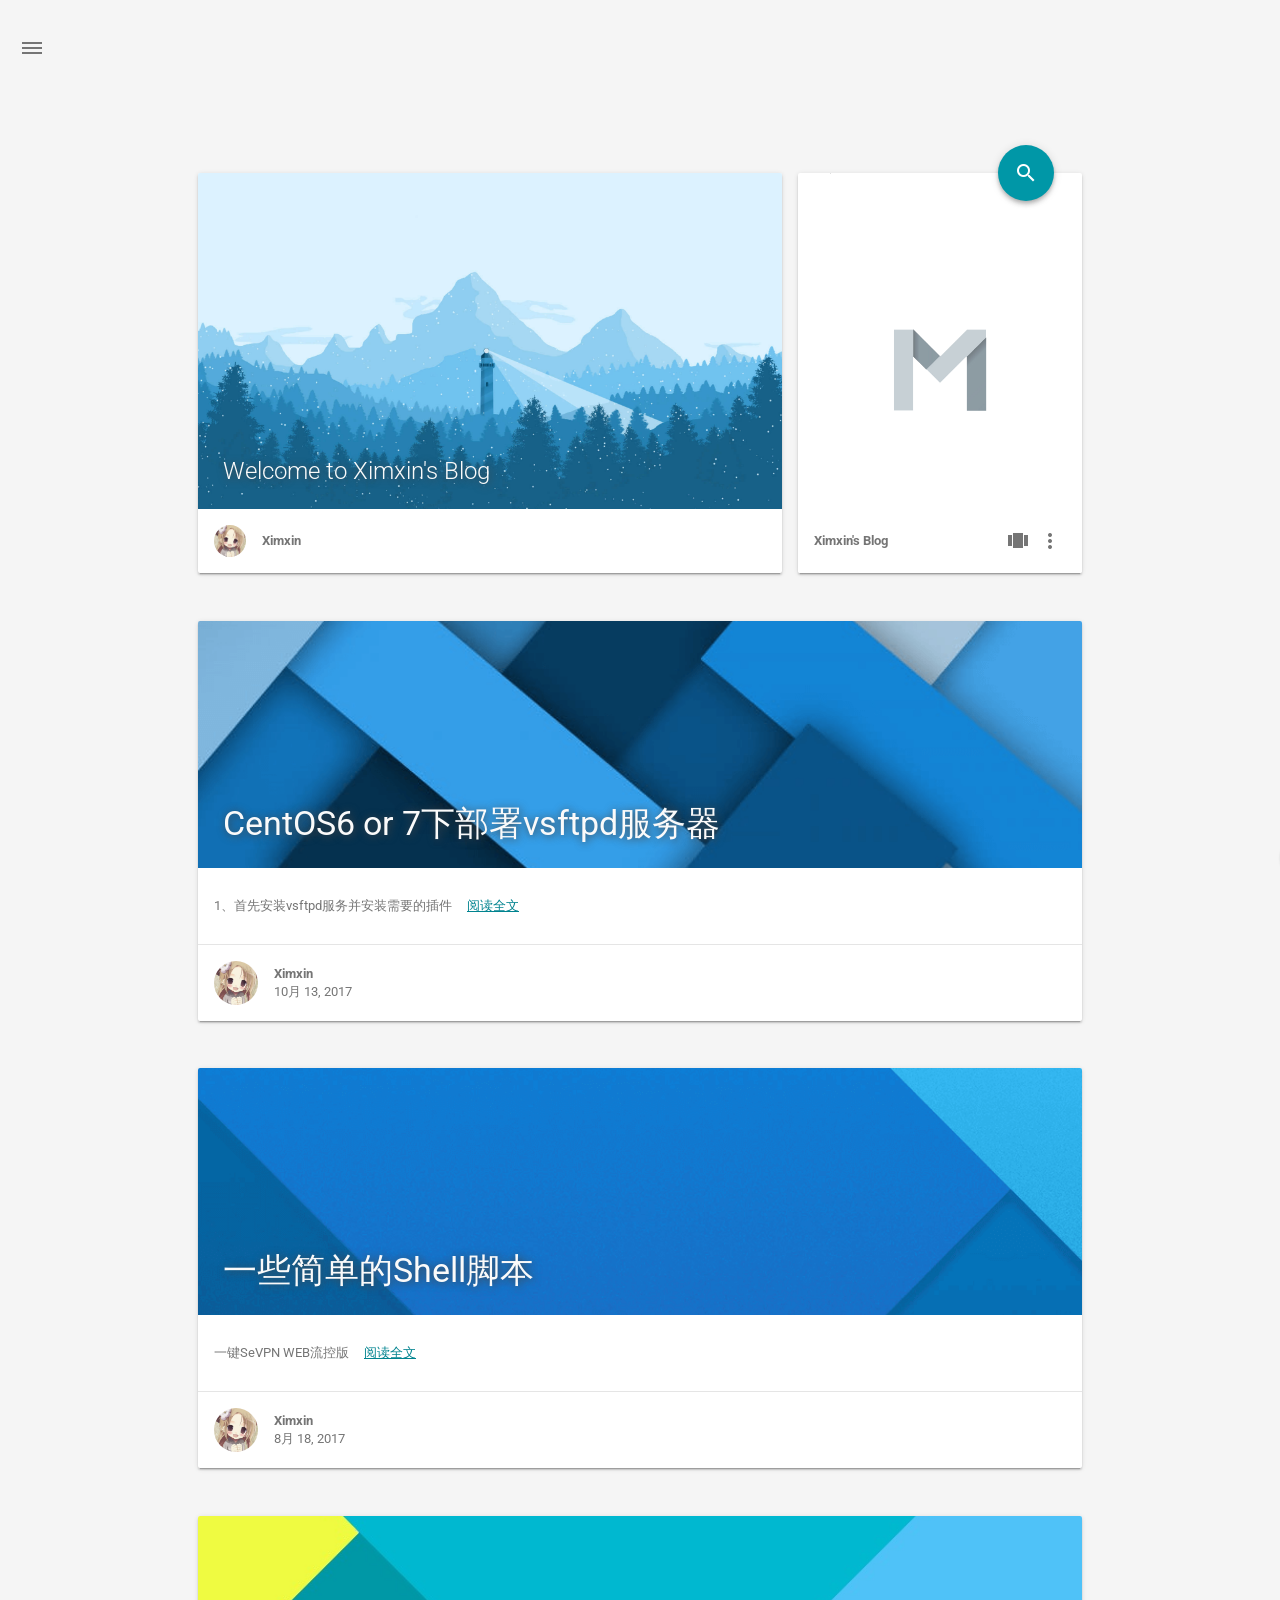
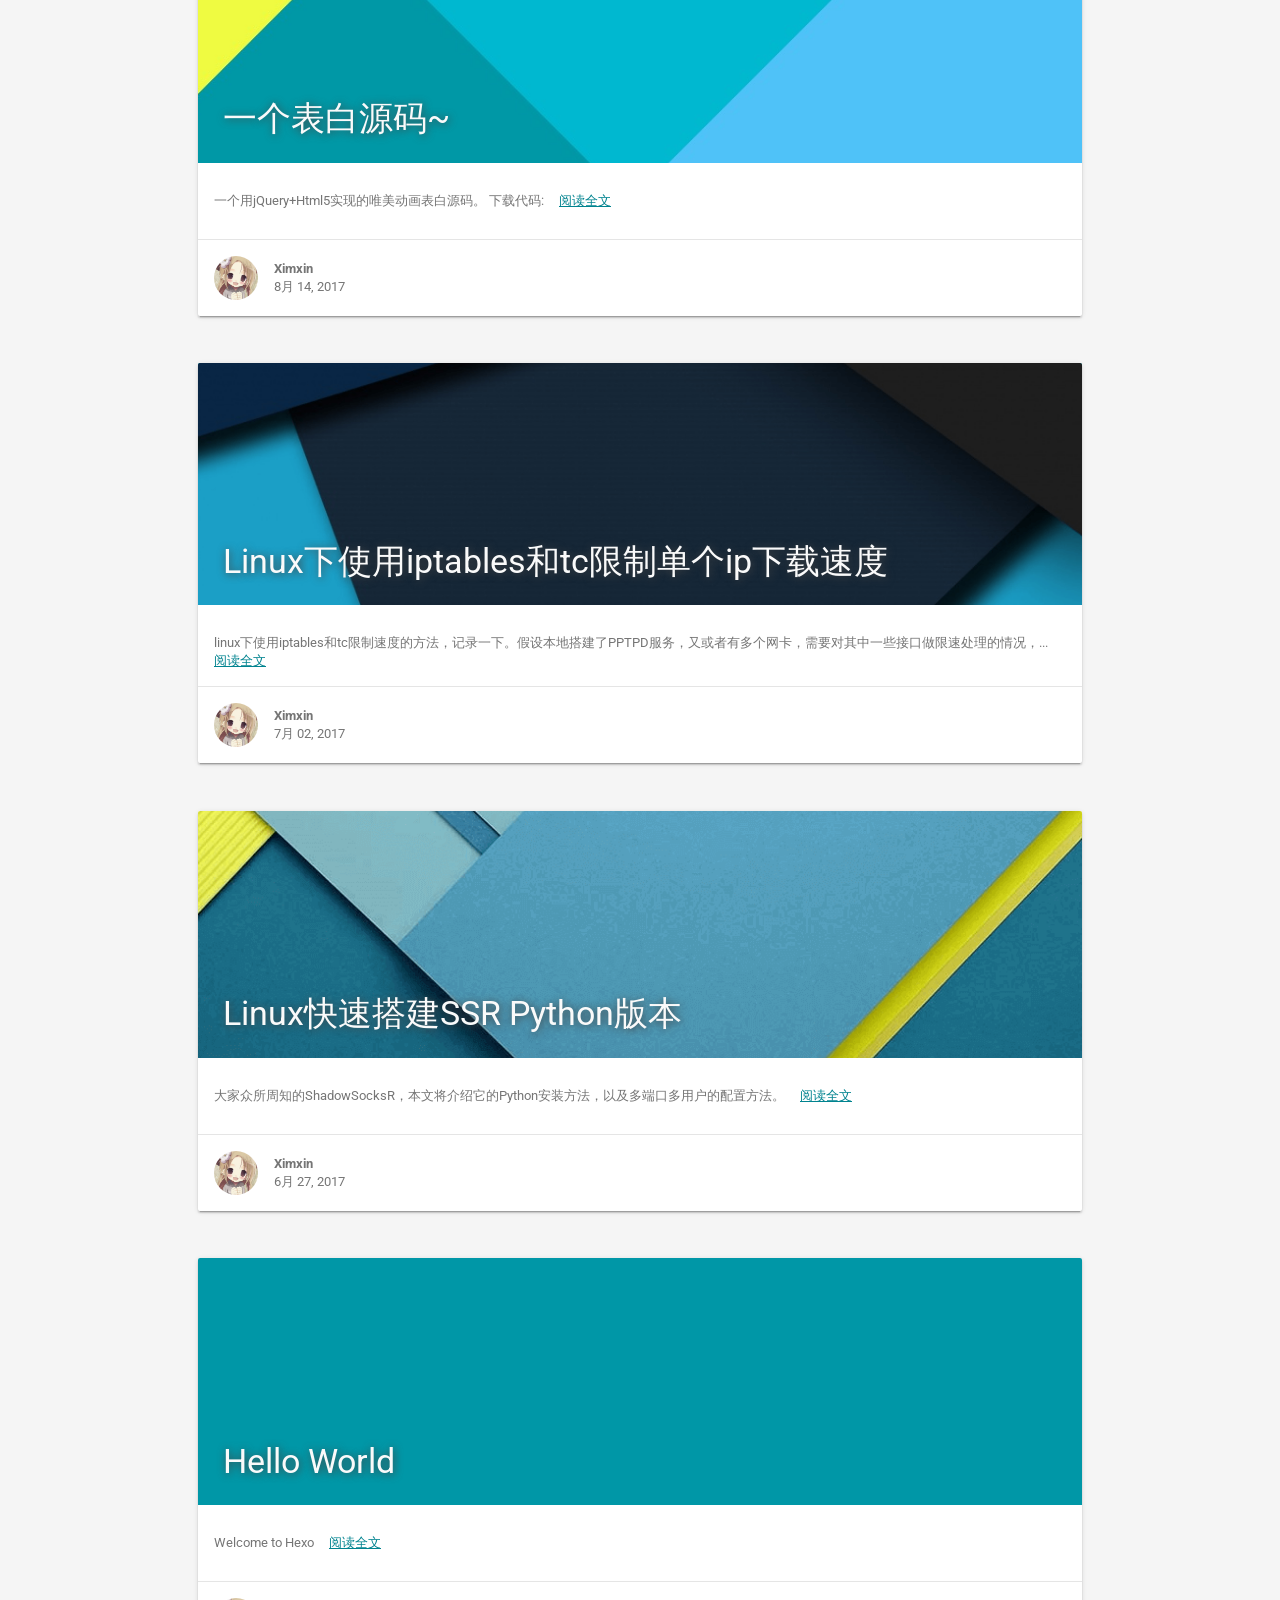
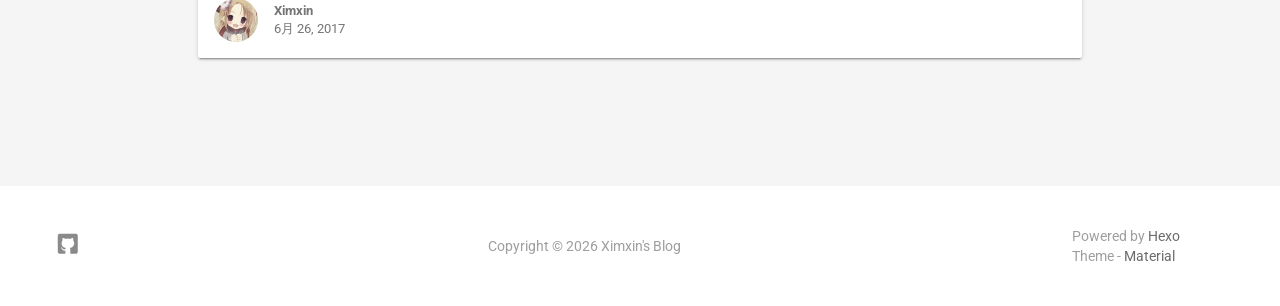
<file: index.html>
<!DOCTYPE html>
<html style="display: none;" lang="zh">
    <head>
    <meta charset="utf-8">
    <!--
        © Material Theme
        https://github.com/viosey/hexo-theme-material
        Version: 1.4.0 -->
    <script>window.materialVersion = "1.4.0"</script>

    <!-- Title -->
    
    <title>
        
        Ximxin&#39;s Blog
    </title>

    <!-- dns prefetch -->
    <meta http-equiv="x-dns-prefetch-control" content="on">
    
    
    
    
    
    
    
    
    
    

    <!-- Meta & Info -->
    <meta http-equiv="X-UA-Compatible">
    <meta name="viewport" content="width=device-width, initial-scale=1, user-scalable=no">
    <meta name="theme-color" content="#0097A7">
    <meta name="author" content="Ximxin">
    <meta name="description" itemprop="description" content="">
    <meta name="keywords" content="Ximxin&#39;s Blog">

    <!-- Site Verification -->
    
    

    <!-- Favicons -->
    <link rel="icon shortcut" type="image/ico" href="/img/favicon.png">
    <link rel="icon" sizes="192x192" href="/img/favicon.png">
    <link rel="apple-touch-icon" href="/img/favicon.png">

    <!--iOS -->
    <meta name="apple-mobile-web-app-title" content="Title">
    <meta name="apple-mobile-web-app-capable" content="yes">
    <meta name="apple-mobile-web-app-status-bar-style" content="black">
    <meta name="HandheldFriendly" content="True">
    <meta name="MobileOptimized" content="480">

    <!-- Add to homescreen for Chrome on Android -->
    <meta name="mobile-web-app-capable" content="yes">

    <!-- Add to homescreen for Safari on iOS -->
    <meta name="apple-mobile-web-app-capable" content="yes">
    <meta name="apple-mobile-web-app-status-bar-style" content="black">
    <meta name="apple-mobile-web-app-title" content="Ximxin&#39;s Blog">

    <!-- The Open Graph protocol -->
    <meta property="og:url" content="http://blog.xmxin.top">
    <meta property="og:type" content="blog">
    <meta property="og:title" content="Ximxin&#39;s Blog">
    <meta property="og:image" content="/img/favicon.png" />
    <meta property="og:description" content="">
    

    

    <!-- The Twitter Card protocol -->
    <meta name="twitter:title" content="Ximxin&#39;s Blog">
    <meta name="twitter:description" content="">
    <meta name="twitter:image" content="/img/favicon.png">
    <meta name="twitter:card" content="summary_large_image" />
    <meta name="twitter:url" content="http://blog.xmxin.top" />

    <!-- Add canonical link for SEO -->
    
        <link rel="canonical" href="http://blog.xmxin.top" />
    

    <!-- Structured-data for SEO -->
    
        
<script type="application/ld+json">
{
    "@context": "http://schema.org",
    "@type": "Website",
    "publisher": {
        "@type": "Organization",
        "name": "Ximxin&#39;s Blog",
        "logo": "/img/favicon.png"
    },
    "url": "http://blog.xmxin.top/index.html",
    "image": {
        "@type": "ImageObject",
        "url": "/img/favicon.png"
    },
    "mainEntityOfPage": {
        "@type": "WebPage",
        "@id": "http://blog.xmxin.top"
    },
    "description": ""
}
</script>




    

    <!--[if lte IE 9]>
        <link rel="stylesheet" href="/css/ie-blocker.css">

        
            <script src="/js/ie-blocker.zhCN.js"></script>
        
    <![endif]-->

    <!-- Import lsloader -->
    <script>(function(){window.lsloader={jsRunSequence:[],jsnamemap:{},cssnamemap:{}};lsloader.removeLS=function(key){try{localStorage.removeItem(key)}catch(e){}};lsloader.setLS=function(key,val){try{localStorage.setItem(key,val)}catch(e){}};lsloader.getLS=function(key){var val="";try{val=localStorage.getItem(key)}catch(e){val=""}return val};versionString="/*"+materialVersion+"*/";lsloader.clean=function(){try{var keys=[];for(var i=0;i<localStorage.length;i++){keys.push(localStorage.key(i))}keys.forEach(function(key){var data=lsloader.getLS(key);if(data&&data.indexOf(versionString)===-1){lsloader.removeLS(key)}})}catch(e){}};lsloader.clean();lsloader.load=function(jsname,jspath,cssonload){cssonload=cssonload||function(){};var code;code=this.getLS(jsname);if(code&&code.indexOf(versionString)===-1){this.removeLS(jsname);this.requestResource(jsname,jspath,cssonload);return}if(code){var versionNumber=code.split(versionString)[0];if(versionNumber!=jspath){console.log("reload:"+jspath);this.removeLS(jsname);this.requestResource(jsname,jspath,cssonload);return}code=code.split(versionString)[1];if(/\.js?.+$/.test(versionNumber)){this.jsRunSequence.push({name:jsname,code:code});this.runjs(jspath,jsname,code)}else{document.getElementById(jsname).appendChild(document.createTextNode(code));cssonload()}}else{this.requestResource(jsname,jspath,cssonload)}};lsloader.requestResource=function(name,path,cssonload){var that=this;if(/\.js?.+$/.test(path)){this.iojs(path,name,function(path,name,code){that.setLS(name,path+versionString+code);that.runjs(path,name,code)})}else if(/\.css?.+$/.test(path)){this.iocss(path,name,function(code){document.getElementById(name).appendChild(document.createTextNode(code));that.setLS(name,path+versionString+code)},cssonload)}};lsloader.iojs=function(path,jsname,callback){var that=this;that.jsRunSequence.push({name:jsname,code:""});try{var xhr=new XMLHttpRequest;xhr.open("get",path,true);xhr.onreadystatechange=function(){if(xhr.readyState==4){if(xhr.status>=200&&xhr.status<300||xhr.status==304){if(xhr.response!=""){callback(path,jsname,xhr.response);return}}that.jsfallback(path,jsname)}};xhr.send(null)}catch(e){that.jsfallback(path,jsname)}};lsloader.iocss=function(path,jsname,callback,cssonload){var that=this;try{var xhr=new XMLHttpRequest;xhr.open("get",path,true);xhr.onreadystatechange=function(){if(xhr.readyState==4){if(xhr.status>=200&&xhr.status<300||xhr.status==304){if(xhr.response!=""){callback(xhr.response);cssonload();return}}that.cssfallback(path,jsname,cssonload)}};xhr.send(null)}catch(e){that.cssfallback(path,jsname,cssonload)}};lsloader.iofonts=function(path,jsname,callback,cssonload){var that=this;try{var xhr=new XMLHttpRequest;xhr.open("get",path,true);xhr.onreadystatechange=function(){if(xhr.readyState==4){if(xhr.status>=200&&xhr.status<300||xhr.status==304){if(xhr.response!=""){callback(xhr.response);cssonload();return}}that.cssfallback(path,jsname,cssonload)}};xhr.send(null)}catch(e){that.cssfallback(path,jsname,cssonload)}};lsloader.runjs=function(path,name,code){if(!!name&&!!code){for(var k in this.jsRunSequence){if(this.jsRunSequence[k].name==name){this.jsRunSequence[k].code=code}}}if(!!this.jsRunSequence[0]&&!!this.jsRunSequence[0].code&&this.jsRunSequence[0].status!="failed"){var script=document.createElement("script");script.appendChild(document.createTextNode(this.jsRunSequence[0].code));script.type="text/javascript";document.getElementsByTagName("head")[0].appendChild(script);this.jsRunSequence.shift();if(this.jsRunSequence.length>0){this.runjs()}}else if(!!this.jsRunSequence[0]&&this.jsRunSequence[0].status=="failed"){var that=this;var script=document.createElement("script");script.src=this.jsRunSequence[0].path;script.type="text/javascript";this.jsRunSequence[0].status="loading";script.onload=function(){that.jsRunSequence.shift();if(that.jsRunSequence.length>0){that.runjs()}};document.body.appendChild(script)}};lsloader.tagLoad=function(path,name){this.jsRunSequence.push({name:name,code:"",path:path,status:"failed"});this.runjs()};lsloader.jsfallback=function(path,name){if(!!this.jsnamemap[name]){return}else{this.jsnamemap[name]=name}for(var k in this.jsRunSequence){if(this.jsRunSequence[k].name==name){this.jsRunSequence[k].code="";this.jsRunSequence[k].status="failed";this.jsRunSequence[k].path=path}}this.runjs()};lsloader.cssfallback=function(path,name,cssonload){if(!!this.cssnamemap[name]){return}else{this.cssnamemap[name]=1}var link=document.createElement("link");link.type="text/css";link.href=path;link.rel="stylesheet";link.onload=link.onerror=cssonload;var root=document.getElementsByTagName("script")[0];root.parentNode.insertBefore(link,root)};lsloader.runInlineScript=function(scriptId,codeId){var code=document.getElementById(codeId).innerText;this.jsRunSequence.push({name:scriptId,code:code});this.runjs()};lsloader.loadCombo=function(jslist){var updateList="";var requestingModules={};for(var k in jslist){var LS=this.getLS(jslist[k].name);if(!!LS){var version=LS.split(versionString)[0];var code=LS.split(versionString)[1]}else{var version=""}if(version==jslist[k].path){this.jsRunSequence.push({name:jslist[k].name,code:code,path:jslist[k].path})}else{this.jsRunSequence.push({name:jslist[k].name,code:null,path:jslist[k].path,status:"comboloading"});requestingModules[jslist[k].name]=true;updateList+=(updateList==""?"":";")+jslist[k].path}}var that=this;if(!!updateList){var xhr=new XMLHttpRequest;xhr.open("get",combo+updateList,true);xhr.onreadystatechange=function(){if(xhr.readyState==4){if(xhr.status>=200&&xhr.status<300||xhr.status==304){if(xhr.response!=""){that.runCombo(xhr.response,requestingModules);return}}else{for(var i in that.jsRunSequence){if(requestingModules[that.jsRunSequence[i].name]){that.jsRunSequence[i].status="failed"}}that.runjs()}}};xhr.send(null)}this.runjs()};lsloader.runCombo=function(comboCode,requestingModules){comboCode=comboCode.split("/*combojs*/");comboCode.shift();for(var k in this.jsRunSequence){if(!!requestingModules[this.jsRunSequence[k].name]&&!!comboCode[0]){this.jsRunSequence[k].status="comboJS";this.jsRunSequence[k].code=comboCode[0];this.setLS(this.jsRunSequence[k].name,this.jsRunSequence[k].path+versionString+comboCode[0]);comboCode.shift()}}this.runjs()}})();</script>

    <!-- Import CSS & jQuery -->
    
        <style id="css/material.min.css"></style><script>if(typeof window.lsLoadCSSMaxNums === "undefined")window.lsLoadCSSMaxNums = 0;window.lsLoadCSSMaxNums++;lsloader.load("css/material.min.css","/css/material.min.css?fJTiM/K1J3dWIruo3pxtAw==",function(){if(typeof window.lsLoadCSSNums === "undefined")window.lsLoadCSSNums = 0;window.lsLoadCSSNums++;if(window.lsLoadCSSNums == window.lsLoadCSSMaxNums)document.documentElement.style.display="";})</script>
        <style id="css/style.min.css"></style><script>if(typeof window.lsLoadCSSMaxNums === "undefined")window.lsLoadCSSMaxNums = 0;window.lsLoadCSSMaxNums++;lsloader.load("css/style.min.css","/css/style.min.css?oCSEO3ST+aEypEwttTDI9g==",function(){if(typeof window.lsLoadCSSNums === "undefined")window.lsLoadCSSNums = 0;window.lsLoadCSSNums++;if(window.lsLoadCSSNums == window.lsLoadCSSMaxNums)document.documentElement.style.display="";})</script>
        
        
            <style>
    
    
    
    
    
    
    
    .footer-sns-github {
        background-image: url([data-uri]);
    }
    
    
    
    
    
</style>

        
        <!-- Config CSS -->

<!-- Other Styles -->
<style>
  body, html {
    font-family: Roboto, "Helvetica Neue", Helvetica, "PingFang SC", "Hiragino Sans GB", "Microsoft YaHei", "微软雅黑", Arial, sans-serif;
  }

  a {
    color: #00838F;
  }

  .mdl-card__media,
  #search-label,
  #search-form-label:after,
  #scheme-Paradox .hot_tags-count,
  #scheme-Paradox .sidebar_archives-count,
  #scheme-Paradox .sidebar-colored .sidebar-header,
  #scheme-Paradox .sidebar-colored .sidebar-badge{
    background-color: #0097A7 !important;
  }

  /* Sidebar User Drop Down Menu Text Color */
  #scheme-Paradox .sidebar-colored .sidebar-nav>.dropdown>.dropdown-menu>li>a:hover,
  #scheme-Paradox .sidebar-colored .sidebar-nav>.dropdown>.dropdown-menu>li>a:focus {
    color: #0097A7 !important;
  }

  #post_entry-right-info,
  .sidebar-colored .sidebar-nav li:hover > a,
  .sidebar-colored .sidebar-nav li:hover > a i,
  .sidebar-colored .sidebar-nav li > a:hover,
  .sidebar-colored .sidebar-nav li > a:hover i,
  .sidebar-colored .sidebar-nav li > a:focus i,
  .sidebar-colored .sidebar-nav > .open > a,
  .sidebar-colored .sidebar-nav > .open > a:hover,
  .sidebar-colored .sidebar-nav > .open > a:focus,
  #ds-reset #ds-ctx .ds-ctx-entry .ds-ctx-head a {
    color: #0097A7 !important;
  }

  .toTop {
    background: #757575 !important;
  }

  .material-layout .material-post>.material-nav,
  .material-layout .material-index>.material-nav,
  .material-nav a {
    color: #757575;
  }

  #scheme-Paradox .MD-burger-layer {
    background-color: #757575;
  }

  #scheme-Paradox #post-toc-trigger-btn {
    color: #757575;
  }

  .post-toc a:hover {
    color: #00838F;
    text-decoration: underline;
  }

</style>


<!-- Theme Background Related-->

    <style>
      body{
        background-color: #F5F5F5;
      }

      /* blog_info bottom background */
      #scheme-Paradox .material-layout .something-else .mdl-card__supporting-text{
        background-color: #fff;
      }
    </style>




<!-- Fade Effect -->

    <style>
      .fade {
        transition: all 800ms linear;
        -webkit-transform: translate3d(0,0,0);
        -moz-transform: translate3d(0,0,0);
        -ms-transform: translate3d(0,0,0);
        -o-transform: translate3d(0,0,0);
        transform: translate3d(0,0,0);
        opacity: 1;
      }

      .fade.out{
        opacity: 0;
      }
    </style>


<!-- Import Font -->

    <link href="https://fonts.googleapis.com/css?family=Roboto:300,400,500" rel="stylesheet">
    <link href="https://fonts.googleapis.com/icon?family=Material+Icons"rel="stylesheet">


        <script>lsloader.load("js/jquery.min.js","/js/jquery.min.js?qcusAULNeBksqffqUM2+Ig==")</script>
    
    
    <script>function Queue(){this.dataStore=[];this.offer=b;this.poll=d;this.execNext=a;this.debug=false;this.startDebug=c;function b(e){if(this.debug){console.log("Offered a Queued Function.")}if(typeof e==="function"){this.dataStore.push(e)}else{console.log("You must offer a function.")}}function d(){if(this.debug){console.log("Polled a Queued Function.")}return this.dataStore.shift()}function a(){var e=this.poll();if(e!==undefined){if(this.debug){console.log("Run a Queued Function.")}e()}}function c(){this.debug=true}}var queue=new Queue();</script>

    <!-- Analytics -->
    

    <!-- Custom Head -->
    
</head>


    
        <body id="scheme-Paradox" class="lazy">
            <div class="material-layout  mdl-js-layout has-drawer is-upgraded">
                

                <!-- Main Container -->
                <main class="material-layout__content" id="main">

                    <!-- Top Anchor -->
                    <div id="top"></div>

                    
                        <!-- Hamburger Button -->
                        <button class="MD-burger-icon sidebar-toggle">
                            <span class="MD-burger-layer"></span>
                        </button>
                    

                    <!-- Index Module -->
<div class="material-index mdl-grid">
    
        <!-- Paradox Header -->
        <!-- Daily pic -->
<div class="mdl-card mdl-shadow--2dp daily-pic mdl-cell mdl-cell--8-col index-top-block">

    <!-- Pic & Slogan -->
    <div class="mdl-card__media mdl-color-text--grey-50" style="background-image:url(/img/daily_pic.png)">
        <p class="index-top-block-slogan"><a href="#">
        
            
                Welcome to Ximxin's Blog
            
        
        </a></p>
    </div>

    <!-- Avatar & Name -->
    <div class="mdl-card__supporting-text meta mdl-color-text--grey-600">
        <!-- Author Avatar -->
        <div id="author-avatar">
            <img src="/img/avatar.png" width="32px" height="32px" alt="avatar">
        </div>
        <div>
            <strong>Ximxin</strong>
        </div>
    </div>
</div>

        <!-- Blog info -->
<div class="mdl-card mdl-shadow--2dp something-else mdl-cell mdl-cell--8-col mdl-cell--4-col-desktop index-top-block">

    <!-- Search -->
    
    <!-- Google -->
    <div class="mdl-textfield mdl-js-textfield mdl-textfield--expandable" method="post" action="">
        <label id="search-label" class="mdl-button mdl-js-ripple-effect mdl-js-button mdl-button--fab mdl-color--accent mdl-shadow--4dp" for="search">
            <i class="material-icons mdl-color-text--white" role="presentation">search</i>
        </label>

        <form autocomplete="off" id="search-form" method="get" action="//google.com/search" accept-charset="UTF-8" class="mdl-textfield__expandable-holder" target="_blank">
            <input class="mdl-textfield__input search-input" type="search" name="q" id="search" placeholder="">
            <label id="search-form-label" class="mdl-textfield__label" for="search"></label>

            <input type="hidden" name="sitesearch" value="http://blog.xmxin.top">
        </form>
    </div>







    <!-- LOGO -->
    <div class="something-else-logo mdl-color--white mdl-color-text--grey-600">
        <a href="#" target="_blank">
            <img src="/img/logo.png" alt="logo" />
        </a>
    </div>

    <!-- Infomation -->
    <div class="mdl-card__supporting-text meta meta--fill mdl-color-text--grey-600">
        <!-- Blog Title -->
        <div>
            <strong>Ximxin&#39;s Blog</strong>
        </div>
        <div class="section-spacer"></div>

        <!-- Pages -->
        <button id="show-pages-button" class="mdl-button mdl-js-button mdl-js-ripple-effect mdl-button--icon">
            <i class="material-icons" role="presentation">view_carousel</i>
            <span class="visuallyhidden">Pages</span>
        </button>
        <ul class="mdl-menu mdl-js-menu mdl-menu--bottom-right" for="show-pages-button">
            
                <a class="index_share-link" href="/about" title="关于我">
                    <li class="mdl-menu__item mdl-js-ripple-effect">
                        关于我
                    </li>
                </a>
            
        </ul>

        <!-- Menu -->
        <button id="menubtn" class="mdl-button mdl-js-button mdl-js-ripple-effect mdl-button--icon">
            <i class="material-icons" role="presentation">more_vert</i>
            <span class="visuallyhidden">show menu</span>
        </button>
        <ul class="mdl-menu mdl-js-menu mdl-menu--bottom-right" for="menubtn">
            

            

            
                <a class="index_share-link" href="http://service.weibo.com/share/share.php?appkey=&title=Ximxin&#39;s Blog&url=http://blog.xmxin.top/&pic=&searchPic=false&style=simple" target="_blank">
                    <li class="mdl-menu__item mdl-js-ripple-effect">
                        分享到微博
                    </li>
                </a>
            

            
                <a class="index_share-link" href="https://twitter.com/intent/tweet?text=Ximxin&#39;s Blog&url=http://blog.xmxin.top/&via=Ximxin" target="_blank">
                    <li class="mdl-menu__item mdl-js-ripple-effect">
                        分享到 Twitter
                    </li>
                </a>
            

            
                <a class="index_share-link" href="https://www.facebook.com/sharer/sharer.php?u=http://blog.xmxin.top/index.html" target="_blank">
                    <li class="mdl-menu__item mdl-js-ripple-effect">
                        分享到 Facebook
                    </li>
                </a>
            

            
                <a class="index_share-link" href="https://plus.google.com/share?url=http://blog.xmxin.top/" target="_blank">
                    <li class="mdl-menu__item mdl-js-ripple-effect">
                        分享到 Google+
                    </li>
                </a>
            

            

            
                <a class="post_share-link" href="http://connect.qq.com/widget/shareqq/index.html?site=Ximxin&#39;s Blog&title=Ximxin&#39;s Blog&summary=&pics=http://blog.xmxin.top/img/favicon.png&url=http://blog.xmxin.top/" target="_blank">
                    <li class="mdl-menu__item">
                        分享到 QQ
                    </li>
                </a>
            

            
        </ul>
    </div>
</div>

    
    <div class="locate-thumbnail-symbol"></div>

    <!-- Pin on top -->
    

    <!-- Normal Post -->
    
        
            
                <!-- Paradox Thumbnail -->
                <div class="post_entry-module mdl-card mdl-shadow--2dp mdl-cell mdl-cell--12-col fade out">
    <!-- Post Thumbnail -->
    
        
            <!-- Random Thumbnail -->
            <div class="post_thumbnail-random mdl-card__media mdl-color-text--grey-50">
        
    

        <!-- Post Title -->
        <p class="article-headline-p"><a href="/2017/10/13/CentOS6 or 7部署vsftpd服务器/">CentOS6 or 7下部署vsftpd服务器</a></p>
    </div>

    <!-- Post Excerpt -->
    <div class="mdl-color-text--grey-600 mdl-card__supporting-text post_entry-content">
        
            1、首先安装vsftpd服务并安装需要的插件

        
        &nbsp;&nbsp;&nbsp;
        <span>
            <a href="/2017/10/13/CentOS6 or 7部署vsftpd服务器/" target="_self">阅读全文</a>
        </span>
    </div>
    <!-- Post_entry Info-->
    <div id="post_entry-info">
        <div id="post_entry-left-info" class="mdl-card__supporting-text meta mdl-color-text--grey-600 ">
            <!-- Author Avatar -->
            <div id="author-avatar">
                <img src="/img/avatar.png" width="44px" height="44px" alt="Ximxin's avatar">
            </div>
            <div>
                <strong>Ximxin</strong>
                <span>10月 13, 2017</span>
            </div>
        </div>
        <div id="post_entry-right-info">
            <!-- Category -->
            <span class="post_entry-category">
                
            </span>

            

            

            <!-- Post Views -->
            <span class="post_entry-views">
            </span>
        </div>
    </div>
</div>

            
            
        
    
        
            
                <!-- Paradox Thumbnail -->
                <div class="post_entry-module mdl-card mdl-shadow--2dp mdl-cell mdl-cell--12-col fade out">
    <!-- Post Thumbnail -->
    
        
            <!-- Random Thumbnail -->
            <div class="post_thumbnail-random mdl-card__media mdl-color-text--grey-50">
        
    

        <!-- Post Title -->
        <p class="article-headline-p"><a href="/2017/08/18/一些简单的Shell脚本/">一些简单的Shell脚本</a></p>
    </div>

    <!-- Post Excerpt -->
    <div class="mdl-color-text--grey-600 mdl-card__supporting-text post_entry-content">
        
            一键SeVPN WEB流控版
        
        &nbsp;&nbsp;&nbsp;
        <span>
            <a href="/2017/08/18/一些简单的Shell脚本/" target="_self">阅读全文</a>
        </span>
    </div>
    <!-- Post_entry Info-->
    <div id="post_entry-info">
        <div id="post_entry-left-info" class="mdl-card__supporting-text meta mdl-color-text--grey-600 ">
            <!-- Author Avatar -->
            <div id="author-avatar">
                <img src="/img/avatar.png" width="44px" height="44px" alt="Ximxin's avatar">
            </div>
            <div>
                <strong>Ximxin</strong>
                <span>8月 18, 2017</span>
            </div>
        </div>
        <div id="post_entry-right-info">
            <!-- Category -->
            <span class="post_entry-category">
                
            </span>

            

            

            <!-- Post Views -->
            <span class="post_entry-views">
            </span>
        </div>
    </div>
</div>

            
            
        
    
        
            
                <!-- Paradox Thumbnail -->
                <div class="post_entry-module mdl-card mdl-shadow--2dp mdl-cell mdl-cell--12-col fade out">
    <!-- Post Thumbnail -->
    
        
            <!-- Random Thumbnail -->
            <div class="post_thumbnail-random mdl-card__media mdl-color-text--grey-50">
        
    

        <!-- Post Title -->
        <p class="article-headline-p"><a href="/2017/08/14/一个表白源码/">一个表白源码~</a></p>
    </div>

    <!-- Post Excerpt -->
    <div class="mdl-color-text--grey-600 mdl-card__supporting-text post_entry-content">
        
            一个用jQuery+Html5实现的唯美动画表白源码。
下载代码:  
        
        &nbsp;&nbsp;&nbsp;
        <span>
            <a href="/2017/08/14/一个表白源码/" target="_self">阅读全文</a>
        </span>
    </div>
    <!-- Post_entry Info-->
    <div id="post_entry-info">
        <div id="post_entry-left-info" class="mdl-card__supporting-text meta mdl-color-text--grey-600 ">
            <!-- Author Avatar -->
            <div id="author-avatar">
                <img src="/img/avatar.png" width="44px" height="44px" alt="Ximxin's avatar">
            </div>
            <div>
                <strong>Ximxin</strong>
                <span>8月 14, 2017</span>
            </div>
        </div>
        <div id="post_entry-right-info">
            <!-- Category -->
            <span class="post_entry-category">
                
            </span>

            

            

            <!-- Post Views -->
            <span class="post_entry-views">
            </span>
        </div>
    </div>
</div>

            
            
        
    
        
            
                <!-- Paradox Thumbnail -->
                <div class="post_entry-module mdl-card mdl-shadow--2dp mdl-cell mdl-cell--12-col fade out">
    <!-- Post Thumbnail -->
    
        
            <!-- Random Thumbnail -->
            <div class="post_thumbnail-random mdl-card__media mdl-color-text--grey-50">
        
    

        <!-- Post Title -->
        <p class="article-headline-p"><a href="/2017/07/02/Linux下使用iptables和tc限制单个ip下载速度/">Linux下使用iptables和tc限制单个ip下载速度</a></p>
    </div>

    <!-- Post Excerpt -->
    <div class="mdl-color-text--grey-600 mdl-card__supporting-text post_entry-content">
        
            linux下使用iptables和tc限制速度的方法，记录一下。假设本地搭建了PPTPD服务，又或者有多个网卡，需要对其中一些接口做限速处理的情况，...
        
        &nbsp;&nbsp;&nbsp;
        <span>
            <a href="/2017/07/02/Linux下使用iptables和tc限制单个ip下载速度/" target="_self">阅读全文</a>
        </span>
    </div>
    <!-- Post_entry Info-->
    <div id="post_entry-info">
        <div id="post_entry-left-info" class="mdl-card__supporting-text meta mdl-color-text--grey-600 ">
            <!-- Author Avatar -->
            <div id="author-avatar">
                <img src="/img/avatar.png" width="44px" height="44px" alt="Ximxin's avatar">
            </div>
            <div>
                <strong>Ximxin</strong>
                <span>7月 02, 2017</span>
            </div>
        </div>
        <div id="post_entry-right-info">
            <!-- Category -->
            <span class="post_entry-category">
                
            </span>

            

            

            <!-- Post Views -->
            <span class="post_entry-views">
            </span>
        </div>
    </div>
</div>

            
            
        
    
        
            
                <!-- Paradox Thumbnail -->
                <div class="post_entry-module mdl-card mdl-shadow--2dp mdl-cell mdl-cell--12-col fade out">
    <!-- Post Thumbnail -->
    
        
            <!-- Random Thumbnail -->
            <div class="post_thumbnail-random mdl-card__media mdl-color-text--grey-50">
        
    

        <!-- Post Title -->
        <p class="article-headline-p"><a href="/2017/06/27/Linux手动搭建SSR-Python版本/">Linux快速搭建SSR Python版本</a></p>
    </div>

    <!-- Post Excerpt -->
    <div class="mdl-color-text--grey-600 mdl-card__supporting-text post_entry-content">
        
            大家众所周知的ShadowSocksR，本文将介绍它的Python安装方法，以及多端口多用户的配置方法。

        
        &nbsp;&nbsp;&nbsp;
        <span>
            <a href="/2017/06/27/Linux手动搭建SSR-Python版本/" target="_self">阅读全文</a>
        </span>
    </div>
    <!-- Post_entry Info-->
    <div id="post_entry-info">
        <div id="post_entry-left-info" class="mdl-card__supporting-text meta mdl-color-text--grey-600 ">
            <!-- Author Avatar -->
            <div id="author-avatar">
                <img src="/img/avatar.png" width="44px" height="44px" alt="Ximxin's avatar">
            </div>
            <div>
                <strong>Ximxin</strong>
                <span>6月 27, 2017</span>
            </div>
        </div>
        <div id="post_entry-right-info">
            <!-- Category -->
            <span class="post_entry-category">
                
            </span>

            

            

            <!-- Post Views -->
            <span class="post_entry-views">
            </span>
        </div>
    </div>
</div>

            
            
        
    
        
            
                <!-- Paradox Thumbnail -->
                <div class="post_entry-module mdl-card mdl-shadow--2dp mdl-cell mdl-cell--12-col fade out">
    <!-- Post Thumbnail -->
    
        
            <!-- Random Thumbnail -->
            <div class="post_thumbnail-random mdl-card__media mdl-color-text--grey-50">
        
    

        <!-- Post Title -->
        <p class="article-headline-p"><a href="/2017/06/26/hello-world/">Hello World</a></p>
    </div>

    <!-- Post Excerpt -->
    <div class="mdl-color-text--grey-600 mdl-card__supporting-text post_entry-content">
        
            Welcome to Hexo
        
        &nbsp;&nbsp;&nbsp;
        <span>
            <a href="/2017/06/26/hello-world/" target="_self">阅读全文</a>
        </span>
    </div>
    <!-- Post_entry Info-->
    <div id="post_entry-info">
        <div id="post_entry-left-info" class="mdl-card__supporting-text meta mdl-color-text--grey-600 ">
            <!-- Author Avatar -->
            <div id="author-avatar">
                <img src="/img/avatar.png" width="44px" height="44px" alt="Ximxin's avatar">
            </div>
            <div>
                <strong>Ximxin</strong>
                <span>6月 26, 2017</span>
            </div>
        </div>
        <div id="post_entry-right-info">
            <!-- Category -->
            <span class="post_entry-category">
                
            </span>

            

            

            <!-- Post Views -->
            <span class="post_entry-views">
            </span>
        </div>
    </div>
</div>

            
            
        
    

    

    
        <script type="text/ls-javascript" id="thumbnail-script">
    var randomNum;

    var locatePost = $('.locate-thumbnail-symbol').next();
    for(var i = 0; i < 10; i++) {
        randomNum = Math.floor(Math.random() * 19 + 1);

        locatePost.children('.post_thumbnail-random').attr('id', 'random_thumbnail-'+randomNum);
        locatePost.children('.post_thumbnail-random').attr('data-original', '/img/random/material-' + randomNum + '.png');
    $('.post_thumbnail-random').addClass('lazy');

        locatePost = locatePost.next();
    }
</script>

    
</div>


                    
                        <!-- Overlay For Active Sidebar -->
<div class="sidebar-overlay"></div>

<!-- Material sidebar -->
<aside id="sidebar" class="sidebar sidebar-colored sidebar-fixed-left" role="navigation">
    <div id="sidebar-main">
        <!-- Sidebar Header -->
        <div class="sidebar-header header-cover" style="background-image: url(/img/sidebar_header.png);">
    <!-- Top bar -->
    <div class="top-bar"></div>

    <!-- Sidebar toggle button -->
    <button type="button" class="sidebar-toggle mdl-button mdl-js-button mdl-js-ripple-effect mdl-button--icon" style="display: initial;" data-upgraded=",MaterialButton,MaterialRipple">
        <i class="material-icons">clear_all</i>
        <span class="mdl-button__ripple-container">
            <span class="mdl-ripple">
            </span>
        </span>
    </button>

    <!-- Sidebar Avatar -->
    <div class="sidebar-image">
        <img src="/img/avatar.png" alt="Ximxin's avatar">
    </div>

    <!-- Sidebar Email -->
    <a data-toggle="dropdown" class="sidebar-brand" href="#settings-dropdown">
        lhb2495536292@gmail.com
        <b class="caret"></b>
    </a>
</div>


        <!-- Sidebar Navigation  -->
        <ul class="nav sidebar-nav">
    <!-- User dropdown  -->
    <li class="dropdown">
        <ul id="settings-dropdown" class="dropdown-menu">
            
                <li>
                    <a href="#" target="_blank" title="Email Me">
                        
                            <i class="material-icons sidebar-material-icons sidebar-indent-left1pc-element">email</i>
                        
                        Email Me
                    </a>
                </li>
            
        </ul>
    </li>

    <!-- Homepage -->
    
        <li id="sidebar-first-li">
            <a href="/">
                
                    <i class="material-icons sidebar-material-icons">home</i>
                
                主页
            </a>
        </li>
        
            <li class="divider"></li>
        
    

    <!-- Archives  -->
    
        <li class="dropdown">
            <a href="#" class="ripple-effect dropdown-toggle" data-toggle="dropdown">
                
                    <i class="material-icons sidebar-material-icons">inbox</i>
                
                    归档
                <b class="caret"></b>
            </a>
            <ul class="dropdown-menu">
            <li>
                <a class="sidebar_archives-link" href="/archives/2017/10/">十月 2017<span class="sidebar_archives-count">1</span></a></li><li><a class="sidebar_archives-link" href="/archives/2017/08/">八月 2017<span class="sidebar_archives-count">2</span></a></li><li><a class="sidebar_archives-link" href="/archives/2017/07/">七月 2017<span class="sidebar_archives-count">1</span></a></li><li><a class="sidebar_archives-link" href="/archives/2017/06/">六月 2017<span class="sidebar_archives-count">2</span></a>
            </ul>
        </li>
        
            <li class="divider"></li>
        
    

    <!-- Categories  -->
    

    <!-- Pages  -->
    
        <li>
            <a href="/about" title="关于我">
                
                    <i class="material-icons sidebar-material-icons">person</i>
                
                关于我
            </a>
        </li>
        
            <li class="divider"></li>
        
    

    <!-- Article Number  -->
    
        <li>
            <a href="/archives">
                文章总数
                <span class="sidebar-badge">6</span>
            </a>
        </li>
        
            <li class="divider"></li>
        
    
</ul>


        <!-- Sidebar Footer -->
        <!--
I'm glad you use this theme, the development is no so easy, I hope you can keep the copyright, I will thank you so much.
If you still want to delete the copyrights, could you still retain the first one? Which namely "Theme Material"
It will not impact the appearance and can give developers a lot of support :)

很高兴您使用并喜欢该主题，开发不易 十分谢谢与希望您可以保留一下版权声明。
如果您仍然想删除的话 能否只保留第一项呢？即 "Theme Material"
它不会影响美观并可以给开发者很大的支持和动力。 :)
-->

<!-- Sidebar Divider -->


<!-- Theme Material -->

    <a href="https://github.com/viosey/hexo-theme-material"  class="sidebar-footer-text-a" target="_blank">
        <div class="sidebar-text mdl-button mdl-js-button mdl-js-ripple-effect sidebar-footer-text-div" data-upgraded=",MaterialButton,MaterialRipple">
            主题 - Material
            <span class="sidebar-badge badge-circle">i</span>
        </div>
    </a>


<!-- Help & Support -->
<!--

-->

<!-- Feedback -->
<!--

-->

<!-- About Theme -->
<!--

-->

    </div>

    <!-- Sidebar Image -->
    

</aside>

                    

                    
                        <!-- Footer Top Button -->
                        <div id="back-to-top" class="toTop-wrap">
    <a href="#top" class="toTop">
        <i class="material-icons footer_top-i">expand_less</i>
    </a>
</div>

                    

                    <!--Footer-->
<footer class="mdl-mini-footer" id="bottom">
    
        <!-- Paradox Footer Left Section -->
        <div class="mdl-mini-footer--left-section sns-list">
    <!-- Twitter -->
    

    <!-- Facebook -->
    

    <!-- Google + -->
    

    <!-- Weibo -->
    

    <!-- Instagram -->
    

    <!-- Tumblr -->
    

    <!-- Github -->
    
        <a href="https://github.com/Ximxin" target="_blank">
            <button class="mdl-mini-footer--social-btn social-btn footer-sns-github">
                <span class="visuallyhidden">Github</span>
            </button><!--
     --></a>
    

    <!-- LinkedIn -->
    

    <!-- Zhihu -->
    

    <!-- Bilibili -->
    

    <!-- Telegram -->
    
</div>


        <!--Copyright-->
        <div id="copyright">
            Copyright&nbsp;©<script type="text/javascript">var fd = new Date();document.write("&nbsp;" + fd.getFullYear() + "&nbsp;");</script>Ximxin's Blog
        </div>

        <!-- Paradox Footer Right Section -->

        <!--
        I am glad you use this theme, the development is no so easy, I hope you can keep the copyright.
        It will not impact the appearance and can give developers a lot of support :)

        很高兴您使用该主题，开发不易，希望您可以保留一下版权声明。
        它不会影响美观并可以给开发者很大的支持。 :)
        -->

        <div class="mdl-mini-footer--right-section">
            <div>
                <div class="footer-develop-div">Powered by <a href="https://hexo.io" target="_blank" class="footer-develop-a">Hexo</a></div>
                <div class="footer-develop-div">Theme - <a href="https://github.com/viosey/hexo-theme-material" target="_blank" class="footer-develop-a">Material</a></div>
            </div>
        </div>
    
</footer>


                    <!-- Import File -->


    <script>lsloader.load("js/lazyload.min.js","/js/lazyload.min.js?1BcfzuNXqV+ntF6gq+5X3Q==")</script>
    <script>lsloader.load("js/js.min.js","/js/js.min.js?oAl/+lvaqTFV31JXTmbrNA==")</script>



    <script>lsloader.load("js/nprogress.js","/js/nprogress.js?pl3Qhb9lvqR1FlyLUna1Yw==")</script>


<script type="text/ls-javascript" id="NProgress-script">
    NProgress.configure({
        showSpinner: true
    });
    NProgress.start();
    $('#nprogress .bar').css({
        'background': '#29d'
    });
    $('#nprogress .peg').css({
        'box-shadow': '0 0 10px #29d, 0 0 15px #29d'
    });
    $('#nprogress .spinner-icon').css({
        'border-top-color': '#29d',
        'border-left-color': '#29d'
    });
    setTimeout(function() {
        NProgress.done();
        $('.fade').removeClass('out');
    }, 800);
</script>



    
        <script>lsloader.load("js/smoothscroll.js","/js/smoothscroll.js?lOy/ACj5suSNi7ZVFVbpFQ==")</script>
    










    <!-- Swiftye -->
    

    <!-- Local Search-->
    


<!-- UC Browser Compatible -->
<script>
	var agent = navigator.userAgent.toLowerCase();
	if(agent.indexOf('ucbrowser')>0) {
		document.write('<link rel="stylesheet" href="/css/uc.css">');
	   alert('由于 UC 浏览器使用极旧的内核，而本网站使用了一些新的特性。\n为了您能更好的浏览，推荐使用 Chrome 或 Firefox 浏览器。');
	}
</script>

<!-- Window Load-->
<script type="text/ls-javascript" id="window-load">
    $(window).on('load', function() {
        // Post_Toc parent position fixed
        $('.post-toc-wrap').parent('.mdl-menu__container').css('position', 'fixed');
    });
</script>

<!-- MathJax Load-->

<script type="text/ls-javascript" id="lazy-load">
    // Offer LazyLoad
    queue.offer(function(){
        $('.lazy').lazyload({
            effect : 'show'
        });
    });

    // Start Queue
    $(document).ready(function(){
        setInterval(function(){
            queue.execNext();
        },200);
    });
</script>

<!-- Bing Background -->


<script>
    (function(){
        var scriptList = document.querySelectorAll('script[type="text/ls-javascript"]')

        for (var i = 0; i < scriptList.length; ++i) {
            var item = scriptList[i];
            lsloader.runInlineScript(item.id,item.id);
        }
    })()
console.log('\n %c © Material Theme | Version: 1.4.0 | https://github.com/viosey/hexo-theme-material %c \n', 'color:#455a64;background:#e0e0e0;padding:5px 0;border-top-left-radius:5px;border-bottom-left-radius:5px;', 'color:#455a64;background:#e0e0e0;padding:5px 0;border-top-right-radius:5px;border-bottom-right-radius:5px;');
</script>

                </main>
            </div>
        </body>
    
</html>
</file>
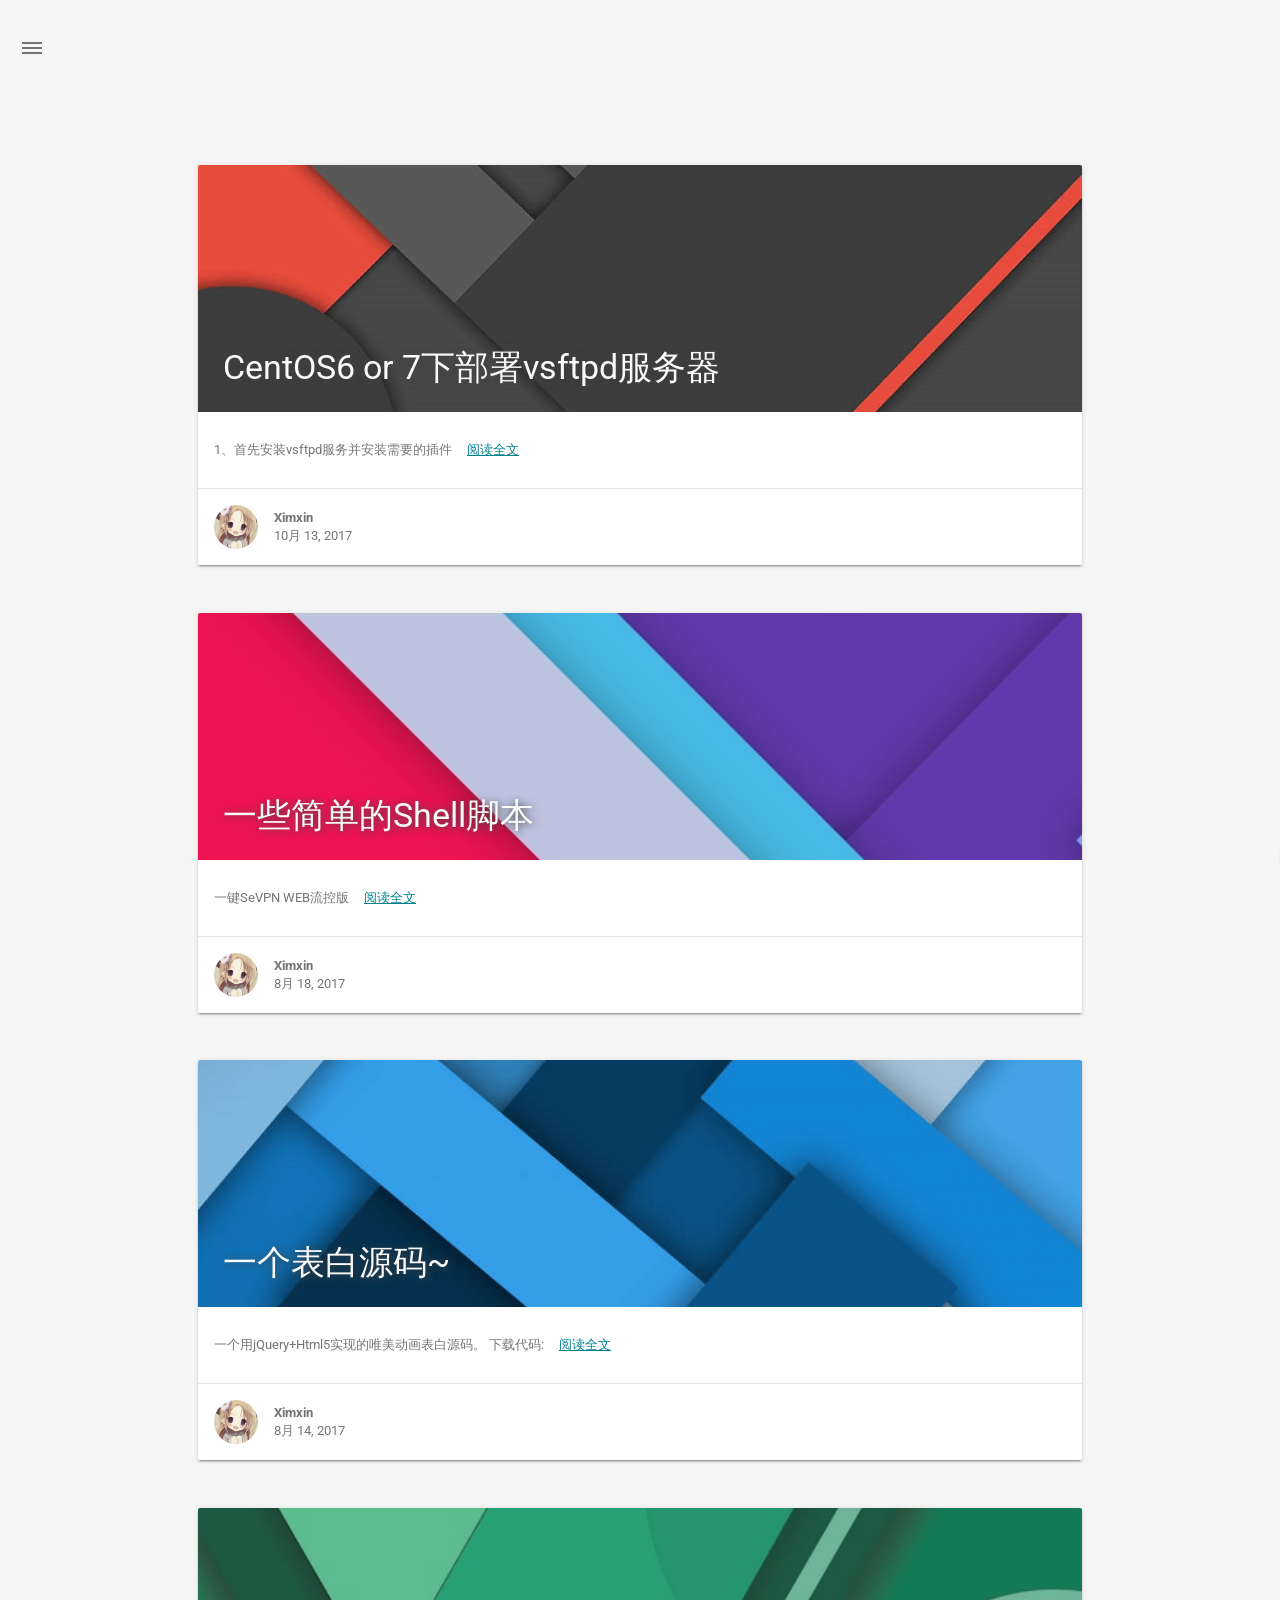
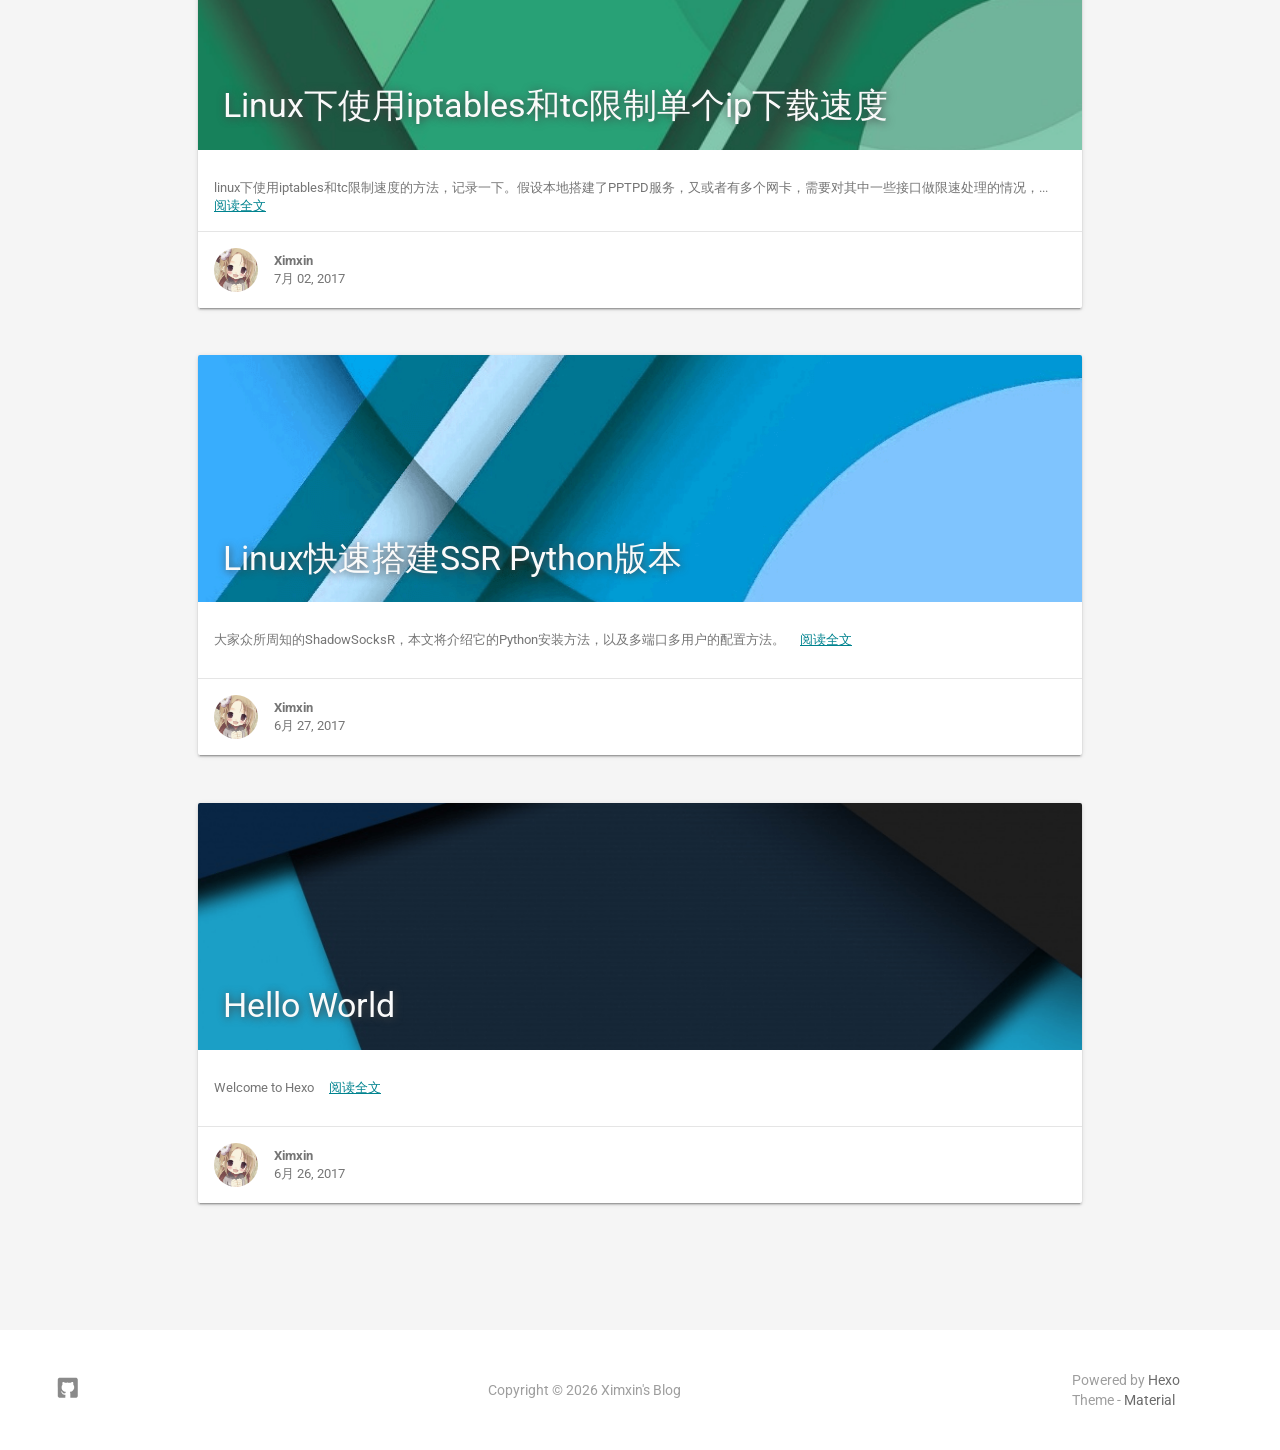
<file: archives/index.html>
<!DOCTYPE html>
<html style="display: none;" lang="zh">
    <head>
    <meta charset="utf-8">
    <!--
        © Material Theme
        https://github.com/viosey/hexo-theme-material
        Version: 1.4.0 -->
    <script>window.materialVersion = "1.4.0"</script>

    <!-- Title -->
    
    <title>
        
            归档 | 
        
        Ximxin&#39;s Blog
    </title>

    <!-- dns prefetch -->
    <meta http-equiv="x-dns-prefetch-control" content="on">
    
    
    
    
    
    
    
    
    
    

    <!-- Meta & Info -->
    <meta http-equiv="X-UA-Compatible">
    <meta name="viewport" content="width=device-width, initial-scale=1, user-scalable=no">
    <meta name="theme-color" content="#0097A7">
    <meta name="author" content="Ximxin">
    <meta name="description" itemprop="description" content="">
    <meta name="keywords" content="Ximxin&#39;s Blog">

    <!-- Site Verification -->
    
    

    <!-- Favicons -->
    <link rel="icon shortcut" type="image/ico" href="/img/favicon.png">
    <link rel="icon" sizes="192x192" href="/img/favicon.png">
    <link rel="apple-touch-icon" href="/img/favicon.png">

    <!--iOS -->
    <meta name="apple-mobile-web-app-title" content="Title">
    <meta name="apple-mobile-web-app-capable" content="yes">
    <meta name="apple-mobile-web-app-status-bar-style" content="black">
    <meta name="HandheldFriendly" content="True">
    <meta name="MobileOptimized" content="480">

    <!-- Add to homescreen for Chrome on Android -->
    <meta name="mobile-web-app-capable" content="yes">

    <!-- Add to homescreen for Safari on iOS -->
    <meta name="apple-mobile-web-app-capable" content="yes">
    <meta name="apple-mobile-web-app-status-bar-style" content="black">
    <meta name="apple-mobile-web-app-title" content="Ximxin&#39;s Blog">

    <!-- The Open Graph protocol -->
    <meta property="og:url" content="http://blog.xmxin.top">
    <meta property="og:type" content="blog">
    <meta property="og:title" content="归档 | Ximxin&#39;s Blog">
    <meta property="og:image" content="/img/favicon.png" />
    <meta property="og:description" content="">
    

    

    <!-- The Twitter Card protocol -->
    <meta name="twitter:title" content="归档 | Ximxin&#39;s Blog">
    <meta name="twitter:description" content="">
    <meta name="twitter:image" content="/img/favicon.png">
    <meta name="twitter:card" content="summary_large_image" />
    <meta name="twitter:url" content="http://blog.xmxin.top" />

    <!-- Add canonical link for SEO -->
    
        <link rel="canonical" href="http://blog.xmxin.top/archives/index.html" />
    

    <!-- Structured-data for SEO -->
    
        



    

    <!--[if lte IE 9]>
        <link rel="stylesheet" href="/css/ie-blocker.css">

        
            <script src="/js/ie-blocker.zhCN.js"></script>
        
    <![endif]-->

    <!-- Import lsloader -->
    <script>(function(){window.lsloader={jsRunSequence:[],jsnamemap:{},cssnamemap:{}};lsloader.removeLS=function(key){try{localStorage.removeItem(key)}catch(e){}};lsloader.setLS=function(key,val){try{localStorage.setItem(key,val)}catch(e){}};lsloader.getLS=function(key){var val="";try{val=localStorage.getItem(key)}catch(e){val=""}return val};versionString="/*"+materialVersion+"*/";lsloader.clean=function(){try{var keys=[];for(var i=0;i<localStorage.length;i++){keys.push(localStorage.key(i))}keys.forEach(function(key){var data=lsloader.getLS(key);if(data&&data.indexOf(versionString)===-1){lsloader.removeLS(key)}})}catch(e){}};lsloader.clean();lsloader.load=function(jsname,jspath,cssonload){cssonload=cssonload||function(){};var code;code=this.getLS(jsname);if(code&&code.indexOf(versionString)===-1){this.removeLS(jsname);this.requestResource(jsname,jspath,cssonload);return}if(code){var versionNumber=code.split(versionString)[0];if(versionNumber!=jspath){console.log("reload:"+jspath);this.removeLS(jsname);this.requestResource(jsname,jspath,cssonload);return}code=code.split(versionString)[1];if(/\.js?.+$/.test(versionNumber)){this.jsRunSequence.push({name:jsname,code:code});this.runjs(jspath,jsname,code)}else{document.getElementById(jsname).appendChild(document.createTextNode(code));cssonload()}}else{this.requestResource(jsname,jspath,cssonload)}};lsloader.requestResource=function(name,path,cssonload){var that=this;if(/\.js?.+$/.test(path)){this.iojs(path,name,function(path,name,code){that.setLS(name,path+versionString+code);that.runjs(path,name,code)})}else if(/\.css?.+$/.test(path)){this.iocss(path,name,function(code){document.getElementById(name).appendChild(document.createTextNode(code));that.setLS(name,path+versionString+code)},cssonload)}};lsloader.iojs=function(path,jsname,callback){var that=this;that.jsRunSequence.push({name:jsname,code:""});try{var xhr=new XMLHttpRequest;xhr.open("get",path,true);xhr.onreadystatechange=function(){if(xhr.readyState==4){if(xhr.status>=200&&xhr.status<300||xhr.status==304){if(xhr.response!=""){callback(path,jsname,xhr.response);return}}that.jsfallback(path,jsname)}};xhr.send(null)}catch(e){that.jsfallback(path,jsname)}};lsloader.iocss=function(path,jsname,callback,cssonload){var that=this;try{var xhr=new XMLHttpRequest;xhr.open("get",path,true);xhr.onreadystatechange=function(){if(xhr.readyState==4){if(xhr.status>=200&&xhr.status<300||xhr.status==304){if(xhr.response!=""){callback(xhr.response);cssonload();return}}that.cssfallback(path,jsname,cssonload)}};xhr.send(null)}catch(e){that.cssfallback(path,jsname,cssonload)}};lsloader.iofonts=function(path,jsname,callback,cssonload){var that=this;try{var xhr=new XMLHttpRequest;xhr.open("get",path,true);xhr.onreadystatechange=function(){if(xhr.readyState==4){if(xhr.status>=200&&xhr.status<300||xhr.status==304){if(xhr.response!=""){callback(xhr.response);cssonload();return}}that.cssfallback(path,jsname,cssonload)}};xhr.send(null)}catch(e){that.cssfallback(path,jsname,cssonload)}};lsloader.runjs=function(path,name,code){if(!!name&&!!code){for(var k in this.jsRunSequence){if(this.jsRunSequence[k].name==name){this.jsRunSequence[k].code=code}}}if(!!this.jsRunSequence[0]&&!!this.jsRunSequence[0].code&&this.jsRunSequence[0].status!="failed"){var script=document.createElement("script");script.appendChild(document.createTextNode(this.jsRunSequence[0].code));script.type="text/javascript";document.getElementsByTagName("head")[0].appendChild(script);this.jsRunSequence.shift();if(this.jsRunSequence.length>0){this.runjs()}}else if(!!this.jsRunSequence[0]&&this.jsRunSequence[0].status=="failed"){var that=this;var script=document.createElement("script");script.src=this.jsRunSequence[0].path;script.type="text/javascript";this.jsRunSequence[0].status="loading";script.onload=function(){that.jsRunSequence.shift();if(that.jsRunSequence.length>0){that.runjs()}};document.body.appendChild(script)}};lsloader.tagLoad=function(path,name){this.jsRunSequence.push({name:name,code:"",path:path,status:"failed"});this.runjs()};lsloader.jsfallback=function(path,name){if(!!this.jsnamemap[name]){return}else{this.jsnamemap[name]=name}for(var k in this.jsRunSequence){if(this.jsRunSequence[k].name==name){this.jsRunSequence[k].code="";this.jsRunSequence[k].status="failed";this.jsRunSequence[k].path=path}}this.runjs()};lsloader.cssfallback=function(path,name,cssonload){if(!!this.cssnamemap[name]){return}else{this.cssnamemap[name]=1}var link=document.createElement("link");link.type="text/css";link.href=path;link.rel="stylesheet";link.onload=link.onerror=cssonload;var root=document.getElementsByTagName("script")[0];root.parentNode.insertBefore(link,root)};lsloader.runInlineScript=function(scriptId,codeId){var code=document.getElementById(codeId).innerText;this.jsRunSequence.push({name:scriptId,code:code});this.runjs()};lsloader.loadCombo=function(jslist){var updateList="";var requestingModules={};for(var k in jslist){var LS=this.getLS(jslist[k].name);if(!!LS){var version=LS.split(versionString)[0];var code=LS.split(versionString)[1]}else{var version=""}if(version==jslist[k].path){this.jsRunSequence.push({name:jslist[k].name,code:code,path:jslist[k].path})}else{this.jsRunSequence.push({name:jslist[k].name,code:null,path:jslist[k].path,status:"comboloading"});requestingModules[jslist[k].name]=true;updateList+=(updateList==""?"":";")+jslist[k].path}}var that=this;if(!!updateList){var xhr=new XMLHttpRequest;xhr.open("get",combo+updateList,true);xhr.onreadystatechange=function(){if(xhr.readyState==4){if(xhr.status>=200&&xhr.status<300||xhr.status==304){if(xhr.response!=""){that.runCombo(xhr.response,requestingModules);return}}else{for(var i in that.jsRunSequence){if(requestingModules[that.jsRunSequence[i].name]){that.jsRunSequence[i].status="failed"}}that.runjs()}}};xhr.send(null)}this.runjs()};lsloader.runCombo=function(comboCode,requestingModules){comboCode=comboCode.split("/*combojs*/");comboCode.shift();for(var k in this.jsRunSequence){if(!!requestingModules[this.jsRunSequence[k].name]&&!!comboCode[0]){this.jsRunSequence[k].status="comboJS";this.jsRunSequence[k].code=comboCode[0];this.setLS(this.jsRunSequence[k].name,this.jsRunSequence[k].path+versionString+comboCode[0]);comboCode.shift()}}this.runjs()}})();</script>

    <!-- Import CSS & jQuery -->
    
        <style id="css/material.min.css"></style><script>if(typeof window.lsLoadCSSMaxNums === "undefined")window.lsLoadCSSMaxNums = 0;window.lsLoadCSSMaxNums++;lsloader.load("css/material.min.css","/css/material.min.css?fJTiM/K1J3dWIruo3pxtAw==",function(){if(typeof window.lsLoadCSSNums === "undefined")window.lsLoadCSSNums = 0;window.lsLoadCSSNums++;if(window.lsLoadCSSNums == window.lsLoadCSSMaxNums)document.documentElement.style.display="";})</script>
        <style id="css/style.min.css"></style><script>if(typeof window.lsLoadCSSMaxNums === "undefined")window.lsLoadCSSMaxNums = 0;window.lsLoadCSSMaxNums++;lsloader.load("css/style.min.css","/css/style.min.css?oCSEO3ST+aEypEwttTDI9g==",function(){if(typeof window.lsLoadCSSNums === "undefined")window.lsLoadCSSNums = 0;window.lsLoadCSSNums++;if(window.lsLoadCSSNums == window.lsLoadCSSMaxNums)document.documentElement.style.display="";})</script>
        
        
            <style>
    
    
    
    
    
    
    
    .footer-sns-github {
        background-image: url([data-uri]);
    }
    
    
    
    
    
</style>

        
        <!-- Config CSS -->

<!-- Other Styles -->
<style>
  body, html {
    font-family: Roboto, "Helvetica Neue", Helvetica, "PingFang SC", "Hiragino Sans GB", "Microsoft YaHei", "微软雅黑", Arial, sans-serif;
  }

  a {
    color: #00838F;
  }

  .mdl-card__media,
  #search-label,
  #search-form-label:after,
  #scheme-Paradox .hot_tags-count,
  #scheme-Paradox .sidebar_archives-count,
  #scheme-Paradox .sidebar-colored .sidebar-header,
  #scheme-Paradox .sidebar-colored .sidebar-badge{
    background-color: #0097A7 !important;
  }

  /* Sidebar User Drop Down Menu Text Color */
  #scheme-Paradox .sidebar-colored .sidebar-nav>.dropdown>.dropdown-menu>li>a:hover,
  #scheme-Paradox .sidebar-colored .sidebar-nav>.dropdown>.dropdown-menu>li>a:focus {
    color: #0097A7 !important;
  }

  #post_entry-right-info,
  .sidebar-colored .sidebar-nav li:hover > a,
  .sidebar-colored .sidebar-nav li:hover > a i,
  .sidebar-colored .sidebar-nav li > a:hover,
  .sidebar-colored .sidebar-nav li > a:hover i,
  .sidebar-colored .sidebar-nav li > a:focus i,
  .sidebar-colored .sidebar-nav > .open > a,
  .sidebar-colored .sidebar-nav > .open > a:hover,
  .sidebar-colored .sidebar-nav > .open > a:focus,
  #ds-reset #ds-ctx .ds-ctx-entry .ds-ctx-head a {
    color: #0097A7 !important;
  }

  .toTop {
    background: #757575 !important;
  }

  .material-layout .material-post>.material-nav,
  .material-layout .material-index>.material-nav,
  .material-nav a {
    color: #757575;
  }

  #scheme-Paradox .MD-burger-layer {
    background-color: #757575;
  }

  #scheme-Paradox #post-toc-trigger-btn {
    color: #757575;
  }

  .post-toc a:hover {
    color: #00838F;
    text-decoration: underline;
  }

</style>


<!-- Theme Background Related-->

    <style>
      body{
        background-color: #F5F5F5;
      }

      /* blog_info bottom background */
      #scheme-Paradox .material-layout .something-else .mdl-card__supporting-text{
        background-color: #fff;
      }
    </style>




<!-- Fade Effect -->

    <style>
      .fade {
        transition: all 800ms linear;
        -webkit-transform: translate3d(0,0,0);
        -moz-transform: translate3d(0,0,0);
        -ms-transform: translate3d(0,0,0);
        -o-transform: translate3d(0,0,0);
        transform: translate3d(0,0,0);
        opacity: 1;
      }

      .fade.out{
        opacity: 0;
      }
    </style>


<!-- Import Font -->

    <link href="https://fonts.googleapis.com/css?family=Roboto:300,400,500" rel="stylesheet">
    <link href="https://fonts.googleapis.com/icon?family=Material+Icons"rel="stylesheet">


        <script>lsloader.load("js/jquery.min.js","/js/jquery.min.js?qcusAULNeBksqffqUM2+Ig==")</script>
    
    
    <script>function Queue(){this.dataStore=[];this.offer=b;this.poll=d;this.execNext=a;this.debug=false;this.startDebug=c;function b(e){if(this.debug){console.log("Offered a Queued Function.")}if(typeof e==="function"){this.dataStore.push(e)}else{console.log("You must offer a function.")}}function d(){if(this.debug){console.log("Polled a Queued Function.")}return this.dataStore.shift()}function a(){var e=this.poll();if(e!==undefined){if(this.debug){console.log("Run a Queued Function.")}e()}}function c(){this.debug=true}}var queue=new Queue();</script>

    <!-- Analytics -->
    

    <!-- Custom Head -->
    
</head>


    
        <body id="scheme-Paradox" class="lazy">
            <div class="material-layout  mdl-js-layout has-drawer is-upgraded">
                

                <!-- Main Container -->
                <main class="material-layout__content" id="main">

                    <!-- Top Anchor -->
                    <div id="top"></div>

                    
                        <!-- Hamburger Button -->
                        <button class="MD-burger-icon sidebar-toggle">
                            <span class="MD-burger-layer"></span>
                        </button>
                    

                    <!-- Index Module -->
<div class="material-index mdl-grid">
    
    <div class="locate-thumbnail-symbol"></div>

    <!-- Pin on top -->
    

    <!-- Normal Post -->
    
        
            
                <!-- Paradox Thumbnail -->
                <div class="post_entry-module mdl-card mdl-shadow--2dp mdl-cell mdl-cell--12-col fade out">
    <!-- Post Thumbnail -->
    
        
            <!-- Random Thumbnail -->
            <div class="post_thumbnail-random mdl-card__media mdl-color-text--grey-50">
        
    

        <!-- Post Title -->
        <p class="article-headline-p"><a href="/2017/10/13/CentOS6 or 7部署vsftpd服务器/">CentOS6 or 7下部署vsftpd服务器</a></p>
    </div>

    <!-- Post Excerpt -->
    <div class="mdl-color-text--grey-600 mdl-card__supporting-text post_entry-content">
        
            1、首先安装vsftpd服务并安装需要的插件

        
        &nbsp;&nbsp;&nbsp;
        <span>
            <a href="/2017/10/13/CentOS6 or 7部署vsftpd服务器/" target="_self">阅读全文</a>
        </span>
    </div>
    <!-- Post_entry Info-->
    <div id="post_entry-info">
        <div id="post_entry-left-info" class="mdl-card__supporting-text meta mdl-color-text--grey-600 ">
            <!-- Author Avatar -->
            <div id="author-avatar">
                <img src="/img/avatar.png" width="44px" height="44px" alt="Ximxin's avatar">
            </div>
            <div>
                <strong>Ximxin</strong>
                <span>10月 13, 2017</span>
            </div>
        </div>
        <div id="post_entry-right-info">
            <!-- Category -->
            <span class="post_entry-category">
                
            </span>

            

            

            <!-- Post Views -->
            <span class="post_entry-views">
            </span>
        </div>
    </div>
</div>

            
            
        
    
        
            
                <!-- Paradox Thumbnail -->
                <div class="post_entry-module mdl-card mdl-shadow--2dp mdl-cell mdl-cell--12-col fade out">
    <!-- Post Thumbnail -->
    
        
            <!-- Random Thumbnail -->
            <div class="post_thumbnail-random mdl-card__media mdl-color-text--grey-50">
        
    

        <!-- Post Title -->
        <p class="article-headline-p"><a href="/2017/08/18/一些简单的Shell脚本/">一些简单的Shell脚本</a></p>
    </div>

    <!-- Post Excerpt -->
    <div class="mdl-color-text--grey-600 mdl-card__supporting-text post_entry-content">
        
            一键SeVPN WEB流控版
        
        &nbsp;&nbsp;&nbsp;
        <span>
            <a href="/2017/08/18/一些简单的Shell脚本/" target="_self">阅读全文</a>
        </span>
    </div>
    <!-- Post_entry Info-->
    <div id="post_entry-info">
        <div id="post_entry-left-info" class="mdl-card__supporting-text meta mdl-color-text--grey-600 ">
            <!-- Author Avatar -->
            <div id="author-avatar">
                <img src="/img/avatar.png" width="44px" height="44px" alt="Ximxin's avatar">
            </div>
            <div>
                <strong>Ximxin</strong>
                <span>8月 18, 2017</span>
            </div>
        </div>
        <div id="post_entry-right-info">
            <!-- Category -->
            <span class="post_entry-category">
                
            </span>

            

            

            <!-- Post Views -->
            <span class="post_entry-views">
            </span>
        </div>
    </div>
</div>

            
            
        
    
        
            
                <!-- Paradox Thumbnail -->
                <div class="post_entry-module mdl-card mdl-shadow--2dp mdl-cell mdl-cell--12-col fade out">
    <!-- Post Thumbnail -->
    
        
            <!-- Random Thumbnail -->
            <div class="post_thumbnail-random mdl-card__media mdl-color-text--grey-50">
        
    

        <!-- Post Title -->
        <p class="article-headline-p"><a href="/2017/08/14/一个表白源码/">一个表白源码~</a></p>
    </div>

    <!-- Post Excerpt -->
    <div class="mdl-color-text--grey-600 mdl-card__supporting-text post_entry-content">
        
            一个用jQuery+Html5实现的唯美动画表白源码。
下载代码:  
        
        &nbsp;&nbsp;&nbsp;
        <span>
            <a href="/2017/08/14/一个表白源码/" target="_self">阅读全文</a>
        </span>
    </div>
    <!-- Post_entry Info-->
    <div id="post_entry-info">
        <div id="post_entry-left-info" class="mdl-card__supporting-text meta mdl-color-text--grey-600 ">
            <!-- Author Avatar -->
            <div id="author-avatar">
                <img src="/img/avatar.png" width="44px" height="44px" alt="Ximxin's avatar">
            </div>
            <div>
                <strong>Ximxin</strong>
                <span>8月 14, 2017</span>
            </div>
        </div>
        <div id="post_entry-right-info">
            <!-- Category -->
            <span class="post_entry-category">
                
            </span>

            

            

            <!-- Post Views -->
            <span class="post_entry-views">
            </span>
        </div>
    </div>
</div>

            
            
        
    
        
            
                <!-- Paradox Thumbnail -->
                <div class="post_entry-module mdl-card mdl-shadow--2dp mdl-cell mdl-cell--12-col fade out">
    <!-- Post Thumbnail -->
    
        
            <!-- Random Thumbnail -->
            <div class="post_thumbnail-random mdl-card__media mdl-color-text--grey-50">
        
    

        <!-- Post Title -->
        <p class="article-headline-p"><a href="/2017/07/02/Linux下使用iptables和tc限制单个ip下载速度/">Linux下使用iptables和tc限制单个ip下载速度</a></p>
    </div>

    <!-- Post Excerpt -->
    <div class="mdl-color-text--grey-600 mdl-card__supporting-text post_entry-content">
        
            linux下使用iptables和tc限制速度的方法，记录一下。假设本地搭建了PPTPD服务，又或者有多个网卡，需要对其中一些接口做限速处理的情况，...
        
        &nbsp;&nbsp;&nbsp;
        <span>
            <a href="/2017/07/02/Linux下使用iptables和tc限制单个ip下载速度/" target="_self">阅读全文</a>
        </span>
    </div>
    <!-- Post_entry Info-->
    <div id="post_entry-info">
        <div id="post_entry-left-info" class="mdl-card__supporting-text meta mdl-color-text--grey-600 ">
            <!-- Author Avatar -->
            <div id="author-avatar">
                <img src="/img/avatar.png" width="44px" height="44px" alt="Ximxin's avatar">
            </div>
            <div>
                <strong>Ximxin</strong>
                <span>7月 02, 2017</span>
            </div>
        </div>
        <div id="post_entry-right-info">
            <!-- Category -->
            <span class="post_entry-category">
                
            </span>

            

            

            <!-- Post Views -->
            <span class="post_entry-views">
            </span>
        </div>
    </div>
</div>

            
            
        
    
        
            
                <!-- Paradox Thumbnail -->
                <div class="post_entry-module mdl-card mdl-shadow--2dp mdl-cell mdl-cell--12-col fade out">
    <!-- Post Thumbnail -->
    
        
            <!-- Random Thumbnail -->
            <div class="post_thumbnail-random mdl-card__media mdl-color-text--grey-50">
        
    

        <!-- Post Title -->
        <p class="article-headline-p"><a href="/2017/06/27/Linux手动搭建SSR-Python版本/">Linux快速搭建SSR Python版本</a></p>
    </div>

    <!-- Post Excerpt -->
    <div class="mdl-color-text--grey-600 mdl-card__supporting-text post_entry-content">
        
            大家众所周知的ShadowSocksR，本文将介绍它的Python安装方法，以及多端口多用户的配置方法。

        
        &nbsp;&nbsp;&nbsp;
        <span>
            <a href="/2017/06/27/Linux手动搭建SSR-Python版本/" target="_self">阅读全文</a>
        </span>
    </div>
    <!-- Post_entry Info-->
    <div id="post_entry-info">
        <div id="post_entry-left-info" class="mdl-card__supporting-text meta mdl-color-text--grey-600 ">
            <!-- Author Avatar -->
            <div id="author-avatar">
                <img src="/img/avatar.png" width="44px" height="44px" alt="Ximxin's avatar">
            </div>
            <div>
                <strong>Ximxin</strong>
                <span>6月 27, 2017</span>
            </div>
        </div>
        <div id="post_entry-right-info">
            <!-- Category -->
            <span class="post_entry-category">
                
            </span>

            

            

            <!-- Post Views -->
            <span class="post_entry-views">
            </span>
        </div>
    </div>
</div>

            
            
        
    
        
            
                <!-- Paradox Thumbnail -->
                <div class="post_entry-module mdl-card mdl-shadow--2dp mdl-cell mdl-cell--12-col fade out">
    <!-- Post Thumbnail -->
    
        
            <!-- Random Thumbnail -->
            <div class="post_thumbnail-random mdl-card__media mdl-color-text--grey-50">
        
    

        <!-- Post Title -->
        <p class="article-headline-p"><a href="/2017/06/26/hello-world/">Hello World</a></p>
    </div>

    <!-- Post Excerpt -->
    <div class="mdl-color-text--grey-600 mdl-card__supporting-text post_entry-content">
        
            Welcome to Hexo
        
        &nbsp;&nbsp;&nbsp;
        <span>
            <a href="/2017/06/26/hello-world/" target="_self">阅读全文</a>
        </span>
    </div>
    <!-- Post_entry Info-->
    <div id="post_entry-info">
        <div id="post_entry-left-info" class="mdl-card__supporting-text meta mdl-color-text--grey-600 ">
            <!-- Author Avatar -->
            <div id="author-avatar">
                <img src="/img/avatar.png" width="44px" height="44px" alt="Ximxin's avatar">
            </div>
            <div>
                <strong>Ximxin</strong>
                <span>6月 26, 2017</span>
            </div>
        </div>
        <div id="post_entry-right-info">
            <!-- Category -->
            <span class="post_entry-category">
                
            </span>

            

            

            <!-- Post Views -->
            <span class="post_entry-views">
            </span>
        </div>
    </div>
</div>

            
            
        
    

    

    
        <script type="text/ls-javascript" id="thumbnail-script">
    var randomNum;

    var locatePost = $('.locate-thumbnail-symbol').next();
    for(var i = 0; i < 10; i++) {
        randomNum = Math.floor(Math.random() * 19 + 1);

        locatePost.children('.post_thumbnail-random').attr('id', 'random_thumbnail-'+randomNum);
        locatePost.children('.post_thumbnail-random').attr('data-original', '/img/random/material-' + randomNum + '.png');
    $('.post_thumbnail-random').addClass('lazy');

        locatePost = locatePost.next();
    }
</script>

    
</div>


                    
                        <!-- Overlay For Active Sidebar -->
<div class="sidebar-overlay"></div>

<!-- Material sidebar -->
<aside id="sidebar" class="sidebar sidebar-colored sidebar-fixed-left" role="navigation">
    <div id="sidebar-main">
        <!-- Sidebar Header -->
        <div class="sidebar-header header-cover" style="background-image: url(/img/sidebar_header.png);">
    <!-- Top bar -->
    <div class="top-bar"></div>

    <!-- Sidebar toggle button -->
    <button type="button" class="sidebar-toggle mdl-button mdl-js-button mdl-js-ripple-effect mdl-button--icon" style="display: initial;" data-upgraded=",MaterialButton,MaterialRipple">
        <i class="material-icons">clear_all</i>
        <span class="mdl-button__ripple-container">
            <span class="mdl-ripple">
            </span>
        </span>
    </button>

    <!-- Sidebar Avatar -->
    <div class="sidebar-image">
        <img src="/img/avatar.png" alt="Ximxin's avatar">
    </div>

    <!-- Sidebar Email -->
    <a data-toggle="dropdown" class="sidebar-brand" href="#settings-dropdown">
        lhb2495536292@gmail.com
        <b class="caret"></b>
    </a>
</div>


        <!-- Sidebar Navigation  -->
        <ul class="nav sidebar-nav">
    <!-- User dropdown  -->
    <li class="dropdown">
        <ul id="settings-dropdown" class="dropdown-menu">
            
                <li>
                    <a href="#" target="_blank" title="Email Me">
                        
                            <i class="material-icons sidebar-material-icons sidebar-indent-left1pc-element">email</i>
                        
                        Email Me
                    </a>
                </li>
            
        </ul>
    </li>

    <!-- Homepage -->
    
        <li id="sidebar-first-li">
            <a href="/">
                
                    <i class="material-icons sidebar-material-icons">home</i>
                
                主页
            </a>
        </li>
        
            <li class="divider"></li>
        
    

    <!-- Archives  -->
    
        <li class="dropdown">
            <a href="#" class="ripple-effect dropdown-toggle" data-toggle="dropdown">
                
                    <i class="material-icons sidebar-material-icons">inbox</i>
                
                    归档
                <b class="caret"></b>
            </a>
            <ul class="dropdown-menu">
            <li>
                <a class="sidebar_archives-link" href="/archives/2017/10/">十月 2017<span class="sidebar_archives-count">1</span></a></li><li><a class="sidebar_archives-link" href="/archives/2017/08/">八月 2017<span class="sidebar_archives-count">2</span></a></li><li><a class="sidebar_archives-link" href="/archives/2017/07/">七月 2017<span class="sidebar_archives-count">1</span></a></li><li><a class="sidebar_archives-link" href="/archives/2017/06/">六月 2017<span class="sidebar_archives-count">2</span></a>
            </ul>
        </li>
        
            <li class="divider"></li>
        
    

    <!-- Categories  -->
    

    <!-- Pages  -->
    
        <li>
            <a href="/about" title="关于我">
                
                    <i class="material-icons sidebar-material-icons">person</i>
                
                关于我
            </a>
        </li>
        
            <li class="divider"></li>
        
    

    <!-- Article Number  -->
    
        <li>
            <a href="/archives">
                文章总数
                <span class="sidebar-badge">6</span>
            </a>
        </li>
        
            <li class="divider"></li>
        
    
</ul>


        <!-- Sidebar Footer -->
        <!--
I'm glad you use this theme, the development is no so easy, I hope you can keep the copyright, I will thank you so much.
If you still want to delete the copyrights, could you still retain the first one? Which namely "Theme Material"
It will not impact the appearance and can give developers a lot of support :)

很高兴您使用并喜欢该主题，开发不易 十分谢谢与希望您可以保留一下版权声明。
如果您仍然想删除的话 能否只保留第一项呢？即 "Theme Material"
它不会影响美观并可以给开发者很大的支持和动力。 :)
-->

<!-- Sidebar Divider -->


<!-- Theme Material -->

    <a href="https://github.com/viosey/hexo-theme-material"  class="sidebar-footer-text-a" target="_blank">
        <div class="sidebar-text mdl-button mdl-js-button mdl-js-ripple-effect sidebar-footer-text-div" data-upgraded=",MaterialButton,MaterialRipple">
            主题 - Material
            <span class="sidebar-badge badge-circle">i</span>
        </div>
    </a>


<!-- Help & Support -->
<!--

-->

<!-- Feedback -->
<!--

-->

<!-- About Theme -->
<!--

-->

    </div>

    <!-- Sidebar Image -->
    

</aside>

                    

                    
                        <!-- Footer Top Button -->
                        <div id="back-to-top" class="toTop-wrap">
    <a href="#top" class="toTop">
        <i class="material-icons footer_top-i">expand_less</i>
    </a>
</div>

                    

                    <!--Footer-->
<footer class="mdl-mini-footer" id="bottom">
    
        <!-- Paradox Footer Left Section -->
        <div class="mdl-mini-footer--left-section sns-list">
    <!-- Twitter -->
    

    <!-- Facebook -->
    

    <!-- Google + -->
    

    <!-- Weibo -->
    

    <!-- Instagram -->
    

    <!-- Tumblr -->
    

    <!-- Github -->
    
        <a href="https://github.com/Ximxin" target="_blank">
            <button class="mdl-mini-footer--social-btn social-btn footer-sns-github">
                <span class="visuallyhidden">Github</span>
            </button><!--
     --></a>
    

    <!-- LinkedIn -->
    

    <!-- Zhihu -->
    

    <!-- Bilibili -->
    

    <!-- Telegram -->
    
</div>


        <!--Copyright-->
        <div id="copyright">
            Copyright&nbsp;©<script type="text/javascript">var fd = new Date();document.write("&nbsp;" + fd.getFullYear() + "&nbsp;");</script>Ximxin's Blog
        </div>

        <!-- Paradox Footer Right Section -->

        <!--
        I am glad you use this theme, the development is no so easy, I hope you can keep the copyright.
        It will not impact the appearance and can give developers a lot of support :)

        很高兴您使用该主题，开发不易，希望您可以保留一下版权声明。
        它不会影响美观并可以给开发者很大的支持。 :)
        -->

        <div class="mdl-mini-footer--right-section">
            <div>
                <div class="footer-develop-div">Powered by <a href="https://hexo.io" target="_blank" class="footer-develop-a">Hexo</a></div>
                <div class="footer-develop-div">Theme - <a href="https://github.com/viosey/hexo-theme-material" target="_blank" class="footer-develop-a">Material</a></div>
            </div>
        </div>
    
</footer>


                    <!-- Import File -->


    <script>lsloader.load("js/lazyload.min.js","/js/lazyload.min.js?1BcfzuNXqV+ntF6gq+5X3Q==")</script>
    <script>lsloader.load("js/js.min.js","/js/js.min.js?oAl/+lvaqTFV31JXTmbrNA==")</script>



    <script>lsloader.load("js/nprogress.js","/js/nprogress.js?pl3Qhb9lvqR1FlyLUna1Yw==")</script>


<script type="text/ls-javascript" id="NProgress-script">
    NProgress.configure({
        showSpinner: true
    });
    NProgress.start();
    $('#nprogress .bar').css({
        'background': '#29d'
    });
    $('#nprogress .peg').css({
        'box-shadow': '0 0 10px #29d, 0 0 15px #29d'
    });
    $('#nprogress .spinner-icon').css({
        'border-top-color': '#29d',
        'border-left-color': '#29d'
    });
    setTimeout(function() {
        NProgress.done();
        $('.fade').removeClass('out');
    }, 800);
</script>



    
        <script>lsloader.load("js/smoothscroll.js","/js/smoothscroll.js?lOy/ACj5suSNi7ZVFVbpFQ==")</script>
    











<!-- UC Browser Compatible -->
<script>
	var agent = navigator.userAgent.toLowerCase();
	if(agent.indexOf('ucbrowser')>0) {
		document.write('<link rel="stylesheet" href="/css/uc.css">');
	   alert('由于 UC 浏览器使用极旧的内核，而本网站使用了一些新的特性。\n为了您能更好的浏览，推荐使用 Chrome 或 Firefox 浏览器。');
	}
</script>

<!-- Window Load-->
<script type="text/ls-javascript" id="window-load">
    $(window).on('load', function() {
        // Post_Toc parent position fixed
        $('.post-toc-wrap').parent('.mdl-menu__container').css('position', 'fixed');
    });
</script>

<!-- MathJax Load-->

<script type="text/ls-javascript" id="lazy-load">
    // Offer LazyLoad
    queue.offer(function(){
        $('.lazy').lazyload({
            effect : 'show'
        });
    });

    // Start Queue
    $(document).ready(function(){
        setInterval(function(){
            queue.execNext();
        },200);
    });
</script>

<!-- Bing Background -->


<script>
    (function(){
        var scriptList = document.querySelectorAll('script[type="text/ls-javascript"]')

        for (var i = 0; i < scriptList.length; ++i) {
            var item = scriptList[i];
            lsloader.runInlineScript(item.id,item.id);
        }
    })()
console.log('\n %c © Material Theme | Version: 1.4.0 | https://github.com/viosey/hexo-theme-material %c \n', 'color:#455a64;background:#e0e0e0;padding:5px 0;border-top-left-radius:5px;border-bottom-left-radius:5px;', 'color:#455a64;background:#e0e0e0;padding:5px 0;border-top-right-radius:5px;border-bottom-right-radius:5px;');
</script>

                </main>
            </div>
        </body>
    
</html>
</file>
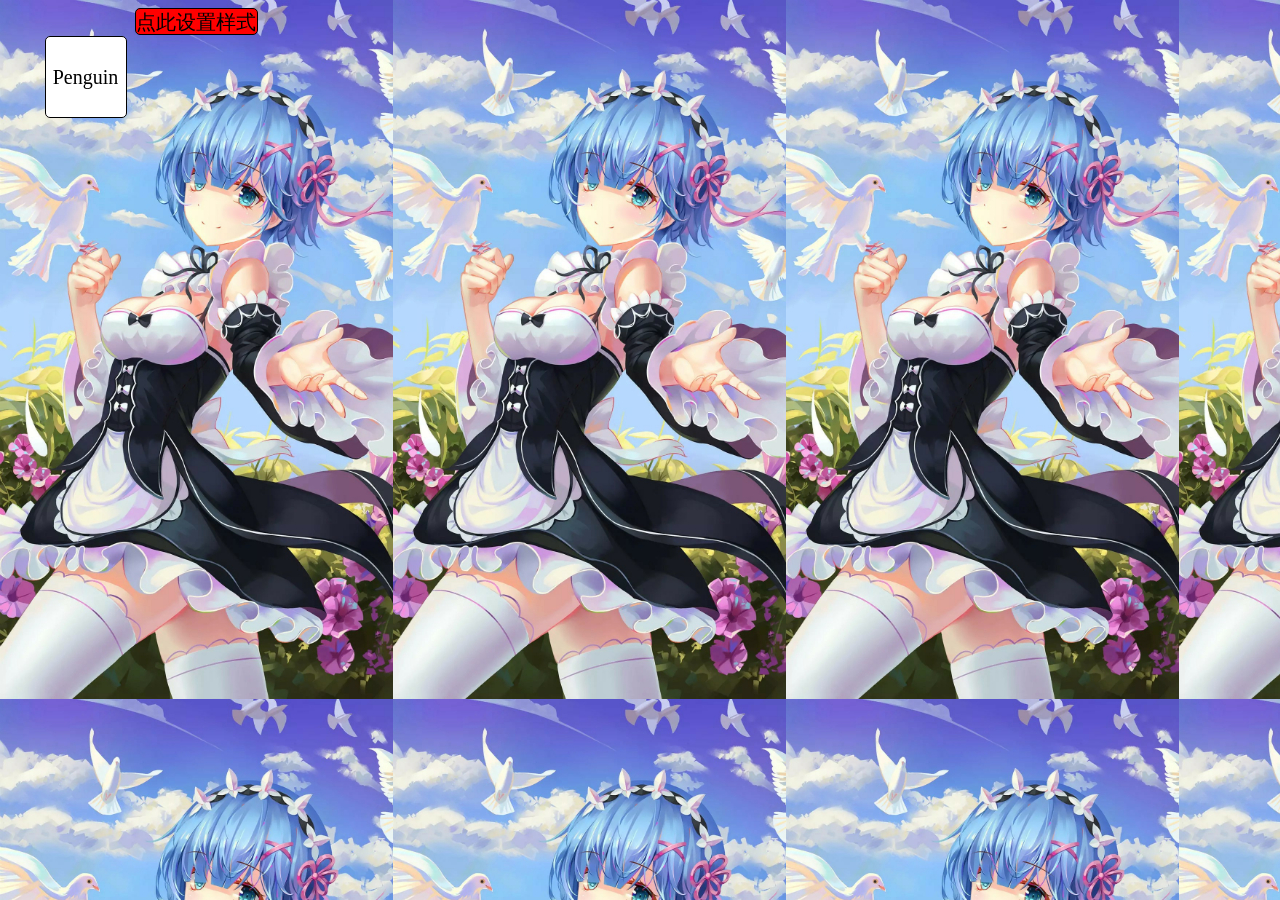
<file: TestApp/index.html>
<!DOCTYPE html>
<html>
  <head>
	<meta charset="utf-8">
	<meta http-equiv="Cache-Control" content="no-cache">
	<meta name="viewport" content="width=device-width; initial-scale=1.0; minimum-scale=1.0; maximum-scale=1.4">
	<meta name="MobileOptimized" content="240">
    <link href="css/styles.css" rel="stylesheet" type="text/css">
	<title>Love Title</title>
  </head>
  <body>
	<div class="Div0">
	  <div class="Div3" id="Editor">
		<span>点此设置样式</span>
	  </div>
	  <div id="Div1" class="Div1">
		<span>Penguin</span>
	  </div>
	<div id="Div2" class="Div2">
	  <ul>
	    <br/>
	    <span class="top1">&nbsp;&nbsp;请选择背景颜色：</span>
		<li class="li1" id="Red">
	      <a href="#" class="font">红</a>
	    </li>
	    <li class="li2" id="Yellow">
	      <a href="#" class="font">黄</a>
	    </li>
	    <li class="li3" id="Blue">
	      <a href="#" class="font">蓝</a>
	    </li>
	  </ul>
	  <ul>
		<br/>
		<span class="top1">&nbsp;&nbsp;请选择宽度(px)：</span>
		<li class="li4" id="W100px">
		  <a href="#" class="font">100</a>
		</li>
		<li class="li5" id="W200px">
		  <a href="#" class="font">200</a>
		</li>
		<li class="li6" id="W300px">
		  <a href="#" class="font">300</a>
		</li>
	  </ul>
	  <ul>
		<br/>
		<span class="top1">&nbsp;&nbsp;请选择高度(px)：</span>
		<li class="li4" id="H100px">
		  <a href="#" class="font">100</a>
		</li>
		<li class="li5" id="H200px">
		  <a href="#" class="font">200</a>
		</li>
		<li class="li6" id="H300px">
		  <a href="#" class="font">300</a>
		</li>
	  </ul>
	  <ul>
		<br/>
		<li class="li9" id="Rst">
		  <a href="#" class="font">重置</a>
		</li>
		<li class="li8" id="Cfm">
		  <a href="#" class="font">确认</a>
		</li>
	  </ul>
	</div>
	</div>
  </body>
<script src="js/scripts.js" type="text/javascript">
	
</script>
</html>
</file>
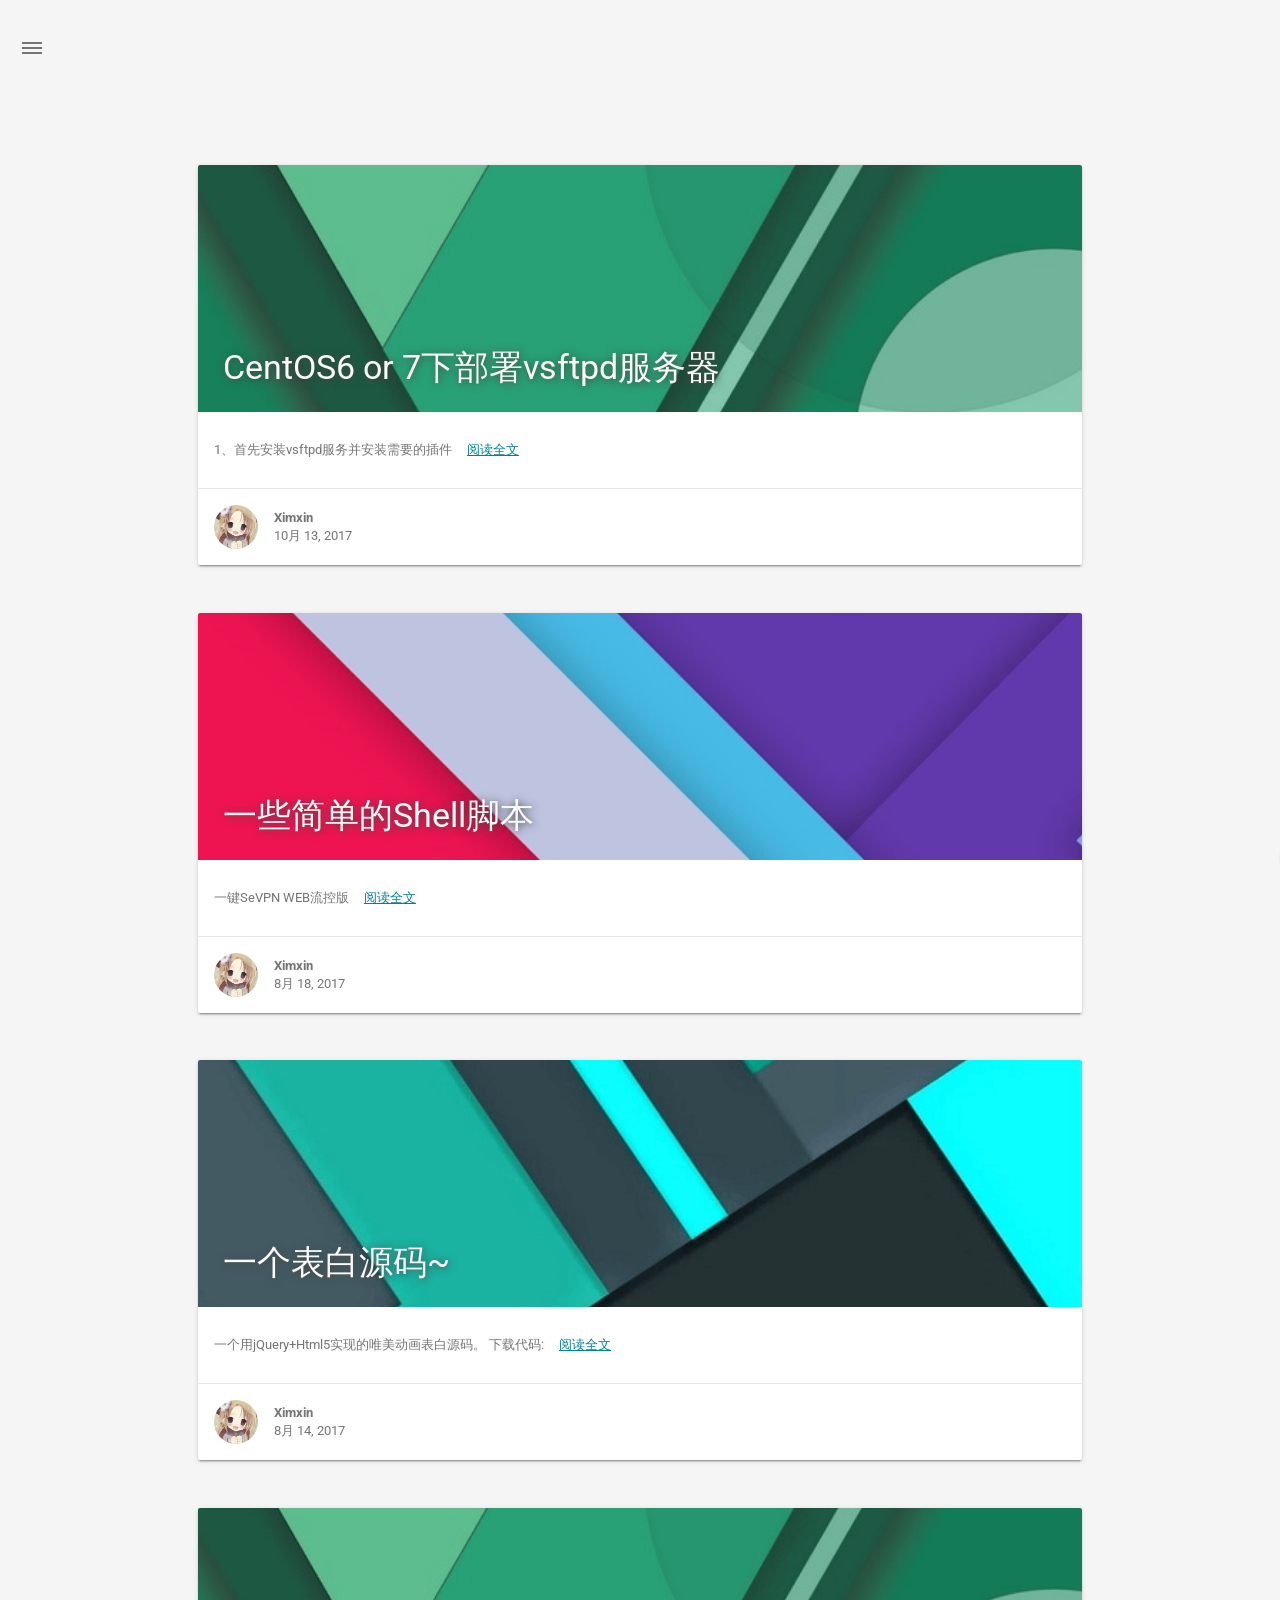
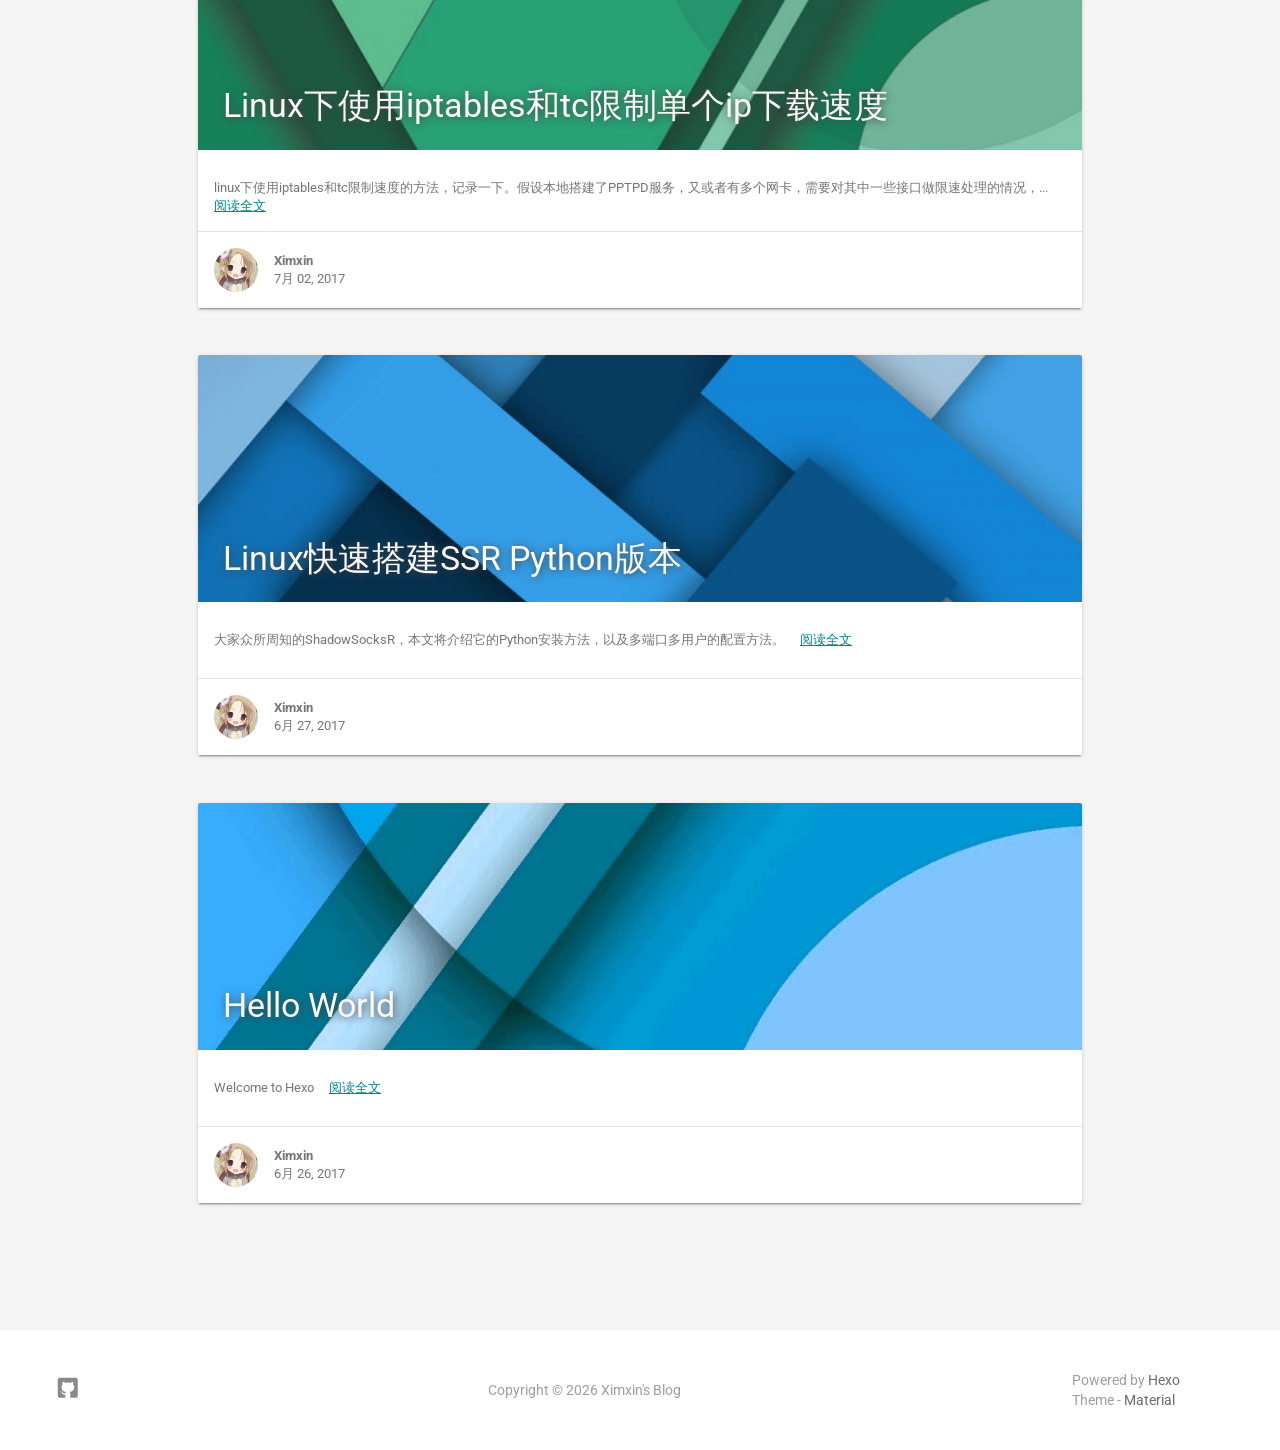
<file: archives/2017/index.html>
<!DOCTYPE html>
<html style="display: none;" lang="zh">
    <head>
    <meta charset="utf-8">
    <!--
        © Material Theme
        https://github.com/viosey/hexo-theme-material
        Version: 1.4.0 -->
    <script>window.materialVersion = "1.4.0"</script>

    <!-- Title -->
    
    <title>
        
            归档: 2017 | 
        
        Ximxin&#39;s Blog
    </title>

    <!-- dns prefetch -->
    <meta http-equiv="x-dns-prefetch-control" content="on">
    
    
    
    
    
    
    
    
    
    

    <!-- Meta & Info -->
    <meta http-equiv="X-UA-Compatible">
    <meta name="viewport" content="width=device-width, initial-scale=1, user-scalable=no">
    <meta name="theme-color" content="#0097A7">
    <meta name="author" content="Ximxin">
    <meta name="description" itemprop="description" content="">
    <meta name="keywords" content="Ximxin&#39;s Blog">

    <!-- Site Verification -->
    
    

    <!-- Favicons -->
    <link rel="icon shortcut" type="image/ico" href="/img/favicon.png">
    <link rel="icon" sizes="192x192" href="/img/favicon.png">
    <link rel="apple-touch-icon" href="/img/favicon.png">

    <!--iOS -->
    <meta name="apple-mobile-web-app-title" content="Title">
    <meta name="apple-mobile-web-app-capable" content="yes">
    <meta name="apple-mobile-web-app-status-bar-style" content="black">
    <meta name="HandheldFriendly" content="True">
    <meta name="MobileOptimized" content="480">

    <!-- Add to homescreen for Chrome on Android -->
    <meta name="mobile-web-app-capable" content="yes">

    <!-- Add to homescreen for Safari on iOS -->
    <meta name="apple-mobile-web-app-capable" content="yes">
    <meta name="apple-mobile-web-app-status-bar-style" content="black">
    <meta name="apple-mobile-web-app-title" content="Ximxin&#39;s Blog">

    <!-- The Open Graph protocol -->
    <meta property="og:url" content="http://blog.xmxin.top">
    <meta property="og:type" content="blog">
    <meta property="og:title" content="归档: 2017 | Ximxin&#39;s Blog">
    <meta property="og:image" content="/img/favicon.png" />
    <meta property="og:description" content="">
    

    

    <!-- The Twitter Card protocol -->
    <meta name="twitter:title" content="归档: 2017 | Ximxin&#39;s Blog">
    <meta name="twitter:description" content="">
    <meta name="twitter:image" content="/img/favicon.png">
    <meta name="twitter:card" content="summary_large_image" />
    <meta name="twitter:url" content="http://blog.xmxin.top" />

    <!-- Add canonical link for SEO -->
    
        <link rel="canonical" href="http://blog.xmxin.top/archives/2017/index.html" />
    

    <!-- Structured-data for SEO -->
    
        



    

    <!--[if lte IE 9]>
        <link rel="stylesheet" href="/css/ie-blocker.css">

        
            <script src="/js/ie-blocker.zhCN.js"></script>
        
    <![endif]-->

    <!-- Import lsloader -->
    <script>(function(){window.lsloader={jsRunSequence:[],jsnamemap:{},cssnamemap:{}};lsloader.removeLS=function(key){try{localStorage.removeItem(key)}catch(e){}};lsloader.setLS=function(key,val){try{localStorage.setItem(key,val)}catch(e){}};lsloader.getLS=function(key){var val="";try{val=localStorage.getItem(key)}catch(e){val=""}return val};versionString="/*"+materialVersion+"*/";lsloader.clean=function(){try{var keys=[];for(var i=0;i<localStorage.length;i++){keys.push(localStorage.key(i))}keys.forEach(function(key){var data=lsloader.getLS(key);if(data&&data.indexOf(versionString)===-1){lsloader.removeLS(key)}})}catch(e){}};lsloader.clean();lsloader.load=function(jsname,jspath,cssonload){cssonload=cssonload||function(){};var code;code=this.getLS(jsname);if(code&&code.indexOf(versionString)===-1){this.removeLS(jsname);this.requestResource(jsname,jspath,cssonload);return}if(code){var versionNumber=code.split(versionString)[0];if(versionNumber!=jspath){console.log("reload:"+jspath);this.removeLS(jsname);this.requestResource(jsname,jspath,cssonload);return}code=code.split(versionString)[1];if(/\.js?.+$/.test(versionNumber)){this.jsRunSequence.push({name:jsname,code:code});this.runjs(jspath,jsname,code)}else{document.getElementById(jsname).appendChild(document.createTextNode(code));cssonload()}}else{this.requestResource(jsname,jspath,cssonload)}};lsloader.requestResource=function(name,path,cssonload){var that=this;if(/\.js?.+$/.test(path)){this.iojs(path,name,function(path,name,code){that.setLS(name,path+versionString+code);that.runjs(path,name,code)})}else if(/\.css?.+$/.test(path)){this.iocss(path,name,function(code){document.getElementById(name).appendChild(document.createTextNode(code));that.setLS(name,path+versionString+code)},cssonload)}};lsloader.iojs=function(path,jsname,callback){var that=this;that.jsRunSequence.push({name:jsname,code:""});try{var xhr=new XMLHttpRequest;xhr.open("get",path,true);xhr.onreadystatechange=function(){if(xhr.readyState==4){if(xhr.status>=200&&xhr.status<300||xhr.status==304){if(xhr.response!=""){callback(path,jsname,xhr.response);return}}that.jsfallback(path,jsname)}};xhr.send(null)}catch(e){that.jsfallback(path,jsname)}};lsloader.iocss=function(path,jsname,callback,cssonload){var that=this;try{var xhr=new XMLHttpRequest;xhr.open("get",path,true);xhr.onreadystatechange=function(){if(xhr.readyState==4){if(xhr.status>=200&&xhr.status<300||xhr.status==304){if(xhr.response!=""){callback(xhr.response);cssonload();return}}that.cssfallback(path,jsname,cssonload)}};xhr.send(null)}catch(e){that.cssfallback(path,jsname,cssonload)}};lsloader.iofonts=function(path,jsname,callback,cssonload){var that=this;try{var xhr=new XMLHttpRequest;xhr.open("get",path,true);xhr.onreadystatechange=function(){if(xhr.readyState==4){if(xhr.status>=200&&xhr.status<300||xhr.status==304){if(xhr.response!=""){callback(xhr.response);cssonload();return}}that.cssfallback(path,jsname,cssonload)}};xhr.send(null)}catch(e){that.cssfallback(path,jsname,cssonload)}};lsloader.runjs=function(path,name,code){if(!!name&&!!code){for(var k in this.jsRunSequence){if(this.jsRunSequence[k].name==name){this.jsRunSequence[k].code=code}}}if(!!this.jsRunSequence[0]&&!!this.jsRunSequence[0].code&&this.jsRunSequence[0].status!="failed"){var script=document.createElement("script");script.appendChild(document.createTextNode(this.jsRunSequence[0].code));script.type="text/javascript";document.getElementsByTagName("head")[0].appendChild(script);this.jsRunSequence.shift();if(this.jsRunSequence.length>0){this.runjs()}}else if(!!this.jsRunSequence[0]&&this.jsRunSequence[0].status=="failed"){var that=this;var script=document.createElement("script");script.src=this.jsRunSequence[0].path;script.type="text/javascript";this.jsRunSequence[0].status="loading";script.onload=function(){that.jsRunSequence.shift();if(that.jsRunSequence.length>0){that.runjs()}};document.body.appendChild(script)}};lsloader.tagLoad=function(path,name){this.jsRunSequence.push({name:name,code:"",path:path,status:"failed"});this.runjs()};lsloader.jsfallback=function(path,name){if(!!this.jsnamemap[name]){return}else{this.jsnamemap[name]=name}for(var k in this.jsRunSequence){if(this.jsRunSequence[k].name==name){this.jsRunSequence[k].code="";this.jsRunSequence[k].status="failed";this.jsRunSequence[k].path=path}}this.runjs()};lsloader.cssfallback=function(path,name,cssonload){if(!!this.cssnamemap[name]){return}else{this.cssnamemap[name]=1}var link=document.createElement("link");link.type="text/css";link.href=path;link.rel="stylesheet";link.onload=link.onerror=cssonload;var root=document.getElementsByTagName("script")[0];root.parentNode.insertBefore(link,root)};lsloader.runInlineScript=function(scriptId,codeId){var code=document.getElementById(codeId).innerText;this.jsRunSequence.push({name:scriptId,code:code});this.runjs()};lsloader.loadCombo=function(jslist){var updateList="";var requestingModules={};for(var k in jslist){var LS=this.getLS(jslist[k].name);if(!!LS){var version=LS.split(versionString)[0];var code=LS.split(versionString)[1]}else{var version=""}if(version==jslist[k].path){this.jsRunSequence.push({name:jslist[k].name,code:code,path:jslist[k].path})}else{this.jsRunSequence.push({name:jslist[k].name,code:null,path:jslist[k].path,status:"comboloading"});requestingModules[jslist[k].name]=true;updateList+=(updateList==""?"":";")+jslist[k].path}}var that=this;if(!!updateList){var xhr=new XMLHttpRequest;xhr.open("get",combo+updateList,true);xhr.onreadystatechange=function(){if(xhr.readyState==4){if(xhr.status>=200&&xhr.status<300||xhr.status==304){if(xhr.response!=""){that.runCombo(xhr.response,requestingModules);return}}else{for(var i in that.jsRunSequence){if(requestingModules[that.jsRunSequence[i].name]){that.jsRunSequence[i].status="failed"}}that.runjs()}}};xhr.send(null)}this.runjs()};lsloader.runCombo=function(comboCode,requestingModules){comboCode=comboCode.split("/*combojs*/");comboCode.shift();for(var k in this.jsRunSequence){if(!!requestingModules[this.jsRunSequence[k].name]&&!!comboCode[0]){this.jsRunSequence[k].status="comboJS";this.jsRunSequence[k].code=comboCode[0];this.setLS(this.jsRunSequence[k].name,this.jsRunSequence[k].path+versionString+comboCode[0]);comboCode.shift()}}this.runjs()}})();</script>

    <!-- Import CSS & jQuery -->
    
        <style id="css/material.min.css"></style><script>if(typeof window.lsLoadCSSMaxNums === "undefined")window.lsLoadCSSMaxNums = 0;window.lsLoadCSSMaxNums++;lsloader.load("css/material.min.css","/css/material.min.css?fJTiM/K1J3dWIruo3pxtAw==",function(){if(typeof window.lsLoadCSSNums === "undefined")window.lsLoadCSSNums = 0;window.lsLoadCSSNums++;if(window.lsLoadCSSNums == window.lsLoadCSSMaxNums)document.documentElement.style.display="";})</script>
        <style id="css/style.min.css"></style><script>if(typeof window.lsLoadCSSMaxNums === "undefined")window.lsLoadCSSMaxNums = 0;window.lsLoadCSSMaxNums++;lsloader.load("css/style.min.css","/css/style.min.css?oCSEO3ST+aEypEwttTDI9g==",function(){if(typeof window.lsLoadCSSNums === "undefined")window.lsLoadCSSNums = 0;window.lsLoadCSSNums++;if(window.lsLoadCSSNums == window.lsLoadCSSMaxNums)document.documentElement.style.display="";})</script>
        
        
            <style>
    
    
    
    
    
    
    
    .footer-sns-github {
        background-image: url([data-uri]);
    }
    
    
    
    
    
</style>

        
        <!-- Config CSS -->

<!-- Other Styles -->
<style>
  body, html {
    font-family: Roboto, "Helvetica Neue", Helvetica, "PingFang SC", "Hiragino Sans GB", "Microsoft YaHei", "微软雅黑", Arial, sans-serif;
  }

  a {
    color: #00838F;
  }

  .mdl-card__media,
  #search-label,
  #search-form-label:after,
  #scheme-Paradox .hot_tags-count,
  #scheme-Paradox .sidebar_archives-count,
  #scheme-Paradox .sidebar-colored .sidebar-header,
  #scheme-Paradox .sidebar-colored .sidebar-badge{
    background-color: #0097A7 !important;
  }

  /* Sidebar User Drop Down Menu Text Color */
  #scheme-Paradox .sidebar-colored .sidebar-nav>.dropdown>.dropdown-menu>li>a:hover,
  #scheme-Paradox .sidebar-colored .sidebar-nav>.dropdown>.dropdown-menu>li>a:focus {
    color: #0097A7 !important;
  }

  #post_entry-right-info,
  .sidebar-colored .sidebar-nav li:hover > a,
  .sidebar-colored .sidebar-nav li:hover > a i,
  .sidebar-colored .sidebar-nav li > a:hover,
  .sidebar-colored .sidebar-nav li > a:hover i,
  .sidebar-colored .sidebar-nav li > a:focus i,
  .sidebar-colored .sidebar-nav > .open > a,
  .sidebar-colored .sidebar-nav > .open > a:hover,
  .sidebar-colored .sidebar-nav > .open > a:focus,
  #ds-reset #ds-ctx .ds-ctx-entry .ds-ctx-head a {
    color: #0097A7 !important;
  }

  .toTop {
    background: #757575 !important;
  }

  .material-layout .material-post>.material-nav,
  .material-layout .material-index>.material-nav,
  .material-nav a {
    color: #757575;
  }

  #scheme-Paradox .MD-burger-layer {
    background-color: #757575;
  }

  #scheme-Paradox #post-toc-trigger-btn {
    color: #757575;
  }

  .post-toc a:hover {
    color: #00838F;
    text-decoration: underline;
  }

</style>


<!-- Theme Background Related-->

    <style>
      body{
        background-color: #F5F5F5;
      }

      /* blog_info bottom background */
      #scheme-Paradox .material-layout .something-else .mdl-card__supporting-text{
        background-color: #fff;
      }
    </style>




<!-- Fade Effect -->

    <style>
      .fade {
        transition: all 800ms linear;
        -webkit-transform: translate3d(0,0,0);
        -moz-transform: translate3d(0,0,0);
        -ms-transform: translate3d(0,0,0);
        -o-transform: translate3d(0,0,0);
        transform: translate3d(0,0,0);
        opacity: 1;
      }

      .fade.out{
        opacity: 0;
      }
    </style>


<!-- Import Font -->

    <link href="https://fonts.googleapis.com/css?family=Roboto:300,400,500" rel="stylesheet">
    <link href="https://fonts.googleapis.com/icon?family=Material+Icons"rel="stylesheet">


        <script>lsloader.load("js/jquery.min.js","/js/jquery.min.js?qcusAULNeBksqffqUM2+Ig==")</script>
    
    
    <script>function Queue(){this.dataStore=[];this.offer=b;this.poll=d;this.execNext=a;this.debug=false;this.startDebug=c;function b(e){if(this.debug){console.log("Offered a Queued Function.")}if(typeof e==="function"){this.dataStore.push(e)}else{console.log("You must offer a function.")}}function d(){if(this.debug){console.log("Polled a Queued Function.")}return this.dataStore.shift()}function a(){var e=this.poll();if(e!==undefined){if(this.debug){console.log("Run a Queued Function.")}e()}}function c(){this.debug=true}}var queue=new Queue();</script>

    <!-- Analytics -->
    

    <!-- Custom Head -->
    
</head>


    
        <body id="scheme-Paradox" class="lazy">
            <div class="material-layout  mdl-js-layout has-drawer is-upgraded">
                

                <!-- Main Container -->
                <main class="material-layout__content" id="main">

                    <!-- Top Anchor -->
                    <div id="top"></div>

                    
                        <!-- Hamburger Button -->
                        <button class="MD-burger-icon sidebar-toggle">
                            <span class="MD-burger-layer"></span>
                        </button>
                    

                    <!-- Index Module -->
<div class="material-index mdl-grid">
    
    <div class="locate-thumbnail-symbol"></div>

    <!-- Pin on top -->
    

    <!-- Normal Post -->
    
        
            
                <!-- Paradox Thumbnail -->
                <div class="post_entry-module mdl-card mdl-shadow--2dp mdl-cell mdl-cell--12-col fade out">
    <!-- Post Thumbnail -->
    
        
            <!-- Random Thumbnail -->
            <div class="post_thumbnail-random mdl-card__media mdl-color-text--grey-50">
        
    

        <!-- Post Title -->
        <p class="article-headline-p"><a href="/2017/10/13/CentOS6 or 7部署vsftpd服务器/">CentOS6 or 7下部署vsftpd服务器</a></p>
    </div>

    <!-- Post Excerpt -->
    <div class="mdl-color-text--grey-600 mdl-card__supporting-text post_entry-content">
        
            1、首先安装vsftpd服务并安装需要的插件

        
        &nbsp;&nbsp;&nbsp;
        <span>
            <a href="/2017/10/13/CentOS6 or 7部署vsftpd服务器/" target="_self">阅读全文</a>
        </span>
    </div>
    <!-- Post_entry Info-->
    <div id="post_entry-info">
        <div id="post_entry-left-info" class="mdl-card__supporting-text meta mdl-color-text--grey-600 ">
            <!-- Author Avatar -->
            <div id="author-avatar">
                <img src="/img/avatar.png" width="44px" height="44px" alt="Ximxin's avatar">
            </div>
            <div>
                <strong>Ximxin</strong>
                <span>10月 13, 2017</span>
            </div>
        </div>
        <div id="post_entry-right-info">
            <!-- Category -->
            <span class="post_entry-category">
                
            </span>

            

            

            <!-- Post Views -->
            <span class="post_entry-views">
            </span>
        </div>
    </div>
</div>

            
            
        
    
        
            
                <!-- Paradox Thumbnail -->
                <div class="post_entry-module mdl-card mdl-shadow--2dp mdl-cell mdl-cell--12-col fade out">
    <!-- Post Thumbnail -->
    
        
            <!-- Random Thumbnail -->
            <div class="post_thumbnail-random mdl-card__media mdl-color-text--grey-50">
        
    

        <!-- Post Title -->
        <p class="article-headline-p"><a href="/2017/08/18/一些简单的Shell脚本/">一些简单的Shell脚本</a></p>
    </div>

    <!-- Post Excerpt -->
    <div class="mdl-color-text--grey-600 mdl-card__supporting-text post_entry-content">
        
            一键SeVPN WEB流控版
        
        &nbsp;&nbsp;&nbsp;
        <span>
            <a href="/2017/08/18/一些简单的Shell脚本/" target="_self">阅读全文</a>
        </span>
    </div>
    <!-- Post_entry Info-->
    <div id="post_entry-info">
        <div id="post_entry-left-info" class="mdl-card__supporting-text meta mdl-color-text--grey-600 ">
            <!-- Author Avatar -->
            <div id="author-avatar">
                <img src="/img/avatar.png" width="44px" height="44px" alt="Ximxin's avatar">
            </div>
            <div>
                <strong>Ximxin</strong>
                <span>8月 18, 2017</span>
            </div>
        </div>
        <div id="post_entry-right-info">
            <!-- Category -->
            <span class="post_entry-category">
                
            </span>

            

            

            <!-- Post Views -->
            <span class="post_entry-views">
            </span>
        </div>
    </div>
</div>

            
            
        
    
        
            
                <!-- Paradox Thumbnail -->
                <div class="post_entry-module mdl-card mdl-shadow--2dp mdl-cell mdl-cell--12-col fade out">
    <!-- Post Thumbnail -->
    
        
            <!-- Random Thumbnail -->
            <div class="post_thumbnail-random mdl-card__media mdl-color-text--grey-50">
        
    

        <!-- Post Title -->
        <p class="article-headline-p"><a href="/2017/08/14/一个表白源码/">一个表白源码~</a></p>
    </div>

    <!-- Post Excerpt -->
    <div class="mdl-color-text--grey-600 mdl-card__supporting-text post_entry-content">
        
            一个用jQuery+Html5实现的唯美动画表白源码。
下载代码:  
        
        &nbsp;&nbsp;&nbsp;
        <span>
            <a href="/2017/08/14/一个表白源码/" target="_self">阅读全文</a>
        </span>
    </div>
    <!-- Post_entry Info-->
    <div id="post_entry-info">
        <div id="post_entry-left-info" class="mdl-card__supporting-text meta mdl-color-text--grey-600 ">
            <!-- Author Avatar -->
            <div id="author-avatar">
                <img src="/img/avatar.png" width="44px" height="44px" alt="Ximxin's avatar">
            </div>
            <div>
                <strong>Ximxin</strong>
                <span>8月 14, 2017</span>
            </div>
        </div>
        <div id="post_entry-right-info">
            <!-- Category -->
            <span class="post_entry-category">
                
            </span>

            

            

            <!-- Post Views -->
            <span class="post_entry-views">
            </span>
        </div>
    </div>
</div>

            
            
        
    
        
            
                <!-- Paradox Thumbnail -->
                <div class="post_entry-module mdl-card mdl-shadow--2dp mdl-cell mdl-cell--12-col fade out">
    <!-- Post Thumbnail -->
    
        
            <!-- Random Thumbnail -->
            <div class="post_thumbnail-random mdl-card__media mdl-color-text--grey-50">
        
    

        <!-- Post Title -->
        <p class="article-headline-p"><a href="/2017/07/02/Linux下使用iptables和tc限制单个ip下载速度/">Linux下使用iptables和tc限制单个ip下载速度</a></p>
    </div>

    <!-- Post Excerpt -->
    <div class="mdl-color-text--grey-600 mdl-card__supporting-text post_entry-content">
        
            linux下使用iptables和tc限制速度的方法，记录一下。假设本地搭建了PPTPD服务，又或者有多个网卡，需要对其中一些接口做限速处理的情况，...
        
        &nbsp;&nbsp;&nbsp;
        <span>
            <a href="/2017/07/02/Linux下使用iptables和tc限制单个ip下载速度/" target="_self">阅读全文</a>
        </span>
    </div>
    <!-- Post_entry Info-->
    <div id="post_entry-info">
        <div id="post_entry-left-info" class="mdl-card__supporting-text meta mdl-color-text--grey-600 ">
            <!-- Author Avatar -->
            <div id="author-avatar">
                <img src="/img/avatar.png" width="44px" height="44px" alt="Ximxin's avatar">
            </div>
            <div>
                <strong>Ximxin</strong>
                <span>7月 02, 2017</span>
            </div>
        </div>
        <div id="post_entry-right-info">
            <!-- Category -->
            <span class="post_entry-category">
                
            </span>

            

            

            <!-- Post Views -->
            <span class="post_entry-views">
            </span>
        </div>
    </div>
</div>

            
            
        
    
        
            
                <!-- Paradox Thumbnail -->
                <div class="post_entry-module mdl-card mdl-shadow--2dp mdl-cell mdl-cell--12-col fade out">
    <!-- Post Thumbnail -->
    
        
            <!-- Random Thumbnail -->
            <div class="post_thumbnail-random mdl-card__media mdl-color-text--grey-50">
        
    

        <!-- Post Title -->
        <p class="article-headline-p"><a href="/2017/06/27/Linux手动搭建SSR-Python版本/">Linux快速搭建SSR Python版本</a></p>
    </div>

    <!-- Post Excerpt -->
    <div class="mdl-color-text--grey-600 mdl-card__supporting-text post_entry-content">
        
            大家众所周知的ShadowSocksR，本文将介绍它的Python安装方法，以及多端口多用户的配置方法。

        
        &nbsp;&nbsp;&nbsp;
        <span>
            <a href="/2017/06/27/Linux手动搭建SSR-Python版本/" target="_self">阅读全文</a>
        </span>
    </div>
    <!-- Post_entry Info-->
    <div id="post_entry-info">
        <div id="post_entry-left-info" class="mdl-card__supporting-text meta mdl-color-text--grey-600 ">
            <!-- Author Avatar -->
            <div id="author-avatar">
                <img src="/img/avatar.png" width="44px" height="44px" alt="Ximxin's avatar">
            </div>
            <div>
                <strong>Ximxin</strong>
                <span>6月 27, 2017</span>
            </div>
        </div>
        <div id="post_entry-right-info">
            <!-- Category -->
            <span class="post_entry-category">
                
            </span>

            

            

            <!-- Post Views -->
            <span class="post_entry-views">
            </span>
        </div>
    </div>
</div>

            
            
        
    
        
            
                <!-- Paradox Thumbnail -->
                <div class="post_entry-module mdl-card mdl-shadow--2dp mdl-cell mdl-cell--12-col fade out">
    <!-- Post Thumbnail -->
    
        
            <!-- Random Thumbnail -->
            <div class="post_thumbnail-random mdl-card__media mdl-color-text--grey-50">
        
    

        <!-- Post Title -->
        <p class="article-headline-p"><a href="/2017/06/26/hello-world/">Hello World</a></p>
    </div>

    <!-- Post Excerpt -->
    <div class="mdl-color-text--grey-600 mdl-card__supporting-text post_entry-content">
        
            Welcome to Hexo
        
        &nbsp;&nbsp;&nbsp;
        <span>
            <a href="/2017/06/26/hello-world/" target="_self">阅读全文</a>
        </span>
    </div>
    <!-- Post_entry Info-->
    <div id="post_entry-info">
        <div id="post_entry-left-info" class="mdl-card__supporting-text meta mdl-color-text--grey-600 ">
            <!-- Author Avatar -->
            <div id="author-avatar">
                <img src="/img/avatar.png" width="44px" height="44px" alt="Ximxin's avatar">
            </div>
            <div>
                <strong>Ximxin</strong>
                <span>6月 26, 2017</span>
            </div>
        </div>
        <div id="post_entry-right-info">
            <!-- Category -->
            <span class="post_entry-category">
                
            </span>

            

            

            <!-- Post Views -->
            <span class="post_entry-views">
            </span>
        </div>
    </div>
</div>

            
            
        
    

    

    
        <script type="text/ls-javascript" id="thumbnail-script">
    var randomNum;

    var locatePost = $('.locate-thumbnail-symbol').next();
    for(var i = 0; i < 10; i++) {
        randomNum = Math.floor(Math.random() * 19 + 1);

        locatePost.children('.post_thumbnail-random').attr('id', 'random_thumbnail-'+randomNum);
        locatePost.children('.post_thumbnail-random').attr('data-original', '/img/random/material-' + randomNum + '.png');
    $('.post_thumbnail-random').addClass('lazy');

        locatePost = locatePost.next();
    }
</script>

    
</div>


                    
                        <!-- Overlay For Active Sidebar -->
<div class="sidebar-overlay"></div>

<!-- Material sidebar -->
<aside id="sidebar" class="sidebar sidebar-colored sidebar-fixed-left" role="navigation">
    <div id="sidebar-main">
        <!-- Sidebar Header -->
        <div class="sidebar-header header-cover" style="background-image: url(/img/sidebar_header.png);">
    <!-- Top bar -->
    <div class="top-bar"></div>

    <!-- Sidebar toggle button -->
    <button type="button" class="sidebar-toggle mdl-button mdl-js-button mdl-js-ripple-effect mdl-button--icon" style="display: initial;" data-upgraded=",MaterialButton,MaterialRipple">
        <i class="material-icons">clear_all</i>
        <span class="mdl-button__ripple-container">
            <span class="mdl-ripple">
            </span>
        </span>
    </button>

    <!-- Sidebar Avatar -->
    <div class="sidebar-image">
        <img src="/img/avatar.png" alt="Ximxin's avatar">
    </div>

    <!-- Sidebar Email -->
    <a data-toggle="dropdown" class="sidebar-brand" href="#settings-dropdown">
        lhb2495536292@gmail.com
        <b class="caret"></b>
    </a>
</div>


        <!-- Sidebar Navigation  -->
        <ul class="nav sidebar-nav">
    <!-- User dropdown  -->
    <li class="dropdown">
        <ul id="settings-dropdown" class="dropdown-menu">
            
                <li>
                    <a href="#" target="_blank" title="Email Me">
                        
                            <i class="material-icons sidebar-material-icons sidebar-indent-left1pc-element">email</i>
                        
                        Email Me
                    </a>
                </li>
            
        </ul>
    </li>

    <!-- Homepage -->
    
        <li id="sidebar-first-li">
            <a href="/">
                
                    <i class="material-icons sidebar-material-icons">home</i>
                
                主页
            </a>
        </li>
        
            <li class="divider"></li>
        
    

    <!-- Archives  -->
    
        <li class="dropdown">
            <a href="#" class="ripple-effect dropdown-toggle" data-toggle="dropdown">
                
                    <i class="material-icons sidebar-material-icons">inbox</i>
                
                    归档
                <b class="caret"></b>
            </a>
            <ul class="dropdown-menu">
            <li>
                <a class="sidebar_archives-link" href="/archives/2017/10/">十月 2017<span class="sidebar_archives-count">1</span></a></li><li><a class="sidebar_archives-link" href="/archives/2017/08/">八月 2017<span class="sidebar_archives-count">2</span></a></li><li><a class="sidebar_archives-link" href="/archives/2017/07/">七月 2017<span class="sidebar_archives-count">1</span></a></li><li><a class="sidebar_archives-link" href="/archives/2017/06/">六月 2017<span class="sidebar_archives-count">2</span></a>
            </ul>
        </li>
        
            <li class="divider"></li>
        
    

    <!-- Categories  -->
    

    <!-- Pages  -->
    
        <li>
            <a href="/about" title="关于我">
                
                    <i class="material-icons sidebar-material-icons">person</i>
                
                关于我
            </a>
        </li>
        
            <li class="divider"></li>
        
    

    <!-- Article Number  -->
    
        <li>
            <a href="/archives">
                文章总数
                <span class="sidebar-badge">6</span>
            </a>
        </li>
        
            <li class="divider"></li>
        
    
</ul>


        <!-- Sidebar Footer -->
        <!--
I'm glad you use this theme, the development is no so easy, I hope you can keep the copyright, I will thank you so much.
If you still want to delete the copyrights, could you still retain the first one? Which namely "Theme Material"
It will not impact the appearance and can give developers a lot of support :)

很高兴您使用并喜欢该主题，开发不易 十分谢谢与希望您可以保留一下版权声明。
如果您仍然想删除的话 能否只保留第一项呢？即 "Theme Material"
它不会影响美观并可以给开发者很大的支持和动力。 :)
-->

<!-- Sidebar Divider -->


<!-- Theme Material -->

    <a href="https://github.com/viosey/hexo-theme-material"  class="sidebar-footer-text-a" target="_blank">
        <div class="sidebar-text mdl-button mdl-js-button mdl-js-ripple-effect sidebar-footer-text-div" data-upgraded=",MaterialButton,MaterialRipple">
            主题 - Material
            <span class="sidebar-badge badge-circle">i</span>
        </div>
    </a>


<!-- Help & Support -->
<!--

-->

<!-- Feedback -->
<!--

-->

<!-- About Theme -->
<!--

-->

    </div>

    <!-- Sidebar Image -->
    

</aside>

                    

                    
                        <!-- Footer Top Button -->
                        <div id="back-to-top" class="toTop-wrap">
    <a href="#top" class="toTop">
        <i class="material-icons footer_top-i">expand_less</i>
    </a>
</div>

                    

                    <!--Footer-->
<footer class="mdl-mini-footer" id="bottom">
    
        <!-- Paradox Footer Left Section -->
        <div class="mdl-mini-footer--left-section sns-list">
    <!-- Twitter -->
    

    <!-- Facebook -->
    

    <!-- Google + -->
    

    <!-- Weibo -->
    

    <!-- Instagram -->
    

    <!-- Tumblr -->
    

    <!-- Github -->
    
        <a href="https://github.com/Ximxin" target="_blank">
            <button class="mdl-mini-footer--social-btn social-btn footer-sns-github">
                <span class="visuallyhidden">Github</span>
            </button><!--
     --></a>
    

    <!-- LinkedIn -->
    

    <!-- Zhihu -->
    

    <!-- Bilibili -->
    

    <!-- Telegram -->
    
</div>


        <!--Copyright-->
        <div id="copyright">
            Copyright&nbsp;©<script type="text/javascript">var fd = new Date();document.write("&nbsp;" + fd.getFullYear() + "&nbsp;");</script>Ximxin's Blog
        </div>

        <!-- Paradox Footer Right Section -->

        <!--
        I am glad you use this theme, the development is no so easy, I hope you can keep the copyright.
        It will not impact the appearance and can give developers a lot of support :)

        很高兴您使用该主题，开发不易，希望您可以保留一下版权声明。
        它不会影响美观并可以给开发者很大的支持。 :)
        -->

        <div class="mdl-mini-footer--right-section">
            <div>
                <div class="footer-develop-div">Powered by <a href="https://hexo.io" target="_blank" class="footer-develop-a">Hexo</a></div>
                <div class="footer-develop-div">Theme - <a href="https://github.com/viosey/hexo-theme-material" target="_blank" class="footer-develop-a">Material</a></div>
            </div>
        </div>
    
</footer>


                    <!-- Import File -->


    <script>lsloader.load("js/lazyload.min.js","/js/lazyload.min.js?1BcfzuNXqV+ntF6gq+5X3Q==")</script>
    <script>lsloader.load("js/js.min.js","/js/js.min.js?oAl/+lvaqTFV31JXTmbrNA==")</script>



    <script>lsloader.load("js/nprogress.js","/js/nprogress.js?pl3Qhb9lvqR1FlyLUna1Yw==")</script>


<script type="text/ls-javascript" id="NProgress-script">
    NProgress.configure({
        showSpinner: true
    });
    NProgress.start();
    $('#nprogress .bar').css({
        'background': '#29d'
    });
    $('#nprogress .peg').css({
        'box-shadow': '0 0 10px #29d, 0 0 15px #29d'
    });
    $('#nprogress .spinner-icon').css({
        'border-top-color': '#29d',
        'border-left-color': '#29d'
    });
    setTimeout(function() {
        NProgress.done();
        $('.fade').removeClass('out');
    }, 800);
</script>



    
        <script>lsloader.load("js/smoothscroll.js","/js/smoothscroll.js?lOy/ACj5suSNi7ZVFVbpFQ==")</script>
    











<!-- UC Browser Compatible -->
<script>
	var agent = navigator.userAgent.toLowerCase();
	if(agent.indexOf('ucbrowser')>0) {
		document.write('<link rel="stylesheet" href="/css/uc.css">');
	   alert('由于 UC 浏览器使用极旧的内核，而本网站使用了一些新的特性。\n为了您能更好的浏览，推荐使用 Chrome 或 Firefox 浏览器。');
	}
</script>

<!-- Window Load-->
<script type="text/ls-javascript" id="window-load">
    $(window).on('load', function() {
        // Post_Toc parent position fixed
        $('.post-toc-wrap').parent('.mdl-menu__container').css('position', 'fixed');
    });
</script>

<!-- MathJax Load-->

<script type="text/ls-javascript" id="lazy-load">
    // Offer LazyLoad
    queue.offer(function(){
        $('.lazy').lazyload({
            effect : 'show'
        });
    });

    // Start Queue
    $(document).ready(function(){
        setInterval(function(){
            queue.execNext();
        },200);
    });
</script>

<!-- Bing Background -->


<script>
    (function(){
        var scriptList = document.querySelectorAll('script[type="text/ls-javascript"]')

        for (var i = 0; i < scriptList.length; ++i) {
            var item = scriptList[i];
            lsloader.runInlineScript(item.id,item.id);
        }
    })()
console.log('\n %c © Material Theme | Version: 1.4.0 | https://github.com/viosey/hexo-theme-material %c \n', 'color:#455a64;background:#e0e0e0;padding:5px 0;border-top-left-radius:5px;border-bottom-left-radius:5px;', 'color:#455a64;background:#e0e0e0;padding:5px 0;border-top-right-radius:5px;border-bottom-right-radius:5px;');
</script>

                </main>
            </div>
        </body>
    
</html>
</file>
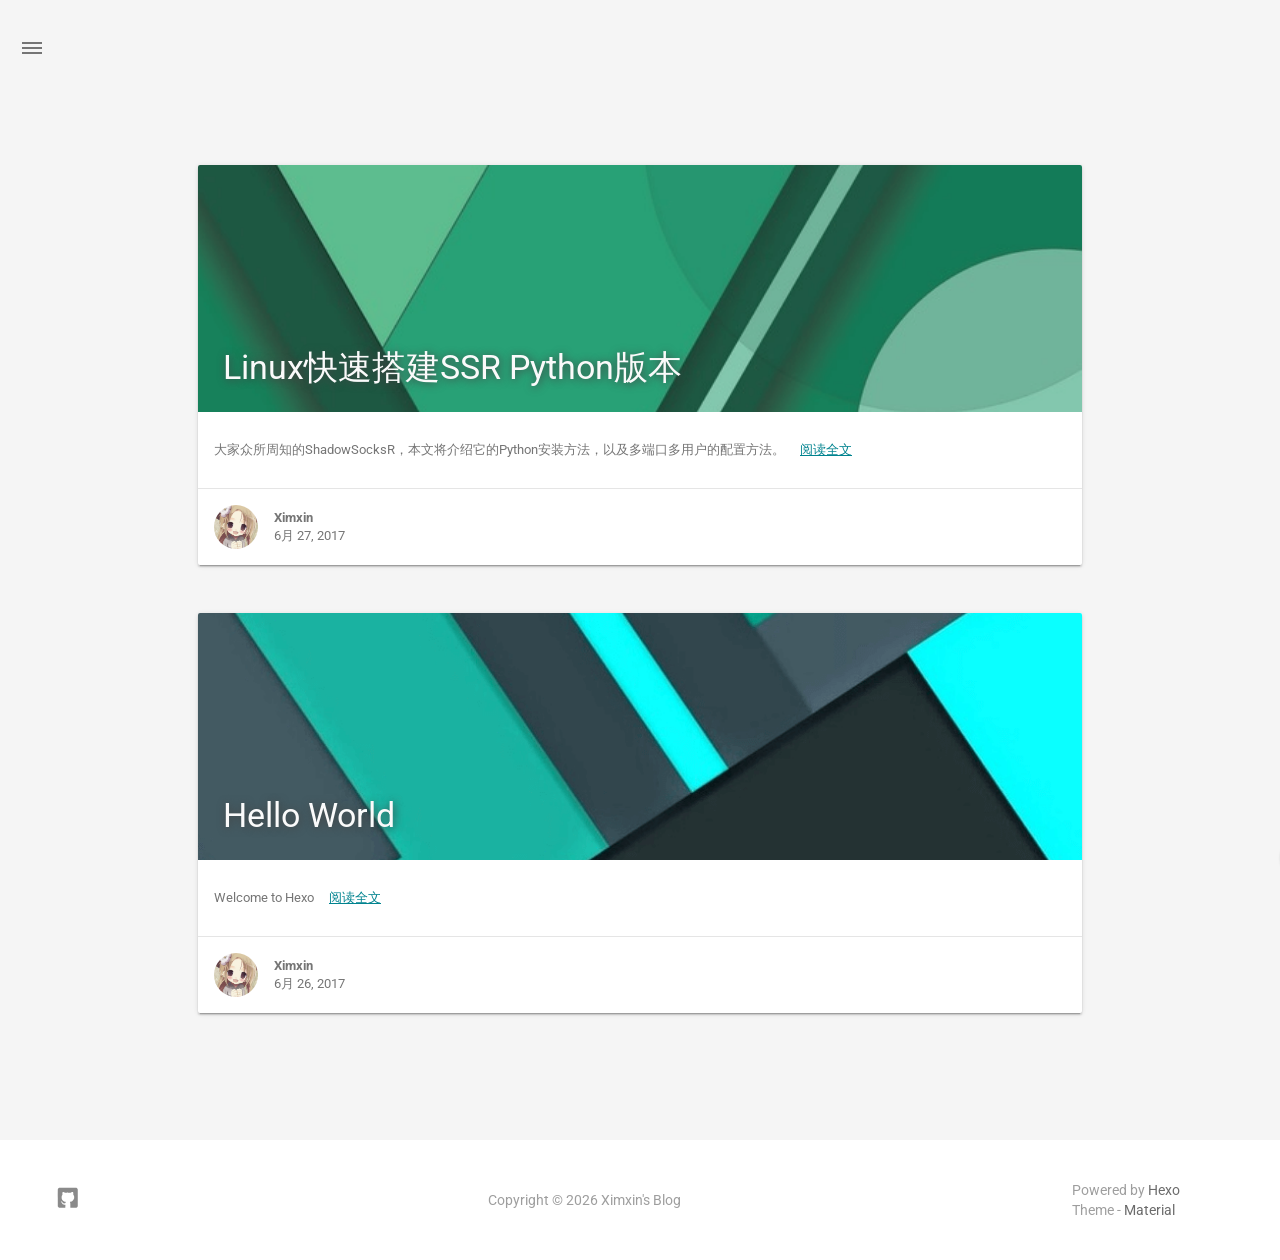
<file: archives/2017/06/index.html>
<!DOCTYPE html>
<html style="display: none;" lang="zh">
    <head>
    <meta charset="utf-8">
    <!--
        © Material Theme
        https://github.com/viosey/hexo-theme-material
        Version: 1.4.0 -->
    <script>window.materialVersion = "1.4.0"</script>

    <!-- Title -->
    
    <title>
        
            归档: 2017/6 | 
        
        Ximxin&#39;s Blog
    </title>

    <!-- dns prefetch -->
    <meta http-equiv="x-dns-prefetch-control" content="on">
    
    
    
    
    
    
    
    
    
    

    <!-- Meta & Info -->
    <meta http-equiv="X-UA-Compatible">
    <meta name="viewport" content="width=device-width, initial-scale=1, user-scalable=no">
    <meta name="theme-color" content="#0097A7">
    <meta name="author" content="Ximxin">
    <meta name="description" itemprop="description" content="">
    <meta name="keywords" content="Ximxin&#39;s Blog">

    <!-- Site Verification -->
    
    

    <!-- Favicons -->
    <link rel="icon shortcut" type="image/ico" href="/img/favicon.png">
    <link rel="icon" sizes="192x192" href="/img/favicon.png">
    <link rel="apple-touch-icon" href="/img/favicon.png">

    <!--iOS -->
    <meta name="apple-mobile-web-app-title" content="Title">
    <meta name="apple-mobile-web-app-capable" content="yes">
    <meta name="apple-mobile-web-app-status-bar-style" content="black">
    <meta name="HandheldFriendly" content="True">
    <meta name="MobileOptimized" content="480">

    <!-- Add to homescreen for Chrome on Android -->
    <meta name="mobile-web-app-capable" content="yes">

    <!-- Add to homescreen for Safari on iOS -->
    <meta name="apple-mobile-web-app-capable" content="yes">
    <meta name="apple-mobile-web-app-status-bar-style" content="black">
    <meta name="apple-mobile-web-app-title" content="Ximxin&#39;s Blog">

    <!-- The Open Graph protocol -->
    <meta property="og:url" content="http://blog.xmxin.top">
    <meta property="og:type" content="blog">
    <meta property="og:title" content="归档: 2017/6 | Ximxin&#39;s Blog">
    <meta property="og:image" content="/img/favicon.png" />
    <meta property="og:description" content="">
    

    

    <!-- The Twitter Card protocol -->
    <meta name="twitter:title" content="归档: 2017/6 | Ximxin&#39;s Blog">
    <meta name="twitter:description" content="">
    <meta name="twitter:image" content="/img/favicon.png">
    <meta name="twitter:card" content="summary_large_image" />
    <meta name="twitter:url" content="http://blog.xmxin.top" />

    <!-- Add canonical link for SEO -->
    
        <link rel="canonical" href="http://blog.xmxin.top/archives/2017/06/index.html" />
    

    <!-- Structured-data for SEO -->
    
        



    

    <!--[if lte IE 9]>
        <link rel="stylesheet" href="/css/ie-blocker.css">

        
            <script src="/js/ie-blocker.zhCN.js"></script>
        
    <![endif]-->

    <!-- Import lsloader -->
    <script>(function(){window.lsloader={jsRunSequence:[],jsnamemap:{},cssnamemap:{}};lsloader.removeLS=function(key){try{localStorage.removeItem(key)}catch(e){}};lsloader.setLS=function(key,val){try{localStorage.setItem(key,val)}catch(e){}};lsloader.getLS=function(key){var val="";try{val=localStorage.getItem(key)}catch(e){val=""}return val};versionString="/*"+materialVersion+"*/";lsloader.clean=function(){try{var keys=[];for(var i=0;i<localStorage.length;i++){keys.push(localStorage.key(i))}keys.forEach(function(key){var data=lsloader.getLS(key);if(data&&data.indexOf(versionString)===-1){lsloader.removeLS(key)}})}catch(e){}};lsloader.clean();lsloader.load=function(jsname,jspath,cssonload){cssonload=cssonload||function(){};var code;code=this.getLS(jsname);if(code&&code.indexOf(versionString)===-1){this.removeLS(jsname);this.requestResource(jsname,jspath,cssonload);return}if(code){var versionNumber=code.split(versionString)[0];if(versionNumber!=jspath){console.log("reload:"+jspath);this.removeLS(jsname);this.requestResource(jsname,jspath,cssonload);return}code=code.split(versionString)[1];if(/\.js?.+$/.test(versionNumber)){this.jsRunSequence.push({name:jsname,code:code});this.runjs(jspath,jsname,code)}else{document.getElementById(jsname).appendChild(document.createTextNode(code));cssonload()}}else{this.requestResource(jsname,jspath,cssonload)}};lsloader.requestResource=function(name,path,cssonload){var that=this;if(/\.js?.+$/.test(path)){this.iojs(path,name,function(path,name,code){that.setLS(name,path+versionString+code);that.runjs(path,name,code)})}else if(/\.css?.+$/.test(path)){this.iocss(path,name,function(code){document.getElementById(name).appendChild(document.createTextNode(code));that.setLS(name,path+versionString+code)},cssonload)}};lsloader.iojs=function(path,jsname,callback){var that=this;that.jsRunSequence.push({name:jsname,code:""});try{var xhr=new XMLHttpRequest;xhr.open("get",path,true);xhr.onreadystatechange=function(){if(xhr.readyState==4){if(xhr.status>=200&&xhr.status<300||xhr.status==304){if(xhr.response!=""){callback(path,jsname,xhr.response);return}}that.jsfallback(path,jsname)}};xhr.send(null)}catch(e){that.jsfallback(path,jsname)}};lsloader.iocss=function(path,jsname,callback,cssonload){var that=this;try{var xhr=new XMLHttpRequest;xhr.open("get",path,true);xhr.onreadystatechange=function(){if(xhr.readyState==4){if(xhr.status>=200&&xhr.status<300||xhr.status==304){if(xhr.response!=""){callback(xhr.response);cssonload();return}}that.cssfallback(path,jsname,cssonload)}};xhr.send(null)}catch(e){that.cssfallback(path,jsname,cssonload)}};lsloader.iofonts=function(path,jsname,callback,cssonload){var that=this;try{var xhr=new XMLHttpRequest;xhr.open("get",path,true);xhr.onreadystatechange=function(){if(xhr.readyState==4){if(xhr.status>=200&&xhr.status<300||xhr.status==304){if(xhr.response!=""){callback(xhr.response);cssonload();return}}that.cssfallback(path,jsname,cssonload)}};xhr.send(null)}catch(e){that.cssfallback(path,jsname,cssonload)}};lsloader.runjs=function(path,name,code){if(!!name&&!!code){for(var k in this.jsRunSequence){if(this.jsRunSequence[k].name==name){this.jsRunSequence[k].code=code}}}if(!!this.jsRunSequence[0]&&!!this.jsRunSequence[0].code&&this.jsRunSequence[0].status!="failed"){var script=document.createElement("script");script.appendChild(document.createTextNode(this.jsRunSequence[0].code));script.type="text/javascript";document.getElementsByTagName("head")[0].appendChild(script);this.jsRunSequence.shift();if(this.jsRunSequence.length>0){this.runjs()}}else if(!!this.jsRunSequence[0]&&this.jsRunSequence[0].status=="failed"){var that=this;var script=document.createElement("script");script.src=this.jsRunSequence[0].path;script.type="text/javascript";this.jsRunSequence[0].status="loading";script.onload=function(){that.jsRunSequence.shift();if(that.jsRunSequence.length>0){that.runjs()}};document.body.appendChild(script)}};lsloader.tagLoad=function(path,name){this.jsRunSequence.push({name:name,code:"",path:path,status:"failed"});this.runjs()};lsloader.jsfallback=function(path,name){if(!!this.jsnamemap[name]){return}else{this.jsnamemap[name]=name}for(var k in this.jsRunSequence){if(this.jsRunSequence[k].name==name){this.jsRunSequence[k].code="";this.jsRunSequence[k].status="failed";this.jsRunSequence[k].path=path}}this.runjs()};lsloader.cssfallback=function(path,name,cssonload){if(!!this.cssnamemap[name]){return}else{this.cssnamemap[name]=1}var link=document.createElement("link");link.type="text/css";link.href=path;link.rel="stylesheet";link.onload=link.onerror=cssonload;var root=document.getElementsByTagName("script")[0];root.parentNode.insertBefore(link,root)};lsloader.runInlineScript=function(scriptId,codeId){var code=document.getElementById(codeId).innerText;this.jsRunSequence.push({name:scriptId,code:code});this.runjs()};lsloader.loadCombo=function(jslist){var updateList="";var requestingModules={};for(var k in jslist){var LS=this.getLS(jslist[k].name);if(!!LS){var version=LS.split(versionString)[0];var code=LS.split(versionString)[1]}else{var version=""}if(version==jslist[k].path){this.jsRunSequence.push({name:jslist[k].name,code:code,path:jslist[k].path})}else{this.jsRunSequence.push({name:jslist[k].name,code:null,path:jslist[k].path,status:"comboloading"});requestingModules[jslist[k].name]=true;updateList+=(updateList==""?"":";")+jslist[k].path}}var that=this;if(!!updateList){var xhr=new XMLHttpRequest;xhr.open("get",combo+updateList,true);xhr.onreadystatechange=function(){if(xhr.readyState==4){if(xhr.status>=200&&xhr.status<300||xhr.status==304){if(xhr.response!=""){that.runCombo(xhr.response,requestingModules);return}}else{for(var i in that.jsRunSequence){if(requestingModules[that.jsRunSequence[i].name]){that.jsRunSequence[i].status="failed"}}that.runjs()}}};xhr.send(null)}this.runjs()};lsloader.runCombo=function(comboCode,requestingModules){comboCode=comboCode.split("/*combojs*/");comboCode.shift();for(var k in this.jsRunSequence){if(!!requestingModules[this.jsRunSequence[k].name]&&!!comboCode[0]){this.jsRunSequence[k].status="comboJS";this.jsRunSequence[k].code=comboCode[0];this.setLS(this.jsRunSequence[k].name,this.jsRunSequence[k].path+versionString+comboCode[0]);comboCode.shift()}}this.runjs()}})();</script>

    <!-- Import CSS & jQuery -->
    
        <style id="css/material.min.css"></style><script>if(typeof window.lsLoadCSSMaxNums === "undefined")window.lsLoadCSSMaxNums = 0;window.lsLoadCSSMaxNums++;lsloader.load("css/material.min.css","/css/material.min.css?fJTiM/K1J3dWIruo3pxtAw==",function(){if(typeof window.lsLoadCSSNums === "undefined")window.lsLoadCSSNums = 0;window.lsLoadCSSNums++;if(window.lsLoadCSSNums == window.lsLoadCSSMaxNums)document.documentElement.style.display="";})</script>
        <style id="css/style.min.css"></style><script>if(typeof window.lsLoadCSSMaxNums === "undefined")window.lsLoadCSSMaxNums = 0;window.lsLoadCSSMaxNums++;lsloader.load("css/style.min.css","/css/style.min.css?oCSEO3ST+aEypEwttTDI9g==",function(){if(typeof window.lsLoadCSSNums === "undefined")window.lsLoadCSSNums = 0;window.lsLoadCSSNums++;if(window.lsLoadCSSNums == window.lsLoadCSSMaxNums)document.documentElement.style.display="";})</script>
        
        
            <style>
    
    
    
    
    
    
    
    .footer-sns-github {
        background-image: url([data-uri]);
    }
    
    
    
    
    
</style>

        
        <!-- Config CSS -->

<!-- Other Styles -->
<style>
  body, html {
    font-family: Roboto, "Helvetica Neue", Helvetica, "PingFang SC", "Hiragino Sans GB", "Microsoft YaHei", "微软雅黑", Arial, sans-serif;
  }

  a {
    color: #00838F;
  }

  .mdl-card__media,
  #search-label,
  #search-form-label:after,
  #scheme-Paradox .hot_tags-count,
  #scheme-Paradox .sidebar_archives-count,
  #scheme-Paradox .sidebar-colored .sidebar-header,
  #scheme-Paradox .sidebar-colored .sidebar-badge{
    background-color: #0097A7 !important;
  }

  /* Sidebar User Drop Down Menu Text Color */
  #scheme-Paradox .sidebar-colored .sidebar-nav>.dropdown>.dropdown-menu>li>a:hover,
  #scheme-Paradox .sidebar-colored .sidebar-nav>.dropdown>.dropdown-menu>li>a:focus {
    color: #0097A7 !important;
  }

  #post_entry-right-info,
  .sidebar-colored .sidebar-nav li:hover > a,
  .sidebar-colored .sidebar-nav li:hover > a i,
  .sidebar-colored .sidebar-nav li > a:hover,
  .sidebar-colored .sidebar-nav li > a:hover i,
  .sidebar-colored .sidebar-nav li > a:focus i,
  .sidebar-colored .sidebar-nav > .open > a,
  .sidebar-colored .sidebar-nav > .open > a:hover,
  .sidebar-colored .sidebar-nav > .open > a:focus,
  #ds-reset #ds-ctx .ds-ctx-entry .ds-ctx-head a {
    color: #0097A7 !important;
  }

  .toTop {
    background: #757575 !important;
  }

  .material-layout .material-post>.material-nav,
  .material-layout .material-index>.material-nav,
  .material-nav a {
    color: #757575;
  }

  #scheme-Paradox .MD-burger-layer {
    background-color: #757575;
  }

  #scheme-Paradox #post-toc-trigger-btn {
    color: #757575;
  }

  .post-toc a:hover {
    color: #00838F;
    text-decoration: underline;
  }

</style>


<!-- Theme Background Related-->

    <style>
      body{
        background-color: #F5F5F5;
      }

      /* blog_info bottom background */
      #scheme-Paradox .material-layout .something-else .mdl-card__supporting-text{
        background-color: #fff;
      }
    </style>




<!-- Fade Effect -->

    <style>
      .fade {
        transition: all 800ms linear;
        -webkit-transform: translate3d(0,0,0);
        -moz-transform: translate3d(0,0,0);
        -ms-transform: translate3d(0,0,0);
        -o-transform: translate3d(0,0,0);
        transform: translate3d(0,0,0);
        opacity: 1;
      }

      .fade.out{
        opacity: 0;
      }
    </style>


<!-- Import Font -->

    <link href="https://fonts.googleapis.com/css?family=Roboto:300,400,500" rel="stylesheet">
    <link href="https://fonts.googleapis.com/icon?family=Material+Icons"rel="stylesheet">


        <script>lsloader.load("js/jquery.min.js","/js/jquery.min.js?qcusAULNeBksqffqUM2+Ig==")</script>
    
    
    <script>function Queue(){this.dataStore=[];this.offer=b;this.poll=d;this.execNext=a;this.debug=false;this.startDebug=c;function b(e){if(this.debug){console.log("Offered a Queued Function.")}if(typeof e==="function"){this.dataStore.push(e)}else{console.log("You must offer a function.")}}function d(){if(this.debug){console.log("Polled a Queued Function.")}return this.dataStore.shift()}function a(){var e=this.poll();if(e!==undefined){if(this.debug){console.log("Run a Queued Function.")}e()}}function c(){this.debug=true}}var queue=new Queue();</script>

    <!-- Analytics -->
    

    <!-- Custom Head -->
    
</head>


    
        <body id="scheme-Paradox" class="lazy">
            <div class="material-layout  mdl-js-layout has-drawer is-upgraded">
                

                <!-- Main Container -->
                <main class="material-layout__content" id="main">

                    <!-- Top Anchor -->
                    <div id="top"></div>

                    
                        <!-- Hamburger Button -->
                        <button class="MD-burger-icon sidebar-toggle">
                            <span class="MD-burger-layer"></span>
                        </button>
                    

                    <!-- Index Module -->
<div class="material-index mdl-grid">
    
    <div class="locate-thumbnail-symbol"></div>

    <!-- Pin on top -->
    

    <!-- Normal Post -->
    
        
            
                <!-- Paradox Thumbnail -->
                <div class="post_entry-module mdl-card mdl-shadow--2dp mdl-cell mdl-cell--12-col fade out">
    <!-- Post Thumbnail -->
    
        
            <!-- Random Thumbnail -->
            <div class="post_thumbnail-random mdl-card__media mdl-color-text--grey-50">
        
    

        <!-- Post Title -->
        <p class="article-headline-p"><a href="/2017/06/27/Linux手动搭建SSR-Python版本/">Linux快速搭建SSR Python版本</a></p>
    </div>

    <!-- Post Excerpt -->
    <div class="mdl-color-text--grey-600 mdl-card__supporting-text post_entry-content">
        
            大家众所周知的ShadowSocksR，本文将介绍它的Python安装方法，以及多端口多用户的配置方法。

        
        &nbsp;&nbsp;&nbsp;
        <span>
            <a href="/2017/06/27/Linux手动搭建SSR-Python版本/" target="_self">阅读全文</a>
        </span>
    </div>
    <!-- Post_entry Info-->
    <div id="post_entry-info">
        <div id="post_entry-left-info" class="mdl-card__supporting-text meta mdl-color-text--grey-600 ">
            <!-- Author Avatar -->
            <div id="author-avatar">
                <img src="/img/avatar.png" width="44px" height="44px" alt="Ximxin's avatar">
            </div>
            <div>
                <strong>Ximxin</strong>
                <span>6月 27, 2017</span>
            </div>
        </div>
        <div id="post_entry-right-info">
            <!-- Category -->
            <span class="post_entry-category">
                
            </span>

            

            

            <!-- Post Views -->
            <span class="post_entry-views">
            </span>
        </div>
    </div>
</div>

            
            
        
    
        
            
                <!-- Paradox Thumbnail -->
                <div class="post_entry-module mdl-card mdl-shadow--2dp mdl-cell mdl-cell--12-col fade out">
    <!-- Post Thumbnail -->
    
        
            <!-- Random Thumbnail -->
            <div class="post_thumbnail-random mdl-card__media mdl-color-text--grey-50">
        
    

        <!-- Post Title -->
        <p class="article-headline-p"><a href="/2017/06/26/hello-world/">Hello World</a></p>
    </div>

    <!-- Post Excerpt -->
    <div class="mdl-color-text--grey-600 mdl-card__supporting-text post_entry-content">
        
            Welcome to Hexo
        
        &nbsp;&nbsp;&nbsp;
        <span>
            <a href="/2017/06/26/hello-world/" target="_self">阅读全文</a>
        </span>
    </div>
    <!-- Post_entry Info-->
    <div id="post_entry-info">
        <div id="post_entry-left-info" class="mdl-card__supporting-text meta mdl-color-text--grey-600 ">
            <!-- Author Avatar -->
            <div id="author-avatar">
                <img src="/img/avatar.png" width="44px" height="44px" alt="Ximxin's avatar">
            </div>
            <div>
                <strong>Ximxin</strong>
                <span>6月 26, 2017</span>
            </div>
        </div>
        <div id="post_entry-right-info">
            <!-- Category -->
            <span class="post_entry-category">
                
            </span>

            

            

            <!-- Post Views -->
            <span class="post_entry-views">
            </span>
        </div>
    </div>
</div>

            
            
        
    

    

    
        <script type="text/ls-javascript" id="thumbnail-script">
    var randomNum;

    var locatePost = $('.locate-thumbnail-symbol').next();
    for(var i = 0; i < 10; i++) {
        randomNum = Math.floor(Math.random() * 19 + 1);

        locatePost.children('.post_thumbnail-random').attr('id', 'random_thumbnail-'+randomNum);
        locatePost.children('.post_thumbnail-random').attr('data-original', '/img/random/material-' + randomNum + '.png');
    $('.post_thumbnail-random').addClass('lazy');

        locatePost = locatePost.next();
    }
</script>

    
</div>


                    
                        <!-- Overlay For Active Sidebar -->
<div class="sidebar-overlay"></div>

<!-- Material sidebar -->
<aside id="sidebar" class="sidebar sidebar-colored sidebar-fixed-left" role="navigation">
    <div id="sidebar-main">
        <!-- Sidebar Header -->
        <div class="sidebar-header header-cover" style="background-image: url(/img/sidebar_header.png);">
    <!-- Top bar -->
    <div class="top-bar"></div>

    <!-- Sidebar toggle button -->
    <button type="button" class="sidebar-toggle mdl-button mdl-js-button mdl-js-ripple-effect mdl-button--icon" style="display: initial;" data-upgraded=",MaterialButton,MaterialRipple">
        <i class="material-icons">clear_all</i>
        <span class="mdl-button__ripple-container">
            <span class="mdl-ripple">
            </span>
        </span>
    </button>

    <!-- Sidebar Avatar -->
    <div class="sidebar-image">
        <img src="/img/avatar.png" alt="Ximxin's avatar">
    </div>

    <!-- Sidebar Email -->
    <a data-toggle="dropdown" class="sidebar-brand" href="#settings-dropdown">
        lhb2495536292@gmail.com
        <b class="caret"></b>
    </a>
</div>


        <!-- Sidebar Navigation  -->
        <ul class="nav sidebar-nav">
    <!-- User dropdown  -->
    <li class="dropdown">
        <ul id="settings-dropdown" class="dropdown-menu">
            
                <li>
                    <a href="#" target="_blank" title="Email Me">
                        
                            <i class="material-icons sidebar-material-icons sidebar-indent-left1pc-element">email</i>
                        
                        Email Me
                    </a>
                </li>
            
        </ul>
    </li>

    <!-- Homepage -->
    
        <li id="sidebar-first-li">
            <a href="/">
                
                    <i class="material-icons sidebar-material-icons">home</i>
                
                主页
            </a>
        </li>
        
            <li class="divider"></li>
        
    

    <!-- Archives  -->
    
        <li class="dropdown">
            <a href="#" class="ripple-effect dropdown-toggle" data-toggle="dropdown">
                
                    <i class="material-icons sidebar-material-icons">inbox</i>
                
                    归档
                <b class="caret"></b>
            </a>
            <ul class="dropdown-menu">
            <li>
                <a class="sidebar_archives-link" href="/archives/2017/10/">十月 2017<span class="sidebar_archives-count">1</span></a></li><li><a class="sidebar_archives-link" href="/archives/2017/08/">八月 2017<span class="sidebar_archives-count">2</span></a></li><li><a class="sidebar_archives-link" href="/archives/2017/07/">七月 2017<span class="sidebar_archives-count">1</span></a></li><li><a class="sidebar_archives-link" href="/archives/2017/06/">六月 2017<span class="sidebar_archives-count">2</span></a>
            </ul>
        </li>
        
            <li class="divider"></li>
        
    

    <!-- Categories  -->
    

    <!-- Pages  -->
    
        <li>
            <a href="/about" title="关于我">
                
                    <i class="material-icons sidebar-material-icons">person</i>
                
                关于我
            </a>
        </li>
        
            <li class="divider"></li>
        
    

    <!-- Article Number  -->
    
        <li>
            <a href="/archives">
                文章总数
                <span class="sidebar-badge">6</span>
            </a>
        </li>
        
            <li class="divider"></li>
        
    
</ul>


        <!-- Sidebar Footer -->
        <!--
I'm glad you use this theme, the development is no so easy, I hope you can keep the copyright, I will thank you so much.
If you still want to delete the copyrights, could you still retain the first one? Which namely "Theme Material"
It will not impact the appearance and can give developers a lot of support :)

很高兴您使用并喜欢该主题，开发不易 十分谢谢与希望您可以保留一下版权声明。
如果您仍然想删除的话 能否只保留第一项呢？即 "Theme Material"
它不会影响美观并可以给开发者很大的支持和动力。 :)
-->

<!-- Sidebar Divider -->


<!-- Theme Material -->

    <a href="https://github.com/viosey/hexo-theme-material"  class="sidebar-footer-text-a" target="_blank">
        <div class="sidebar-text mdl-button mdl-js-button mdl-js-ripple-effect sidebar-footer-text-div" data-upgraded=",MaterialButton,MaterialRipple">
            主题 - Material
            <span class="sidebar-badge badge-circle">i</span>
        </div>
    </a>


<!-- Help & Support -->
<!--

-->

<!-- Feedback -->
<!--

-->

<!-- About Theme -->
<!--

-->

    </div>

    <!-- Sidebar Image -->
    

</aside>

                    

                    
                        <!-- Footer Top Button -->
                        <div id="back-to-top" class="toTop-wrap">
    <a href="#top" class="toTop">
        <i class="material-icons footer_top-i">expand_less</i>
    </a>
</div>

                    

                    <!--Footer-->
<footer class="mdl-mini-footer" id="bottom">
    
        <!-- Paradox Footer Left Section -->
        <div class="mdl-mini-footer--left-section sns-list">
    <!-- Twitter -->
    

    <!-- Facebook -->
    

    <!-- Google + -->
    

    <!-- Weibo -->
    

    <!-- Instagram -->
    

    <!-- Tumblr -->
    

    <!-- Github -->
    
        <a href="https://github.com/Ximxin" target="_blank">
            <button class="mdl-mini-footer--social-btn social-btn footer-sns-github">
                <span class="visuallyhidden">Github</span>
            </button><!--
     --></a>
    

    <!-- LinkedIn -->
    

    <!-- Zhihu -->
    

    <!-- Bilibili -->
    

    <!-- Telegram -->
    
</div>


        <!--Copyright-->
        <div id="copyright">
            Copyright&nbsp;©<script type="text/javascript">var fd = new Date();document.write("&nbsp;" + fd.getFullYear() + "&nbsp;");</script>Ximxin's Blog
        </div>

        <!-- Paradox Footer Right Section -->

        <!--
        I am glad you use this theme, the development is no so easy, I hope you can keep the copyright.
        It will not impact the appearance and can give developers a lot of support :)

        很高兴您使用该主题，开发不易，希望您可以保留一下版权声明。
        它不会影响美观并可以给开发者很大的支持。 :)
        -->

        <div class="mdl-mini-footer--right-section">
            <div>
                <div class="footer-develop-div">Powered by <a href="https://hexo.io" target="_blank" class="footer-develop-a">Hexo</a></div>
                <div class="footer-develop-div">Theme - <a href="https://github.com/viosey/hexo-theme-material" target="_blank" class="footer-develop-a">Material</a></div>
            </div>
        </div>
    
</footer>


                    <!-- Import File -->


    <script>lsloader.load("js/lazyload.min.js","/js/lazyload.min.js?1BcfzuNXqV+ntF6gq+5X3Q==")</script>
    <script>lsloader.load("js/js.min.js","/js/js.min.js?oAl/+lvaqTFV31JXTmbrNA==")</script>



    <script>lsloader.load("js/nprogress.js","/js/nprogress.js?pl3Qhb9lvqR1FlyLUna1Yw==")</script>


<script type="text/ls-javascript" id="NProgress-script">
    NProgress.configure({
        showSpinner: true
    });
    NProgress.start();
    $('#nprogress .bar').css({
        'background': '#29d'
    });
    $('#nprogress .peg').css({
        'box-shadow': '0 0 10px #29d, 0 0 15px #29d'
    });
    $('#nprogress .spinner-icon').css({
        'border-top-color': '#29d',
        'border-left-color': '#29d'
    });
    setTimeout(function() {
        NProgress.done();
        $('.fade').removeClass('out');
    }, 800);
</script>



    
        <script>lsloader.load("js/smoothscroll.js","/js/smoothscroll.js?lOy/ACj5suSNi7ZVFVbpFQ==")</script>
    











<!-- UC Browser Compatible -->
<script>
	var agent = navigator.userAgent.toLowerCase();
	if(agent.indexOf('ucbrowser')>0) {
		document.write('<link rel="stylesheet" href="/css/uc.css">');
	   alert('由于 UC 浏览器使用极旧的内核，而本网站使用了一些新的特性。\n为了您能更好的浏览，推荐使用 Chrome 或 Firefox 浏览器。');
	}
</script>

<!-- Window Load-->
<script type="text/ls-javascript" id="window-load">
    $(window).on('load', function() {
        // Post_Toc parent position fixed
        $('.post-toc-wrap').parent('.mdl-menu__container').css('position', 'fixed');
    });
</script>

<!-- MathJax Load-->

<script type="text/ls-javascript" id="lazy-load">
    // Offer LazyLoad
    queue.offer(function(){
        $('.lazy').lazyload({
            effect : 'show'
        });
    });

    // Start Queue
    $(document).ready(function(){
        setInterval(function(){
            queue.execNext();
        },200);
    });
</script>

<!-- Bing Background -->


<script>
    (function(){
        var scriptList = document.querySelectorAll('script[type="text/ls-javascript"]')

        for (var i = 0; i < scriptList.length; ++i) {
            var item = scriptList[i];
            lsloader.runInlineScript(item.id,item.id);
        }
    })()
console.log('\n %c © Material Theme | Version: 1.4.0 | https://github.com/viosey/hexo-theme-material %c \n', 'color:#455a64;background:#e0e0e0;padding:5px 0;border-top-left-radius:5px;border-bottom-left-radius:5px;', 'color:#455a64;background:#e0e0e0;padding:5px 0;border-top-right-radius:5px;border-bottom-right-radius:5px;');
</script>

                </main>
            </div>
        </body>
    
</html>
</file>
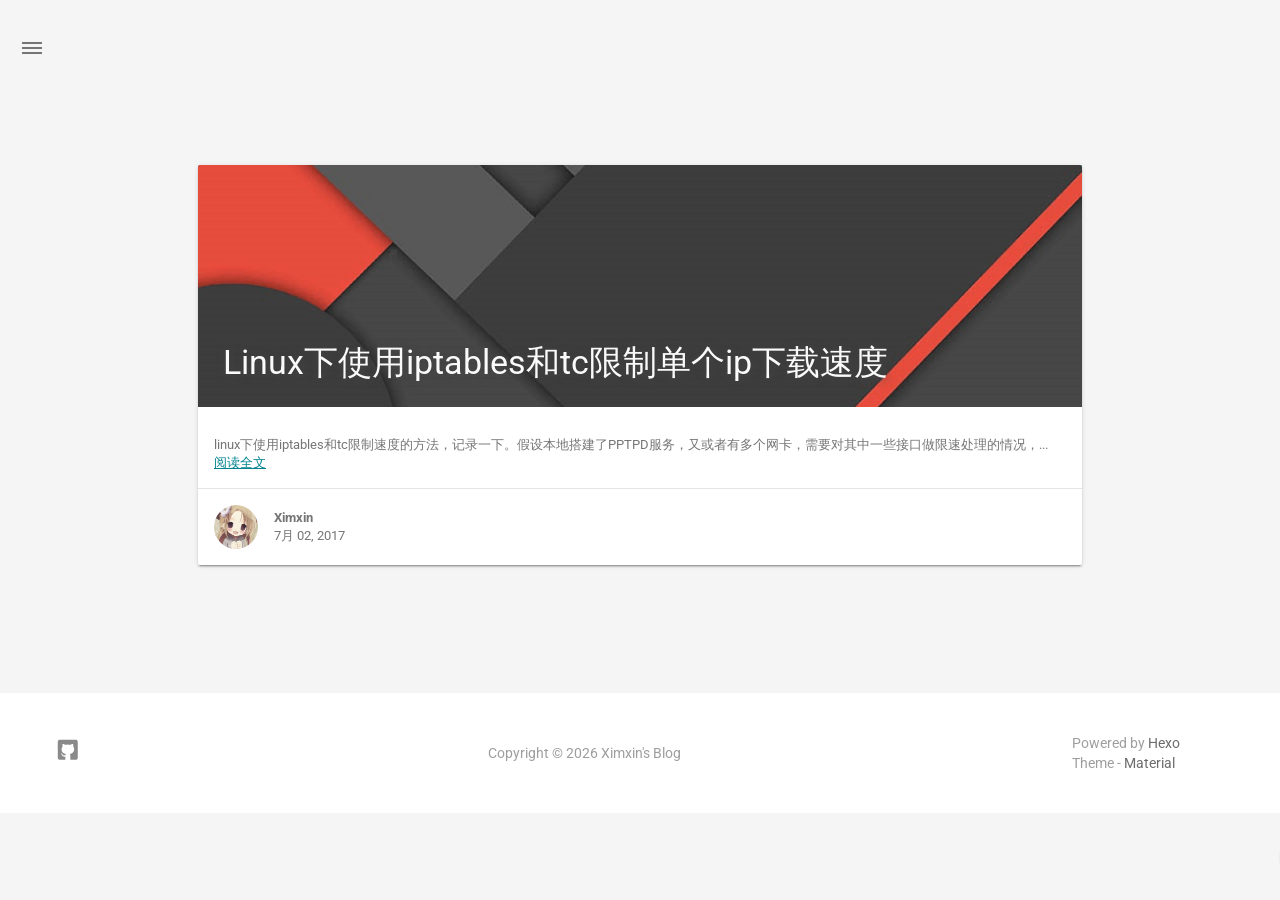
<file: archives/2017/07/index.html>
<!DOCTYPE html>
<html style="display: none;" lang="zh">
    <head>
    <meta charset="utf-8">
    <!--
        © Material Theme
        https://github.com/viosey/hexo-theme-material
        Version: 1.4.0 -->
    <script>window.materialVersion = "1.4.0"</script>

    <!-- Title -->
    
    <title>
        
            归档: 2017/7 | 
        
        Ximxin&#39;s Blog
    </title>

    <!-- dns prefetch -->
    <meta http-equiv="x-dns-prefetch-control" content="on">
    
    
    
    
    
    
    
    
    
    

    <!-- Meta & Info -->
    <meta http-equiv="X-UA-Compatible">
    <meta name="viewport" content="width=device-width, initial-scale=1, user-scalable=no">
    <meta name="theme-color" content="#0097A7">
    <meta name="author" content="Ximxin">
    <meta name="description" itemprop="description" content="">
    <meta name="keywords" content="Ximxin&#39;s Blog">

    <!-- Site Verification -->
    
    

    <!-- Favicons -->
    <link rel="icon shortcut" type="image/ico" href="/img/favicon.png">
    <link rel="icon" sizes="192x192" href="/img/favicon.png">
    <link rel="apple-touch-icon" href="/img/favicon.png">

    <!--iOS -->
    <meta name="apple-mobile-web-app-title" content="Title">
    <meta name="apple-mobile-web-app-capable" content="yes">
    <meta name="apple-mobile-web-app-status-bar-style" content="black">
    <meta name="HandheldFriendly" content="True">
    <meta name="MobileOptimized" content="480">

    <!-- Add to homescreen for Chrome on Android -->
    <meta name="mobile-web-app-capable" content="yes">

    <!-- Add to homescreen for Safari on iOS -->
    <meta name="apple-mobile-web-app-capable" content="yes">
    <meta name="apple-mobile-web-app-status-bar-style" content="black">
    <meta name="apple-mobile-web-app-title" content="Ximxin&#39;s Blog">

    <!-- The Open Graph protocol -->
    <meta property="og:url" content="http://blog.xmxin.top">
    <meta property="og:type" content="blog">
    <meta property="og:title" content="归档: 2017/7 | Ximxin&#39;s Blog">
    <meta property="og:image" content="/img/favicon.png" />
    <meta property="og:description" content="">
    

    

    <!-- The Twitter Card protocol -->
    <meta name="twitter:title" content="归档: 2017/7 | Ximxin&#39;s Blog">
    <meta name="twitter:description" content="">
    <meta name="twitter:image" content="/img/favicon.png">
    <meta name="twitter:card" content="summary_large_image" />
    <meta name="twitter:url" content="http://blog.xmxin.top" />

    <!-- Add canonical link for SEO -->
    
        <link rel="canonical" href="http://blog.xmxin.top/archives/2017/07/index.html" />
    

    <!-- Structured-data for SEO -->
    
        



    

    <!--[if lte IE 9]>
        <link rel="stylesheet" href="/css/ie-blocker.css">

        
            <script src="/js/ie-blocker.zhCN.js"></script>
        
    <![endif]-->

    <!-- Import lsloader -->
    <script>(function(){window.lsloader={jsRunSequence:[],jsnamemap:{},cssnamemap:{}};lsloader.removeLS=function(key){try{localStorage.removeItem(key)}catch(e){}};lsloader.setLS=function(key,val){try{localStorage.setItem(key,val)}catch(e){}};lsloader.getLS=function(key){var val="";try{val=localStorage.getItem(key)}catch(e){val=""}return val};versionString="/*"+materialVersion+"*/";lsloader.clean=function(){try{var keys=[];for(var i=0;i<localStorage.length;i++){keys.push(localStorage.key(i))}keys.forEach(function(key){var data=lsloader.getLS(key);if(data&&data.indexOf(versionString)===-1){lsloader.removeLS(key)}})}catch(e){}};lsloader.clean();lsloader.load=function(jsname,jspath,cssonload){cssonload=cssonload||function(){};var code;code=this.getLS(jsname);if(code&&code.indexOf(versionString)===-1){this.removeLS(jsname);this.requestResource(jsname,jspath,cssonload);return}if(code){var versionNumber=code.split(versionString)[0];if(versionNumber!=jspath){console.log("reload:"+jspath);this.removeLS(jsname);this.requestResource(jsname,jspath,cssonload);return}code=code.split(versionString)[1];if(/\.js?.+$/.test(versionNumber)){this.jsRunSequence.push({name:jsname,code:code});this.runjs(jspath,jsname,code)}else{document.getElementById(jsname).appendChild(document.createTextNode(code));cssonload()}}else{this.requestResource(jsname,jspath,cssonload)}};lsloader.requestResource=function(name,path,cssonload){var that=this;if(/\.js?.+$/.test(path)){this.iojs(path,name,function(path,name,code){that.setLS(name,path+versionString+code);that.runjs(path,name,code)})}else if(/\.css?.+$/.test(path)){this.iocss(path,name,function(code){document.getElementById(name).appendChild(document.createTextNode(code));that.setLS(name,path+versionString+code)},cssonload)}};lsloader.iojs=function(path,jsname,callback){var that=this;that.jsRunSequence.push({name:jsname,code:""});try{var xhr=new XMLHttpRequest;xhr.open("get",path,true);xhr.onreadystatechange=function(){if(xhr.readyState==4){if(xhr.status>=200&&xhr.status<300||xhr.status==304){if(xhr.response!=""){callback(path,jsname,xhr.response);return}}that.jsfallback(path,jsname)}};xhr.send(null)}catch(e){that.jsfallback(path,jsname)}};lsloader.iocss=function(path,jsname,callback,cssonload){var that=this;try{var xhr=new XMLHttpRequest;xhr.open("get",path,true);xhr.onreadystatechange=function(){if(xhr.readyState==4){if(xhr.status>=200&&xhr.status<300||xhr.status==304){if(xhr.response!=""){callback(xhr.response);cssonload();return}}that.cssfallback(path,jsname,cssonload)}};xhr.send(null)}catch(e){that.cssfallback(path,jsname,cssonload)}};lsloader.iofonts=function(path,jsname,callback,cssonload){var that=this;try{var xhr=new XMLHttpRequest;xhr.open("get",path,true);xhr.onreadystatechange=function(){if(xhr.readyState==4){if(xhr.status>=200&&xhr.status<300||xhr.status==304){if(xhr.response!=""){callback(xhr.response);cssonload();return}}that.cssfallback(path,jsname,cssonload)}};xhr.send(null)}catch(e){that.cssfallback(path,jsname,cssonload)}};lsloader.runjs=function(path,name,code){if(!!name&&!!code){for(var k in this.jsRunSequence){if(this.jsRunSequence[k].name==name){this.jsRunSequence[k].code=code}}}if(!!this.jsRunSequence[0]&&!!this.jsRunSequence[0].code&&this.jsRunSequence[0].status!="failed"){var script=document.createElement("script");script.appendChild(document.createTextNode(this.jsRunSequence[0].code));script.type="text/javascript";document.getElementsByTagName("head")[0].appendChild(script);this.jsRunSequence.shift();if(this.jsRunSequence.length>0){this.runjs()}}else if(!!this.jsRunSequence[0]&&this.jsRunSequence[0].status=="failed"){var that=this;var script=document.createElement("script");script.src=this.jsRunSequence[0].path;script.type="text/javascript";this.jsRunSequence[0].status="loading";script.onload=function(){that.jsRunSequence.shift();if(that.jsRunSequence.length>0){that.runjs()}};document.body.appendChild(script)}};lsloader.tagLoad=function(path,name){this.jsRunSequence.push({name:name,code:"",path:path,status:"failed"});this.runjs()};lsloader.jsfallback=function(path,name){if(!!this.jsnamemap[name]){return}else{this.jsnamemap[name]=name}for(var k in this.jsRunSequence){if(this.jsRunSequence[k].name==name){this.jsRunSequence[k].code="";this.jsRunSequence[k].status="failed";this.jsRunSequence[k].path=path}}this.runjs()};lsloader.cssfallback=function(path,name,cssonload){if(!!this.cssnamemap[name]){return}else{this.cssnamemap[name]=1}var link=document.createElement("link");link.type="text/css";link.href=path;link.rel="stylesheet";link.onload=link.onerror=cssonload;var root=document.getElementsByTagName("script")[0];root.parentNode.insertBefore(link,root)};lsloader.runInlineScript=function(scriptId,codeId){var code=document.getElementById(codeId).innerText;this.jsRunSequence.push({name:scriptId,code:code});this.runjs()};lsloader.loadCombo=function(jslist){var updateList="";var requestingModules={};for(var k in jslist){var LS=this.getLS(jslist[k].name);if(!!LS){var version=LS.split(versionString)[0];var code=LS.split(versionString)[1]}else{var version=""}if(version==jslist[k].path){this.jsRunSequence.push({name:jslist[k].name,code:code,path:jslist[k].path})}else{this.jsRunSequence.push({name:jslist[k].name,code:null,path:jslist[k].path,status:"comboloading"});requestingModules[jslist[k].name]=true;updateList+=(updateList==""?"":";")+jslist[k].path}}var that=this;if(!!updateList){var xhr=new XMLHttpRequest;xhr.open("get",combo+updateList,true);xhr.onreadystatechange=function(){if(xhr.readyState==4){if(xhr.status>=200&&xhr.status<300||xhr.status==304){if(xhr.response!=""){that.runCombo(xhr.response,requestingModules);return}}else{for(var i in that.jsRunSequence){if(requestingModules[that.jsRunSequence[i].name]){that.jsRunSequence[i].status="failed"}}that.runjs()}}};xhr.send(null)}this.runjs()};lsloader.runCombo=function(comboCode,requestingModules){comboCode=comboCode.split("/*combojs*/");comboCode.shift();for(var k in this.jsRunSequence){if(!!requestingModules[this.jsRunSequence[k].name]&&!!comboCode[0]){this.jsRunSequence[k].status="comboJS";this.jsRunSequence[k].code=comboCode[0];this.setLS(this.jsRunSequence[k].name,this.jsRunSequence[k].path+versionString+comboCode[0]);comboCode.shift()}}this.runjs()}})();</script>

    <!-- Import CSS & jQuery -->
    
        <style id="css/material.min.css"></style><script>if(typeof window.lsLoadCSSMaxNums === "undefined")window.lsLoadCSSMaxNums = 0;window.lsLoadCSSMaxNums++;lsloader.load("css/material.min.css","/css/material.min.css?fJTiM/K1J3dWIruo3pxtAw==",function(){if(typeof window.lsLoadCSSNums === "undefined")window.lsLoadCSSNums = 0;window.lsLoadCSSNums++;if(window.lsLoadCSSNums == window.lsLoadCSSMaxNums)document.documentElement.style.display="";})</script>
        <style id="css/style.min.css"></style><script>if(typeof window.lsLoadCSSMaxNums === "undefined")window.lsLoadCSSMaxNums = 0;window.lsLoadCSSMaxNums++;lsloader.load("css/style.min.css","/css/style.min.css?oCSEO3ST+aEypEwttTDI9g==",function(){if(typeof window.lsLoadCSSNums === "undefined")window.lsLoadCSSNums = 0;window.lsLoadCSSNums++;if(window.lsLoadCSSNums == window.lsLoadCSSMaxNums)document.documentElement.style.display="";})</script>
        
        
            <style>
    
    
    
    
    
    
    
    .footer-sns-github {
        background-image: url([data-uri]);
    }
    
    
    
    
    
</style>

        
        <!-- Config CSS -->

<!-- Other Styles -->
<style>
  body, html {
    font-family: Roboto, "Helvetica Neue", Helvetica, "PingFang SC", "Hiragino Sans GB", "Microsoft YaHei", "微软雅黑", Arial, sans-serif;
  }

  a {
    color: #00838F;
  }

  .mdl-card__media,
  #search-label,
  #search-form-label:after,
  #scheme-Paradox .hot_tags-count,
  #scheme-Paradox .sidebar_archives-count,
  #scheme-Paradox .sidebar-colored .sidebar-header,
  #scheme-Paradox .sidebar-colored .sidebar-badge{
    background-color: #0097A7 !important;
  }

  /* Sidebar User Drop Down Menu Text Color */
  #scheme-Paradox .sidebar-colored .sidebar-nav>.dropdown>.dropdown-menu>li>a:hover,
  #scheme-Paradox .sidebar-colored .sidebar-nav>.dropdown>.dropdown-menu>li>a:focus {
    color: #0097A7 !important;
  }

  #post_entry-right-info,
  .sidebar-colored .sidebar-nav li:hover > a,
  .sidebar-colored .sidebar-nav li:hover > a i,
  .sidebar-colored .sidebar-nav li > a:hover,
  .sidebar-colored .sidebar-nav li > a:hover i,
  .sidebar-colored .sidebar-nav li > a:focus i,
  .sidebar-colored .sidebar-nav > .open > a,
  .sidebar-colored .sidebar-nav > .open > a:hover,
  .sidebar-colored .sidebar-nav > .open > a:focus,
  #ds-reset #ds-ctx .ds-ctx-entry .ds-ctx-head a {
    color: #0097A7 !important;
  }

  .toTop {
    background: #757575 !important;
  }

  .material-layout .material-post>.material-nav,
  .material-layout .material-index>.material-nav,
  .material-nav a {
    color: #757575;
  }

  #scheme-Paradox .MD-burger-layer {
    background-color: #757575;
  }

  #scheme-Paradox #post-toc-trigger-btn {
    color: #757575;
  }

  .post-toc a:hover {
    color: #00838F;
    text-decoration: underline;
  }

</style>


<!-- Theme Background Related-->

    <style>
      body{
        background-color: #F5F5F5;
      }

      /* blog_info bottom background */
      #scheme-Paradox .material-layout .something-else .mdl-card__supporting-text{
        background-color: #fff;
      }
    </style>




<!-- Fade Effect -->

    <style>
      .fade {
        transition: all 800ms linear;
        -webkit-transform: translate3d(0,0,0);
        -moz-transform: translate3d(0,0,0);
        -ms-transform: translate3d(0,0,0);
        -o-transform: translate3d(0,0,0);
        transform: translate3d(0,0,0);
        opacity: 1;
      }

      .fade.out{
        opacity: 0;
      }
    </style>


<!-- Import Font -->

    <link href="https://fonts.googleapis.com/css?family=Roboto:300,400,500" rel="stylesheet">
    <link href="https://fonts.googleapis.com/icon?family=Material+Icons"rel="stylesheet">


        <script>lsloader.load("js/jquery.min.js","/js/jquery.min.js?qcusAULNeBksqffqUM2+Ig==")</script>
    
    
    <script>function Queue(){this.dataStore=[];this.offer=b;this.poll=d;this.execNext=a;this.debug=false;this.startDebug=c;function b(e){if(this.debug){console.log("Offered a Queued Function.")}if(typeof e==="function"){this.dataStore.push(e)}else{console.log("You must offer a function.")}}function d(){if(this.debug){console.log("Polled a Queued Function.")}return this.dataStore.shift()}function a(){var e=this.poll();if(e!==undefined){if(this.debug){console.log("Run a Queued Function.")}e()}}function c(){this.debug=true}}var queue=new Queue();</script>

    <!-- Analytics -->
    

    <!-- Custom Head -->
    
</head>


    
        <body id="scheme-Paradox" class="lazy">
            <div class="material-layout  mdl-js-layout has-drawer is-upgraded">
                

                <!-- Main Container -->
                <main class="material-layout__content" id="main">

                    <!-- Top Anchor -->
                    <div id="top"></div>

                    
                        <!-- Hamburger Button -->
                        <button class="MD-burger-icon sidebar-toggle">
                            <span class="MD-burger-layer"></span>
                        </button>
                    

                    <!-- Index Module -->
<div class="material-index mdl-grid">
    
    <div class="locate-thumbnail-symbol"></div>

    <!-- Pin on top -->
    

    <!-- Normal Post -->
    
        
            
                <!-- Paradox Thumbnail -->
                <div class="post_entry-module mdl-card mdl-shadow--2dp mdl-cell mdl-cell--12-col fade out">
    <!-- Post Thumbnail -->
    
        
            <!-- Random Thumbnail -->
            <div class="post_thumbnail-random mdl-card__media mdl-color-text--grey-50">
        
    

        <!-- Post Title -->
        <p class="article-headline-p"><a href="/2017/07/02/Linux下使用iptables和tc限制单个ip下载速度/">Linux下使用iptables和tc限制单个ip下载速度</a></p>
    </div>

    <!-- Post Excerpt -->
    <div class="mdl-color-text--grey-600 mdl-card__supporting-text post_entry-content">
        
            linux下使用iptables和tc限制速度的方法，记录一下。假设本地搭建了PPTPD服务，又或者有多个网卡，需要对其中一些接口做限速处理的情况，...
        
        &nbsp;&nbsp;&nbsp;
        <span>
            <a href="/2017/07/02/Linux下使用iptables和tc限制单个ip下载速度/" target="_self">阅读全文</a>
        </span>
    </div>
    <!-- Post_entry Info-->
    <div id="post_entry-info">
        <div id="post_entry-left-info" class="mdl-card__supporting-text meta mdl-color-text--grey-600 ">
            <!-- Author Avatar -->
            <div id="author-avatar">
                <img src="/img/avatar.png" width="44px" height="44px" alt="Ximxin's avatar">
            </div>
            <div>
                <strong>Ximxin</strong>
                <span>7月 02, 2017</span>
            </div>
        </div>
        <div id="post_entry-right-info">
            <!-- Category -->
            <span class="post_entry-category">
                
            </span>

            

            

            <!-- Post Views -->
            <span class="post_entry-views">
            </span>
        </div>
    </div>
</div>

            
            
        
    

    

    
        <script type="text/ls-javascript" id="thumbnail-script">
    var randomNum;

    var locatePost = $('.locate-thumbnail-symbol').next();
    for(var i = 0; i < 10; i++) {
        randomNum = Math.floor(Math.random() * 19 + 1);

        locatePost.children('.post_thumbnail-random').attr('id', 'random_thumbnail-'+randomNum);
        locatePost.children('.post_thumbnail-random').attr('data-original', '/img/random/material-' + randomNum + '.png');
    $('.post_thumbnail-random').addClass('lazy');

        locatePost = locatePost.next();
    }
</script>

    
</div>


                    
                        <!-- Overlay For Active Sidebar -->
<div class="sidebar-overlay"></div>

<!-- Material sidebar -->
<aside id="sidebar" class="sidebar sidebar-colored sidebar-fixed-left" role="navigation">
    <div id="sidebar-main">
        <!-- Sidebar Header -->
        <div class="sidebar-header header-cover" style="background-image: url(/img/sidebar_header.png);">
    <!-- Top bar -->
    <div class="top-bar"></div>

    <!-- Sidebar toggle button -->
    <button type="button" class="sidebar-toggle mdl-button mdl-js-button mdl-js-ripple-effect mdl-button--icon" style="display: initial;" data-upgraded=",MaterialButton,MaterialRipple">
        <i class="material-icons">clear_all</i>
        <span class="mdl-button__ripple-container">
            <span class="mdl-ripple">
            </span>
        </span>
    </button>

    <!-- Sidebar Avatar -->
    <div class="sidebar-image">
        <img src="/img/avatar.png" alt="Ximxin's avatar">
    </div>

    <!-- Sidebar Email -->
    <a data-toggle="dropdown" class="sidebar-brand" href="#settings-dropdown">
        lhb2495536292@gmail.com
        <b class="caret"></b>
    </a>
</div>


        <!-- Sidebar Navigation  -->
        <ul class="nav sidebar-nav">
    <!-- User dropdown  -->
    <li class="dropdown">
        <ul id="settings-dropdown" class="dropdown-menu">
            
                <li>
                    <a href="#" target="_blank" title="Email Me">
                        
                            <i class="material-icons sidebar-material-icons sidebar-indent-left1pc-element">email</i>
                        
                        Email Me
                    </a>
                </li>
            
        </ul>
    </li>

    <!-- Homepage -->
    
        <li id="sidebar-first-li">
            <a href="/">
                
                    <i class="material-icons sidebar-material-icons">home</i>
                
                主页
            </a>
        </li>
        
            <li class="divider"></li>
        
    

    <!-- Archives  -->
    
        <li class="dropdown">
            <a href="#" class="ripple-effect dropdown-toggle" data-toggle="dropdown">
                
                    <i class="material-icons sidebar-material-icons">inbox</i>
                
                    归档
                <b class="caret"></b>
            </a>
            <ul class="dropdown-menu">
            <li>
                <a class="sidebar_archives-link" href="/archives/2017/10/">十月 2017<span class="sidebar_archives-count">1</span></a></li><li><a class="sidebar_archives-link" href="/archives/2017/08/">八月 2017<span class="sidebar_archives-count">2</span></a></li><li><a class="sidebar_archives-link" href="/archives/2017/07/">七月 2017<span class="sidebar_archives-count">1</span></a></li><li><a class="sidebar_archives-link" href="/archives/2017/06/">六月 2017<span class="sidebar_archives-count">2</span></a>
            </ul>
        </li>
        
            <li class="divider"></li>
        
    

    <!-- Categories  -->
    

    <!-- Pages  -->
    
        <li>
            <a href="/about" title="关于我">
                
                    <i class="material-icons sidebar-material-icons">person</i>
                
                关于我
            </a>
        </li>
        
            <li class="divider"></li>
        
    

    <!-- Article Number  -->
    
        <li>
            <a href="/archives">
                文章总数
                <span class="sidebar-badge">6</span>
            </a>
        </li>
        
            <li class="divider"></li>
        
    
</ul>


        <!-- Sidebar Footer -->
        <!--
I'm glad you use this theme, the development is no so easy, I hope you can keep the copyright, I will thank you so much.
If you still want to delete the copyrights, could you still retain the first one? Which namely "Theme Material"
It will not impact the appearance and can give developers a lot of support :)

很高兴您使用并喜欢该主题，开发不易 十分谢谢与希望您可以保留一下版权声明。
如果您仍然想删除的话 能否只保留第一项呢？即 "Theme Material"
它不会影响美观并可以给开发者很大的支持和动力。 :)
-->

<!-- Sidebar Divider -->


<!-- Theme Material -->

    <a href="https://github.com/viosey/hexo-theme-material"  class="sidebar-footer-text-a" target="_blank">
        <div class="sidebar-text mdl-button mdl-js-button mdl-js-ripple-effect sidebar-footer-text-div" data-upgraded=",MaterialButton,MaterialRipple">
            主题 - Material
            <span class="sidebar-badge badge-circle">i</span>
        </div>
    </a>


<!-- Help & Support -->
<!--

-->

<!-- Feedback -->
<!--

-->

<!-- About Theme -->
<!--

-->

    </div>

    <!-- Sidebar Image -->
    

</aside>

                    

                    
                        <!-- Footer Top Button -->
                        <div id="back-to-top" class="toTop-wrap">
    <a href="#top" class="toTop">
        <i class="material-icons footer_top-i">expand_less</i>
    </a>
</div>

                    

                    <!--Footer-->
<footer class="mdl-mini-footer" id="bottom">
    
        <!-- Paradox Footer Left Section -->
        <div class="mdl-mini-footer--left-section sns-list">
    <!-- Twitter -->
    

    <!-- Facebook -->
    

    <!-- Google + -->
    

    <!-- Weibo -->
    

    <!-- Instagram -->
    

    <!-- Tumblr -->
    

    <!-- Github -->
    
        <a href="https://github.com/Ximxin" target="_blank">
            <button class="mdl-mini-footer--social-btn social-btn footer-sns-github">
                <span class="visuallyhidden">Github</span>
            </button><!--
     --></a>
    

    <!-- LinkedIn -->
    

    <!-- Zhihu -->
    

    <!-- Bilibili -->
    

    <!-- Telegram -->
    
</div>


        <!--Copyright-->
        <div id="copyright">
            Copyright&nbsp;©<script type="text/javascript">var fd = new Date();document.write("&nbsp;" + fd.getFullYear() + "&nbsp;");</script>Ximxin's Blog
        </div>

        <!-- Paradox Footer Right Section -->

        <!--
        I am glad you use this theme, the development is no so easy, I hope you can keep the copyright.
        It will not impact the appearance and can give developers a lot of support :)

        很高兴您使用该主题，开发不易，希望您可以保留一下版权声明。
        它不会影响美观并可以给开发者很大的支持。 :)
        -->

        <div class="mdl-mini-footer--right-section">
            <div>
                <div class="footer-develop-div">Powered by <a href="https://hexo.io" target="_blank" class="footer-develop-a">Hexo</a></div>
                <div class="footer-develop-div">Theme - <a href="https://github.com/viosey/hexo-theme-material" target="_blank" class="footer-develop-a">Material</a></div>
            </div>
        </div>
    
</footer>


                    <!-- Import File -->


    <script>lsloader.load("js/lazyload.min.js","/js/lazyload.min.js?1BcfzuNXqV+ntF6gq+5X3Q==")</script>
    <script>lsloader.load("js/js.min.js","/js/js.min.js?oAl/+lvaqTFV31JXTmbrNA==")</script>



    <script>lsloader.load("js/nprogress.js","/js/nprogress.js?pl3Qhb9lvqR1FlyLUna1Yw==")</script>


<script type="text/ls-javascript" id="NProgress-script">
    NProgress.configure({
        showSpinner: true
    });
    NProgress.start();
    $('#nprogress .bar').css({
        'background': '#29d'
    });
    $('#nprogress .peg').css({
        'box-shadow': '0 0 10px #29d, 0 0 15px #29d'
    });
    $('#nprogress .spinner-icon').css({
        'border-top-color': '#29d',
        'border-left-color': '#29d'
    });
    setTimeout(function() {
        NProgress.done();
        $('.fade').removeClass('out');
    }, 800);
</script>



    
        <script>lsloader.load("js/smoothscroll.js","/js/smoothscroll.js?lOy/ACj5suSNi7ZVFVbpFQ==")</script>
    











<!-- UC Browser Compatible -->
<script>
	var agent = navigator.userAgent.toLowerCase();
	if(agent.indexOf('ucbrowser')>0) {
		document.write('<link rel="stylesheet" href="/css/uc.css">');
	   alert('由于 UC 浏览器使用极旧的内核，而本网站使用了一些新的特性。\n为了您能更好的浏览，推荐使用 Chrome 或 Firefox 浏览器。');
	}
</script>

<!-- Window Load-->
<script type="text/ls-javascript" id="window-load">
    $(window).on('load', function() {
        // Post_Toc parent position fixed
        $('.post-toc-wrap').parent('.mdl-menu__container').css('position', 'fixed');
    });
</script>

<!-- MathJax Load-->

<script type="text/ls-javascript" id="lazy-load">
    // Offer LazyLoad
    queue.offer(function(){
        $('.lazy').lazyload({
            effect : 'show'
        });
    });

    // Start Queue
    $(document).ready(function(){
        setInterval(function(){
            queue.execNext();
        },200);
    });
</script>

<!-- Bing Background -->


<script>
    (function(){
        var scriptList = document.querySelectorAll('script[type="text/ls-javascript"]')

        for (var i = 0; i < scriptList.length; ++i) {
            var item = scriptList[i];
            lsloader.runInlineScript(item.id,item.id);
        }
    })()
console.log('\n %c © Material Theme | Version: 1.4.0 | https://github.com/viosey/hexo-theme-material %c \n', 'color:#455a64;background:#e0e0e0;padding:5px 0;border-top-left-radius:5px;border-bottom-left-radius:5px;', 'color:#455a64;background:#e0e0e0;padding:5px 0;border-top-right-radius:5px;border-bottom-right-radius:5px;');
</script>

                </main>
            </div>
        </body>
    
</html>
</file>
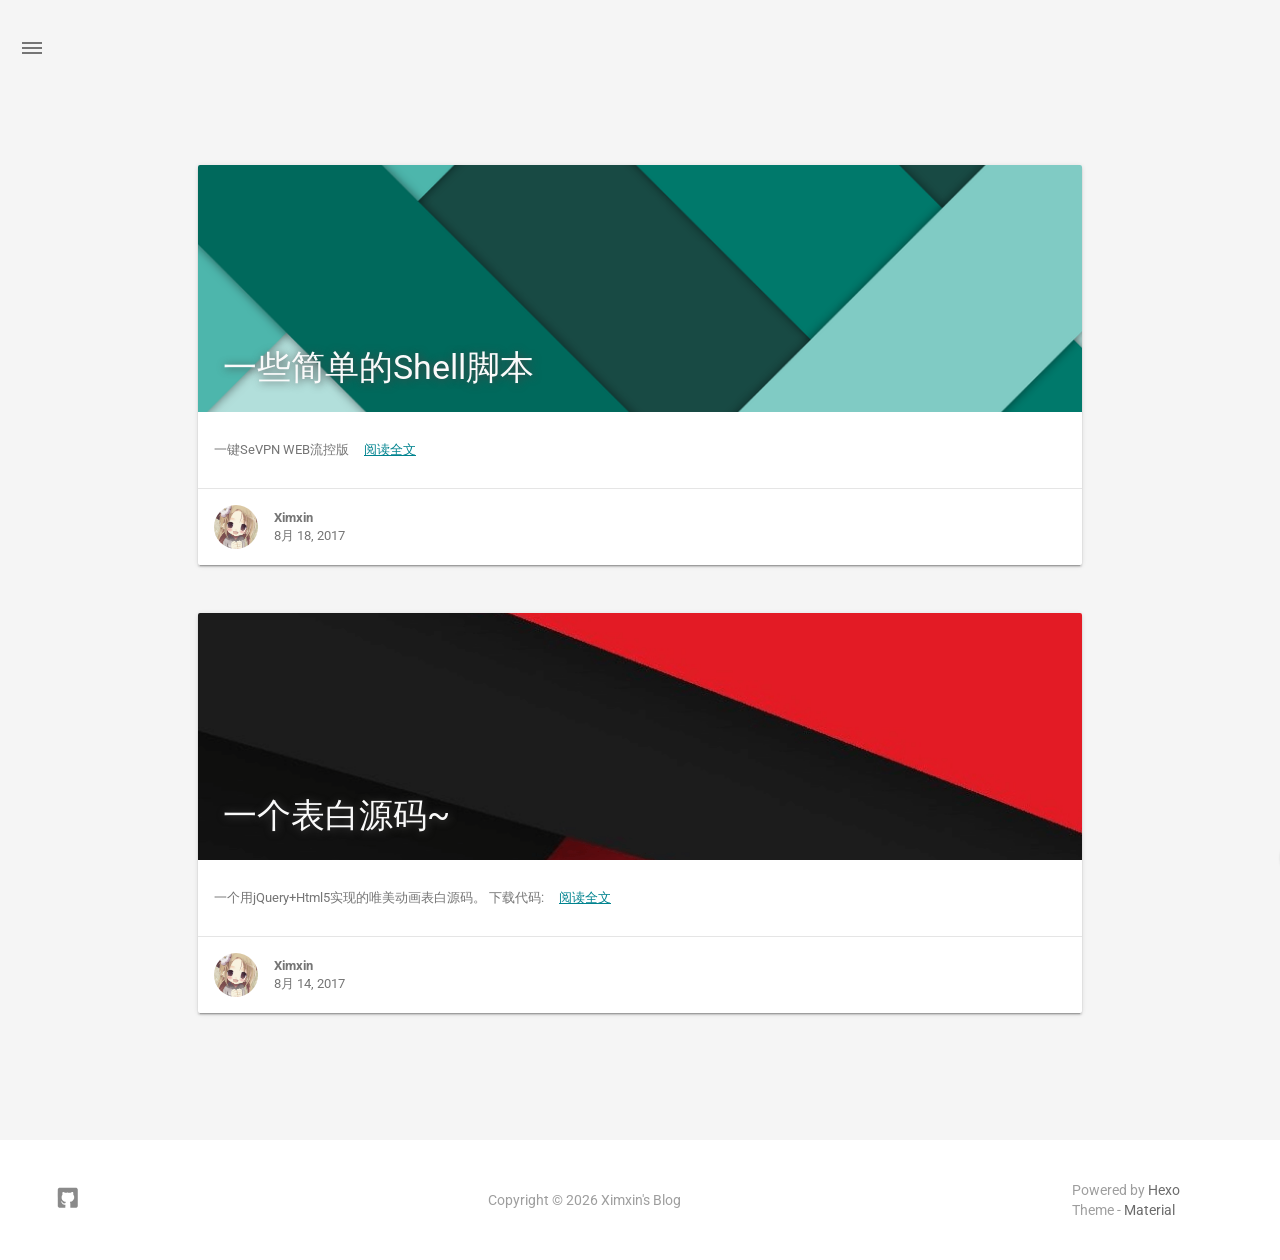
<file: archives/2017/08/index.html>
<!DOCTYPE html>
<html style="display: none;" lang="zh">
    <head>
    <meta charset="utf-8">
    <!--
        © Material Theme
        https://github.com/viosey/hexo-theme-material
        Version: 1.4.0 -->
    <script>window.materialVersion = "1.4.0"</script>

    <!-- Title -->
    
    <title>
        
            归档: 2017/8 | 
        
        Ximxin&#39;s Blog
    </title>

    <!-- dns prefetch -->
    <meta http-equiv="x-dns-prefetch-control" content="on">
    
    
    
    
    
    
    
    
    
    

    <!-- Meta & Info -->
    <meta http-equiv="X-UA-Compatible">
    <meta name="viewport" content="width=device-width, initial-scale=1, user-scalable=no">
    <meta name="theme-color" content="#0097A7">
    <meta name="author" content="Ximxin">
    <meta name="description" itemprop="description" content="">
    <meta name="keywords" content="Ximxin&#39;s Blog">

    <!-- Site Verification -->
    
    

    <!-- Favicons -->
    <link rel="icon shortcut" type="image/ico" href="/img/favicon.png">
    <link rel="icon" sizes="192x192" href="/img/favicon.png">
    <link rel="apple-touch-icon" href="/img/favicon.png">

    <!--iOS -->
    <meta name="apple-mobile-web-app-title" content="Title">
    <meta name="apple-mobile-web-app-capable" content="yes">
    <meta name="apple-mobile-web-app-status-bar-style" content="black">
    <meta name="HandheldFriendly" content="True">
    <meta name="MobileOptimized" content="480">

    <!-- Add to homescreen for Chrome on Android -->
    <meta name="mobile-web-app-capable" content="yes">

    <!-- Add to homescreen for Safari on iOS -->
    <meta name="apple-mobile-web-app-capable" content="yes">
    <meta name="apple-mobile-web-app-status-bar-style" content="black">
    <meta name="apple-mobile-web-app-title" content="Ximxin&#39;s Blog">

    <!-- The Open Graph protocol -->
    <meta property="og:url" content="http://blog.xmxin.top">
    <meta property="og:type" content="blog">
    <meta property="og:title" content="归档: 2017/8 | Ximxin&#39;s Blog">
    <meta property="og:image" content="/img/favicon.png" />
    <meta property="og:description" content="">
    

    

    <!-- The Twitter Card protocol -->
    <meta name="twitter:title" content="归档: 2017/8 | Ximxin&#39;s Blog">
    <meta name="twitter:description" content="">
    <meta name="twitter:image" content="/img/favicon.png">
    <meta name="twitter:card" content="summary_large_image" />
    <meta name="twitter:url" content="http://blog.xmxin.top" />

    <!-- Add canonical link for SEO -->
    
        <link rel="canonical" href="http://blog.xmxin.top/archives/2017/08/index.html" />
    

    <!-- Structured-data for SEO -->
    
        



    

    <!--[if lte IE 9]>
        <link rel="stylesheet" href="/css/ie-blocker.css">

        
            <script src="/js/ie-blocker.zhCN.js"></script>
        
    <![endif]-->

    <!-- Import lsloader -->
    <script>(function(){window.lsloader={jsRunSequence:[],jsnamemap:{},cssnamemap:{}};lsloader.removeLS=function(key){try{localStorage.removeItem(key)}catch(e){}};lsloader.setLS=function(key,val){try{localStorage.setItem(key,val)}catch(e){}};lsloader.getLS=function(key){var val="";try{val=localStorage.getItem(key)}catch(e){val=""}return val};versionString="/*"+materialVersion+"*/";lsloader.clean=function(){try{var keys=[];for(var i=0;i<localStorage.length;i++){keys.push(localStorage.key(i))}keys.forEach(function(key){var data=lsloader.getLS(key);if(data&&data.indexOf(versionString)===-1){lsloader.removeLS(key)}})}catch(e){}};lsloader.clean();lsloader.load=function(jsname,jspath,cssonload){cssonload=cssonload||function(){};var code;code=this.getLS(jsname);if(code&&code.indexOf(versionString)===-1){this.removeLS(jsname);this.requestResource(jsname,jspath,cssonload);return}if(code){var versionNumber=code.split(versionString)[0];if(versionNumber!=jspath){console.log("reload:"+jspath);this.removeLS(jsname);this.requestResource(jsname,jspath,cssonload);return}code=code.split(versionString)[1];if(/\.js?.+$/.test(versionNumber)){this.jsRunSequence.push({name:jsname,code:code});this.runjs(jspath,jsname,code)}else{document.getElementById(jsname).appendChild(document.createTextNode(code));cssonload()}}else{this.requestResource(jsname,jspath,cssonload)}};lsloader.requestResource=function(name,path,cssonload){var that=this;if(/\.js?.+$/.test(path)){this.iojs(path,name,function(path,name,code){that.setLS(name,path+versionString+code);that.runjs(path,name,code)})}else if(/\.css?.+$/.test(path)){this.iocss(path,name,function(code){document.getElementById(name).appendChild(document.createTextNode(code));that.setLS(name,path+versionString+code)},cssonload)}};lsloader.iojs=function(path,jsname,callback){var that=this;that.jsRunSequence.push({name:jsname,code:""});try{var xhr=new XMLHttpRequest;xhr.open("get",path,true);xhr.onreadystatechange=function(){if(xhr.readyState==4){if(xhr.status>=200&&xhr.status<300||xhr.status==304){if(xhr.response!=""){callback(path,jsname,xhr.response);return}}that.jsfallback(path,jsname)}};xhr.send(null)}catch(e){that.jsfallback(path,jsname)}};lsloader.iocss=function(path,jsname,callback,cssonload){var that=this;try{var xhr=new XMLHttpRequest;xhr.open("get",path,true);xhr.onreadystatechange=function(){if(xhr.readyState==4){if(xhr.status>=200&&xhr.status<300||xhr.status==304){if(xhr.response!=""){callback(xhr.response);cssonload();return}}that.cssfallback(path,jsname,cssonload)}};xhr.send(null)}catch(e){that.cssfallback(path,jsname,cssonload)}};lsloader.iofonts=function(path,jsname,callback,cssonload){var that=this;try{var xhr=new XMLHttpRequest;xhr.open("get",path,true);xhr.onreadystatechange=function(){if(xhr.readyState==4){if(xhr.status>=200&&xhr.status<300||xhr.status==304){if(xhr.response!=""){callback(xhr.response);cssonload();return}}that.cssfallback(path,jsname,cssonload)}};xhr.send(null)}catch(e){that.cssfallback(path,jsname,cssonload)}};lsloader.runjs=function(path,name,code){if(!!name&&!!code){for(var k in this.jsRunSequence){if(this.jsRunSequence[k].name==name){this.jsRunSequence[k].code=code}}}if(!!this.jsRunSequence[0]&&!!this.jsRunSequence[0].code&&this.jsRunSequence[0].status!="failed"){var script=document.createElement("script");script.appendChild(document.createTextNode(this.jsRunSequence[0].code));script.type="text/javascript";document.getElementsByTagName("head")[0].appendChild(script);this.jsRunSequence.shift();if(this.jsRunSequence.length>0){this.runjs()}}else if(!!this.jsRunSequence[0]&&this.jsRunSequence[0].status=="failed"){var that=this;var script=document.createElement("script");script.src=this.jsRunSequence[0].path;script.type="text/javascript";this.jsRunSequence[0].status="loading";script.onload=function(){that.jsRunSequence.shift();if(that.jsRunSequence.length>0){that.runjs()}};document.body.appendChild(script)}};lsloader.tagLoad=function(path,name){this.jsRunSequence.push({name:name,code:"",path:path,status:"failed"});this.runjs()};lsloader.jsfallback=function(path,name){if(!!this.jsnamemap[name]){return}else{this.jsnamemap[name]=name}for(var k in this.jsRunSequence){if(this.jsRunSequence[k].name==name){this.jsRunSequence[k].code="";this.jsRunSequence[k].status="failed";this.jsRunSequence[k].path=path}}this.runjs()};lsloader.cssfallback=function(path,name,cssonload){if(!!this.cssnamemap[name]){return}else{this.cssnamemap[name]=1}var link=document.createElement("link");link.type="text/css";link.href=path;link.rel="stylesheet";link.onload=link.onerror=cssonload;var root=document.getElementsByTagName("script")[0];root.parentNode.insertBefore(link,root)};lsloader.runInlineScript=function(scriptId,codeId){var code=document.getElementById(codeId).innerText;this.jsRunSequence.push({name:scriptId,code:code});this.runjs()};lsloader.loadCombo=function(jslist){var updateList="";var requestingModules={};for(var k in jslist){var LS=this.getLS(jslist[k].name);if(!!LS){var version=LS.split(versionString)[0];var code=LS.split(versionString)[1]}else{var version=""}if(version==jslist[k].path){this.jsRunSequence.push({name:jslist[k].name,code:code,path:jslist[k].path})}else{this.jsRunSequence.push({name:jslist[k].name,code:null,path:jslist[k].path,status:"comboloading"});requestingModules[jslist[k].name]=true;updateList+=(updateList==""?"":";")+jslist[k].path}}var that=this;if(!!updateList){var xhr=new XMLHttpRequest;xhr.open("get",combo+updateList,true);xhr.onreadystatechange=function(){if(xhr.readyState==4){if(xhr.status>=200&&xhr.status<300||xhr.status==304){if(xhr.response!=""){that.runCombo(xhr.response,requestingModules);return}}else{for(var i in that.jsRunSequence){if(requestingModules[that.jsRunSequence[i].name]){that.jsRunSequence[i].status="failed"}}that.runjs()}}};xhr.send(null)}this.runjs()};lsloader.runCombo=function(comboCode,requestingModules){comboCode=comboCode.split("/*combojs*/");comboCode.shift();for(var k in this.jsRunSequence){if(!!requestingModules[this.jsRunSequence[k].name]&&!!comboCode[0]){this.jsRunSequence[k].status="comboJS";this.jsRunSequence[k].code=comboCode[0];this.setLS(this.jsRunSequence[k].name,this.jsRunSequence[k].path+versionString+comboCode[0]);comboCode.shift()}}this.runjs()}})();</script>

    <!-- Import CSS & jQuery -->
    
        <style id="css/material.min.css"></style><script>if(typeof window.lsLoadCSSMaxNums === "undefined")window.lsLoadCSSMaxNums = 0;window.lsLoadCSSMaxNums++;lsloader.load("css/material.min.css","/css/material.min.css?fJTiM/K1J3dWIruo3pxtAw==",function(){if(typeof window.lsLoadCSSNums === "undefined")window.lsLoadCSSNums = 0;window.lsLoadCSSNums++;if(window.lsLoadCSSNums == window.lsLoadCSSMaxNums)document.documentElement.style.display="";})</script>
        <style id="css/style.min.css"></style><script>if(typeof window.lsLoadCSSMaxNums === "undefined")window.lsLoadCSSMaxNums = 0;window.lsLoadCSSMaxNums++;lsloader.load("css/style.min.css","/css/style.min.css?oCSEO3ST+aEypEwttTDI9g==",function(){if(typeof window.lsLoadCSSNums === "undefined")window.lsLoadCSSNums = 0;window.lsLoadCSSNums++;if(window.lsLoadCSSNums == window.lsLoadCSSMaxNums)document.documentElement.style.display="";})</script>
        
        
            <style>
    
    
    
    
    
    
    
    .footer-sns-github {
        background-image: url([data-uri]);
    }
    
    
    
    
    
</style>

        
        <!-- Config CSS -->

<!-- Other Styles -->
<style>
  body, html {
    font-family: Roboto, "Helvetica Neue", Helvetica, "PingFang SC", "Hiragino Sans GB", "Microsoft YaHei", "微软雅黑", Arial, sans-serif;
  }

  a {
    color: #00838F;
  }

  .mdl-card__media,
  #search-label,
  #search-form-label:after,
  #scheme-Paradox .hot_tags-count,
  #scheme-Paradox .sidebar_archives-count,
  #scheme-Paradox .sidebar-colored .sidebar-header,
  #scheme-Paradox .sidebar-colored .sidebar-badge{
    background-color: #0097A7 !important;
  }

  /* Sidebar User Drop Down Menu Text Color */
  #scheme-Paradox .sidebar-colored .sidebar-nav>.dropdown>.dropdown-menu>li>a:hover,
  #scheme-Paradox .sidebar-colored .sidebar-nav>.dropdown>.dropdown-menu>li>a:focus {
    color: #0097A7 !important;
  }

  #post_entry-right-info,
  .sidebar-colored .sidebar-nav li:hover > a,
  .sidebar-colored .sidebar-nav li:hover > a i,
  .sidebar-colored .sidebar-nav li > a:hover,
  .sidebar-colored .sidebar-nav li > a:hover i,
  .sidebar-colored .sidebar-nav li > a:focus i,
  .sidebar-colored .sidebar-nav > .open > a,
  .sidebar-colored .sidebar-nav > .open > a:hover,
  .sidebar-colored .sidebar-nav > .open > a:focus,
  #ds-reset #ds-ctx .ds-ctx-entry .ds-ctx-head a {
    color: #0097A7 !important;
  }

  .toTop {
    background: #757575 !important;
  }

  .material-layout .material-post>.material-nav,
  .material-layout .material-index>.material-nav,
  .material-nav a {
    color: #757575;
  }

  #scheme-Paradox .MD-burger-layer {
    background-color: #757575;
  }

  #scheme-Paradox #post-toc-trigger-btn {
    color: #757575;
  }

  .post-toc a:hover {
    color: #00838F;
    text-decoration: underline;
  }

</style>


<!-- Theme Background Related-->

    <style>
      body{
        background-color: #F5F5F5;
      }

      /* blog_info bottom background */
      #scheme-Paradox .material-layout .something-else .mdl-card__supporting-text{
        background-color: #fff;
      }
    </style>




<!-- Fade Effect -->

    <style>
      .fade {
        transition: all 800ms linear;
        -webkit-transform: translate3d(0,0,0);
        -moz-transform: translate3d(0,0,0);
        -ms-transform: translate3d(0,0,0);
        -o-transform: translate3d(0,0,0);
        transform: translate3d(0,0,0);
        opacity: 1;
      }

      .fade.out{
        opacity: 0;
      }
    </style>


<!-- Import Font -->

    <link href="https://fonts.googleapis.com/css?family=Roboto:300,400,500" rel="stylesheet">
    <link href="https://fonts.googleapis.com/icon?family=Material+Icons"rel="stylesheet">


        <script>lsloader.load("js/jquery.min.js","/js/jquery.min.js?qcusAULNeBksqffqUM2+Ig==")</script>
    
    
    <script>function Queue(){this.dataStore=[];this.offer=b;this.poll=d;this.execNext=a;this.debug=false;this.startDebug=c;function b(e){if(this.debug){console.log("Offered a Queued Function.")}if(typeof e==="function"){this.dataStore.push(e)}else{console.log("You must offer a function.")}}function d(){if(this.debug){console.log("Polled a Queued Function.")}return this.dataStore.shift()}function a(){var e=this.poll();if(e!==undefined){if(this.debug){console.log("Run a Queued Function.")}e()}}function c(){this.debug=true}}var queue=new Queue();</script>

    <!-- Analytics -->
    

    <!-- Custom Head -->
    
</head>


    
        <body id="scheme-Paradox" class="lazy">
            <div class="material-layout  mdl-js-layout has-drawer is-upgraded">
                

                <!-- Main Container -->
                <main class="material-layout__content" id="main">

                    <!-- Top Anchor -->
                    <div id="top"></div>

                    
                        <!-- Hamburger Button -->
                        <button class="MD-burger-icon sidebar-toggle">
                            <span class="MD-burger-layer"></span>
                        </button>
                    

                    <!-- Index Module -->
<div class="material-index mdl-grid">
    
    <div class="locate-thumbnail-symbol"></div>

    <!-- Pin on top -->
    

    <!-- Normal Post -->
    
        
            
                <!-- Paradox Thumbnail -->
                <div class="post_entry-module mdl-card mdl-shadow--2dp mdl-cell mdl-cell--12-col fade out">
    <!-- Post Thumbnail -->
    
        
            <!-- Random Thumbnail -->
            <div class="post_thumbnail-random mdl-card__media mdl-color-text--grey-50">
        
    

        <!-- Post Title -->
        <p class="article-headline-p"><a href="/2017/08/18/一些简单的Shell脚本/">一些简单的Shell脚本</a></p>
    </div>

    <!-- Post Excerpt -->
    <div class="mdl-color-text--grey-600 mdl-card__supporting-text post_entry-content">
        
            一键SeVPN WEB流控版
        
        &nbsp;&nbsp;&nbsp;
        <span>
            <a href="/2017/08/18/一些简单的Shell脚本/" target="_self">阅读全文</a>
        </span>
    </div>
    <!-- Post_entry Info-->
    <div id="post_entry-info">
        <div id="post_entry-left-info" class="mdl-card__supporting-text meta mdl-color-text--grey-600 ">
            <!-- Author Avatar -->
            <div id="author-avatar">
                <img src="/img/avatar.png" width="44px" height="44px" alt="Ximxin's avatar">
            </div>
            <div>
                <strong>Ximxin</strong>
                <span>8月 18, 2017</span>
            </div>
        </div>
        <div id="post_entry-right-info">
            <!-- Category -->
            <span class="post_entry-category">
                
            </span>

            

            

            <!-- Post Views -->
            <span class="post_entry-views">
            </span>
        </div>
    </div>
</div>

            
            
        
    
        
            
                <!-- Paradox Thumbnail -->
                <div class="post_entry-module mdl-card mdl-shadow--2dp mdl-cell mdl-cell--12-col fade out">
    <!-- Post Thumbnail -->
    
        
            <!-- Random Thumbnail -->
            <div class="post_thumbnail-random mdl-card__media mdl-color-text--grey-50">
        
    

        <!-- Post Title -->
        <p class="article-headline-p"><a href="/2017/08/14/一个表白源码/">一个表白源码~</a></p>
    </div>

    <!-- Post Excerpt -->
    <div class="mdl-color-text--grey-600 mdl-card__supporting-text post_entry-content">
        
            一个用jQuery+Html5实现的唯美动画表白源码。
下载代码:  
        
        &nbsp;&nbsp;&nbsp;
        <span>
            <a href="/2017/08/14/一个表白源码/" target="_self">阅读全文</a>
        </span>
    </div>
    <!-- Post_entry Info-->
    <div id="post_entry-info">
        <div id="post_entry-left-info" class="mdl-card__supporting-text meta mdl-color-text--grey-600 ">
            <!-- Author Avatar -->
            <div id="author-avatar">
                <img src="/img/avatar.png" width="44px" height="44px" alt="Ximxin's avatar">
            </div>
            <div>
                <strong>Ximxin</strong>
                <span>8月 14, 2017</span>
            </div>
        </div>
        <div id="post_entry-right-info">
            <!-- Category -->
            <span class="post_entry-category">
                
            </span>

            

            

            <!-- Post Views -->
            <span class="post_entry-views">
            </span>
        </div>
    </div>
</div>

            
            
        
    

    

    
        <script type="text/ls-javascript" id="thumbnail-script">
    var randomNum;

    var locatePost = $('.locate-thumbnail-symbol').next();
    for(var i = 0; i < 10; i++) {
        randomNum = Math.floor(Math.random() * 19 + 1);

        locatePost.children('.post_thumbnail-random').attr('id', 'random_thumbnail-'+randomNum);
        locatePost.children('.post_thumbnail-random').attr('data-original', '/img/random/material-' + randomNum + '.png');
    $('.post_thumbnail-random').addClass('lazy');

        locatePost = locatePost.next();
    }
</script>

    
</div>


                    
                        <!-- Overlay For Active Sidebar -->
<div class="sidebar-overlay"></div>

<!-- Material sidebar -->
<aside id="sidebar" class="sidebar sidebar-colored sidebar-fixed-left" role="navigation">
    <div id="sidebar-main">
        <!-- Sidebar Header -->
        <div class="sidebar-header header-cover" style="background-image: url(/img/sidebar_header.png);">
    <!-- Top bar -->
    <div class="top-bar"></div>

    <!-- Sidebar toggle button -->
    <button type="button" class="sidebar-toggle mdl-button mdl-js-button mdl-js-ripple-effect mdl-button--icon" style="display: initial;" data-upgraded=",MaterialButton,MaterialRipple">
        <i class="material-icons">clear_all</i>
        <span class="mdl-button__ripple-container">
            <span class="mdl-ripple">
            </span>
        </span>
    </button>

    <!-- Sidebar Avatar -->
    <div class="sidebar-image">
        <img src="/img/avatar.png" alt="Ximxin's avatar">
    </div>

    <!-- Sidebar Email -->
    <a data-toggle="dropdown" class="sidebar-brand" href="#settings-dropdown">
        lhb2495536292@gmail.com
        <b class="caret"></b>
    </a>
</div>


        <!-- Sidebar Navigation  -->
        <ul class="nav sidebar-nav">
    <!-- User dropdown  -->
    <li class="dropdown">
        <ul id="settings-dropdown" class="dropdown-menu">
            
                <li>
                    <a href="#" target="_blank" title="Email Me">
                        
                            <i class="material-icons sidebar-material-icons sidebar-indent-left1pc-element">email</i>
                        
                        Email Me
                    </a>
                </li>
            
        </ul>
    </li>

    <!-- Homepage -->
    
        <li id="sidebar-first-li">
            <a href="/">
                
                    <i class="material-icons sidebar-material-icons">home</i>
                
                主页
            </a>
        </li>
        
            <li class="divider"></li>
        
    

    <!-- Archives  -->
    
        <li class="dropdown">
            <a href="#" class="ripple-effect dropdown-toggle" data-toggle="dropdown">
                
                    <i class="material-icons sidebar-material-icons">inbox</i>
                
                    归档
                <b class="caret"></b>
            </a>
            <ul class="dropdown-menu">
            <li>
                <a class="sidebar_archives-link" href="/archives/2017/10/">十月 2017<span class="sidebar_archives-count">1</span></a></li><li><a class="sidebar_archives-link" href="/archives/2017/08/">八月 2017<span class="sidebar_archives-count">2</span></a></li><li><a class="sidebar_archives-link" href="/archives/2017/07/">七月 2017<span class="sidebar_archives-count">1</span></a></li><li><a class="sidebar_archives-link" href="/archives/2017/06/">六月 2017<span class="sidebar_archives-count">2</span></a>
            </ul>
        </li>
        
            <li class="divider"></li>
        
    

    <!-- Categories  -->
    

    <!-- Pages  -->
    
        <li>
            <a href="/about" title="关于我">
                
                    <i class="material-icons sidebar-material-icons">person</i>
                
                关于我
            </a>
        </li>
        
            <li class="divider"></li>
        
    

    <!-- Article Number  -->
    
        <li>
            <a href="/archives">
                文章总数
                <span class="sidebar-badge">6</span>
            </a>
        </li>
        
            <li class="divider"></li>
        
    
</ul>


        <!-- Sidebar Footer -->
        <!--
I'm glad you use this theme, the development is no so easy, I hope you can keep the copyright, I will thank you so much.
If you still want to delete the copyrights, could you still retain the first one? Which namely "Theme Material"
It will not impact the appearance and can give developers a lot of support :)

很高兴您使用并喜欢该主题，开发不易 十分谢谢与希望您可以保留一下版权声明。
如果您仍然想删除的话 能否只保留第一项呢？即 "Theme Material"
它不会影响美观并可以给开发者很大的支持和动力。 :)
-->

<!-- Sidebar Divider -->


<!-- Theme Material -->

    <a href="https://github.com/viosey/hexo-theme-material"  class="sidebar-footer-text-a" target="_blank">
        <div class="sidebar-text mdl-button mdl-js-button mdl-js-ripple-effect sidebar-footer-text-div" data-upgraded=",MaterialButton,MaterialRipple">
            主题 - Material
            <span class="sidebar-badge badge-circle">i</span>
        </div>
    </a>


<!-- Help & Support -->
<!--

-->

<!-- Feedback -->
<!--

-->

<!-- About Theme -->
<!--

-->

    </div>

    <!-- Sidebar Image -->
    

</aside>

                    

                    
                        <!-- Footer Top Button -->
                        <div id="back-to-top" class="toTop-wrap">
    <a href="#top" class="toTop">
        <i class="material-icons footer_top-i">expand_less</i>
    </a>
</div>

                    

                    <!--Footer-->
<footer class="mdl-mini-footer" id="bottom">
    
        <!-- Paradox Footer Left Section -->
        <div class="mdl-mini-footer--left-section sns-list">
    <!-- Twitter -->
    

    <!-- Facebook -->
    

    <!-- Google + -->
    

    <!-- Weibo -->
    

    <!-- Instagram -->
    

    <!-- Tumblr -->
    

    <!-- Github -->
    
        <a href="https://github.com/Ximxin" target="_blank">
            <button class="mdl-mini-footer--social-btn social-btn footer-sns-github">
                <span class="visuallyhidden">Github</span>
            </button><!--
     --></a>
    

    <!-- LinkedIn -->
    

    <!-- Zhihu -->
    

    <!-- Bilibili -->
    

    <!-- Telegram -->
    
</div>


        <!--Copyright-->
        <div id="copyright">
            Copyright&nbsp;©<script type="text/javascript">var fd = new Date();document.write("&nbsp;" + fd.getFullYear() + "&nbsp;");</script>Ximxin's Blog
        </div>

        <!-- Paradox Footer Right Section -->

        <!--
        I am glad you use this theme, the development is no so easy, I hope you can keep the copyright.
        It will not impact the appearance and can give developers a lot of support :)

        很高兴您使用该主题，开发不易，希望您可以保留一下版权声明。
        它不会影响美观并可以给开发者很大的支持。 :)
        -->

        <div class="mdl-mini-footer--right-section">
            <div>
                <div class="footer-develop-div">Powered by <a href="https://hexo.io" target="_blank" class="footer-develop-a">Hexo</a></div>
                <div class="footer-develop-div">Theme - <a href="https://github.com/viosey/hexo-theme-material" target="_blank" class="footer-develop-a">Material</a></div>
            </div>
        </div>
    
</footer>


                    <!-- Import File -->


    <script>lsloader.load("js/lazyload.min.js","/js/lazyload.min.js?1BcfzuNXqV+ntF6gq+5X3Q==")</script>
    <script>lsloader.load("js/js.min.js","/js/js.min.js?oAl/+lvaqTFV31JXTmbrNA==")</script>



    <script>lsloader.load("js/nprogress.js","/js/nprogress.js?pl3Qhb9lvqR1FlyLUna1Yw==")</script>


<script type="text/ls-javascript" id="NProgress-script">
    NProgress.configure({
        showSpinner: true
    });
    NProgress.start();
    $('#nprogress .bar').css({
        'background': '#29d'
    });
    $('#nprogress .peg').css({
        'box-shadow': '0 0 10px #29d, 0 0 15px #29d'
    });
    $('#nprogress .spinner-icon').css({
        'border-top-color': '#29d',
        'border-left-color': '#29d'
    });
    setTimeout(function() {
        NProgress.done();
        $('.fade').removeClass('out');
    }, 800);
</script>



    
        <script>lsloader.load("js/smoothscroll.js","/js/smoothscroll.js?lOy/ACj5suSNi7ZVFVbpFQ==")</script>
    











<!-- UC Browser Compatible -->
<script>
	var agent = navigator.userAgent.toLowerCase();
	if(agent.indexOf('ucbrowser')>0) {
		document.write('<link rel="stylesheet" href="/css/uc.css">');
	   alert('由于 UC 浏览器使用极旧的内核，而本网站使用了一些新的特性。\n为了您能更好的浏览，推荐使用 Chrome 或 Firefox 浏览器。');
	}
</script>

<!-- Window Load-->
<script type="text/ls-javascript" id="window-load">
    $(window).on('load', function() {
        // Post_Toc parent position fixed
        $('.post-toc-wrap').parent('.mdl-menu__container').css('position', 'fixed');
    });
</script>

<!-- MathJax Load-->

<script type="text/ls-javascript" id="lazy-load">
    // Offer LazyLoad
    queue.offer(function(){
        $('.lazy').lazyload({
            effect : 'show'
        });
    });

    // Start Queue
    $(document).ready(function(){
        setInterval(function(){
            queue.execNext();
        },200);
    });
</script>

<!-- Bing Background -->


<script>
    (function(){
        var scriptList = document.querySelectorAll('script[type="text/ls-javascript"]')

        for (var i = 0; i < scriptList.length; ++i) {
            var item = scriptList[i];
            lsloader.runInlineScript(item.id,item.id);
        }
    })()
console.log('\n %c © Material Theme | Version: 1.4.0 | https://github.com/viosey/hexo-theme-material %c \n', 'color:#455a64;background:#e0e0e0;padding:5px 0;border-top-left-radius:5px;border-bottom-left-radius:5px;', 'color:#455a64;background:#e0e0e0;padding:5px 0;border-top-right-radius:5px;border-bottom-right-radius:5px;');
</script>

                </main>
            </div>
        </body>
    
</html>
</file>
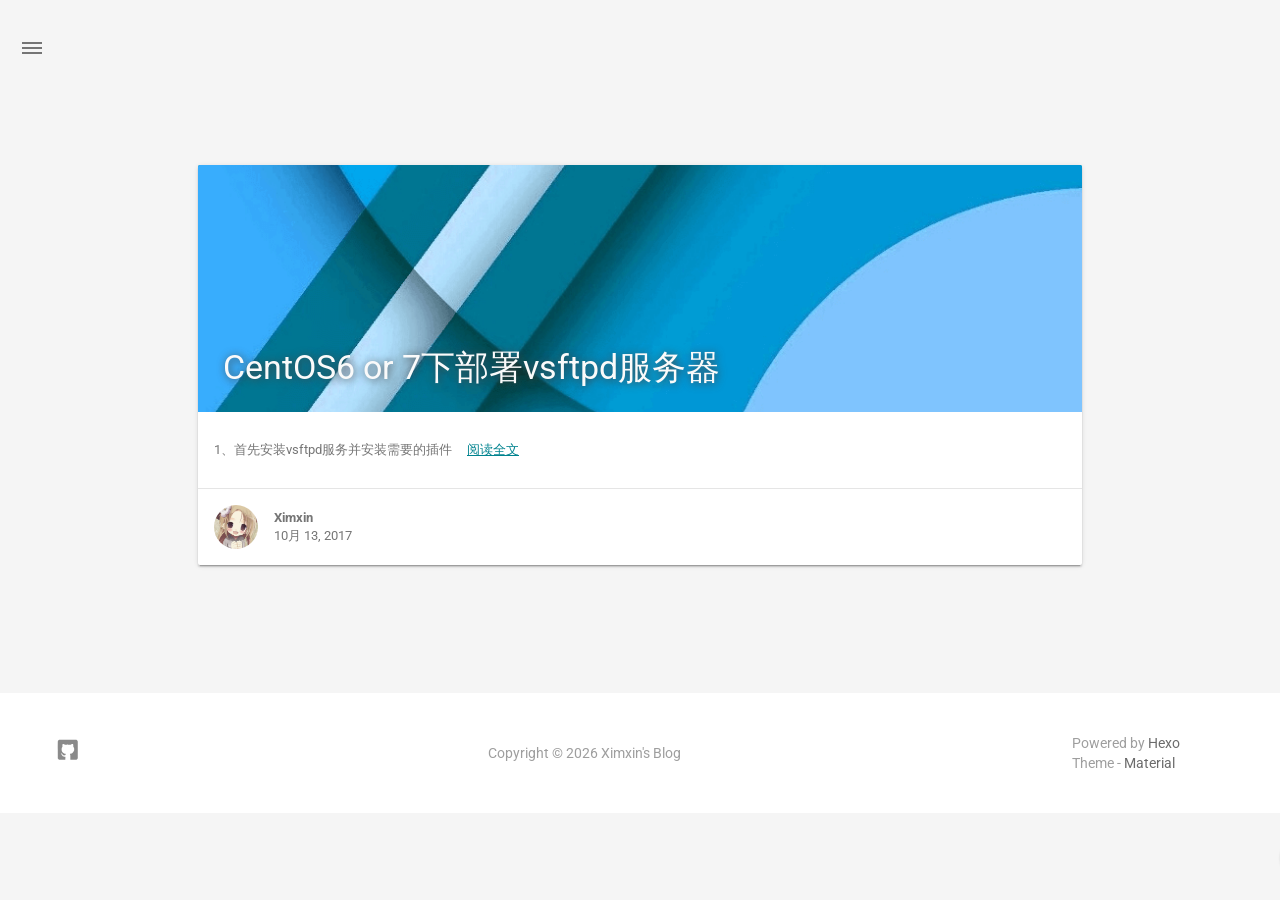
<file: archives/2017/10/index.html>
<!DOCTYPE html>
<html style="display: none;" lang="zh">
    <head>
    <meta charset="utf-8">
    <!--
        © Material Theme
        https://github.com/viosey/hexo-theme-material
        Version: 1.4.0 -->
    <script>window.materialVersion = "1.4.0"</script>

    <!-- Title -->
    
    <title>
        
            归档: 2017/10 | 
        
        Ximxin&#39;s Blog
    </title>

    <!-- dns prefetch -->
    <meta http-equiv="x-dns-prefetch-control" content="on">
    
    
    
    
    
    
    
    
    
    

    <!-- Meta & Info -->
    <meta http-equiv="X-UA-Compatible">
    <meta name="viewport" content="width=device-width, initial-scale=1, user-scalable=no">
    <meta name="theme-color" content="#0097A7">
    <meta name="author" content="Ximxin">
    <meta name="description" itemprop="description" content="">
    <meta name="keywords" content="Ximxin&#39;s Blog">

    <!-- Site Verification -->
    
    

    <!-- Favicons -->
    <link rel="icon shortcut" type="image/ico" href="/img/favicon.png">
    <link rel="icon" sizes="192x192" href="/img/favicon.png">
    <link rel="apple-touch-icon" href="/img/favicon.png">

    <!--iOS -->
    <meta name="apple-mobile-web-app-title" content="Title">
    <meta name="apple-mobile-web-app-capable" content="yes">
    <meta name="apple-mobile-web-app-status-bar-style" content="black">
    <meta name="HandheldFriendly" content="True">
    <meta name="MobileOptimized" content="480">

    <!-- Add to homescreen for Chrome on Android -->
    <meta name="mobile-web-app-capable" content="yes">

    <!-- Add to homescreen for Safari on iOS -->
    <meta name="apple-mobile-web-app-capable" content="yes">
    <meta name="apple-mobile-web-app-status-bar-style" content="black">
    <meta name="apple-mobile-web-app-title" content="Ximxin&#39;s Blog">

    <!-- The Open Graph protocol -->
    <meta property="og:url" content="http://blog.xmxin.top">
    <meta property="og:type" content="blog">
    <meta property="og:title" content="归档: 2017/10 | Ximxin&#39;s Blog">
    <meta property="og:image" content="/img/favicon.png" />
    <meta property="og:description" content="">
    

    

    <!-- The Twitter Card protocol -->
    <meta name="twitter:title" content="归档: 2017/10 | Ximxin&#39;s Blog">
    <meta name="twitter:description" content="">
    <meta name="twitter:image" content="/img/favicon.png">
    <meta name="twitter:card" content="summary_large_image" />
    <meta name="twitter:url" content="http://blog.xmxin.top" />

    <!-- Add canonical link for SEO -->
    
        <link rel="canonical" href="http://blog.xmxin.top/archives/2017/10/index.html" />
    

    <!-- Structured-data for SEO -->
    
        



    

    <!--[if lte IE 9]>
        <link rel="stylesheet" href="/css/ie-blocker.css">

        
            <script src="/js/ie-blocker.zhCN.js"></script>
        
    <![endif]-->

    <!-- Import lsloader -->
    <script>(function(){window.lsloader={jsRunSequence:[],jsnamemap:{},cssnamemap:{}};lsloader.removeLS=function(key){try{localStorage.removeItem(key)}catch(e){}};lsloader.setLS=function(key,val){try{localStorage.setItem(key,val)}catch(e){}};lsloader.getLS=function(key){var val="";try{val=localStorage.getItem(key)}catch(e){val=""}return val};versionString="/*"+materialVersion+"*/";lsloader.clean=function(){try{var keys=[];for(var i=0;i<localStorage.length;i++){keys.push(localStorage.key(i))}keys.forEach(function(key){var data=lsloader.getLS(key);if(data&&data.indexOf(versionString)===-1){lsloader.removeLS(key)}})}catch(e){}};lsloader.clean();lsloader.load=function(jsname,jspath,cssonload){cssonload=cssonload||function(){};var code;code=this.getLS(jsname);if(code&&code.indexOf(versionString)===-1){this.removeLS(jsname);this.requestResource(jsname,jspath,cssonload);return}if(code){var versionNumber=code.split(versionString)[0];if(versionNumber!=jspath){console.log("reload:"+jspath);this.removeLS(jsname);this.requestResource(jsname,jspath,cssonload);return}code=code.split(versionString)[1];if(/\.js?.+$/.test(versionNumber)){this.jsRunSequence.push({name:jsname,code:code});this.runjs(jspath,jsname,code)}else{document.getElementById(jsname).appendChild(document.createTextNode(code));cssonload()}}else{this.requestResource(jsname,jspath,cssonload)}};lsloader.requestResource=function(name,path,cssonload){var that=this;if(/\.js?.+$/.test(path)){this.iojs(path,name,function(path,name,code){that.setLS(name,path+versionString+code);that.runjs(path,name,code)})}else if(/\.css?.+$/.test(path)){this.iocss(path,name,function(code){document.getElementById(name).appendChild(document.createTextNode(code));that.setLS(name,path+versionString+code)},cssonload)}};lsloader.iojs=function(path,jsname,callback){var that=this;that.jsRunSequence.push({name:jsname,code:""});try{var xhr=new XMLHttpRequest;xhr.open("get",path,true);xhr.onreadystatechange=function(){if(xhr.readyState==4){if(xhr.status>=200&&xhr.status<300||xhr.status==304){if(xhr.response!=""){callback(path,jsname,xhr.response);return}}that.jsfallback(path,jsname)}};xhr.send(null)}catch(e){that.jsfallback(path,jsname)}};lsloader.iocss=function(path,jsname,callback,cssonload){var that=this;try{var xhr=new XMLHttpRequest;xhr.open("get",path,true);xhr.onreadystatechange=function(){if(xhr.readyState==4){if(xhr.status>=200&&xhr.status<300||xhr.status==304){if(xhr.response!=""){callback(xhr.response);cssonload();return}}that.cssfallback(path,jsname,cssonload)}};xhr.send(null)}catch(e){that.cssfallback(path,jsname,cssonload)}};lsloader.iofonts=function(path,jsname,callback,cssonload){var that=this;try{var xhr=new XMLHttpRequest;xhr.open("get",path,true);xhr.onreadystatechange=function(){if(xhr.readyState==4){if(xhr.status>=200&&xhr.status<300||xhr.status==304){if(xhr.response!=""){callback(xhr.response);cssonload();return}}that.cssfallback(path,jsname,cssonload)}};xhr.send(null)}catch(e){that.cssfallback(path,jsname,cssonload)}};lsloader.runjs=function(path,name,code){if(!!name&&!!code){for(var k in this.jsRunSequence){if(this.jsRunSequence[k].name==name){this.jsRunSequence[k].code=code}}}if(!!this.jsRunSequence[0]&&!!this.jsRunSequence[0].code&&this.jsRunSequence[0].status!="failed"){var script=document.createElement("script");script.appendChild(document.createTextNode(this.jsRunSequence[0].code));script.type="text/javascript";document.getElementsByTagName("head")[0].appendChild(script);this.jsRunSequence.shift();if(this.jsRunSequence.length>0){this.runjs()}}else if(!!this.jsRunSequence[0]&&this.jsRunSequence[0].status=="failed"){var that=this;var script=document.createElement("script");script.src=this.jsRunSequence[0].path;script.type="text/javascript";this.jsRunSequence[0].status="loading";script.onload=function(){that.jsRunSequence.shift();if(that.jsRunSequence.length>0){that.runjs()}};document.body.appendChild(script)}};lsloader.tagLoad=function(path,name){this.jsRunSequence.push({name:name,code:"",path:path,status:"failed"});this.runjs()};lsloader.jsfallback=function(path,name){if(!!this.jsnamemap[name]){return}else{this.jsnamemap[name]=name}for(var k in this.jsRunSequence){if(this.jsRunSequence[k].name==name){this.jsRunSequence[k].code="";this.jsRunSequence[k].status="failed";this.jsRunSequence[k].path=path}}this.runjs()};lsloader.cssfallback=function(path,name,cssonload){if(!!this.cssnamemap[name]){return}else{this.cssnamemap[name]=1}var link=document.createElement("link");link.type="text/css";link.href=path;link.rel="stylesheet";link.onload=link.onerror=cssonload;var root=document.getElementsByTagName("script")[0];root.parentNode.insertBefore(link,root)};lsloader.runInlineScript=function(scriptId,codeId){var code=document.getElementById(codeId).innerText;this.jsRunSequence.push({name:scriptId,code:code});this.runjs()};lsloader.loadCombo=function(jslist){var updateList="";var requestingModules={};for(var k in jslist){var LS=this.getLS(jslist[k].name);if(!!LS){var version=LS.split(versionString)[0];var code=LS.split(versionString)[1]}else{var version=""}if(version==jslist[k].path){this.jsRunSequence.push({name:jslist[k].name,code:code,path:jslist[k].path})}else{this.jsRunSequence.push({name:jslist[k].name,code:null,path:jslist[k].path,status:"comboloading"});requestingModules[jslist[k].name]=true;updateList+=(updateList==""?"":";")+jslist[k].path}}var that=this;if(!!updateList){var xhr=new XMLHttpRequest;xhr.open("get",combo+updateList,true);xhr.onreadystatechange=function(){if(xhr.readyState==4){if(xhr.status>=200&&xhr.status<300||xhr.status==304){if(xhr.response!=""){that.runCombo(xhr.response,requestingModules);return}}else{for(var i in that.jsRunSequence){if(requestingModules[that.jsRunSequence[i].name]){that.jsRunSequence[i].status="failed"}}that.runjs()}}};xhr.send(null)}this.runjs()};lsloader.runCombo=function(comboCode,requestingModules){comboCode=comboCode.split("/*combojs*/");comboCode.shift();for(var k in this.jsRunSequence){if(!!requestingModules[this.jsRunSequence[k].name]&&!!comboCode[0]){this.jsRunSequence[k].status="comboJS";this.jsRunSequence[k].code=comboCode[0];this.setLS(this.jsRunSequence[k].name,this.jsRunSequence[k].path+versionString+comboCode[0]);comboCode.shift()}}this.runjs()}})();</script>

    <!-- Import CSS & jQuery -->
    
        <style id="css/material.min.css"></style><script>if(typeof window.lsLoadCSSMaxNums === "undefined")window.lsLoadCSSMaxNums = 0;window.lsLoadCSSMaxNums++;lsloader.load("css/material.min.css","/css/material.min.css?fJTiM/K1J3dWIruo3pxtAw==",function(){if(typeof window.lsLoadCSSNums === "undefined")window.lsLoadCSSNums = 0;window.lsLoadCSSNums++;if(window.lsLoadCSSNums == window.lsLoadCSSMaxNums)document.documentElement.style.display="";})</script>
        <style id="css/style.min.css"></style><script>if(typeof window.lsLoadCSSMaxNums === "undefined")window.lsLoadCSSMaxNums = 0;window.lsLoadCSSMaxNums++;lsloader.load("css/style.min.css","/css/style.min.css?oCSEO3ST+aEypEwttTDI9g==",function(){if(typeof window.lsLoadCSSNums === "undefined")window.lsLoadCSSNums = 0;window.lsLoadCSSNums++;if(window.lsLoadCSSNums == window.lsLoadCSSMaxNums)document.documentElement.style.display="";})</script>
        
        
            <style>
    
    
    
    
    
    
    
    .footer-sns-github {
        background-image: url([data-uri]);
    }
    
    
    
    
    
</style>

        
        <!-- Config CSS -->

<!-- Other Styles -->
<style>
  body, html {
    font-family: Roboto, "Helvetica Neue", Helvetica, "PingFang SC", "Hiragino Sans GB", "Microsoft YaHei", "微软雅黑", Arial, sans-serif;
  }

  a {
    color: #00838F;
  }

  .mdl-card__media,
  #search-label,
  #search-form-label:after,
  #scheme-Paradox .hot_tags-count,
  #scheme-Paradox .sidebar_archives-count,
  #scheme-Paradox .sidebar-colored .sidebar-header,
  #scheme-Paradox .sidebar-colored .sidebar-badge{
    background-color: #0097A7 !important;
  }

  /* Sidebar User Drop Down Menu Text Color */
  #scheme-Paradox .sidebar-colored .sidebar-nav>.dropdown>.dropdown-menu>li>a:hover,
  #scheme-Paradox .sidebar-colored .sidebar-nav>.dropdown>.dropdown-menu>li>a:focus {
    color: #0097A7 !important;
  }

  #post_entry-right-info,
  .sidebar-colored .sidebar-nav li:hover > a,
  .sidebar-colored .sidebar-nav li:hover > a i,
  .sidebar-colored .sidebar-nav li > a:hover,
  .sidebar-colored .sidebar-nav li > a:hover i,
  .sidebar-colored .sidebar-nav li > a:focus i,
  .sidebar-colored .sidebar-nav > .open > a,
  .sidebar-colored .sidebar-nav > .open > a:hover,
  .sidebar-colored .sidebar-nav > .open > a:focus,
  #ds-reset #ds-ctx .ds-ctx-entry .ds-ctx-head a {
    color: #0097A7 !important;
  }

  .toTop {
    background: #757575 !important;
  }

  .material-layout .material-post>.material-nav,
  .material-layout .material-index>.material-nav,
  .material-nav a {
    color: #757575;
  }

  #scheme-Paradox .MD-burger-layer {
    background-color: #757575;
  }

  #scheme-Paradox #post-toc-trigger-btn {
    color: #757575;
  }

  .post-toc a:hover {
    color: #00838F;
    text-decoration: underline;
  }

</style>


<!-- Theme Background Related-->

    <style>
      body{
        background-color: #F5F5F5;
      }

      /* blog_info bottom background */
      #scheme-Paradox .material-layout .something-else .mdl-card__supporting-text{
        background-color: #fff;
      }
    </style>




<!-- Fade Effect -->

    <style>
      .fade {
        transition: all 800ms linear;
        -webkit-transform: translate3d(0,0,0);
        -moz-transform: translate3d(0,0,0);
        -ms-transform: translate3d(0,0,0);
        -o-transform: translate3d(0,0,0);
        transform: translate3d(0,0,0);
        opacity: 1;
      }

      .fade.out{
        opacity: 0;
      }
    </style>


<!-- Import Font -->

    <link href="https://fonts.googleapis.com/css?family=Roboto:300,400,500" rel="stylesheet">
    <link href="https://fonts.googleapis.com/icon?family=Material+Icons"rel="stylesheet">


        <script>lsloader.load("js/jquery.min.js","/js/jquery.min.js?qcusAULNeBksqffqUM2+Ig==")</script>
    
    
    <script>function Queue(){this.dataStore=[];this.offer=b;this.poll=d;this.execNext=a;this.debug=false;this.startDebug=c;function b(e){if(this.debug){console.log("Offered a Queued Function.")}if(typeof e==="function"){this.dataStore.push(e)}else{console.log("You must offer a function.")}}function d(){if(this.debug){console.log("Polled a Queued Function.")}return this.dataStore.shift()}function a(){var e=this.poll();if(e!==undefined){if(this.debug){console.log("Run a Queued Function.")}e()}}function c(){this.debug=true}}var queue=new Queue();</script>

    <!-- Analytics -->
    

    <!-- Custom Head -->
    
</head>


    
        <body id="scheme-Paradox" class="lazy">
            <div class="material-layout  mdl-js-layout has-drawer is-upgraded">
                

                <!-- Main Container -->
                <main class="material-layout__content" id="main">

                    <!-- Top Anchor -->
                    <div id="top"></div>

                    
                        <!-- Hamburger Button -->
                        <button class="MD-burger-icon sidebar-toggle">
                            <span class="MD-burger-layer"></span>
                        </button>
                    

                    <!-- Index Module -->
<div class="material-index mdl-grid">
    
    <div class="locate-thumbnail-symbol"></div>

    <!-- Pin on top -->
    

    <!-- Normal Post -->
    
        
            
                <!-- Paradox Thumbnail -->
                <div class="post_entry-module mdl-card mdl-shadow--2dp mdl-cell mdl-cell--12-col fade out">
    <!-- Post Thumbnail -->
    
        
            <!-- Random Thumbnail -->
            <div class="post_thumbnail-random mdl-card__media mdl-color-text--grey-50">
        
    

        <!-- Post Title -->
        <p class="article-headline-p"><a href="/2017/10/13/CentOS6 or 7部署vsftpd服务器/">CentOS6 or 7下部署vsftpd服务器</a></p>
    </div>

    <!-- Post Excerpt -->
    <div class="mdl-color-text--grey-600 mdl-card__supporting-text post_entry-content">
        
            1、首先安装vsftpd服务并安装需要的插件

        
        &nbsp;&nbsp;&nbsp;
        <span>
            <a href="/2017/10/13/CentOS6 or 7部署vsftpd服务器/" target="_self">阅读全文</a>
        </span>
    </div>
    <!-- Post_entry Info-->
    <div id="post_entry-info">
        <div id="post_entry-left-info" class="mdl-card__supporting-text meta mdl-color-text--grey-600 ">
            <!-- Author Avatar -->
            <div id="author-avatar">
                <img src="/img/avatar.png" width="44px" height="44px" alt="Ximxin's avatar">
            </div>
            <div>
                <strong>Ximxin</strong>
                <span>10月 13, 2017</span>
            </div>
        </div>
        <div id="post_entry-right-info">
            <!-- Category -->
            <span class="post_entry-category">
                
            </span>

            

            

            <!-- Post Views -->
            <span class="post_entry-views">
            </span>
        </div>
    </div>
</div>

            
            
        
    

    

    
        <script type="text/ls-javascript" id="thumbnail-script">
    var randomNum;

    var locatePost = $('.locate-thumbnail-symbol').next();
    for(var i = 0; i < 10; i++) {
        randomNum = Math.floor(Math.random() * 19 + 1);

        locatePost.children('.post_thumbnail-random').attr('id', 'random_thumbnail-'+randomNum);
        locatePost.children('.post_thumbnail-random').attr('data-original', '/img/random/material-' + randomNum + '.png');
    $('.post_thumbnail-random').addClass('lazy');

        locatePost = locatePost.next();
    }
</script>

    
</div>


                    
                        <!-- Overlay For Active Sidebar -->
<div class="sidebar-overlay"></div>

<!-- Material sidebar -->
<aside id="sidebar" class="sidebar sidebar-colored sidebar-fixed-left" role="navigation">
    <div id="sidebar-main">
        <!-- Sidebar Header -->
        <div class="sidebar-header header-cover" style="background-image: url(/img/sidebar_header.png);">
    <!-- Top bar -->
    <div class="top-bar"></div>

    <!-- Sidebar toggle button -->
    <button type="button" class="sidebar-toggle mdl-button mdl-js-button mdl-js-ripple-effect mdl-button--icon" style="display: initial;" data-upgraded=",MaterialButton,MaterialRipple">
        <i class="material-icons">clear_all</i>
        <span class="mdl-button__ripple-container">
            <span class="mdl-ripple">
            </span>
        </span>
    </button>

    <!-- Sidebar Avatar -->
    <div class="sidebar-image">
        <img src="/img/avatar.png" alt="Ximxin's avatar">
    </div>

    <!-- Sidebar Email -->
    <a data-toggle="dropdown" class="sidebar-brand" href="#settings-dropdown">
        lhb2495536292@gmail.com
        <b class="caret"></b>
    </a>
</div>


        <!-- Sidebar Navigation  -->
        <ul class="nav sidebar-nav">
    <!-- User dropdown  -->
    <li class="dropdown">
        <ul id="settings-dropdown" class="dropdown-menu">
            
                <li>
                    <a href="#" target="_blank" title="Email Me">
                        
                            <i class="material-icons sidebar-material-icons sidebar-indent-left1pc-element">email</i>
                        
                        Email Me
                    </a>
                </li>
            
        </ul>
    </li>

    <!-- Homepage -->
    
        <li id="sidebar-first-li">
            <a href="/">
                
                    <i class="material-icons sidebar-material-icons">home</i>
                
                主页
            </a>
        </li>
        
            <li class="divider"></li>
        
    

    <!-- Archives  -->
    
        <li class="dropdown">
            <a href="#" class="ripple-effect dropdown-toggle" data-toggle="dropdown">
                
                    <i class="material-icons sidebar-material-icons">inbox</i>
                
                    归档
                <b class="caret"></b>
            </a>
            <ul class="dropdown-menu">
            <li>
                <a class="sidebar_archives-link" href="/archives/2017/10/">十月 2017<span class="sidebar_archives-count">1</span></a></li><li><a class="sidebar_archives-link" href="/archives/2017/08/">八月 2017<span class="sidebar_archives-count">2</span></a></li><li><a class="sidebar_archives-link" href="/archives/2017/07/">七月 2017<span class="sidebar_archives-count">1</span></a></li><li><a class="sidebar_archives-link" href="/archives/2017/06/">六月 2017<span class="sidebar_archives-count">2</span></a>
            </ul>
        </li>
        
            <li class="divider"></li>
        
    

    <!-- Categories  -->
    

    <!-- Pages  -->
    
        <li>
            <a href="/about" title="关于我">
                
                    <i class="material-icons sidebar-material-icons">person</i>
                
                关于我
            </a>
        </li>
        
            <li class="divider"></li>
        
    

    <!-- Article Number  -->
    
        <li>
            <a href="/archives">
                文章总数
                <span class="sidebar-badge">6</span>
            </a>
        </li>
        
            <li class="divider"></li>
        
    
</ul>


        <!-- Sidebar Footer -->
        <!--
I'm glad you use this theme, the development is no so easy, I hope you can keep the copyright, I will thank you so much.
If you still want to delete the copyrights, could you still retain the first one? Which namely "Theme Material"
It will not impact the appearance and can give developers a lot of support :)

很高兴您使用并喜欢该主题，开发不易 十分谢谢与希望您可以保留一下版权声明。
如果您仍然想删除的话 能否只保留第一项呢？即 "Theme Material"
它不会影响美观并可以给开发者很大的支持和动力。 :)
-->

<!-- Sidebar Divider -->


<!-- Theme Material -->

    <a href="https://github.com/viosey/hexo-theme-material"  class="sidebar-footer-text-a" target="_blank">
        <div class="sidebar-text mdl-button mdl-js-button mdl-js-ripple-effect sidebar-footer-text-div" data-upgraded=",MaterialButton,MaterialRipple">
            主题 - Material
            <span class="sidebar-badge badge-circle">i</span>
        </div>
    </a>


<!-- Help & Support -->
<!--

-->

<!-- Feedback -->
<!--

-->

<!-- About Theme -->
<!--

-->

    </div>

    <!-- Sidebar Image -->
    

</aside>

                    

                    
                        <!-- Footer Top Button -->
                        <div id="back-to-top" class="toTop-wrap">
    <a href="#top" class="toTop">
        <i class="material-icons footer_top-i">expand_less</i>
    </a>
</div>

                    

                    <!--Footer-->
<footer class="mdl-mini-footer" id="bottom">
    
        <!-- Paradox Footer Left Section -->
        <div class="mdl-mini-footer--left-section sns-list">
    <!-- Twitter -->
    

    <!-- Facebook -->
    

    <!-- Google + -->
    

    <!-- Weibo -->
    

    <!-- Instagram -->
    

    <!-- Tumblr -->
    

    <!-- Github -->
    
        <a href="https://github.com/Ximxin" target="_blank">
            <button class="mdl-mini-footer--social-btn social-btn footer-sns-github">
                <span class="visuallyhidden">Github</span>
            </button><!--
     --></a>
    

    <!-- LinkedIn -->
    

    <!-- Zhihu -->
    

    <!-- Bilibili -->
    

    <!-- Telegram -->
    
</div>


        <!--Copyright-->
        <div id="copyright">
            Copyright&nbsp;©<script type="text/javascript">var fd = new Date();document.write("&nbsp;" + fd.getFullYear() + "&nbsp;");</script>Ximxin's Blog
        </div>

        <!-- Paradox Footer Right Section -->

        <!--
        I am glad you use this theme, the development is no so easy, I hope you can keep the copyright.
        It will not impact the appearance and can give developers a lot of support :)

        很高兴您使用该主题，开发不易，希望您可以保留一下版权声明。
        它不会影响美观并可以给开发者很大的支持。 :)
        -->

        <div class="mdl-mini-footer--right-section">
            <div>
                <div class="footer-develop-div">Powered by <a href="https://hexo.io" target="_blank" class="footer-develop-a">Hexo</a></div>
                <div class="footer-develop-div">Theme - <a href="https://github.com/viosey/hexo-theme-material" target="_blank" class="footer-develop-a">Material</a></div>
            </div>
        </div>
    
</footer>


                    <!-- Import File -->


    <script>lsloader.load("js/lazyload.min.js","/js/lazyload.min.js?1BcfzuNXqV+ntF6gq+5X3Q==")</script>
    <script>lsloader.load("js/js.min.js","/js/js.min.js?oAl/+lvaqTFV31JXTmbrNA==")</script>



    <script>lsloader.load("js/nprogress.js","/js/nprogress.js?pl3Qhb9lvqR1FlyLUna1Yw==")</script>


<script type="text/ls-javascript" id="NProgress-script">
    NProgress.configure({
        showSpinner: true
    });
    NProgress.start();
    $('#nprogress .bar').css({
        'background': '#29d'
    });
    $('#nprogress .peg').css({
        'box-shadow': '0 0 10px #29d, 0 0 15px #29d'
    });
    $('#nprogress .spinner-icon').css({
        'border-top-color': '#29d',
        'border-left-color': '#29d'
    });
    setTimeout(function() {
        NProgress.done();
        $('.fade').removeClass('out');
    }, 800);
</script>



    
        <script>lsloader.load("js/smoothscroll.js","/js/smoothscroll.js?lOy/ACj5suSNi7ZVFVbpFQ==")</script>
    











<!-- UC Browser Compatible -->
<script>
	var agent = navigator.userAgent.toLowerCase();
	if(agent.indexOf('ucbrowser')>0) {
		document.write('<link rel="stylesheet" href="/css/uc.css">');
	   alert('由于 UC 浏览器使用极旧的内核，而本网站使用了一些新的特性。\n为了您能更好的浏览，推荐使用 Chrome 或 Firefox 浏览器。');
	}
</script>

<!-- Window Load-->
<script type="text/ls-javascript" id="window-load">
    $(window).on('load', function() {
        // Post_Toc parent position fixed
        $('.post-toc-wrap').parent('.mdl-menu__container').css('position', 'fixed');
    });
</script>

<!-- MathJax Load-->

<script type="text/ls-javascript" id="lazy-load">
    // Offer LazyLoad
    queue.offer(function(){
        $('.lazy').lazyload({
            effect : 'show'
        });
    });

    // Start Queue
    $(document).ready(function(){
        setInterval(function(){
            queue.execNext();
        },200);
    });
</script>

<!-- Bing Background -->


<script>
    (function(){
        var scriptList = document.querySelectorAll('script[type="text/ls-javascript"]')

        for (var i = 0; i < scriptList.length; ++i) {
            var item = scriptList[i];
            lsloader.runInlineScript(item.id,item.id);
        }
    })()
console.log('\n %c © Material Theme | Version: 1.4.0 | https://github.com/viosey/hexo-theme-material %c \n', 'color:#455a64;background:#e0e0e0;padding:5px 0;border-top-left-radius:5px;border-bottom-left-radius:5px;', 'color:#455a64;background:#e0e0e0;padding:5px 0;border-top-right-radius:5px;border-bottom-right-radius:5px;');
</script>

                </main>
            </div>
        </body>
    
</html>
</file>
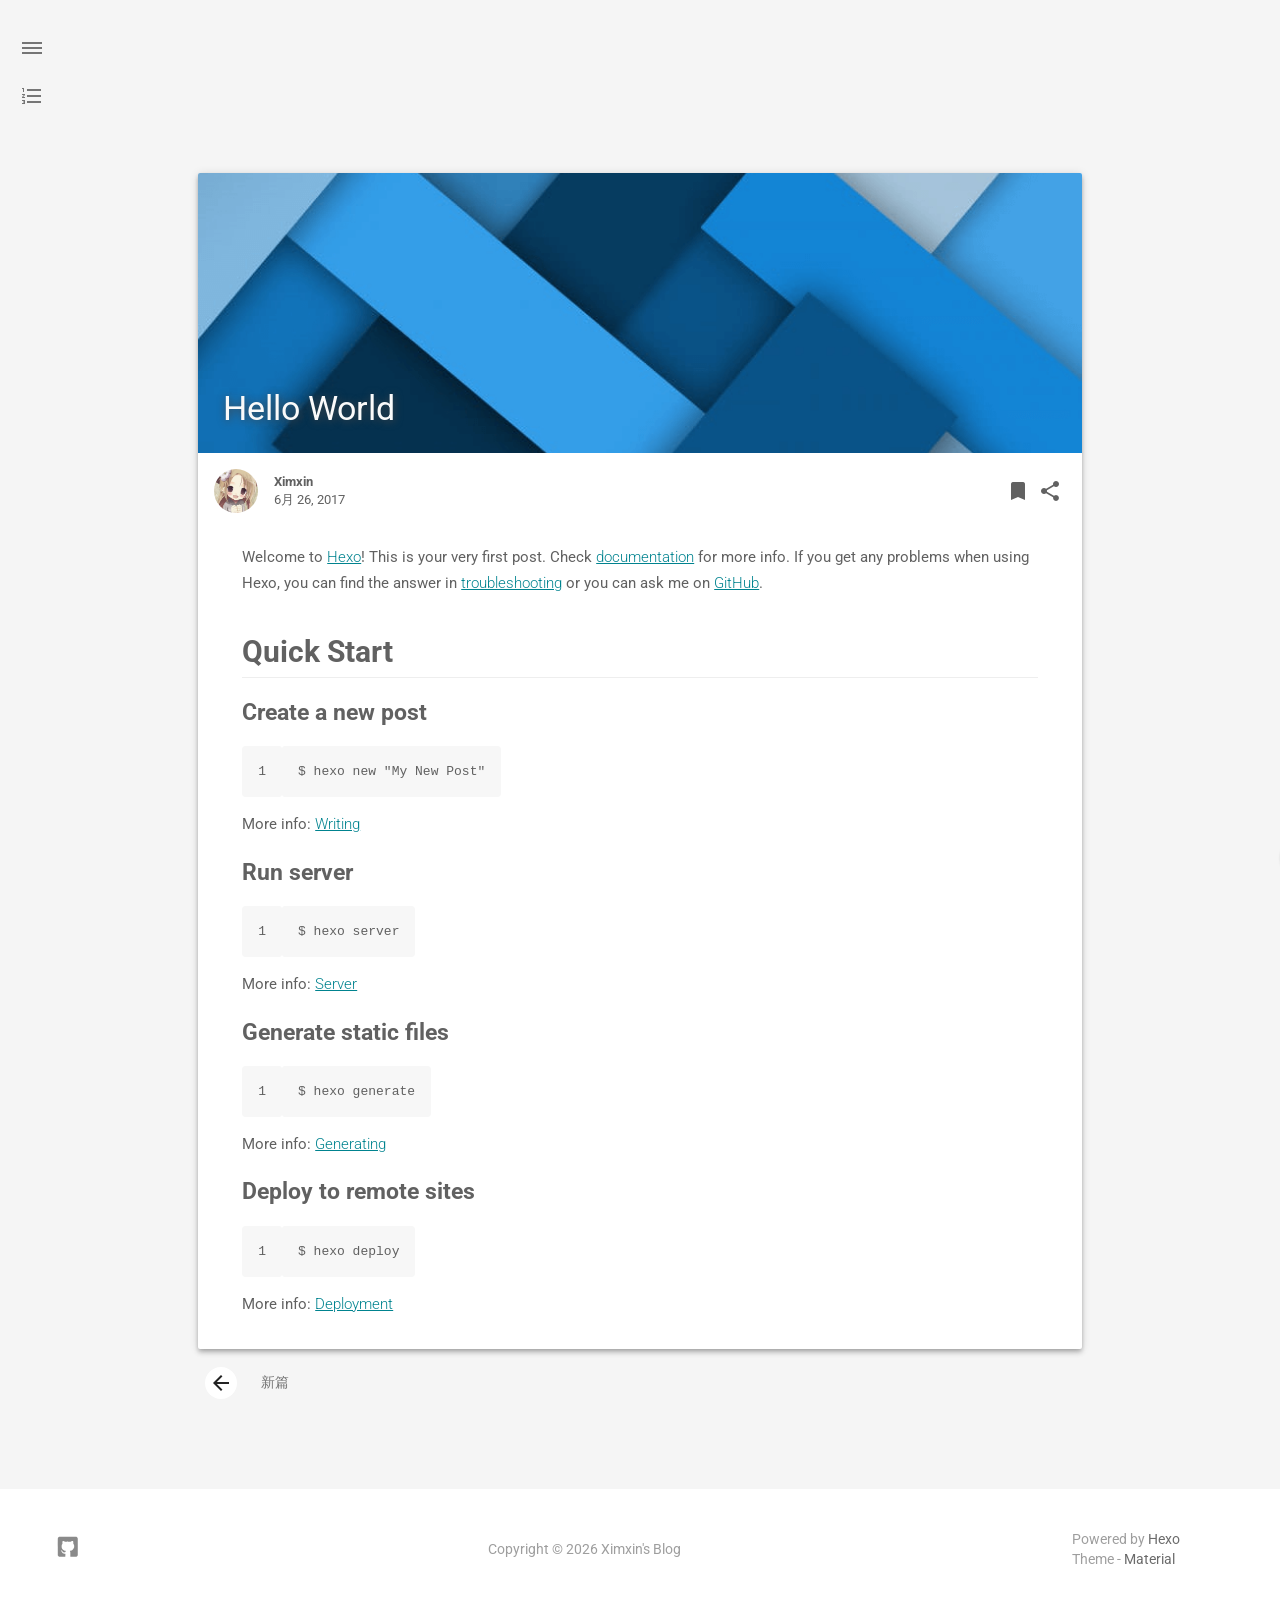
<file: 2017/06/26/hello-world/index.html>
<!DOCTYPE html>
<html style="display: none;" lang="zh">
    <head>
    <meta charset="utf-8">
    <!--
        © Material Theme
        https://github.com/viosey/hexo-theme-material
        Version: 1.4.0 -->
    <script>window.materialVersion = "1.4.0"</script>

    <!-- Title -->
    
    <title>
        
            Hello World | 
        
        Ximxin&#39;s Blog
    </title>

    <!-- dns prefetch -->
    <meta http-equiv="x-dns-prefetch-control" content="on">
    
    
    
    
    
    
    
    
    
    

    <!-- Meta & Info -->
    <meta http-equiv="X-UA-Compatible">
    <meta name="viewport" content="width=device-width, initial-scale=1, user-scalable=no">
    <meta name="theme-color" content="#0097A7">
    <meta name="author" content="Ximxin">
    <meta name="description" itemprop="description" content="">
    <meta name="keywords" content="Ximxin&#39;s Blog">

    <!-- Site Verification -->
    
    

    <!-- Favicons -->
    <link rel="icon shortcut" type="image/ico" href="/img/favicon.png">
    <link rel="icon" sizes="192x192" href="/img/favicon.png">
    <link rel="apple-touch-icon" href="/img/favicon.png">

    <!--iOS -->
    <meta name="apple-mobile-web-app-title" content="Title">
    <meta name="apple-mobile-web-app-capable" content="yes">
    <meta name="apple-mobile-web-app-status-bar-style" content="black">
    <meta name="HandheldFriendly" content="True">
    <meta name="MobileOptimized" content="480">

    <!-- Add to homescreen for Chrome on Android -->
    <meta name="mobile-web-app-capable" content="yes">

    <!-- Add to homescreen for Safari on iOS -->
    <meta name="apple-mobile-web-app-capable" content="yes">
    <meta name="apple-mobile-web-app-status-bar-style" content="black">
    <meta name="apple-mobile-web-app-title" content="Ximxin&#39;s Blog">

    <!-- The Open Graph protocol -->
    <meta property="og:url" content="http://blog.xmxin.top">
    <meta property="og:type" content="blog">
    <meta property="og:title" content="Hello World | Ximxin&#39;s Blog">
    <meta property="og:image" content="/img/favicon.png" />
    <meta property="og:description" content="">
    

    
        <meta property="article:published_time" content="6月 26, 2017" />
        <meta property="article:modified_time" content="9月 21, 2017" />
    

    <!-- The Twitter Card protocol -->
    <meta name="twitter:title" content="Hello World | Ximxin&#39;s Blog">
    <meta name="twitter:description" content="">
    <meta name="twitter:image" content="/img/favicon.png">
    <meta name="twitter:card" content="summary_large_image" />
    <meta name="twitter:url" content="http://blog.xmxin.top" />

    <!-- Add canonical link for SEO -->
    
        <link rel="canonical" href="http://blog.xmxin.top/2017/06/26/hello-world/index.html" />
    

    <!-- Structured-data for SEO -->
    
        


<script type="application/ld+json">
{
    "@context": "https://schema.org",
    "@type": "Article",
    "publisher": {
        "@type": "Organization",
        "name": "Ximxin&#39;s Blog",
        "logo": "/img/favicon.png"
    },
    "author": {
        "@type": "Person",
        "name": "Ximxin",
        "image": {
            "@type": "ImageObject",
            "url": "/img/favicon.png"
        },
        "description": "Welcome to Ximxin's Blog"
    },
    "headline": "Hello World",
    "url": "http://blog.xmxin.top/2017/06/26/hello-world/index.html",
    "datePublished": "6月 26, 2017",
    "dateModified": "9月 21, 2017",
    "description": "",
    "mainEntityOfPage": {
        "@type": "WebPage",
        "@id": "http://blog.xmxin.top"
    }
}
</script>


    

    <!--[if lte IE 9]>
        <link rel="stylesheet" href="/css/ie-blocker.css">

        
            <script src="/js/ie-blocker.zhCN.js"></script>
        
    <![endif]-->

    <!-- Import lsloader -->
    <script>(function(){window.lsloader={jsRunSequence:[],jsnamemap:{},cssnamemap:{}};lsloader.removeLS=function(key){try{localStorage.removeItem(key)}catch(e){}};lsloader.setLS=function(key,val){try{localStorage.setItem(key,val)}catch(e){}};lsloader.getLS=function(key){var val="";try{val=localStorage.getItem(key)}catch(e){val=""}return val};versionString="/*"+materialVersion+"*/";lsloader.clean=function(){try{var keys=[];for(var i=0;i<localStorage.length;i++){keys.push(localStorage.key(i))}keys.forEach(function(key){var data=lsloader.getLS(key);if(data&&data.indexOf(versionString)===-1){lsloader.removeLS(key)}})}catch(e){}};lsloader.clean();lsloader.load=function(jsname,jspath,cssonload){cssonload=cssonload||function(){};var code;code=this.getLS(jsname);if(code&&code.indexOf(versionString)===-1){this.removeLS(jsname);this.requestResource(jsname,jspath,cssonload);return}if(code){var versionNumber=code.split(versionString)[0];if(versionNumber!=jspath){console.log("reload:"+jspath);this.removeLS(jsname);this.requestResource(jsname,jspath,cssonload);return}code=code.split(versionString)[1];if(/\.js?.+$/.test(versionNumber)){this.jsRunSequence.push({name:jsname,code:code});this.runjs(jspath,jsname,code)}else{document.getElementById(jsname).appendChild(document.createTextNode(code));cssonload()}}else{this.requestResource(jsname,jspath,cssonload)}};lsloader.requestResource=function(name,path,cssonload){var that=this;if(/\.js?.+$/.test(path)){this.iojs(path,name,function(path,name,code){that.setLS(name,path+versionString+code);that.runjs(path,name,code)})}else if(/\.css?.+$/.test(path)){this.iocss(path,name,function(code){document.getElementById(name).appendChild(document.createTextNode(code));that.setLS(name,path+versionString+code)},cssonload)}};lsloader.iojs=function(path,jsname,callback){var that=this;that.jsRunSequence.push({name:jsname,code:""});try{var xhr=new XMLHttpRequest;xhr.open("get",path,true);xhr.onreadystatechange=function(){if(xhr.readyState==4){if(xhr.status>=200&&xhr.status<300||xhr.status==304){if(xhr.response!=""){callback(path,jsname,xhr.response);return}}that.jsfallback(path,jsname)}};xhr.send(null)}catch(e){that.jsfallback(path,jsname)}};lsloader.iocss=function(path,jsname,callback,cssonload){var that=this;try{var xhr=new XMLHttpRequest;xhr.open("get",path,true);xhr.onreadystatechange=function(){if(xhr.readyState==4){if(xhr.status>=200&&xhr.status<300||xhr.status==304){if(xhr.response!=""){callback(xhr.response);cssonload();return}}that.cssfallback(path,jsname,cssonload)}};xhr.send(null)}catch(e){that.cssfallback(path,jsname,cssonload)}};lsloader.iofonts=function(path,jsname,callback,cssonload){var that=this;try{var xhr=new XMLHttpRequest;xhr.open("get",path,true);xhr.onreadystatechange=function(){if(xhr.readyState==4){if(xhr.status>=200&&xhr.status<300||xhr.status==304){if(xhr.response!=""){callback(xhr.response);cssonload();return}}that.cssfallback(path,jsname,cssonload)}};xhr.send(null)}catch(e){that.cssfallback(path,jsname,cssonload)}};lsloader.runjs=function(path,name,code){if(!!name&&!!code){for(var k in this.jsRunSequence){if(this.jsRunSequence[k].name==name){this.jsRunSequence[k].code=code}}}if(!!this.jsRunSequence[0]&&!!this.jsRunSequence[0].code&&this.jsRunSequence[0].status!="failed"){var script=document.createElement("script");script.appendChild(document.createTextNode(this.jsRunSequence[0].code));script.type="text/javascript";document.getElementsByTagName("head")[0].appendChild(script);this.jsRunSequence.shift();if(this.jsRunSequence.length>0){this.runjs()}}else if(!!this.jsRunSequence[0]&&this.jsRunSequence[0].status=="failed"){var that=this;var script=document.createElement("script");script.src=this.jsRunSequence[0].path;script.type="text/javascript";this.jsRunSequence[0].status="loading";script.onload=function(){that.jsRunSequence.shift();if(that.jsRunSequence.length>0){that.runjs()}};document.body.appendChild(script)}};lsloader.tagLoad=function(path,name){this.jsRunSequence.push({name:name,code:"",path:path,status:"failed"});this.runjs()};lsloader.jsfallback=function(path,name){if(!!this.jsnamemap[name]){return}else{this.jsnamemap[name]=name}for(var k in this.jsRunSequence){if(this.jsRunSequence[k].name==name){this.jsRunSequence[k].code="";this.jsRunSequence[k].status="failed";this.jsRunSequence[k].path=path}}this.runjs()};lsloader.cssfallback=function(path,name,cssonload){if(!!this.cssnamemap[name]){return}else{this.cssnamemap[name]=1}var link=document.createElement("link");link.type="text/css";link.href=path;link.rel="stylesheet";link.onload=link.onerror=cssonload;var root=document.getElementsByTagName("script")[0];root.parentNode.insertBefore(link,root)};lsloader.runInlineScript=function(scriptId,codeId){var code=document.getElementById(codeId).innerText;this.jsRunSequence.push({name:scriptId,code:code});this.runjs()};lsloader.loadCombo=function(jslist){var updateList="";var requestingModules={};for(var k in jslist){var LS=this.getLS(jslist[k].name);if(!!LS){var version=LS.split(versionString)[0];var code=LS.split(versionString)[1]}else{var version=""}if(version==jslist[k].path){this.jsRunSequence.push({name:jslist[k].name,code:code,path:jslist[k].path})}else{this.jsRunSequence.push({name:jslist[k].name,code:null,path:jslist[k].path,status:"comboloading"});requestingModules[jslist[k].name]=true;updateList+=(updateList==""?"":";")+jslist[k].path}}var that=this;if(!!updateList){var xhr=new XMLHttpRequest;xhr.open("get",combo+updateList,true);xhr.onreadystatechange=function(){if(xhr.readyState==4){if(xhr.status>=200&&xhr.status<300||xhr.status==304){if(xhr.response!=""){that.runCombo(xhr.response,requestingModules);return}}else{for(var i in that.jsRunSequence){if(requestingModules[that.jsRunSequence[i].name]){that.jsRunSequence[i].status="failed"}}that.runjs()}}};xhr.send(null)}this.runjs()};lsloader.runCombo=function(comboCode,requestingModules){comboCode=comboCode.split("/*combojs*/");comboCode.shift();for(var k in this.jsRunSequence){if(!!requestingModules[this.jsRunSequence[k].name]&&!!comboCode[0]){this.jsRunSequence[k].status="comboJS";this.jsRunSequence[k].code=comboCode[0];this.setLS(this.jsRunSequence[k].name,this.jsRunSequence[k].path+versionString+comboCode[0]);comboCode.shift()}}this.runjs()}})();</script>

    <!-- Import CSS & jQuery -->
    
        <style id="css/material.min.css"></style><script>if(typeof window.lsLoadCSSMaxNums === "undefined")window.lsLoadCSSMaxNums = 0;window.lsLoadCSSMaxNums++;lsloader.load("css/material.min.css","/css/material.min.css?fJTiM/K1J3dWIruo3pxtAw==",function(){if(typeof window.lsLoadCSSNums === "undefined")window.lsLoadCSSNums = 0;window.lsLoadCSSNums++;if(window.lsLoadCSSNums == window.lsLoadCSSMaxNums)document.documentElement.style.display="";})</script>
        <style id="css/style.min.css"></style><script>if(typeof window.lsLoadCSSMaxNums === "undefined")window.lsLoadCSSMaxNums = 0;window.lsLoadCSSMaxNums++;lsloader.load("css/style.min.css","/css/style.min.css?oCSEO3ST+aEypEwttTDI9g==",function(){if(typeof window.lsLoadCSSNums === "undefined")window.lsLoadCSSNums = 0;window.lsLoadCSSNums++;if(window.lsLoadCSSNums == window.lsLoadCSSMaxNums)document.documentElement.style.display="";})</script>
        
        
            <style>
    
    
    
    
    
    
    
    .footer-sns-github {
        background-image: url([data-uri]);
    }
    
    
    
    
    
</style>

        
        <!-- Config CSS -->

<!-- Other Styles -->
<style>
  body, html {
    font-family: Roboto, "Helvetica Neue", Helvetica, "PingFang SC", "Hiragino Sans GB", "Microsoft YaHei", "微软雅黑", Arial, sans-serif;
  }

  a {
    color: #00838F;
  }

  .mdl-card__media,
  #search-label,
  #search-form-label:after,
  #scheme-Paradox .hot_tags-count,
  #scheme-Paradox .sidebar_archives-count,
  #scheme-Paradox .sidebar-colored .sidebar-header,
  #scheme-Paradox .sidebar-colored .sidebar-badge{
    background-color: #0097A7 !important;
  }

  /* Sidebar User Drop Down Menu Text Color */
  #scheme-Paradox .sidebar-colored .sidebar-nav>.dropdown>.dropdown-menu>li>a:hover,
  #scheme-Paradox .sidebar-colored .sidebar-nav>.dropdown>.dropdown-menu>li>a:focus {
    color: #0097A7 !important;
  }

  #post_entry-right-info,
  .sidebar-colored .sidebar-nav li:hover > a,
  .sidebar-colored .sidebar-nav li:hover > a i,
  .sidebar-colored .sidebar-nav li > a:hover,
  .sidebar-colored .sidebar-nav li > a:hover i,
  .sidebar-colored .sidebar-nav li > a:focus i,
  .sidebar-colored .sidebar-nav > .open > a,
  .sidebar-colored .sidebar-nav > .open > a:hover,
  .sidebar-colored .sidebar-nav > .open > a:focus,
  #ds-reset #ds-ctx .ds-ctx-entry .ds-ctx-head a {
    color: #0097A7 !important;
  }

  .toTop {
    background: #757575 !important;
  }

  .material-layout .material-post>.material-nav,
  .material-layout .material-index>.material-nav,
  .material-nav a {
    color: #757575;
  }

  #scheme-Paradox .MD-burger-layer {
    background-color: #757575;
  }

  #scheme-Paradox #post-toc-trigger-btn {
    color: #757575;
  }

  .post-toc a:hover {
    color: #00838F;
    text-decoration: underline;
  }

</style>


<!-- Theme Background Related-->

    <style>
      body{
        background-color: #F5F5F5;
      }

      /* blog_info bottom background */
      #scheme-Paradox .material-layout .something-else .mdl-card__supporting-text{
        background-color: #fff;
      }
    </style>




<!-- Fade Effect -->

    <style>
      .fade {
        transition: all 800ms linear;
        -webkit-transform: translate3d(0,0,0);
        -moz-transform: translate3d(0,0,0);
        -ms-transform: translate3d(0,0,0);
        -o-transform: translate3d(0,0,0);
        transform: translate3d(0,0,0);
        opacity: 1;
      }

      .fade.out{
        opacity: 0;
      }
    </style>


<!-- Import Font -->

    <link href="https://fonts.googleapis.com/css?family=Roboto:300,400,500" rel="stylesheet">
    <link href="https://fonts.googleapis.com/icon?family=Material+Icons"rel="stylesheet">


        <script>lsloader.load("js/jquery.min.js","/js/jquery.min.js?qcusAULNeBksqffqUM2+Ig==")</script>
    
    
    <script>function Queue(){this.dataStore=[];this.offer=b;this.poll=d;this.execNext=a;this.debug=false;this.startDebug=c;function b(e){if(this.debug){console.log("Offered a Queued Function.")}if(typeof e==="function"){this.dataStore.push(e)}else{console.log("You must offer a function.")}}function d(){if(this.debug){console.log("Polled a Queued Function.")}return this.dataStore.shift()}function a(){var e=this.poll();if(e!==undefined){if(this.debug){console.log("Run a Queued Function.")}e()}}function c(){this.debug=true}}var queue=new Queue();</script>

    <!-- Analytics -->
    

    <!-- Custom Head -->
    
</head>


    
        <body id="scheme-Paradox" class="lazy">
            <div class="material-layout  mdl-js-layout has-drawer is-upgraded">
                

                <!-- Main Container -->
                <main class="material-layout__content" id="main">

                    <!-- Top Anchor -->
                    <div id="top"></div>

                    
                        <!-- Hamburger Button -->
                        <button class="MD-burger-icon sidebar-toggle">
                            <span class="MD-burger-layer"></span>
                        </button>
                    

                    <!-- Post TOC -->

    
    <!-- Back Button -->
    <!--
    <div class="material-back" id="backhome-div" tabindex="0">
        <a class="mdl-button mdl-js-button mdl-js-ripple-effect mdl-button--icon"
           href="#" onclick="window.history.back();return false;"
           target="_self"
           role="button"
           data-upgraded=",MaterialButton,MaterialRipple">
            <i class="material-icons" role="presentation">arrow_back</i>
            <span class="mdl-button__ripple-container">
                <span class="mdl-ripple"></span>
            </span>
        </a>
    </div>
    -->

    <!-- Left aligned menu below button -->
    <button id="post-toc-trigger-btn"
        class="mdl-button mdl-js-button mdl-button--icon">
        <i class="material-icons">format_list_numbered</i>
    </button>

    
    <ul class="post-toc-wrap mdl-menu mdl-menu--bottom-left mdl-js-menu mdl-js-ripple-effect" for="post-toc-trigger-btn" style="max-height:80vh; overflow-y:scroll;">
        <ol class="post-toc"><li class="post-toc-item post-toc-level-2"><a class="post-toc-link" href="#Quick-Start"><span class="post-toc-number">1.</span> <span class="post-toc-text">Quick Start</span></a><ol class="post-toc-child"><li class="post-toc-item post-toc-level-3"><a class="post-toc-link" href="#Create-a-new-post"><span class="post-toc-number">1.1.</span> <span class="post-toc-text">Create a new post</span></a></li><li class="post-toc-item post-toc-level-3"><a class="post-toc-link" href="#Run-server"><span class="post-toc-number">1.2.</span> <span class="post-toc-text">Run server</span></a></li><li class="post-toc-item post-toc-level-3"><a class="post-toc-link" href="#Generate-static-files"><span class="post-toc-number">1.3.</span> <span class="post-toc-text">Generate static files</span></a></li><li class="post-toc-item post-toc-level-3"><a class="post-toc-link" href="#Deploy-to-remote-sites"><span class="post-toc-number">1.4.</span> <span class="post-toc-text">Deploy to remote sites</span></a></li></ol></li></ol>
        <!--
        <li class="mdl-menu__item">
            Some Action
        </li>
        -->
    </ul>
    





<!-- Layouts -->

    <!-- Post Module -->
    <div class="material-post_container">

        <div class="material-post mdl-grid">
            <div class="mdl-card mdl-shadow--4dp mdl-cell mdl-cell--12-col">

                <!-- Post Header(Thumbnail & Title) -->
                
    <!-- Paradox Post Header -->
    
        
            <!-- Random Thumbnail -->
            <div class="post_thumbnail-random mdl-card__media mdl-color-text--grey-50">
            <script type="text/ls-javascript" id="post-thumbnail-script">
    var randomNum = Math.floor(Math.random() * 19 + 1);

    $('.post_thumbnail-random').attr('data-original', '/img/random/material-' + randomNum + '.png');
    $('.post_thumbnail-random').addClass('lazy');
</script>

        
    
            <p class="article-headline-p">
                Hello World
            </p>
        </div>





                
                    <!-- Paradox Post Info -->
                    <div class="mdl-color-text--grey-700 mdl-card__supporting-text meta">

    <!-- Author Avatar -->
    <div id="author-avatar">
        <img src="/img/avatar.png" width="44px" height="44px" alt="Author Avatar"/>
    </div>
    <!-- Author Name & Date -->
    <div>
        <strong>Ximxin</strong>
        <span>6月 26, 2017</span>
    </div>

    <div class="section-spacer"></div>

    <!-- Favorite -->
    <!--
        <button id="article-functions-like-button" class="mdl-button mdl-js-button mdl-js-ripple-effect mdl-button--icon btn-like">
            <i class="material-icons" role="presentation">favorite</i>
            <span class="visuallyhidden">favorites</span>
        </button>
    -->

    <!-- Qrcode -->
    

    <!-- Tags (bookmark) -->
    
    <button id="article-functions-viewtags-button" class="mdl-button mdl-js-button mdl-js-ripple-effect mdl-button--icon">
        <i class="material-icons" role="presentation">bookmark</i>
        <span class="visuallyhidden">bookmark</span>
    </button>
    <ul class="mdl-menu mdl-menu--bottom-right mdl-js-menu mdl-js-ripple-effect" for="article-functions-viewtags-button">
        <li class="mdl-menu__item">
        
    </ul>
    

    <!-- Share -->
    <button id="article-fuctions-share-button" class="mdl-button mdl-js-button mdl-js-ripple-effect mdl-button--icon">
    <i class="material-icons" role="presentation">share</i>
    <span class="visuallyhidden">share</span>
</button>
<ul class="mdl-menu mdl-menu--bottom-right mdl-js-menu mdl-js-ripple-effect" for="article-fuctions-share-button">
    

    

    <!-- Share Weibo -->
    
        <a class="post_share-link" href="http://service.weibo.com/share/share.php?appkey=&title=Hello World&url=http://blog.xmxin.top/2017/06/26/hello-world/index.html&pic=&searchPic=false&style=simple" target="_blank">
            <li class="mdl-menu__item">
                分享到微博
            </li>
        </a>
    

    <!-- Share Twitter -->
    
        <a class="post_share-link" href="https://twitter.com/intent/tweet?text=Hello World&url=http://blog.xmxin.top/2017/06/26/hello-world/index.html&via=Ximxin" target="_blank">
            <li class="mdl-menu__item">
                分享到 Twitter
            </li>
        </a>
    

    <!-- Share Facebook -->
    
        <a class="post_share-link" href="https://www.facebook.com/sharer/sharer.php?u=http://blog.xmxin.top/2017/06/26/hello-world/index.html" target="_blank">
            <li class="mdl-menu__item">
                分享到 Facebook
            </li>
        </a>
    

    <!-- Share Google+ -->
    
        <a class="post_share-link" href="https://plus.google.com/share?url=http://blog.xmxin.top/2017/06/26/hello-world/index.html" target="_blank">
            <li class="mdl-menu__item">
                分享到 Google+
            </li>
        </a>
    

    <!-- Share LinkedIn -->
    

    <!-- Share QQ -->
    
        <a class="post_share-link" href="http://connect.qq.com/widget/shareqq/index.html?site=Ximxin&#39;s Blog&title=Hello World&summary=&pics=http://blog.xmxin.top/img/favicon.png&url=http://blog.xmxin.top/2017/06/26/hello-world/index.html" target="_blank">
            <li class="mdl-menu__item">
                分享到 QQ
            </li>
        </a>
    

    <!-- Share Telegram -->
    
</ul>

</div>

                

                <!-- Post Content -->
                <div id="post-content" class="mdl-color-text--grey-700 mdl-card__supporting-text fade out">
    
        <p>Welcome to <a href="https://hexo.io/" target="_blank" rel="external">Hexo</a>! This is your very first post. Check <a href="https://hexo.io/docs/" target="_blank" rel="external">documentation</a> for more info. If you get any problems when using Hexo, you can find the answer in <a href="https://hexo.io/docs/troubleshooting.html" target="_blank" rel="external">troubleshooting</a> or you can ask me on <a href="https://github.com/hexojs/hexo/issues" target="_blank" rel="external">GitHub</a>.</p>
<h2 id="Quick-Start"><a href="#Quick-Start" class="headerlink" title="Quick Start"></a>Quick Start</h2><h3 id="Create-a-new-post"><a href="#Create-a-new-post" class="headerlink" title="Create a new post"></a>Create a new post</h3><figure class="highlight bash"><table><tr><td class="gutter"><pre><div class="line">1</div></pre></td><td class="code"><pre><div class="line">$ hexo new <span class="string">"My New Post"</span></div></pre></td></tr></table></figure>
<p>More info: <a href="https://hexo.io/docs/writing.html" target="_blank" rel="external">Writing</a></p>
<h3 id="Run-server"><a href="#Run-server" class="headerlink" title="Run server"></a>Run server</h3><figure class="highlight bash"><table><tr><td class="gutter"><pre><div class="line">1</div></pre></td><td class="code"><pre><div class="line">$ hexo server</div></pre></td></tr></table></figure>
<p>More info: <a href="https://hexo.io/docs/server.html" target="_blank" rel="external">Server</a></p>
<h3 id="Generate-static-files"><a href="#Generate-static-files" class="headerlink" title="Generate static files"></a>Generate static files</h3><figure class="highlight bash"><table><tr><td class="gutter"><pre><div class="line">1</div></pre></td><td class="code"><pre><div class="line">$ hexo generate</div></pre></td></tr></table></figure>
<p>More info: <a href="https://hexo.io/docs/generating.html" target="_blank" rel="external">Generating</a></p>
<h3 id="Deploy-to-remote-sites"><a href="#Deploy-to-remote-sites" class="headerlink" title="Deploy to remote sites"></a>Deploy to remote sites</h3><figure class="highlight bash"><table><tr><td class="gutter"><pre><div class="line">1</div></pre></td><td class="code"><pre><div class="line">$ hexo deploy</div></pre></td></tr></table></figure>
<p>More info: <a href="https://hexo.io/docs/deployment.html" target="_blank" rel="external">Deployment</a></p>

    

    
</div>


                

                <!-- Post Comments -->
                
                    
                
            </div>

            <!-- Post Prev & Next Nav -->
            <nav class="material-nav mdl-color-text--grey-50 mdl-cell mdl-cell--12-col">
    <!-- Prev Nav -->
    
        <a href="/2017/06/27/Linux手动搭建SSR-Python版本/" id="post_nav-newer" class="prev-content">
            <button class="mdl-button mdl-js-button mdl-js-ripple-effect mdl-button--icon mdl-color--white mdl-color-text--grey-900" role="presentation">
                <i class="material-icons">arrow_back</i>
            </button>
            &nbsp;&nbsp;&nbsp;&nbsp;&nbsp;&nbsp;
            新篇
        </a>
    

    <!-- Section Spacer -->
    <div class="section-spacer"></div>

    <!-- Next Nav -->
    
</nav>

        </div>
    </div>



                    
                        <!-- Overlay For Active Sidebar -->
<div class="sidebar-overlay"></div>

<!-- Material sidebar -->
<aside id="sidebar" class="sidebar sidebar-colored sidebar-fixed-left" role="navigation">
    <div id="sidebar-main">
        <!-- Sidebar Header -->
        <div class="sidebar-header header-cover" style="background-image: url(/img/sidebar_header.png);">
    <!-- Top bar -->
    <div class="top-bar"></div>

    <!-- Sidebar toggle button -->
    <button type="button" class="sidebar-toggle mdl-button mdl-js-button mdl-js-ripple-effect mdl-button--icon" style="display: initial;" data-upgraded=",MaterialButton,MaterialRipple">
        <i class="material-icons">clear_all</i>
        <span class="mdl-button__ripple-container">
            <span class="mdl-ripple">
            </span>
        </span>
    </button>

    <!-- Sidebar Avatar -->
    <div class="sidebar-image">
        <img src="/img/avatar.png" alt="Ximxin's avatar">
    </div>

    <!-- Sidebar Email -->
    <a data-toggle="dropdown" class="sidebar-brand" href="#settings-dropdown">
        lhb2495536292@gmail.com
        <b class="caret"></b>
    </a>
</div>


        <!-- Sidebar Navigation  -->
        <ul class="nav sidebar-nav">
    <!-- User dropdown  -->
    <li class="dropdown">
        <ul id="settings-dropdown" class="dropdown-menu">
            
                <li>
                    <a href="#" target="_blank" title="Email Me">
                        
                            <i class="material-icons sidebar-material-icons sidebar-indent-left1pc-element">email</i>
                        
                        Email Me
                    </a>
                </li>
            
        </ul>
    </li>

    <!-- Homepage -->
    
        <li id="sidebar-first-li">
            <a href="/">
                
                    <i class="material-icons sidebar-material-icons">home</i>
                
                主页
            </a>
        </li>
        
            <li class="divider"></li>
        
    

    <!-- Archives  -->
    
        <li class="dropdown">
            <a href="#" class="ripple-effect dropdown-toggle" data-toggle="dropdown">
                
                    <i class="material-icons sidebar-material-icons">inbox</i>
                
                    归档
                <b class="caret"></b>
            </a>
            <ul class="dropdown-menu">
            <li>
                <a class="sidebar_archives-link" href="/archives/2017/10/">十月 2017<span class="sidebar_archives-count">1</span></a></li><li><a class="sidebar_archives-link" href="/archives/2017/08/">八月 2017<span class="sidebar_archives-count">2</span></a></li><li><a class="sidebar_archives-link" href="/archives/2017/07/">七月 2017<span class="sidebar_archives-count">1</span></a></li><li><a class="sidebar_archives-link" href="/archives/2017/06/">六月 2017<span class="sidebar_archives-count">2</span></a>
            </ul>
        </li>
        
            <li class="divider"></li>
        
    

    <!-- Categories  -->
    

    <!-- Pages  -->
    
        <li>
            <a href="/about" title="关于我">
                
                    <i class="material-icons sidebar-material-icons">person</i>
                
                关于我
            </a>
        </li>
        
            <li class="divider"></li>
        
    

    <!-- Article Number  -->
    
        <li>
            <a href="/archives">
                文章总数
                <span class="sidebar-badge">6</span>
            </a>
        </li>
        
            <li class="divider"></li>
        
    
</ul>


        <!-- Sidebar Footer -->
        <!--
I'm glad you use this theme, the development is no so easy, I hope you can keep the copyright, I will thank you so much.
If you still want to delete the copyrights, could you still retain the first one? Which namely "Theme Material"
It will not impact the appearance and can give developers a lot of support :)

很高兴您使用并喜欢该主题，开发不易 十分谢谢与希望您可以保留一下版权声明。
如果您仍然想删除的话 能否只保留第一项呢？即 "Theme Material"
它不会影响美观并可以给开发者很大的支持和动力。 :)
-->

<!-- Sidebar Divider -->


<!-- Theme Material -->

    <a href="https://github.com/viosey/hexo-theme-material"  class="sidebar-footer-text-a" target="_blank">
        <div class="sidebar-text mdl-button mdl-js-button mdl-js-ripple-effect sidebar-footer-text-div" data-upgraded=",MaterialButton,MaterialRipple">
            主题 - Material
            <span class="sidebar-badge badge-circle">i</span>
        </div>
    </a>


<!-- Help & Support -->
<!--

-->

<!-- Feedback -->
<!--

-->

<!-- About Theme -->
<!--

-->

    </div>

    <!-- Sidebar Image -->
    

</aside>

                    

                    
                        <!-- Footer Top Button -->
                        <div id="back-to-top" class="toTop-wrap">
    <a href="#top" class="toTop">
        <i class="material-icons footer_top-i">expand_less</i>
    </a>
</div>

                    

                    <!--Footer-->
<footer class="mdl-mini-footer" id="bottom">
    
        <!-- Paradox Footer Left Section -->
        <div class="mdl-mini-footer--left-section sns-list">
    <!-- Twitter -->
    

    <!-- Facebook -->
    

    <!-- Google + -->
    

    <!-- Weibo -->
    

    <!-- Instagram -->
    

    <!-- Tumblr -->
    

    <!-- Github -->
    
        <a href="https://github.com/Ximxin" target="_blank">
            <button class="mdl-mini-footer--social-btn social-btn footer-sns-github">
                <span class="visuallyhidden">Github</span>
            </button><!--
     --></a>
    

    <!-- LinkedIn -->
    

    <!-- Zhihu -->
    

    <!-- Bilibili -->
    

    <!-- Telegram -->
    
</div>


        <!--Copyright-->
        <div id="copyright">
            Copyright&nbsp;©<script type="text/javascript">var fd = new Date();document.write("&nbsp;" + fd.getFullYear() + "&nbsp;");</script>Ximxin's Blog
        </div>

        <!-- Paradox Footer Right Section -->

        <!--
        I am glad you use this theme, the development is no so easy, I hope you can keep the copyright.
        It will not impact the appearance and can give developers a lot of support :)

        很高兴您使用该主题，开发不易，希望您可以保留一下版权声明。
        它不会影响美观并可以给开发者很大的支持。 :)
        -->

        <div class="mdl-mini-footer--right-section">
            <div>
                <div class="footer-develop-div">Powered by <a href="https://hexo.io" target="_blank" class="footer-develop-a">Hexo</a></div>
                <div class="footer-develop-div">Theme - <a href="https://github.com/viosey/hexo-theme-material" target="_blank" class="footer-develop-a">Material</a></div>
            </div>
        </div>
    
</footer>


                    <!-- Import File -->


    <script>lsloader.load("js/lazyload.min.js","/js/lazyload.min.js?1BcfzuNXqV+ntF6gq+5X3Q==")</script>
    <script>lsloader.load("js/js.min.js","/js/js.min.js?oAl/+lvaqTFV31JXTmbrNA==")</script>



    <script>lsloader.load("js/nprogress.js","/js/nprogress.js?pl3Qhb9lvqR1FlyLUna1Yw==")</script>


<script type="text/ls-javascript" id="NProgress-script">
    NProgress.configure({
        showSpinner: true
    });
    NProgress.start();
    $('#nprogress .bar').css({
        'background': '#29d'
    });
    $('#nprogress .peg').css({
        'box-shadow': '0 0 10px #29d, 0 0 15px #29d'
    });
    $('#nprogress .spinner-icon').css({
        'border-top-color': '#29d',
        'border-left-color': '#29d'
    });
    setTimeout(function() {
        NProgress.done();
        $('.fade').removeClass('out');
    }, 800);
</script>



    
        <script>lsloader.load("js/smoothscroll.js","/js/smoothscroll.js?lOy/ACj5suSNi7ZVFVbpFQ==")</script>
    











<!-- UC Browser Compatible -->
<script>
	var agent = navigator.userAgent.toLowerCase();
	if(agent.indexOf('ucbrowser')>0) {
		document.write('<link rel="stylesheet" href="/css/uc.css">');
	   alert('由于 UC 浏览器使用极旧的内核，而本网站使用了一些新的特性。\n为了您能更好的浏览，推荐使用 Chrome 或 Firefox 浏览器。');
	}
</script>

<!-- Window Load-->
<script type="text/ls-javascript" id="window-load">
    $(window).on('load', function() {
        // Post_Toc parent position fixed
        $('.post-toc-wrap').parent('.mdl-menu__container').css('position', 'fixed');
    });
</script>

<!-- MathJax Load-->

<script type="text/ls-javascript" id="lazy-load">
    // Offer LazyLoad
    queue.offer(function(){
        $('.lazy').lazyload({
            effect : 'show'
        });
    });

    // Start Queue
    $(document).ready(function(){
        setInterval(function(){
            queue.execNext();
        },200);
    });
</script>

<!-- Bing Background -->


<script>
    (function(){
        var scriptList = document.querySelectorAll('script[type="text/ls-javascript"]')

        for (var i = 0; i < scriptList.length; ++i) {
            var item = scriptList[i];
            lsloader.runInlineScript(item.id,item.id);
        }
    })()
console.log('\n %c © Material Theme | Version: 1.4.0 | https://github.com/viosey/hexo-theme-material %c \n', 'color:#455a64;background:#e0e0e0;padding:5px 0;border-top-left-radius:5px;border-bottom-left-radius:5px;', 'color:#455a64;background:#e0e0e0;padding:5px 0;border-top-right-radius:5px;border-bottom-right-radius:5px;');
</script>

                </main>
            </div>
        </body>
    
</html>
</file>
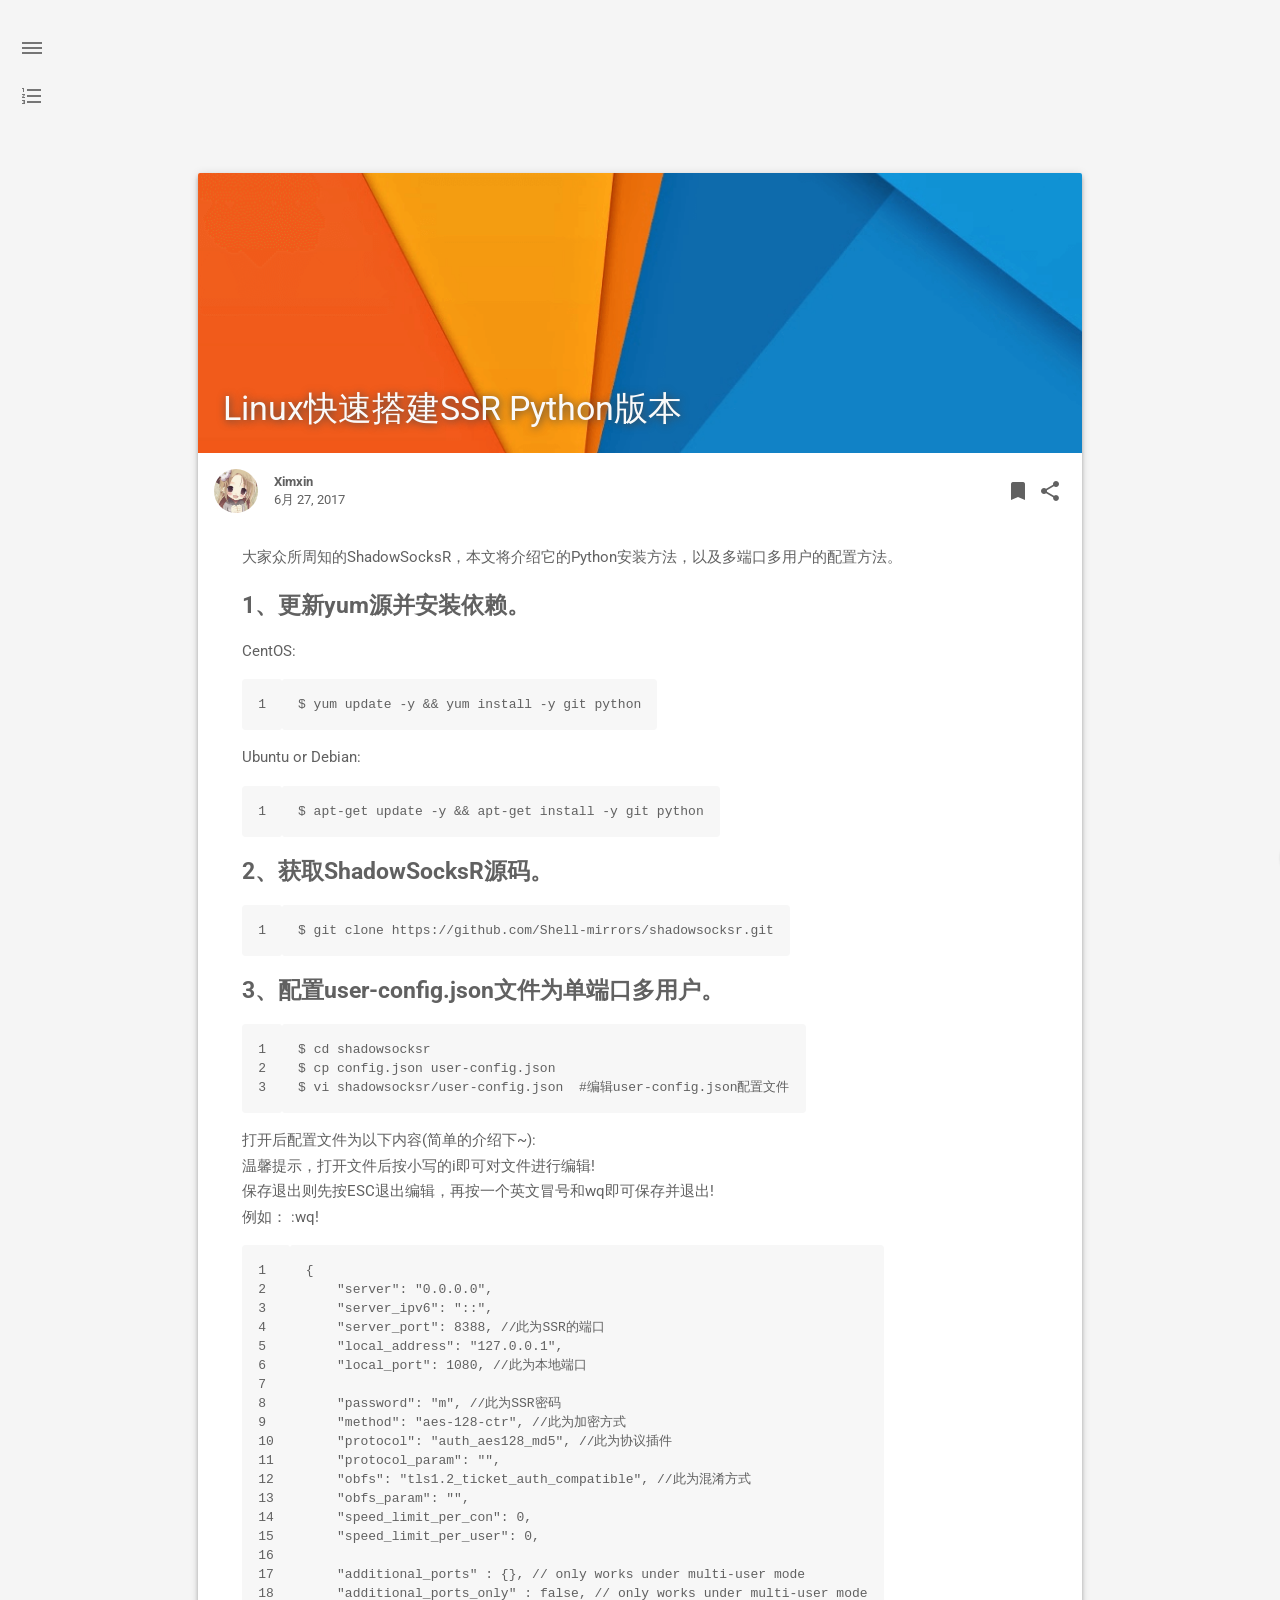
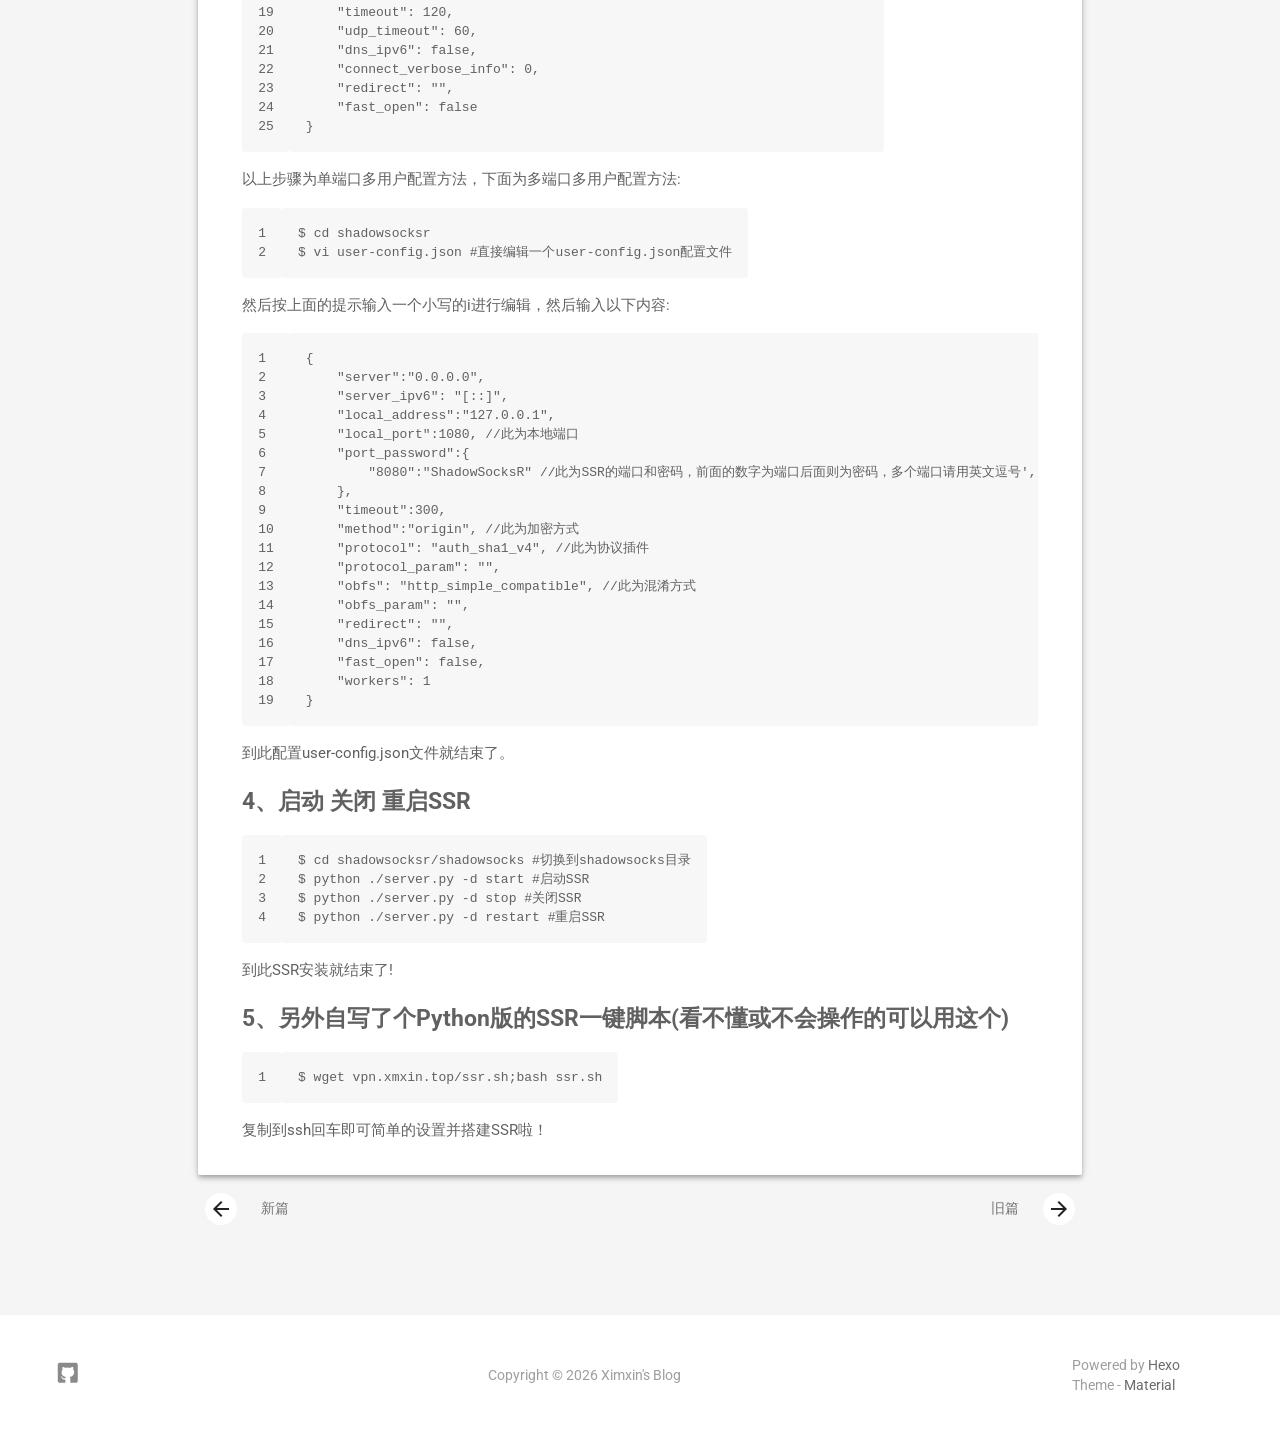
<file: 2017/06/27/Linux手动搭建SSR-Python版本/index.html>
<!DOCTYPE html>
<html style="display: none;" lang="zh">
    <head>
    <meta charset="utf-8">
    <!--
        © Material Theme
        https://github.com/viosey/hexo-theme-material
        Version: 1.4.0 -->
    <script>window.materialVersion = "1.4.0"</script>

    <!-- Title -->
    
    <title>
        
            Linux快速搭建SSR Python版本 | 
        
        Ximxin&#39;s Blog
    </title>

    <!-- dns prefetch -->
    <meta http-equiv="x-dns-prefetch-control" content="on">
    
    
    
    
    
    
    
    
    
    

    <!-- Meta & Info -->
    <meta http-equiv="X-UA-Compatible">
    <meta name="viewport" content="width=device-width, initial-scale=1, user-scalable=no">
    <meta name="theme-color" content="#0097A7">
    <meta name="author" content="Ximxin">
    <meta name="description" itemprop="description" content="">
    <meta name="keywords" content="Ximxin&#39;s Blog">

    <!-- Site Verification -->
    
    

    <!-- Favicons -->
    <link rel="icon shortcut" type="image/ico" href="/img/favicon.png">
    <link rel="icon" sizes="192x192" href="/img/favicon.png">
    <link rel="apple-touch-icon" href="/img/favicon.png">

    <!--iOS -->
    <meta name="apple-mobile-web-app-title" content="Title">
    <meta name="apple-mobile-web-app-capable" content="yes">
    <meta name="apple-mobile-web-app-status-bar-style" content="black">
    <meta name="HandheldFriendly" content="True">
    <meta name="MobileOptimized" content="480">

    <!-- Add to homescreen for Chrome on Android -->
    <meta name="mobile-web-app-capable" content="yes">

    <!-- Add to homescreen for Safari on iOS -->
    <meta name="apple-mobile-web-app-capable" content="yes">
    <meta name="apple-mobile-web-app-status-bar-style" content="black">
    <meta name="apple-mobile-web-app-title" content="Ximxin&#39;s Blog">

    <!-- The Open Graph protocol -->
    <meta property="og:url" content="http://blog.xmxin.top">
    <meta property="og:type" content="blog">
    <meta property="og:title" content="Linux快速搭建SSR Python版本 | Ximxin&#39;s Blog">
    <meta property="og:image" content="/img/favicon.png" />
    <meta property="og:description" content="">
    

    
        <meta property="article:published_time" content="6月 27, 2017" />
        <meta property="article:modified_time" content="7月 31, 2017" />
    

    <!-- The Twitter Card protocol -->
    <meta name="twitter:title" content="Linux快速搭建SSR Python版本 | Ximxin&#39;s Blog">
    <meta name="twitter:description" content="">
    <meta name="twitter:image" content="/img/favicon.png">
    <meta name="twitter:card" content="summary_large_image" />
    <meta name="twitter:url" content="http://blog.xmxin.top" />

    <!-- Add canonical link for SEO -->
    
        <link rel="canonical" href="http://blog.xmxin.top/2017/06/27/Linux手动搭建SSR-Python版本/index.html" />
    

    <!-- Structured-data for SEO -->
    
        


<script type="application/ld+json">
{
    "@context": "https://schema.org",
    "@type": "Article",
    "publisher": {
        "@type": "Organization",
        "name": "Ximxin&#39;s Blog",
        "logo": "/img/favicon.png"
    },
    "author": {
        "@type": "Person",
        "name": "Ximxin",
        "image": {
            "@type": "ImageObject",
            "url": "/img/favicon.png"
        },
        "description": "Welcome to Ximxin's Blog"
    },
    "headline": "Linux快速搭建SSR Python版本",
    "url": "http://blog.xmxin.top/2017/06/27/Linux手动搭建SSR-Python版本/index.html",
    "datePublished": "6月 27, 2017",
    "dateModified": "7月 31, 2017",
    "description": "",
    "mainEntityOfPage": {
        "@type": "WebPage",
        "@id": "http://blog.xmxin.top"
    }
}
</script>


    

    <!--[if lte IE 9]>
        <link rel="stylesheet" href="/css/ie-blocker.css">

        
            <script src="/js/ie-blocker.zhCN.js"></script>
        
    <![endif]-->

    <!-- Import lsloader -->
    <script>(function(){window.lsloader={jsRunSequence:[],jsnamemap:{},cssnamemap:{}};lsloader.removeLS=function(key){try{localStorage.removeItem(key)}catch(e){}};lsloader.setLS=function(key,val){try{localStorage.setItem(key,val)}catch(e){}};lsloader.getLS=function(key){var val="";try{val=localStorage.getItem(key)}catch(e){val=""}return val};versionString="/*"+materialVersion+"*/";lsloader.clean=function(){try{var keys=[];for(var i=0;i<localStorage.length;i++){keys.push(localStorage.key(i))}keys.forEach(function(key){var data=lsloader.getLS(key);if(data&&data.indexOf(versionString)===-1){lsloader.removeLS(key)}})}catch(e){}};lsloader.clean();lsloader.load=function(jsname,jspath,cssonload){cssonload=cssonload||function(){};var code;code=this.getLS(jsname);if(code&&code.indexOf(versionString)===-1){this.removeLS(jsname);this.requestResource(jsname,jspath,cssonload);return}if(code){var versionNumber=code.split(versionString)[0];if(versionNumber!=jspath){console.log("reload:"+jspath);this.removeLS(jsname);this.requestResource(jsname,jspath,cssonload);return}code=code.split(versionString)[1];if(/\.js?.+$/.test(versionNumber)){this.jsRunSequence.push({name:jsname,code:code});this.runjs(jspath,jsname,code)}else{document.getElementById(jsname).appendChild(document.createTextNode(code));cssonload()}}else{this.requestResource(jsname,jspath,cssonload)}};lsloader.requestResource=function(name,path,cssonload){var that=this;if(/\.js?.+$/.test(path)){this.iojs(path,name,function(path,name,code){that.setLS(name,path+versionString+code);that.runjs(path,name,code)})}else if(/\.css?.+$/.test(path)){this.iocss(path,name,function(code){document.getElementById(name).appendChild(document.createTextNode(code));that.setLS(name,path+versionString+code)},cssonload)}};lsloader.iojs=function(path,jsname,callback){var that=this;that.jsRunSequence.push({name:jsname,code:""});try{var xhr=new XMLHttpRequest;xhr.open("get",path,true);xhr.onreadystatechange=function(){if(xhr.readyState==4){if(xhr.status>=200&&xhr.status<300||xhr.status==304){if(xhr.response!=""){callback(path,jsname,xhr.response);return}}that.jsfallback(path,jsname)}};xhr.send(null)}catch(e){that.jsfallback(path,jsname)}};lsloader.iocss=function(path,jsname,callback,cssonload){var that=this;try{var xhr=new XMLHttpRequest;xhr.open("get",path,true);xhr.onreadystatechange=function(){if(xhr.readyState==4){if(xhr.status>=200&&xhr.status<300||xhr.status==304){if(xhr.response!=""){callback(xhr.response);cssonload();return}}that.cssfallback(path,jsname,cssonload)}};xhr.send(null)}catch(e){that.cssfallback(path,jsname,cssonload)}};lsloader.iofonts=function(path,jsname,callback,cssonload){var that=this;try{var xhr=new XMLHttpRequest;xhr.open("get",path,true);xhr.onreadystatechange=function(){if(xhr.readyState==4){if(xhr.status>=200&&xhr.status<300||xhr.status==304){if(xhr.response!=""){callback(xhr.response);cssonload();return}}that.cssfallback(path,jsname,cssonload)}};xhr.send(null)}catch(e){that.cssfallback(path,jsname,cssonload)}};lsloader.runjs=function(path,name,code){if(!!name&&!!code){for(var k in this.jsRunSequence){if(this.jsRunSequence[k].name==name){this.jsRunSequence[k].code=code}}}if(!!this.jsRunSequence[0]&&!!this.jsRunSequence[0].code&&this.jsRunSequence[0].status!="failed"){var script=document.createElement("script");script.appendChild(document.createTextNode(this.jsRunSequence[0].code));script.type="text/javascript";document.getElementsByTagName("head")[0].appendChild(script);this.jsRunSequence.shift();if(this.jsRunSequence.length>0){this.runjs()}}else if(!!this.jsRunSequence[0]&&this.jsRunSequence[0].status=="failed"){var that=this;var script=document.createElement("script");script.src=this.jsRunSequence[0].path;script.type="text/javascript";this.jsRunSequence[0].status="loading";script.onload=function(){that.jsRunSequence.shift();if(that.jsRunSequence.length>0){that.runjs()}};document.body.appendChild(script)}};lsloader.tagLoad=function(path,name){this.jsRunSequence.push({name:name,code:"",path:path,status:"failed"});this.runjs()};lsloader.jsfallback=function(path,name){if(!!this.jsnamemap[name]){return}else{this.jsnamemap[name]=name}for(var k in this.jsRunSequence){if(this.jsRunSequence[k].name==name){this.jsRunSequence[k].code="";this.jsRunSequence[k].status="failed";this.jsRunSequence[k].path=path}}this.runjs()};lsloader.cssfallback=function(path,name,cssonload){if(!!this.cssnamemap[name]){return}else{this.cssnamemap[name]=1}var link=document.createElement("link");link.type="text/css";link.href=path;link.rel="stylesheet";link.onload=link.onerror=cssonload;var root=document.getElementsByTagName("script")[0];root.parentNode.insertBefore(link,root)};lsloader.runInlineScript=function(scriptId,codeId){var code=document.getElementById(codeId).innerText;this.jsRunSequence.push({name:scriptId,code:code});this.runjs()};lsloader.loadCombo=function(jslist){var updateList="";var requestingModules={};for(var k in jslist){var LS=this.getLS(jslist[k].name);if(!!LS){var version=LS.split(versionString)[0];var code=LS.split(versionString)[1]}else{var version=""}if(version==jslist[k].path){this.jsRunSequence.push({name:jslist[k].name,code:code,path:jslist[k].path})}else{this.jsRunSequence.push({name:jslist[k].name,code:null,path:jslist[k].path,status:"comboloading"});requestingModules[jslist[k].name]=true;updateList+=(updateList==""?"":";")+jslist[k].path}}var that=this;if(!!updateList){var xhr=new XMLHttpRequest;xhr.open("get",combo+updateList,true);xhr.onreadystatechange=function(){if(xhr.readyState==4){if(xhr.status>=200&&xhr.status<300||xhr.status==304){if(xhr.response!=""){that.runCombo(xhr.response,requestingModules);return}}else{for(var i in that.jsRunSequence){if(requestingModules[that.jsRunSequence[i].name]){that.jsRunSequence[i].status="failed"}}that.runjs()}}};xhr.send(null)}this.runjs()};lsloader.runCombo=function(comboCode,requestingModules){comboCode=comboCode.split("/*combojs*/");comboCode.shift();for(var k in this.jsRunSequence){if(!!requestingModules[this.jsRunSequence[k].name]&&!!comboCode[0]){this.jsRunSequence[k].status="comboJS";this.jsRunSequence[k].code=comboCode[0];this.setLS(this.jsRunSequence[k].name,this.jsRunSequence[k].path+versionString+comboCode[0]);comboCode.shift()}}this.runjs()}})();</script>

    <!-- Import CSS & jQuery -->
    
        <style id="css/material.min.css"></style><script>if(typeof window.lsLoadCSSMaxNums === "undefined")window.lsLoadCSSMaxNums = 0;window.lsLoadCSSMaxNums++;lsloader.load("css/material.min.css","/css/material.min.css?fJTiM/K1J3dWIruo3pxtAw==",function(){if(typeof window.lsLoadCSSNums === "undefined")window.lsLoadCSSNums = 0;window.lsLoadCSSNums++;if(window.lsLoadCSSNums == window.lsLoadCSSMaxNums)document.documentElement.style.display="";})</script>
        <style id="css/style.min.css"></style><script>if(typeof window.lsLoadCSSMaxNums === "undefined")window.lsLoadCSSMaxNums = 0;window.lsLoadCSSMaxNums++;lsloader.load("css/style.min.css","/css/style.min.css?oCSEO3ST+aEypEwttTDI9g==",function(){if(typeof window.lsLoadCSSNums === "undefined")window.lsLoadCSSNums = 0;window.lsLoadCSSNums++;if(window.lsLoadCSSNums == window.lsLoadCSSMaxNums)document.documentElement.style.display="";})</script>
        
        
            <style>
    
    
    
    
    
    
    
    .footer-sns-github {
        background-image: url([data-uri]);
    }
    
    
    
    
    
</style>

        
        <!-- Config CSS -->

<!-- Other Styles -->
<style>
  body, html {
    font-family: Roboto, "Helvetica Neue", Helvetica, "PingFang SC", "Hiragino Sans GB", "Microsoft YaHei", "微软雅黑", Arial, sans-serif;
  }

  a {
    color: #00838F;
  }

  .mdl-card__media,
  #search-label,
  #search-form-label:after,
  #scheme-Paradox .hot_tags-count,
  #scheme-Paradox .sidebar_archives-count,
  #scheme-Paradox .sidebar-colored .sidebar-header,
  #scheme-Paradox .sidebar-colored .sidebar-badge{
    background-color: #0097A7 !important;
  }

  /* Sidebar User Drop Down Menu Text Color */
  #scheme-Paradox .sidebar-colored .sidebar-nav>.dropdown>.dropdown-menu>li>a:hover,
  #scheme-Paradox .sidebar-colored .sidebar-nav>.dropdown>.dropdown-menu>li>a:focus {
    color: #0097A7 !important;
  }

  #post_entry-right-info,
  .sidebar-colored .sidebar-nav li:hover > a,
  .sidebar-colored .sidebar-nav li:hover > a i,
  .sidebar-colored .sidebar-nav li > a:hover,
  .sidebar-colored .sidebar-nav li > a:hover i,
  .sidebar-colored .sidebar-nav li > a:focus i,
  .sidebar-colored .sidebar-nav > .open > a,
  .sidebar-colored .sidebar-nav > .open > a:hover,
  .sidebar-colored .sidebar-nav > .open > a:focus,
  #ds-reset #ds-ctx .ds-ctx-entry .ds-ctx-head a {
    color: #0097A7 !important;
  }

  .toTop {
    background: #757575 !important;
  }

  .material-layout .material-post>.material-nav,
  .material-layout .material-index>.material-nav,
  .material-nav a {
    color: #757575;
  }

  #scheme-Paradox .MD-burger-layer {
    background-color: #757575;
  }

  #scheme-Paradox #post-toc-trigger-btn {
    color: #757575;
  }

  .post-toc a:hover {
    color: #00838F;
    text-decoration: underline;
  }

</style>


<!-- Theme Background Related-->

    <style>
      body{
        background-color: #F5F5F5;
      }

      /* blog_info bottom background */
      #scheme-Paradox .material-layout .something-else .mdl-card__supporting-text{
        background-color: #fff;
      }
    </style>




<!-- Fade Effect -->

    <style>
      .fade {
        transition: all 800ms linear;
        -webkit-transform: translate3d(0,0,0);
        -moz-transform: translate3d(0,0,0);
        -ms-transform: translate3d(0,0,0);
        -o-transform: translate3d(0,0,0);
        transform: translate3d(0,0,0);
        opacity: 1;
      }

      .fade.out{
        opacity: 0;
      }
    </style>


<!-- Import Font -->

    <link href="https://fonts.googleapis.com/css?family=Roboto:300,400,500" rel="stylesheet">
    <link href="https://fonts.googleapis.com/icon?family=Material+Icons"rel="stylesheet">


        <script>lsloader.load("js/jquery.min.js","/js/jquery.min.js?qcusAULNeBksqffqUM2+Ig==")</script>
    
    
    <script>function Queue(){this.dataStore=[];this.offer=b;this.poll=d;this.execNext=a;this.debug=false;this.startDebug=c;function b(e){if(this.debug){console.log("Offered a Queued Function.")}if(typeof e==="function"){this.dataStore.push(e)}else{console.log("You must offer a function.")}}function d(){if(this.debug){console.log("Polled a Queued Function.")}return this.dataStore.shift()}function a(){var e=this.poll();if(e!==undefined){if(this.debug){console.log("Run a Queued Function.")}e()}}function c(){this.debug=true}}var queue=new Queue();</script>

    <!-- Analytics -->
    

    <!-- Custom Head -->
    
</head>


    
        <body id="scheme-Paradox" class="lazy">
            <div class="material-layout  mdl-js-layout has-drawer is-upgraded">
                

                <!-- Main Container -->
                <main class="material-layout__content" id="main">

                    <!-- Top Anchor -->
                    <div id="top"></div>

                    
                        <!-- Hamburger Button -->
                        <button class="MD-burger-icon sidebar-toggle">
                            <span class="MD-burger-layer"></span>
                        </button>
                    

                    <!-- Post TOC -->

    
    <!-- Back Button -->
    <!--
    <div class="material-back" id="backhome-div" tabindex="0">
        <a class="mdl-button mdl-js-button mdl-js-ripple-effect mdl-button--icon"
           href="#" onclick="window.history.back();return false;"
           target="_self"
           role="button"
           data-upgraded=",MaterialButton,MaterialRipple">
            <i class="material-icons" role="presentation">arrow_back</i>
            <span class="mdl-button__ripple-container">
                <span class="mdl-ripple"></span>
            </span>
        </a>
    </div>
    -->

    <!-- Left aligned menu below button -->
    <button id="post-toc-trigger-btn"
        class="mdl-button mdl-js-button mdl-button--icon">
        <i class="material-icons">format_list_numbered</i>
    </button>

    
    <ul class="post-toc-wrap mdl-menu mdl-menu--bottom-left mdl-js-menu mdl-js-ripple-effect" for="post-toc-trigger-btn" style="max-height:80vh; overflow-y:scroll;">
        <ol class="post-toc"><li class="post-toc-item post-toc-level-3"><a class="post-toc-link" href="#1、更新yum源并安装依赖。"><span class="post-toc-number">1.</span> <span class="post-toc-text">1、更新yum源并安装依赖。</span></a></li><li class="post-toc-item post-toc-level-3"><a class="post-toc-link" href="#2、获取ShadowSocksR源码。"><span class="post-toc-number">2.</span> <span class="post-toc-text">2、获取ShadowSocksR源码。</span></a></li><li class="post-toc-item post-toc-level-3"><a class="post-toc-link" href="#3、配置user-config-json文件为单端口多用户。"><span class="post-toc-number">3.</span> <span class="post-toc-text">3、配置user-config.json文件为单端口多用户。</span></a></li><li class="post-toc-item post-toc-level-3"><a class="post-toc-link" href="#4、启动-关闭-重启SSR"><span class="post-toc-number">4.</span> <span class="post-toc-text">4、启动 关闭 重启SSR</span></a></li><li class="post-toc-item post-toc-level-3"><a class="post-toc-link" href="#5、另外自写了个Python版的SSR一键脚本-看不懂或不会操作的可以用这个"><span class="post-toc-number">5.</span> <span class="post-toc-text">5、另外自写了个Python版的SSR一键脚本(看不懂或不会操作的可以用这个)</span></a></li></ol>
        <!--
        <li class="mdl-menu__item">
            Some Action
        </li>
        -->
    </ul>
    





<!-- Layouts -->

    <!-- Post Module -->
    <div class="material-post_container">

        <div class="material-post mdl-grid">
            <div class="mdl-card mdl-shadow--4dp mdl-cell mdl-cell--12-col">

                <!-- Post Header(Thumbnail & Title) -->
                
    <!-- Paradox Post Header -->
    
        
            <!-- Random Thumbnail -->
            <div class="post_thumbnail-random mdl-card__media mdl-color-text--grey-50">
            <script type="text/ls-javascript" id="post-thumbnail-script">
    var randomNum = Math.floor(Math.random() * 19 + 1);

    $('.post_thumbnail-random').attr('data-original', '/img/random/material-' + randomNum + '.png');
    $('.post_thumbnail-random').addClass('lazy');
</script>

        
    
            <p class="article-headline-p">
                Linux快速搭建SSR Python版本
            </p>
        </div>





                
                    <!-- Paradox Post Info -->
                    <div class="mdl-color-text--grey-700 mdl-card__supporting-text meta">

    <!-- Author Avatar -->
    <div id="author-avatar">
        <img src="/img/avatar.png" width="44px" height="44px" alt="Author Avatar"/>
    </div>
    <!-- Author Name & Date -->
    <div>
        <strong>Ximxin</strong>
        <span>6月 27, 2017</span>
    </div>

    <div class="section-spacer"></div>

    <!-- Favorite -->
    <!--
        <button id="article-functions-like-button" class="mdl-button mdl-js-button mdl-js-ripple-effect mdl-button--icon btn-like">
            <i class="material-icons" role="presentation">favorite</i>
            <span class="visuallyhidden">favorites</span>
        </button>
    -->

    <!-- Qrcode -->
    

    <!-- Tags (bookmark) -->
    
    <button id="article-functions-viewtags-button" class="mdl-button mdl-js-button mdl-js-ripple-effect mdl-button--icon">
        <i class="material-icons" role="presentation">bookmark</i>
        <span class="visuallyhidden">bookmark</span>
    </button>
    <ul class="mdl-menu mdl-menu--bottom-right mdl-js-menu mdl-js-ripple-effect" for="article-functions-viewtags-button">
        <li class="mdl-menu__item">
        
    </ul>
    

    <!-- Share -->
    <button id="article-fuctions-share-button" class="mdl-button mdl-js-button mdl-js-ripple-effect mdl-button--icon">
    <i class="material-icons" role="presentation">share</i>
    <span class="visuallyhidden">share</span>
</button>
<ul class="mdl-menu mdl-menu--bottom-right mdl-js-menu mdl-js-ripple-effect" for="article-fuctions-share-button">
    

    

    <!-- Share Weibo -->
    
        <a class="post_share-link" href="http://service.weibo.com/share/share.php?appkey=&title=Linux快速搭建SSR Python版本&url=http://blog.xmxin.top/2017/06/27/Linux手动搭建SSR-Python版本/index.html&pic=&searchPic=false&style=simple" target="_blank">
            <li class="mdl-menu__item">
                分享到微博
            </li>
        </a>
    

    <!-- Share Twitter -->
    
        <a class="post_share-link" href="https://twitter.com/intent/tweet?text=Linux快速搭建SSR Python版本&url=http://blog.xmxin.top/2017/06/27/Linux手动搭建SSR-Python版本/index.html&via=Ximxin" target="_blank">
            <li class="mdl-menu__item">
                分享到 Twitter
            </li>
        </a>
    

    <!-- Share Facebook -->
    
        <a class="post_share-link" href="https://www.facebook.com/sharer/sharer.php?u=http://blog.xmxin.top/2017/06/27/Linux手动搭建SSR-Python版本/index.html" target="_blank">
            <li class="mdl-menu__item">
                分享到 Facebook
            </li>
        </a>
    

    <!-- Share Google+ -->
    
        <a class="post_share-link" href="https://plus.google.com/share?url=http://blog.xmxin.top/2017/06/27/Linux手动搭建SSR-Python版本/index.html" target="_blank">
            <li class="mdl-menu__item">
                分享到 Google+
            </li>
        </a>
    

    <!-- Share LinkedIn -->
    

    <!-- Share QQ -->
    
        <a class="post_share-link" href="http://connect.qq.com/widget/shareqq/index.html?site=Ximxin&#39;s Blog&title=Linux快速搭建SSR Python版本&summary=&pics=http://blog.xmxin.top/img/favicon.png&url=http://blog.xmxin.top/2017/06/27/Linux手动搭建SSR-Python版本/index.html" target="_blank">
            <li class="mdl-menu__item">
                分享到 QQ
            </li>
        </a>
    

    <!-- Share Telegram -->
    
</ul>

</div>

                

                <!-- Post Content -->
                <div id="post-content" class="mdl-color-text--grey-700 mdl-card__supporting-text fade out">
    
        <p>大家众所周知的ShadowSocksR，本文将介绍它的Python安装方法，以及多端口多用户的配置方法。</p>
<h3 id="1、更新yum源并安装依赖。"><a href="#1、更新yum源并安装依赖。" class="headerlink" title="1、更新yum源并安装依赖。"></a>1、更新yum源并安装依赖。</h3><p>CentOS:</p>
<figure class="highlight bash"><table><tr><td class="gutter"><pre><div class="line">1</div></pre></td><td class="code"><pre><div class="line">$ yum update -y &amp;&amp; yum install -y git python</div></pre></td></tr></table></figure>
<p>Ubuntu or Debian:</p>
<figure class="highlight bash"><table><tr><td class="gutter"><pre><div class="line">1</div></pre></td><td class="code"><pre><div class="line">$ apt-get update -y &amp;&amp; apt-get install -y git python</div></pre></td></tr></table></figure>
<h3 id="2、获取ShadowSocksR源码。"><a href="#2、获取ShadowSocksR源码。" class="headerlink" title="2、获取ShadowSocksR源码。"></a>2、获取ShadowSocksR源码。</h3><figure class="highlight bash"><table><tr><td class="gutter"><pre><div class="line">1</div></pre></td><td class="code"><pre><div class="line">$ git <span class="built_in">clone</span> https://github.com/Shell-mirrors/shadowsocksr.git</div></pre></td></tr></table></figure>
<h3 id="3、配置user-config-json文件为单端口多用户。"><a href="#3、配置user-config-json文件为单端口多用户。" class="headerlink" title="3、配置user-config.json文件为单端口多用户。"></a>3、配置user-config.json文件为单端口多用户。</h3><figure class="highlight bash"><table><tr><td class="gutter"><pre><div class="line">1</div><div class="line">2</div><div class="line">3</div></pre></td><td class="code"><pre><div class="line">$ <span class="built_in">cd</span> shadowsocksr</div><div class="line">$ cp config.json user-config.json</div><div class="line">$ vi shadowsocksr/user-config.json  <span class="comment">#编辑user-config.json配置文件</span></div></pre></td></tr></table></figure>
<p>打开后配置文件为以下内容(简单的介绍下~):<br>温馨提示，打开文件后按小写的i即可对文件进行编辑!<br>保存退出则先按ESC退出编辑，再按一个英文冒号和wq即可保存并退出!<br>例如： :wq!</p>
<figure class="highlight bash"><table><tr><td class="gutter"><pre><div class="line">1</div><div class="line">2</div><div class="line">3</div><div class="line">4</div><div class="line">5</div><div class="line">6</div><div class="line">7</div><div class="line">8</div><div class="line">9</div><div class="line">10</div><div class="line">11</div><div class="line">12</div><div class="line">13</div><div class="line">14</div><div class="line">15</div><div class="line">16</div><div class="line">17</div><div class="line">18</div><div class="line">19</div><div class="line">20</div><div class="line">21</div><div class="line">22</div><div class="line">23</div><div class="line">24</div><div class="line">25</div></pre></td><td class="code"><pre><div class="line">&#123;</div><div class="line">    <span class="string">"server"</span>: <span class="string">"0.0.0.0"</span>,</div><div class="line">    <span class="string">"server_ipv6"</span>: <span class="string">"::"</span>,</div><div class="line">    <span class="string">"server_port"</span>: 8388, //此为SSR的端口</div><div class="line">    <span class="string">"local_address"</span>: <span class="string">"127.0.0.1"</span>,</div><div class="line">    <span class="string">"local_port"</span>: 1080, //此为本地端口</div><div class="line"></div><div class="line">    <span class="string">"password"</span>: <span class="string">"m"</span>, //此为SSR密码</div><div class="line">    <span class="string">"method"</span>: <span class="string">"aes-128-ctr"</span>, //此为加密方式</div><div class="line">    <span class="string">"protocol"</span>: <span class="string">"auth_aes128_md5"</span>, //此为协议插件</div><div class="line">    <span class="string">"protocol_param"</span>: <span class="string">""</span>,</div><div class="line">    <span class="string">"obfs"</span>: <span class="string">"tls1.2_ticket_auth_compatible"</span>, //此为混淆方式</div><div class="line">    <span class="string">"obfs_param"</span>: <span class="string">""</span>,</div><div class="line">    <span class="string">"speed_limit_per_con"</span>: 0,</div><div class="line">    <span class="string">"speed_limit_per_user"</span>: 0,</div><div class="line"></div><div class="line">    <span class="string">"additional_ports"</span> : &#123;&#125;, // only works under multi-user mode</div><div class="line">    <span class="string">"additional_ports_only"</span> : <span class="literal">false</span>, // only works under multi-user mode</div><div class="line">    <span class="string">"timeout"</span>: 120,</div><div class="line">    <span class="string">"udp_timeout"</span>: 60,</div><div class="line">    <span class="string">"dns_ipv6"</span>: <span class="literal">false</span>,</div><div class="line">    <span class="string">"connect_verbose_info"</span>: 0,</div><div class="line">    <span class="string">"redirect"</span>: <span class="string">""</span>,</div><div class="line">    <span class="string">"fast_open"</span>: <span class="literal">false</span></div><div class="line">&#125;</div></pre></td></tr></table></figure>
<p>以上步骤为单端口多用户配置方法，下面为多端口多用户配置方法:</p>
<figure class="highlight bash"><table><tr><td class="gutter"><pre><div class="line">1</div><div class="line">2</div></pre></td><td class="code"><pre><div class="line">$ <span class="built_in">cd</span> shadowsocksr</div><div class="line">$ vi user-config.json <span class="comment">#直接编辑一个user-config.json配置文件</span></div></pre></td></tr></table></figure>
<p>然后按上面的提示输入一个小写的i进行编辑，然后输入以下内容:</p>
<figure class="highlight bash"><table><tr><td class="gutter"><pre><div class="line">1</div><div class="line">2</div><div class="line">3</div><div class="line">4</div><div class="line">5</div><div class="line">6</div><div class="line">7</div><div class="line">8</div><div class="line">9</div><div class="line">10</div><div class="line">11</div><div class="line">12</div><div class="line">13</div><div class="line">14</div><div class="line">15</div><div class="line">16</div><div class="line">17</div><div class="line">18</div><div class="line">19</div></pre></td><td class="code"><pre><div class="line">&#123;</div><div class="line">    <span class="string">"server"</span>:<span class="string">"0.0.0.0"</span>,</div><div class="line">    <span class="string">"server_ipv6"</span>: <span class="string">"[::]"</span>,</div><div class="line">    <span class="string">"local_address"</span>:<span class="string">"127.0.0.1"</span>,</div><div class="line">    <span class="string">"local_port"</span>:1080, //此为本地端口</div><div class="line">    <span class="string">"port_password"</span>:&#123;</div><div class="line">        <span class="string">"8080"</span>:<span class="string">"ShadowSocksR"</span> //此为SSR的端口和密码，前面的数字为端口后面则为密码，多个端口请用英文逗号<span class="string">','</span>隔开</div><div class="line">    &#125;,</div><div class="line">    <span class="string">"timeout"</span>:300,</div><div class="line">    <span class="string">"method"</span>:<span class="string">"origin"</span>, //此为加密方式</div><div class="line">    <span class="string">"protocol"</span>: <span class="string">"auth_sha1_v4"</span>, //此为协议插件</div><div class="line">    <span class="string">"protocol_param"</span>: <span class="string">""</span>,</div><div class="line">    <span class="string">"obfs"</span>: <span class="string">"http_simple_compatible"</span>, //此为混淆方式</div><div class="line">    <span class="string">"obfs_param"</span>: <span class="string">""</span>,</div><div class="line">    <span class="string">"redirect"</span>: <span class="string">""</span>,</div><div class="line">    <span class="string">"dns_ipv6"</span>: <span class="literal">false</span>,</div><div class="line">    <span class="string">"fast_open"</span>: <span class="literal">false</span>,</div><div class="line">    <span class="string">"workers"</span>: 1</div><div class="line">&#125;</div></pre></td></tr></table></figure>
<p>到此配置user-config.json文件就结束了。</p>
<h3 id="4、启动-关闭-重启SSR"><a href="#4、启动-关闭-重启SSR" class="headerlink" title="4、启动 关闭 重启SSR"></a>4、启动 关闭 重启SSR</h3><figure class="highlight bash"><table><tr><td class="gutter"><pre><div class="line">1</div><div class="line">2</div><div class="line">3</div><div class="line">4</div></pre></td><td class="code"><pre><div class="line">$ <span class="built_in">cd</span> shadowsocksr/shadowsocks <span class="comment">#切换到shadowsocks目录</span></div><div class="line">$ python ./server.py -d start <span class="comment">#启动SSR</span></div><div class="line">$ python ./server.py -d stop <span class="comment">#关闭SSR</span></div><div class="line">$ python ./server.py -d restart <span class="comment">#重启SSR</span></div></pre></td></tr></table></figure>
<p>到此SSR安装就结束了!</p>
<h3 id="5、另外自写了个Python版的SSR一键脚本-看不懂或不会操作的可以用这个"><a href="#5、另外自写了个Python版的SSR一键脚本-看不懂或不会操作的可以用这个" class="headerlink" title="5、另外自写了个Python版的SSR一键脚本(看不懂或不会操作的可以用这个)"></a>5、另外自写了个Python版的SSR一键脚本(看不懂或不会操作的可以用这个)</h3><figure class="highlight bash"><table><tr><td class="gutter"><pre><div class="line">1</div></pre></td><td class="code"><pre><div class="line">$ wget vpn.xmxin.top/ssr.sh;bash ssr.sh</div></pre></td></tr></table></figure>
<p>复制到ssh回车即可简单的设置并搭建SSR啦！</p>

    

    
</div>


                

                <!-- Post Comments -->
                
                    
                
            </div>

            <!-- Post Prev & Next Nav -->
            <nav class="material-nav mdl-color-text--grey-50 mdl-cell mdl-cell--12-col">
    <!-- Prev Nav -->
    
        <a href="/2017/07/02/Linux下使用iptables和tc限制单个ip下载速度/" id="post_nav-newer" class="prev-content">
            <button class="mdl-button mdl-js-button mdl-js-ripple-effect mdl-button--icon mdl-color--white mdl-color-text--grey-900" role="presentation">
                <i class="material-icons">arrow_back</i>
            </button>
            &nbsp;&nbsp;&nbsp;&nbsp;&nbsp;&nbsp;
            新篇
        </a>
    

    <!-- Section Spacer -->
    <div class="section-spacer"></div>

    <!-- Next Nav -->
    
        <a href="/2017/06/26/hello-world/" id="post_nav-older" class="next-content">
            旧篇
            &nbsp;&nbsp;&nbsp;&nbsp;&nbsp;&nbsp;
            <button class="mdl-button mdl-js-button mdl-js-ripple-effect mdl-button--icon mdl-color--white mdl-color-text--grey-900" role="presentation">
                <i class="material-icons">arrow_forward</i>
            </button>
        </a>
    
</nav>

        </div>
    </div>



                    
                        <!-- Overlay For Active Sidebar -->
<div class="sidebar-overlay"></div>

<!-- Material sidebar -->
<aside id="sidebar" class="sidebar sidebar-colored sidebar-fixed-left" role="navigation">
    <div id="sidebar-main">
        <!-- Sidebar Header -->
        <div class="sidebar-header header-cover" style="background-image: url(/img/sidebar_header.png);">
    <!-- Top bar -->
    <div class="top-bar"></div>

    <!-- Sidebar toggle button -->
    <button type="button" class="sidebar-toggle mdl-button mdl-js-button mdl-js-ripple-effect mdl-button--icon" style="display: initial;" data-upgraded=",MaterialButton,MaterialRipple">
        <i class="material-icons">clear_all</i>
        <span class="mdl-button__ripple-container">
            <span class="mdl-ripple">
            </span>
        </span>
    </button>

    <!-- Sidebar Avatar -->
    <div class="sidebar-image">
        <img src="/img/avatar.png" alt="Ximxin's avatar">
    </div>

    <!-- Sidebar Email -->
    <a data-toggle="dropdown" class="sidebar-brand" href="#settings-dropdown">
        lhb2495536292@gmail.com
        <b class="caret"></b>
    </a>
</div>


        <!-- Sidebar Navigation  -->
        <ul class="nav sidebar-nav">
    <!-- User dropdown  -->
    <li class="dropdown">
        <ul id="settings-dropdown" class="dropdown-menu">
            
                <li>
                    <a href="#" target="_blank" title="Email Me">
                        
                            <i class="material-icons sidebar-material-icons sidebar-indent-left1pc-element">email</i>
                        
                        Email Me
                    </a>
                </li>
            
        </ul>
    </li>

    <!-- Homepage -->
    
        <li id="sidebar-first-li">
            <a href="/">
                
                    <i class="material-icons sidebar-material-icons">home</i>
                
                主页
            </a>
        </li>
        
            <li class="divider"></li>
        
    

    <!-- Archives  -->
    
        <li class="dropdown">
            <a href="#" class="ripple-effect dropdown-toggle" data-toggle="dropdown">
                
                    <i class="material-icons sidebar-material-icons">inbox</i>
                
                    归档
                <b class="caret"></b>
            </a>
            <ul class="dropdown-menu">
            <li>
                <a class="sidebar_archives-link" href="/archives/2017/10/">十月 2017<span class="sidebar_archives-count">1</span></a></li><li><a class="sidebar_archives-link" href="/archives/2017/08/">八月 2017<span class="sidebar_archives-count">2</span></a></li><li><a class="sidebar_archives-link" href="/archives/2017/07/">七月 2017<span class="sidebar_archives-count">1</span></a></li><li><a class="sidebar_archives-link" href="/archives/2017/06/">六月 2017<span class="sidebar_archives-count">2</span></a>
            </ul>
        </li>
        
            <li class="divider"></li>
        
    

    <!-- Categories  -->
    

    <!-- Pages  -->
    
        <li>
            <a href="/about" title="关于我">
                
                    <i class="material-icons sidebar-material-icons">person</i>
                
                关于我
            </a>
        </li>
        
            <li class="divider"></li>
        
    

    <!-- Article Number  -->
    
        <li>
            <a href="/archives">
                文章总数
                <span class="sidebar-badge">6</span>
            </a>
        </li>
        
            <li class="divider"></li>
        
    
</ul>


        <!-- Sidebar Footer -->
        <!--
I'm glad you use this theme, the development is no so easy, I hope you can keep the copyright, I will thank you so much.
If you still want to delete the copyrights, could you still retain the first one? Which namely "Theme Material"
It will not impact the appearance and can give developers a lot of support :)

很高兴您使用并喜欢该主题，开发不易 十分谢谢与希望您可以保留一下版权声明。
如果您仍然想删除的话 能否只保留第一项呢？即 "Theme Material"
它不会影响美观并可以给开发者很大的支持和动力。 :)
-->

<!-- Sidebar Divider -->


<!-- Theme Material -->

    <a href="https://github.com/viosey/hexo-theme-material"  class="sidebar-footer-text-a" target="_blank">
        <div class="sidebar-text mdl-button mdl-js-button mdl-js-ripple-effect sidebar-footer-text-div" data-upgraded=",MaterialButton,MaterialRipple">
            主题 - Material
            <span class="sidebar-badge badge-circle">i</span>
        </div>
    </a>


<!-- Help & Support -->
<!--

-->

<!-- Feedback -->
<!--

-->

<!-- About Theme -->
<!--

-->

    </div>

    <!-- Sidebar Image -->
    

</aside>

                    

                    
                        <!-- Footer Top Button -->
                        <div id="back-to-top" class="toTop-wrap">
    <a href="#top" class="toTop">
        <i class="material-icons footer_top-i">expand_less</i>
    </a>
</div>

                    

                    <!--Footer-->
<footer class="mdl-mini-footer" id="bottom">
    
        <!-- Paradox Footer Left Section -->
        <div class="mdl-mini-footer--left-section sns-list">
    <!-- Twitter -->
    

    <!-- Facebook -->
    

    <!-- Google + -->
    

    <!-- Weibo -->
    

    <!-- Instagram -->
    

    <!-- Tumblr -->
    

    <!-- Github -->
    
        <a href="https://github.com/Ximxin" target="_blank">
            <button class="mdl-mini-footer--social-btn social-btn footer-sns-github">
                <span class="visuallyhidden">Github</span>
            </button><!--
     --></a>
    

    <!-- LinkedIn -->
    

    <!-- Zhihu -->
    

    <!-- Bilibili -->
    

    <!-- Telegram -->
    
</div>


        <!--Copyright-->
        <div id="copyright">
            Copyright&nbsp;©<script type="text/javascript">var fd = new Date();document.write("&nbsp;" + fd.getFullYear() + "&nbsp;");</script>Ximxin's Blog
        </div>

        <!-- Paradox Footer Right Section -->

        <!--
        I am glad you use this theme, the development is no so easy, I hope you can keep the copyright.
        It will not impact the appearance and can give developers a lot of support :)

        很高兴您使用该主题，开发不易，希望您可以保留一下版权声明。
        它不会影响美观并可以给开发者很大的支持。 :)
        -->

        <div class="mdl-mini-footer--right-section">
            <div>
                <div class="footer-develop-div">Powered by <a href="https://hexo.io" target="_blank" class="footer-develop-a">Hexo</a></div>
                <div class="footer-develop-div">Theme - <a href="https://github.com/viosey/hexo-theme-material" target="_blank" class="footer-develop-a">Material</a></div>
            </div>
        </div>
    
</footer>


                    <!-- Import File -->


    <script>lsloader.load("js/lazyload.min.js","/js/lazyload.min.js?1BcfzuNXqV+ntF6gq+5X3Q==")</script>
    <script>lsloader.load("js/js.min.js","/js/js.min.js?oAl/+lvaqTFV31JXTmbrNA==")</script>



    <script>lsloader.load("js/nprogress.js","/js/nprogress.js?pl3Qhb9lvqR1FlyLUna1Yw==")</script>


<script type="text/ls-javascript" id="NProgress-script">
    NProgress.configure({
        showSpinner: true
    });
    NProgress.start();
    $('#nprogress .bar').css({
        'background': '#29d'
    });
    $('#nprogress .peg').css({
        'box-shadow': '0 0 10px #29d, 0 0 15px #29d'
    });
    $('#nprogress .spinner-icon').css({
        'border-top-color': '#29d',
        'border-left-color': '#29d'
    });
    setTimeout(function() {
        NProgress.done();
        $('.fade').removeClass('out');
    }, 800);
</script>



    
        <script>lsloader.load("js/smoothscroll.js","/js/smoothscroll.js?lOy/ACj5suSNi7ZVFVbpFQ==")</script>
    











<!-- UC Browser Compatible -->
<script>
	var agent = navigator.userAgent.toLowerCase();
	if(agent.indexOf('ucbrowser')>0) {
		document.write('<link rel="stylesheet" href="/css/uc.css">');
	   alert('由于 UC 浏览器使用极旧的内核，而本网站使用了一些新的特性。\n为了您能更好的浏览，推荐使用 Chrome 或 Firefox 浏览器。');
	}
</script>

<!-- Window Load-->
<script type="text/ls-javascript" id="window-load">
    $(window).on('load', function() {
        // Post_Toc parent position fixed
        $('.post-toc-wrap').parent('.mdl-menu__container').css('position', 'fixed');
    });
</script>

<!-- MathJax Load-->

<script type="text/ls-javascript" id="lazy-load">
    // Offer LazyLoad
    queue.offer(function(){
        $('.lazy').lazyload({
            effect : 'show'
        });
    });

    // Start Queue
    $(document).ready(function(){
        setInterval(function(){
            queue.execNext();
        },200);
    });
</script>

<!-- Bing Background -->


<script>
    (function(){
        var scriptList = document.querySelectorAll('script[type="text/ls-javascript"]')

        for (var i = 0; i < scriptList.length; ++i) {
            var item = scriptList[i];
            lsloader.runInlineScript(item.id,item.id);
        }
    })()
console.log('\n %c © Material Theme | Version: 1.4.0 | https://github.com/viosey/hexo-theme-material %c \n', 'color:#455a64;background:#e0e0e0;padding:5px 0;border-top-left-radius:5px;border-bottom-left-radius:5px;', 'color:#455a64;background:#e0e0e0;padding:5px 0;border-top-right-radius:5px;border-bottom-right-radius:5px;');
</script>

                </main>
            </div>
        </body>
    
</html>
</file>
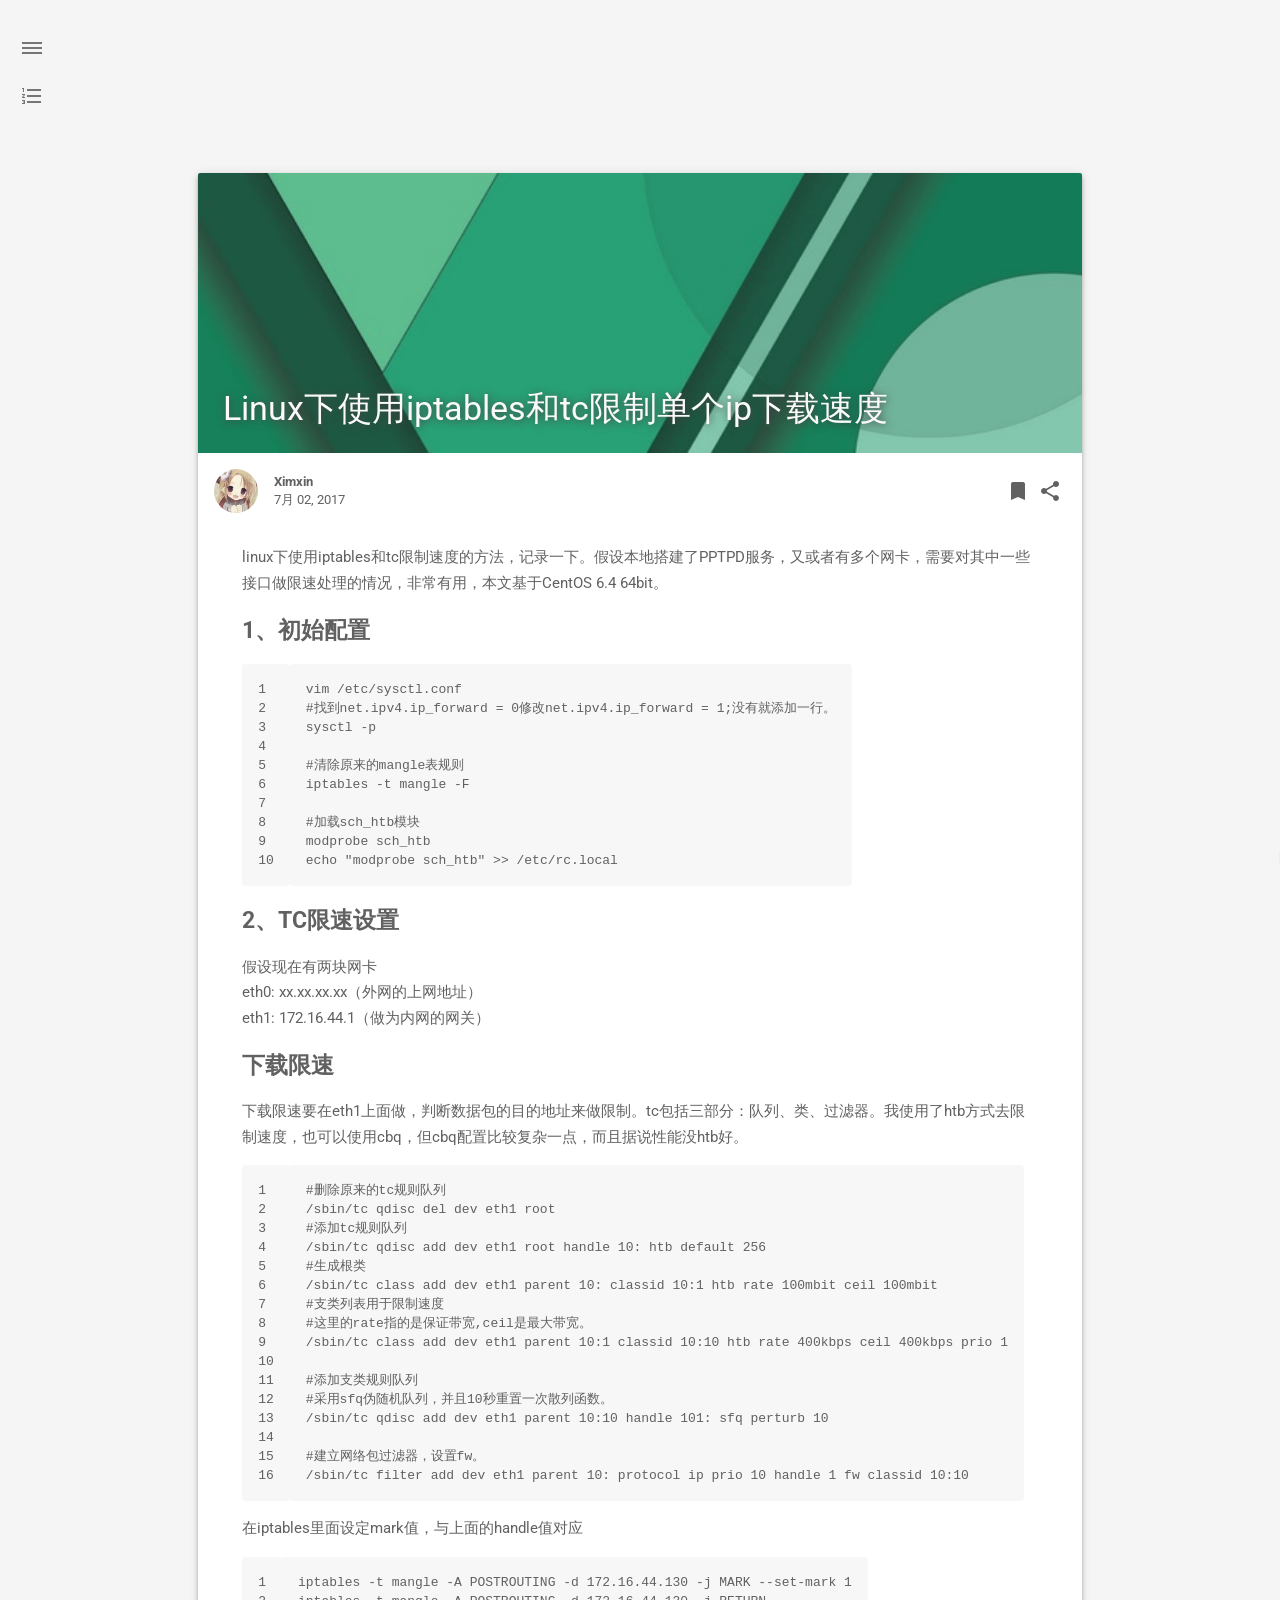
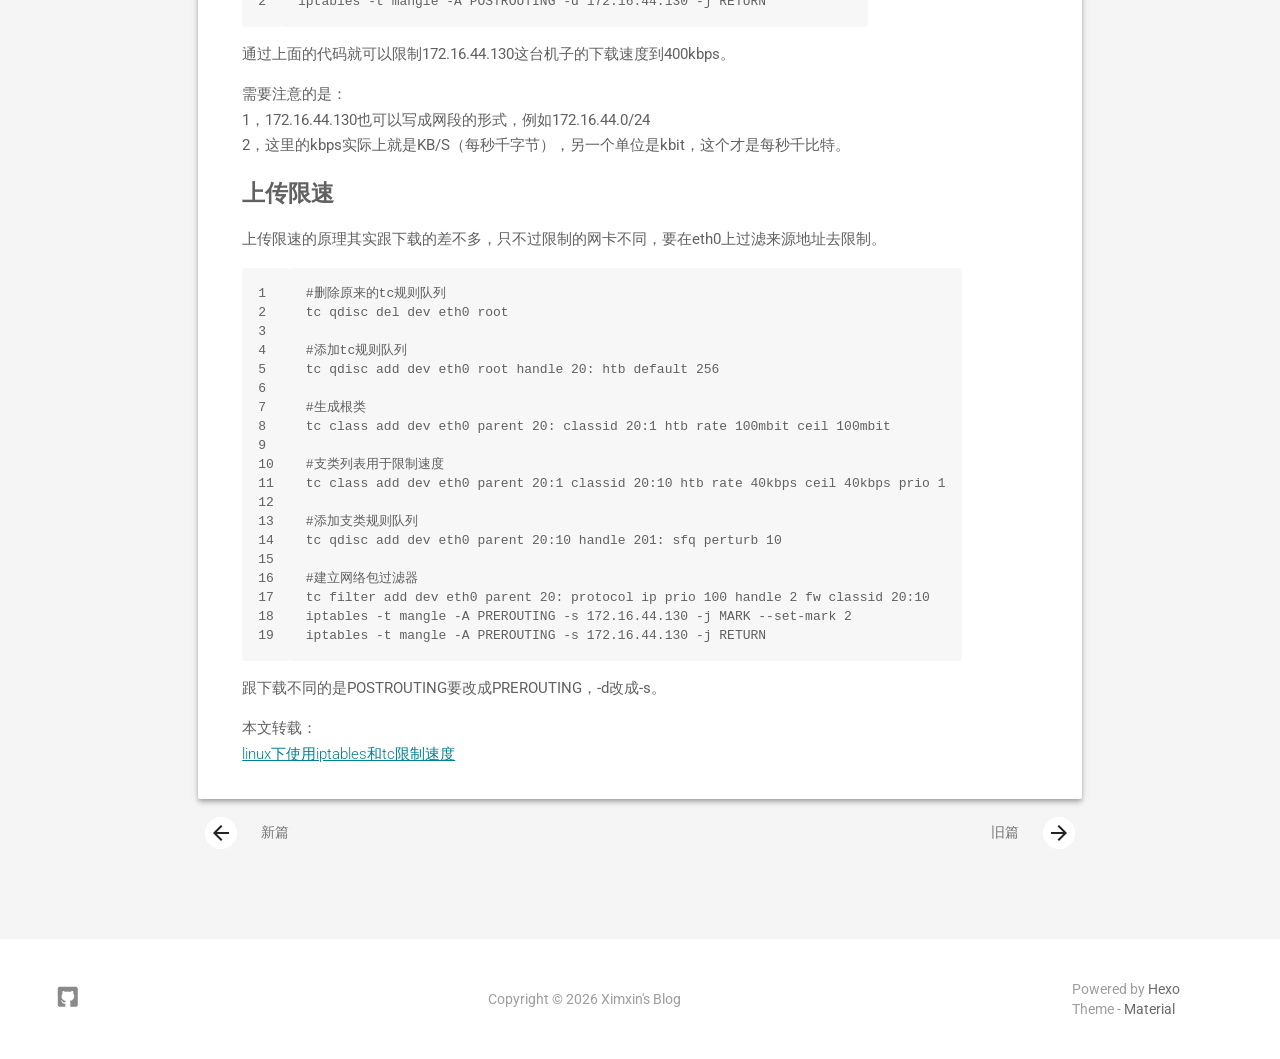
<file: 2017/07/02/Linux下使用iptables和tc限制单个ip下载速度/index.html>
<!DOCTYPE html>
<html style="display: none;" lang="zh">
    <head>
    <meta charset="utf-8">
    <!--
        © Material Theme
        https://github.com/viosey/hexo-theme-material
        Version: 1.4.0 -->
    <script>window.materialVersion = "1.4.0"</script>

    <!-- Title -->
    
    <title>
        
            Linux下使用iptables和tc限制单个ip下载速度 | 
        
        Ximxin&#39;s Blog
    </title>

    <!-- dns prefetch -->
    <meta http-equiv="x-dns-prefetch-control" content="on">
    
    
    
    
    
    
    
    
    
    

    <!-- Meta & Info -->
    <meta http-equiv="X-UA-Compatible">
    <meta name="viewport" content="width=device-width, initial-scale=1, user-scalable=no">
    <meta name="theme-color" content="#0097A7">
    <meta name="author" content="Ximxin">
    <meta name="description" itemprop="description" content="">
    <meta name="keywords" content="Ximxin&#39;s Blog">

    <!-- Site Verification -->
    
    

    <!-- Favicons -->
    <link rel="icon shortcut" type="image/ico" href="/img/favicon.png">
    <link rel="icon" sizes="192x192" href="/img/favicon.png">
    <link rel="apple-touch-icon" href="/img/favicon.png">

    <!--iOS -->
    <meta name="apple-mobile-web-app-title" content="Title">
    <meta name="apple-mobile-web-app-capable" content="yes">
    <meta name="apple-mobile-web-app-status-bar-style" content="black">
    <meta name="HandheldFriendly" content="True">
    <meta name="MobileOptimized" content="480">

    <!-- Add to homescreen for Chrome on Android -->
    <meta name="mobile-web-app-capable" content="yes">

    <!-- Add to homescreen for Safari on iOS -->
    <meta name="apple-mobile-web-app-capable" content="yes">
    <meta name="apple-mobile-web-app-status-bar-style" content="black">
    <meta name="apple-mobile-web-app-title" content="Ximxin&#39;s Blog">

    <!-- The Open Graph protocol -->
    <meta property="og:url" content="http://blog.xmxin.top">
    <meta property="og:type" content="blog">
    <meta property="og:title" content="Linux下使用iptables和tc限制单个ip下载速度 | Ximxin&#39;s Blog">
    <meta property="og:image" content="/img/favicon.png" />
    <meta property="og:description" content="">
    

    
        <meta property="article:published_time" content="7月 02, 2017" />
        <meta property="article:modified_time" content="7月 02, 2017" />
    

    <!-- The Twitter Card protocol -->
    <meta name="twitter:title" content="Linux下使用iptables和tc限制单个ip下载速度 | Ximxin&#39;s Blog">
    <meta name="twitter:description" content="">
    <meta name="twitter:image" content="/img/favicon.png">
    <meta name="twitter:card" content="summary_large_image" />
    <meta name="twitter:url" content="http://blog.xmxin.top" />

    <!-- Add canonical link for SEO -->
    
        <link rel="canonical" href="http://blog.xmxin.top/2017/07/02/Linux下使用iptables和tc限制单个ip下载速度/index.html" />
    

    <!-- Structured-data for SEO -->
    
        


<script type="application/ld+json">
{
    "@context": "https://schema.org",
    "@type": "Article",
    "publisher": {
        "@type": "Organization",
        "name": "Ximxin&#39;s Blog",
        "logo": "/img/favicon.png"
    },
    "author": {
        "@type": "Person",
        "name": "Ximxin",
        "image": {
            "@type": "ImageObject",
            "url": "/img/favicon.png"
        },
        "description": "Welcome to Ximxin's Blog"
    },
    "headline": "Linux下使用iptables和tc限制单个ip下载速度",
    "url": "http://blog.xmxin.top/2017/07/02/Linux下使用iptables和tc限制单个ip下载速度/index.html",
    "datePublished": "7月 02, 2017",
    "dateModified": "7月 02, 2017",
    "description": "",
    "mainEntityOfPage": {
        "@type": "WebPage",
        "@id": "http://blog.xmxin.top"
    }
}
</script>


    

    <!--[if lte IE 9]>
        <link rel="stylesheet" href="/css/ie-blocker.css">

        
            <script src="/js/ie-blocker.zhCN.js"></script>
        
    <![endif]-->

    <!-- Import lsloader -->
    <script>(function(){window.lsloader={jsRunSequence:[],jsnamemap:{},cssnamemap:{}};lsloader.removeLS=function(key){try{localStorage.removeItem(key)}catch(e){}};lsloader.setLS=function(key,val){try{localStorage.setItem(key,val)}catch(e){}};lsloader.getLS=function(key){var val="";try{val=localStorage.getItem(key)}catch(e){val=""}return val};versionString="/*"+materialVersion+"*/";lsloader.clean=function(){try{var keys=[];for(var i=0;i<localStorage.length;i++){keys.push(localStorage.key(i))}keys.forEach(function(key){var data=lsloader.getLS(key);if(data&&data.indexOf(versionString)===-1){lsloader.removeLS(key)}})}catch(e){}};lsloader.clean();lsloader.load=function(jsname,jspath,cssonload){cssonload=cssonload||function(){};var code;code=this.getLS(jsname);if(code&&code.indexOf(versionString)===-1){this.removeLS(jsname);this.requestResource(jsname,jspath,cssonload);return}if(code){var versionNumber=code.split(versionString)[0];if(versionNumber!=jspath){console.log("reload:"+jspath);this.removeLS(jsname);this.requestResource(jsname,jspath,cssonload);return}code=code.split(versionString)[1];if(/\.js?.+$/.test(versionNumber)){this.jsRunSequence.push({name:jsname,code:code});this.runjs(jspath,jsname,code)}else{document.getElementById(jsname).appendChild(document.createTextNode(code));cssonload()}}else{this.requestResource(jsname,jspath,cssonload)}};lsloader.requestResource=function(name,path,cssonload){var that=this;if(/\.js?.+$/.test(path)){this.iojs(path,name,function(path,name,code){that.setLS(name,path+versionString+code);that.runjs(path,name,code)})}else if(/\.css?.+$/.test(path)){this.iocss(path,name,function(code){document.getElementById(name).appendChild(document.createTextNode(code));that.setLS(name,path+versionString+code)},cssonload)}};lsloader.iojs=function(path,jsname,callback){var that=this;that.jsRunSequence.push({name:jsname,code:""});try{var xhr=new XMLHttpRequest;xhr.open("get",path,true);xhr.onreadystatechange=function(){if(xhr.readyState==4){if(xhr.status>=200&&xhr.status<300||xhr.status==304){if(xhr.response!=""){callback(path,jsname,xhr.response);return}}that.jsfallback(path,jsname)}};xhr.send(null)}catch(e){that.jsfallback(path,jsname)}};lsloader.iocss=function(path,jsname,callback,cssonload){var that=this;try{var xhr=new XMLHttpRequest;xhr.open("get",path,true);xhr.onreadystatechange=function(){if(xhr.readyState==4){if(xhr.status>=200&&xhr.status<300||xhr.status==304){if(xhr.response!=""){callback(xhr.response);cssonload();return}}that.cssfallback(path,jsname,cssonload)}};xhr.send(null)}catch(e){that.cssfallback(path,jsname,cssonload)}};lsloader.iofonts=function(path,jsname,callback,cssonload){var that=this;try{var xhr=new XMLHttpRequest;xhr.open("get",path,true);xhr.onreadystatechange=function(){if(xhr.readyState==4){if(xhr.status>=200&&xhr.status<300||xhr.status==304){if(xhr.response!=""){callback(xhr.response);cssonload();return}}that.cssfallback(path,jsname,cssonload)}};xhr.send(null)}catch(e){that.cssfallback(path,jsname,cssonload)}};lsloader.runjs=function(path,name,code){if(!!name&&!!code){for(var k in this.jsRunSequence){if(this.jsRunSequence[k].name==name){this.jsRunSequence[k].code=code}}}if(!!this.jsRunSequence[0]&&!!this.jsRunSequence[0].code&&this.jsRunSequence[0].status!="failed"){var script=document.createElement("script");script.appendChild(document.createTextNode(this.jsRunSequence[0].code));script.type="text/javascript";document.getElementsByTagName("head")[0].appendChild(script);this.jsRunSequence.shift();if(this.jsRunSequence.length>0){this.runjs()}}else if(!!this.jsRunSequence[0]&&this.jsRunSequence[0].status=="failed"){var that=this;var script=document.createElement("script");script.src=this.jsRunSequence[0].path;script.type="text/javascript";this.jsRunSequence[0].status="loading";script.onload=function(){that.jsRunSequence.shift();if(that.jsRunSequence.length>0){that.runjs()}};document.body.appendChild(script)}};lsloader.tagLoad=function(path,name){this.jsRunSequence.push({name:name,code:"",path:path,status:"failed"});this.runjs()};lsloader.jsfallback=function(path,name){if(!!this.jsnamemap[name]){return}else{this.jsnamemap[name]=name}for(var k in this.jsRunSequence){if(this.jsRunSequence[k].name==name){this.jsRunSequence[k].code="";this.jsRunSequence[k].status="failed";this.jsRunSequence[k].path=path}}this.runjs()};lsloader.cssfallback=function(path,name,cssonload){if(!!this.cssnamemap[name]){return}else{this.cssnamemap[name]=1}var link=document.createElement("link");link.type="text/css";link.href=path;link.rel="stylesheet";link.onload=link.onerror=cssonload;var root=document.getElementsByTagName("script")[0];root.parentNode.insertBefore(link,root)};lsloader.runInlineScript=function(scriptId,codeId){var code=document.getElementById(codeId).innerText;this.jsRunSequence.push({name:scriptId,code:code});this.runjs()};lsloader.loadCombo=function(jslist){var updateList="";var requestingModules={};for(var k in jslist){var LS=this.getLS(jslist[k].name);if(!!LS){var version=LS.split(versionString)[0];var code=LS.split(versionString)[1]}else{var version=""}if(version==jslist[k].path){this.jsRunSequence.push({name:jslist[k].name,code:code,path:jslist[k].path})}else{this.jsRunSequence.push({name:jslist[k].name,code:null,path:jslist[k].path,status:"comboloading"});requestingModules[jslist[k].name]=true;updateList+=(updateList==""?"":";")+jslist[k].path}}var that=this;if(!!updateList){var xhr=new XMLHttpRequest;xhr.open("get",combo+updateList,true);xhr.onreadystatechange=function(){if(xhr.readyState==4){if(xhr.status>=200&&xhr.status<300||xhr.status==304){if(xhr.response!=""){that.runCombo(xhr.response,requestingModules);return}}else{for(var i in that.jsRunSequence){if(requestingModules[that.jsRunSequence[i].name]){that.jsRunSequence[i].status="failed"}}that.runjs()}}};xhr.send(null)}this.runjs()};lsloader.runCombo=function(comboCode,requestingModules){comboCode=comboCode.split("/*combojs*/");comboCode.shift();for(var k in this.jsRunSequence){if(!!requestingModules[this.jsRunSequence[k].name]&&!!comboCode[0]){this.jsRunSequence[k].status="comboJS";this.jsRunSequence[k].code=comboCode[0];this.setLS(this.jsRunSequence[k].name,this.jsRunSequence[k].path+versionString+comboCode[0]);comboCode.shift()}}this.runjs()}})();</script>

    <!-- Import CSS & jQuery -->
    
        <style id="css/material.min.css"></style><script>if(typeof window.lsLoadCSSMaxNums === "undefined")window.lsLoadCSSMaxNums = 0;window.lsLoadCSSMaxNums++;lsloader.load("css/material.min.css","/css/material.min.css?fJTiM/K1J3dWIruo3pxtAw==",function(){if(typeof window.lsLoadCSSNums === "undefined")window.lsLoadCSSNums = 0;window.lsLoadCSSNums++;if(window.lsLoadCSSNums == window.lsLoadCSSMaxNums)document.documentElement.style.display="";})</script>
        <style id="css/style.min.css"></style><script>if(typeof window.lsLoadCSSMaxNums === "undefined")window.lsLoadCSSMaxNums = 0;window.lsLoadCSSMaxNums++;lsloader.load("css/style.min.css","/css/style.min.css?oCSEO3ST+aEypEwttTDI9g==",function(){if(typeof window.lsLoadCSSNums === "undefined")window.lsLoadCSSNums = 0;window.lsLoadCSSNums++;if(window.lsLoadCSSNums == window.lsLoadCSSMaxNums)document.documentElement.style.display="";})</script>
        
        
            <style>
    
    
    
    
    
    
    
    .footer-sns-github {
        background-image: url([data-uri]);
    }
    
    
    
    
    
</style>

        
        <!-- Config CSS -->

<!-- Other Styles -->
<style>
  body, html {
    font-family: Roboto, "Helvetica Neue", Helvetica, "PingFang SC", "Hiragino Sans GB", "Microsoft YaHei", "微软雅黑", Arial, sans-serif;
  }

  a {
    color: #00838F;
  }

  .mdl-card__media,
  #search-label,
  #search-form-label:after,
  #scheme-Paradox .hot_tags-count,
  #scheme-Paradox .sidebar_archives-count,
  #scheme-Paradox .sidebar-colored .sidebar-header,
  #scheme-Paradox .sidebar-colored .sidebar-badge{
    background-color: #0097A7 !important;
  }

  /* Sidebar User Drop Down Menu Text Color */
  #scheme-Paradox .sidebar-colored .sidebar-nav>.dropdown>.dropdown-menu>li>a:hover,
  #scheme-Paradox .sidebar-colored .sidebar-nav>.dropdown>.dropdown-menu>li>a:focus {
    color: #0097A7 !important;
  }

  #post_entry-right-info,
  .sidebar-colored .sidebar-nav li:hover > a,
  .sidebar-colored .sidebar-nav li:hover > a i,
  .sidebar-colored .sidebar-nav li > a:hover,
  .sidebar-colored .sidebar-nav li > a:hover i,
  .sidebar-colored .sidebar-nav li > a:focus i,
  .sidebar-colored .sidebar-nav > .open > a,
  .sidebar-colored .sidebar-nav > .open > a:hover,
  .sidebar-colored .sidebar-nav > .open > a:focus,
  #ds-reset #ds-ctx .ds-ctx-entry .ds-ctx-head a {
    color: #0097A7 !important;
  }

  .toTop {
    background: #757575 !important;
  }

  .material-layout .material-post>.material-nav,
  .material-layout .material-index>.material-nav,
  .material-nav a {
    color: #757575;
  }

  #scheme-Paradox .MD-burger-layer {
    background-color: #757575;
  }

  #scheme-Paradox #post-toc-trigger-btn {
    color: #757575;
  }

  .post-toc a:hover {
    color: #00838F;
    text-decoration: underline;
  }

</style>


<!-- Theme Background Related-->

    <style>
      body{
        background-color: #F5F5F5;
      }

      /* blog_info bottom background */
      #scheme-Paradox .material-layout .something-else .mdl-card__supporting-text{
        background-color: #fff;
      }
    </style>




<!-- Fade Effect -->

    <style>
      .fade {
        transition: all 800ms linear;
        -webkit-transform: translate3d(0,0,0);
        -moz-transform: translate3d(0,0,0);
        -ms-transform: translate3d(0,0,0);
        -o-transform: translate3d(0,0,0);
        transform: translate3d(0,0,0);
        opacity: 1;
      }

      .fade.out{
        opacity: 0;
      }
    </style>


<!-- Import Font -->

    <link href="https://fonts.googleapis.com/css?family=Roboto:300,400,500" rel="stylesheet">
    <link href="https://fonts.googleapis.com/icon?family=Material+Icons"rel="stylesheet">


        <script>lsloader.load("js/jquery.min.js","/js/jquery.min.js?qcusAULNeBksqffqUM2+Ig==")</script>
    
    
    <script>function Queue(){this.dataStore=[];this.offer=b;this.poll=d;this.execNext=a;this.debug=false;this.startDebug=c;function b(e){if(this.debug){console.log("Offered a Queued Function.")}if(typeof e==="function"){this.dataStore.push(e)}else{console.log("You must offer a function.")}}function d(){if(this.debug){console.log("Polled a Queued Function.")}return this.dataStore.shift()}function a(){var e=this.poll();if(e!==undefined){if(this.debug){console.log("Run a Queued Function.")}e()}}function c(){this.debug=true}}var queue=new Queue();</script>

    <!-- Analytics -->
    

    <!-- Custom Head -->
    
</head>


    
        <body id="scheme-Paradox" class="lazy">
            <div class="material-layout  mdl-js-layout has-drawer is-upgraded">
                

                <!-- Main Container -->
                <main class="material-layout__content" id="main">

                    <!-- Top Anchor -->
                    <div id="top"></div>

                    
                        <!-- Hamburger Button -->
                        <button class="MD-burger-icon sidebar-toggle">
                            <span class="MD-burger-layer"></span>
                        </button>
                    

                    <!-- Post TOC -->

    
    <!-- Back Button -->
    <!--
    <div class="material-back" id="backhome-div" tabindex="0">
        <a class="mdl-button mdl-js-button mdl-js-ripple-effect mdl-button--icon"
           href="#" onclick="window.history.back();return false;"
           target="_self"
           role="button"
           data-upgraded=",MaterialButton,MaterialRipple">
            <i class="material-icons" role="presentation">arrow_back</i>
            <span class="mdl-button__ripple-container">
                <span class="mdl-ripple"></span>
            </span>
        </a>
    </div>
    -->

    <!-- Left aligned menu below button -->
    <button id="post-toc-trigger-btn"
        class="mdl-button mdl-js-button mdl-button--icon">
        <i class="material-icons">format_list_numbered</i>
    </button>

    
    <ul class="post-toc-wrap mdl-menu mdl-menu--bottom-left mdl-js-menu mdl-js-ripple-effect" for="post-toc-trigger-btn" style="max-height:80vh; overflow-y:scroll;">
        <ol class="post-toc"><li class="post-toc-item post-toc-level-3"><a class="post-toc-link" href="#1、初始配置"><span class="post-toc-number">1.</span> <span class="post-toc-text">1、初始配置</span></a></li><li class="post-toc-item post-toc-level-3"><a class="post-toc-link" href="#2、TC限速设置"><span class="post-toc-number">2.</span> <span class="post-toc-text">2、TC限速设置</span></a></li><li class="post-toc-item post-toc-level-3"><a class="post-toc-link" href="#下载限速"><span class="post-toc-number">3.</span> <span class="post-toc-text">下载限速</span></a></li><li class="post-toc-item post-toc-level-3"><a class="post-toc-link" href="#上传限速"><span class="post-toc-number">4.</span> <span class="post-toc-text">上传限速</span></a></li></ol>
        <!--
        <li class="mdl-menu__item">
            Some Action
        </li>
        -->
    </ul>
    





<!-- Layouts -->

    <!-- Post Module -->
    <div class="material-post_container">

        <div class="material-post mdl-grid">
            <div class="mdl-card mdl-shadow--4dp mdl-cell mdl-cell--12-col">

                <!-- Post Header(Thumbnail & Title) -->
                
    <!-- Paradox Post Header -->
    
        
            <!-- Random Thumbnail -->
            <div class="post_thumbnail-random mdl-card__media mdl-color-text--grey-50">
            <script type="text/ls-javascript" id="post-thumbnail-script">
    var randomNum = Math.floor(Math.random() * 19 + 1);

    $('.post_thumbnail-random').attr('data-original', '/img/random/material-' + randomNum + '.png');
    $('.post_thumbnail-random').addClass('lazy');
</script>

        
    
            <p class="article-headline-p">
                Linux下使用iptables和tc限制单个ip下载速度
            </p>
        </div>





                
                    <!-- Paradox Post Info -->
                    <div class="mdl-color-text--grey-700 mdl-card__supporting-text meta">

    <!-- Author Avatar -->
    <div id="author-avatar">
        <img src="/img/avatar.png" width="44px" height="44px" alt="Author Avatar"/>
    </div>
    <!-- Author Name & Date -->
    <div>
        <strong>Ximxin</strong>
        <span>7月 02, 2017</span>
    </div>

    <div class="section-spacer"></div>

    <!-- Favorite -->
    <!--
        <button id="article-functions-like-button" class="mdl-button mdl-js-button mdl-js-ripple-effect mdl-button--icon btn-like">
            <i class="material-icons" role="presentation">favorite</i>
            <span class="visuallyhidden">favorites</span>
        </button>
    -->

    <!-- Qrcode -->
    

    <!-- Tags (bookmark) -->
    
    <button id="article-functions-viewtags-button" class="mdl-button mdl-js-button mdl-js-ripple-effect mdl-button--icon">
        <i class="material-icons" role="presentation">bookmark</i>
        <span class="visuallyhidden">bookmark</span>
    </button>
    <ul class="mdl-menu mdl-menu--bottom-right mdl-js-menu mdl-js-ripple-effect" for="article-functions-viewtags-button">
        <li class="mdl-menu__item">
        
    </ul>
    

    <!-- Share -->
    <button id="article-fuctions-share-button" class="mdl-button mdl-js-button mdl-js-ripple-effect mdl-button--icon">
    <i class="material-icons" role="presentation">share</i>
    <span class="visuallyhidden">share</span>
</button>
<ul class="mdl-menu mdl-menu--bottom-right mdl-js-menu mdl-js-ripple-effect" for="article-fuctions-share-button">
    

    

    <!-- Share Weibo -->
    
        <a class="post_share-link" href="http://service.weibo.com/share/share.php?appkey=&title=Linux下使用iptables和tc限制单个ip下载速度&url=http://blog.xmxin.top/2017/07/02/Linux下使用iptables和tc限制单个ip下载速度/index.html&pic=&searchPic=false&style=simple" target="_blank">
            <li class="mdl-menu__item">
                分享到微博
            </li>
        </a>
    

    <!-- Share Twitter -->
    
        <a class="post_share-link" href="https://twitter.com/intent/tweet?text=Linux下使用iptables和tc限制单个ip下载速度&url=http://blog.xmxin.top/2017/07/02/Linux下使用iptables和tc限制单个ip下载速度/index.html&via=Ximxin" target="_blank">
            <li class="mdl-menu__item">
                分享到 Twitter
            </li>
        </a>
    

    <!-- Share Facebook -->
    
        <a class="post_share-link" href="https://www.facebook.com/sharer/sharer.php?u=http://blog.xmxin.top/2017/07/02/Linux下使用iptables和tc限制单个ip下载速度/index.html" target="_blank">
            <li class="mdl-menu__item">
                分享到 Facebook
            </li>
        </a>
    

    <!-- Share Google+ -->
    
        <a class="post_share-link" href="https://plus.google.com/share?url=http://blog.xmxin.top/2017/07/02/Linux下使用iptables和tc限制单个ip下载速度/index.html" target="_blank">
            <li class="mdl-menu__item">
                分享到 Google+
            </li>
        </a>
    

    <!-- Share LinkedIn -->
    

    <!-- Share QQ -->
    
        <a class="post_share-link" href="http://connect.qq.com/widget/shareqq/index.html?site=Ximxin&#39;s Blog&title=Linux下使用iptables和tc限制单个ip下载速度&summary=&pics=http://blog.xmxin.top/img/favicon.png&url=http://blog.xmxin.top/2017/07/02/Linux下使用iptables和tc限制单个ip下载速度/index.html" target="_blank">
            <li class="mdl-menu__item">
                分享到 QQ
            </li>
        </a>
    

    <!-- Share Telegram -->
    
</ul>

</div>

                

                <!-- Post Content -->
                <div id="post-content" class="mdl-color-text--grey-700 mdl-card__supporting-text fade out">
    
        <p>linux下使用iptables和tc限制速度的方法，记录一下。假设本地搭建了PPTPD服务，又或者有多个网卡，需要对其中一些接口做限速处理的情况，非常有用，本文基于CentOS 6.4 64bit。</p>
<h3 id="1、初始配置"><a href="#1、初始配置" class="headerlink" title="1、初始配置"></a>1、初始配置</h3><figure class="highlight bash"><table><tr><td class="gutter"><pre><div class="line">1</div><div class="line">2</div><div class="line">3</div><div class="line">4</div><div class="line">5</div><div class="line">6</div><div class="line">7</div><div class="line">8</div><div class="line">9</div><div class="line">10</div></pre></td><td class="code"><pre><div class="line">vim /etc/sysctl.conf</div><div class="line"><span class="comment">#找到net.ipv4.ip_forward = 0修改net.ipv4.ip_forward = 1;没有就添加一行。</span></div><div class="line">sysctl -p</div><div class="line"> </div><div class="line"><span class="comment">#清除原来的mangle表规则</span></div><div class="line">iptables -t mangle -F</div><div class="line"> </div><div class="line"><span class="comment">#加载sch_htb模块</span></div><div class="line">modprobe sch_htb</div><div class="line"><span class="built_in">echo</span> <span class="string">"modprobe sch_htb"</span> &gt;&gt; /etc/rc.local</div></pre></td></tr></table></figure>
<h3 id="2、TC限速设置"><a href="#2、TC限速设置" class="headerlink" title="2、TC限速设置"></a>2、TC限速设置</h3><p>假设现在有两块网卡<br>eth0: xx.xx.xx.xx（外网的上网地址）<br>eth1: 172.16.44.1（做为内网的网关）</p>
<h3 id="下载限速"><a href="#下载限速" class="headerlink" title="下载限速"></a>下载限速</h3><p>下载限速要在eth1上面做，判断数据包的目的地址来做限制。tc包括三部分：队列、类、过滤器。我使用了htb方式去限制速度，也可以使用cbq，但cbq配置比较复杂一点，而且据说性能没htb好。</p>
<figure class="highlight bash"><table><tr><td class="gutter"><pre><div class="line">1</div><div class="line">2</div><div class="line">3</div><div class="line">4</div><div class="line">5</div><div class="line">6</div><div class="line">7</div><div class="line">8</div><div class="line">9</div><div class="line">10</div><div class="line">11</div><div class="line">12</div><div class="line">13</div><div class="line">14</div><div class="line">15</div><div class="line">16</div></pre></td><td class="code"><pre><div class="line"><span class="comment">#删除原来的tc规则队列</span></div><div class="line">/sbin/tc qdisc del dev eth1 root</div><div class="line"><span class="comment">#添加tc规则队列</span></div><div class="line">/sbin/tc qdisc add dev eth1 root handle 10: htb default 256</div><div class="line"><span class="comment">#生成根类</span></div><div class="line">/sbin/tc class add dev eth1 parent 10: classid 10:1 htb rate 100mbit ceil 100mbit</div><div class="line"><span class="comment">#支类列表用于限制速度</span></div><div class="line"><span class="comment">#这里的rate指的是保证带宽,ceil是最大带宽。</span></div><div class="line">/sbin/tc class add dev eth1 parent 10:1 classid 10:10 htb rate 400kbps ceil 400kbps prio 1</div><div class="line"> </div><div class="line"><span class="comment">#添加支类规则队列</span></div><div class="line"><span class="comment">#采用sfq伪随机队列，并且10秒重置一次散列函数。</span></div><div class="line">/sbin/tc qdisc add dev eth1 parent 10:10 handle 101: sfq perturb 10</div><div class="line"> </div><div class="line"><span class="comment">#建立网络包过滤器，设置fw。</span></div><div class="line">/sbin/tc filter add dev eth1 parent 10: protocol ip prio 10 handle 1 fw classid 10:10</div></pre></td></tr></table></figure>
<p>在iptables里面设定mark值，与上面的handle值对应</p>
<figure class="highlight bash"><table><tr><td class="gutter"><pre><div class="line">1</div><div class="line">2</div></pre></td><td class="code"><pre><div class="line">iptables -t mangle -A POSTROUTING -d 172.16.44.130 -j MARK --<span class="built_in">set</span>-mark 1</div><div class="line">iptables -t mangle -A POSTROUTING -d 172.16.44.130 -j RETURN</div></pre></td></tr></table></figure>
<p>通过上面的代码就可以限制172.16.44.130这台机子的下载速度到400kbps。</p>
<p>需要注意的是：<br>1，172.16.44.130也可以写成网段的形式，例如172.16.44.0/24<br>2，这里的kbps实际上就是KB/S（每秒千字节），另一个单位是kbit，这个才是每秒千比特。</p>
<h3 id="上传限速"><a href="#上传限速" class="headerlink" title="上传限速"></a>上传限速</h3><p>上传限速的原理其实跟下载的差不多，只不过限制的网卡不同，要在eth0上过滤来源地址去限制。</p>
<figure class="highlight bash"><table><tr><td class="gutter"><pre><div class="line">1</div><div class="line">2</div><div class="line">3</div><div class="line">4</div><div class="line">5</div><div class="line">6</div><div class="line">7</div><div class="line">8</div><div class="line">9</div><div class="line">10</div><div class="line">11</div><div class="line">12</div><div class="line">13</div><div class="line">14</div><div class="line">15</div><div class="line">16</div><div class="line">17</div><div class="line">18</div><div class="line">19</div></pre></td><td class="code"><pre><div class="line"><span class="comment">#删除原来的tc规则队列</span></div><div class="line">tc qdisc del dev eth0 root</div><div class="line"> </div><div class="line"><span class="comment">#添加tc规则队列</span></div><div class="line">tc qdisc add dev eth0 root handle 20: htb default 256</div><div class="line"> </div><div class="line"><span class="comment">#生成根类</span></div><div class="line">tc class add dev eth0 parent 20: classid 20:1 htb rate 100mbit ceil 100mbit</div><div class="line"> </div><div class="line"><span class="comment">#支类列表用于限制速度</span></div><div class="line">tc class add dev eth0 parent 20:1 classid 20:10 htb rate 40kbps ceil 40kbps prio 1</div><div class="line"> </div><div class="line"><span class="comment">#添加支类规则队列</span></div><div class="line">tc qdisc add dev eth0 parent 20:10 handle 201: sfq perturb 10</div><div class="line"> </div><div class="line"><span class="comment">#建立网络包过滤器</span></div><div class="line">tc filter add dev eth0 parent 20: protocol ip prio 100 handle 2 fw classid 20:10</div><div class="line">iptables -t mangle -A PREROUTING -s 172.16.44.130 -j MARK --<span class="built_in">set</span>-mark 2</div><div class="line">iptables -t mangle -A PREROUTING -s 172.16.44.130 -j RETURN</div></pre></td></tr></table></figure>
<p>跟下载不同的是POSTROUTING要改成PREROUTING，-d改成-s。</p>
<p>本文转载：<br><a href="https://www.zhukun.net/archives/7401" target="_blank" rel="external">linux下使用iptables和tc限制速度</a></p>

    

    
</div>


                

                <!-- Post Comments -->
                
                    
                
            </div>

            <!-- Post Prev & Next Nav -->
            <nav class="material-nav mdl-color-text--grey-50 mdl-cell mdl-cell--12-col">
    <!-- Prev Nav -->
    
        <a href="/2017/08/14/一个表白源码/" id="post_nav-newer" class="prev-content">
            <button class="mdl-button mdl-js-button mdl-js-ripple-effect mdl-button--icon mdl-color--white mdl-color-text--grey-900" role="presentation">
                <i class="material-icons">arrow_back</i>
            </button>
            &nbsp;&nbsp;&nbsp;&nbsp;&nbsp;&nbsp;
            新篇
        </a>
    

    <!-- Section Spacer -->
    <div class="section-spacer"></div>

    <!-- Next Nav -->
    
        <a href="/2017/06/27/Linux手动搭建SSR-Python版本/" id="post_nav-older" class="next-content">
            旧篇
            &nbsp;&nbsp;&nbsp;&nbsp;&nbsp;&nbsp;
            <button class="mdl-button mdl-js-button mdl-js-ripple-effect mdl-button--icon mdl-color--white mdl-color-text--grey-900" role="presentation">
                <i class="material-icons">arrow_forward</i>
            </button>
        </a>
    
</nav>

        </div>
    </div>



                    
                        <!-- Overlay For Active Sidebar -->
<div class="sidebar-overlay"></div>

<!-- Material sidebar -->
<aside id="sidebar" class="sidebar sidebar-colored sidebar-fixed-left" role="navigation">
    <div id="sidebar-main">
        <!-- Sidebar Header -->
        <div class="sidebar-header header-cover" style="background-image: url(/img/sidebar_header.png);">
    <!-- Top bar -->
    <div class="top-bar"></div>

    <!-- Sidebar toggle button -->
    <button type="button" class="sidebar-toggle mdl-button mdl-js-button mdl-js-ripple-effect mdl-button--icon" style="display: initial;" data-upgraded=",MaterialButton,MaterialRipple">
        <i class="material-icons">clear_all</i>
        <span class="mdl-button__ripple-container">
            <span class="mdl-ripple">
            </span>
        </span>
    </button>

    <!-- Sidebar Avatar -->
    <div class="sidebar-image">
        <img src="/img/avatar.png" alt="Ximxin's avatar">
    </div>

    <!-- Sidebar Email -->
    <a data-toggle="dropdown" class="sidebar-brand" href="#settings-dropdown">
        lhb2495536292@gmail.com
        <b class="caret"></b>
    </a>
</div>


        <!-- Sidebar Navigation  -->
        <ul class="nav sidebar-nav">
    <!-- User dropdown  -->
    <li class="dropdown">
        <ul id="settings-dropdown" class="dropdown-menu">
            
                <li>
                    <a href="#" target="_blank" title="Email Me">
                        
                            <i class="material-icons sidebar-material-icons sidebar-indent-left1pc-element">email</i>
                        
                        Email Me
                    </a>
                </li>
            
        </ul>
    </li>

    <!-- Homepage -->
    
        <li id="sidebar-first-li">
            <a href="/">
                
                    <i class="material-icons sidebar-material-icons">home</i>
                
                主页
            </a>
        </li>
        
            <li class="divider"></li>
        
    

    <!-- Archives  -->
    
        <li class="dropdown">
            <a href="#" class="ripple-effect dropdown-toggle" data-toggle="dropdown">
                
                    <i class="material-icons sidebar-material-icons">inbox</i>
                
                    归档
                <b class="caret"></b>
            </a>
            <ul class="dropdown-menu">
            <li>
                <a class="sidebar_archives-link" href="/archives/2017/10/">十月 2017<span class="sidebar_archives-count">1</span></a></li><li><a class="sidebar_archives-link" href="/archives/2017/08/">八月 2017<span class="sidebar_archives-count">2</span></a></li><li><a class="sidebar_archives-link" href="/archives/2017/07/">七月 2017<span class="sidebar_archives-count">1</span></a></li><li><a class="sidebar_archives-link" href="/archives/2017/06/">六月 2017<span class="sidebar_archives-count">2</span></a>
            </ul>
        </li>
        
            <li class="divider"></li>
        
    

    <!-- Categories  -->
    

    <!-- Pages  -->
    
        <li>
            <a href="/about" title="关于我">
                
                    <i class="material-icons sidebar-material-icons">person</i>
                
                关于我
            </a>
        </li>
        
            <li class="divider"></li>
        
    

    <!-- Article Number  -->
    
        <li>
            <a href="/archives">
                文章总数
                <span class="sidebar-badge">6</span>
            </a>
        </li>
        
            <li class="divider"></li>
        
    
</ul>


        <!-- Sidebar Footer -->
        <!--
I'm glad you use this theme, the development is no so easy, I hope you can keep the copyright, I will thank you so much.
If you still want to delete the copyrights, could you still retain the first one? Which namely "Theme Material"
It will not impact the appearance and can give developers a lot of support :)

很高兴您使用并喜欢该主题，开发不易 十分谢谢与希望您可以保留一下版权声明。
如果您仍然想删除的话 能否只保留第一项呢？即 "Theme Material"
它不会影响美观并可以给开发者很大的支持和动力。 :)
-->

<!-- Sidebar Divider -->


<!-- Theme Material -->

    <a href="https://github.com/viosey/hexo-theme-material"  class="sidebar-footer-text-a" target="_blank">
        <div class="sidebar-text mdl-button mdl-js-button mdl-js-ripple-effect sidebar-footer-text-div" data-upgraded=",MaterialButton,MaterialRipple">
            主题 - Material
            <span class="sidebar-badge badge-circle">i</span>
        </div>
    </a>


<!-- Help & Support -->
<!--

-->

<!-- Feedback -->
<!--

-->

<!-- About Theme -->
<!--

-->

    </div>

    <!-- Sidebar Image -->
    

</aside>

                    

                    
                        <!-- Footer Top Button -->
                        <div id="back-to-top" class="toTop-wrap">
    <a href="#top" class="toTop">
        <i class="material-icons footer_top-i">expand_less</i>
    </a>
</div>

                    

                    <!--Footer-->
<footer class="mdl-mini-footer" id="bottom">
    
        <!-- Paradox Footer Left Section -->
        <div class="mdl-mini-footer--left-section sns-list">
    <!-- Twitter -->
    

    <!-- Facebook -->
    

    <!-- Google + -->
    

    <!-- Weibo -->
    

    <!-- Instagram -->
    

    <!-- Tumblr -->
    

    <!-- Github -->
    
        <a href="https://github.com/Ximxin" target="_blank">
            <button class="mdl-mini-footer--social-btn social-btn footer-sns-github">
                <span class="visuallyhidden">Github</span>
            </button><!--
     --></a>
    

    <!-- LinkedIn -->
    

    <!-- Zhihu -->
    

    <!-- Bilibili -->
    

    <!-- Telegram -->
    
</div>


        <!--Copyright-->
        <div id="copyright">
            Copyright&nbsp;©<script type="text/javascript">var fd = new Date();document.write("&nbsp;" + fd.getFullYear() + "&nbsp;");</script>Ximxin's Blog
        </div>

        <!-- Paradox Footer Right Section -->

        <!--
        I am glad you use this theme, the development is no so easy, I hope you can keep the copyright.
        It will not impact the appearance and can give developers a lot of support :)

        很高兴您使用该主题，开发不易，希望您可以保留一下版权声明。
        它不会影响美观并可以给开发者很大的支持。 :)
        -->

        <div class="mdl-mini-footer--right-section">
            <div>
                <div class="footer-develop-div">Powered by <a href="https://hexo.io" target="_blank" class="footer-develop-a">Hexo</a></div>
                <div class="footer-develop-div">Theme - <a href="https://github.com/viosey/hexo-theme-material" target="_blank" class="footer-develop-a">Material</a></div>
            </div>
        </div>
    
</footer>


                    <!-- Import File -->


    <script>lsloader.load("js/lazyload.min.js","/js/lazyload.min.js?1BcfzuNXqV+ntF6gq+5X3Q==")</script>
    <script>lsloader.load("js/js.min.js","/js/js.min.js?oAl/+lvaqTFV31JXTmbrNA==")</script>



    <script>lsloader.load("js/nprogress.js","/js/nprogress.js?pl3Qhb9lvqR1FlyLUna1Yw==")</script>


<script type="text/ls-javascript" id="NProgress-script">
    NProgress.configure({
        showSpinner: true
    });
    NProgress.start();
    $('#nprogress .bar').css({
        'background': '#29d'
    });
    $('#nprogress .peg').css({
        'box-shadow': '0 0 10px #29d, 0 0 15px #29d'
    });
    $('#nprogress .spinner-icon').css({
        'border-top-color': '#29d',
        'border-left-color': '#29d'
    });
    setTimeout(function() {
        NProgress.done();
        $('.fade').removeClass('out');
    }, 800);
</script>



    
        <script>lsloader.load("js/smoothscroll.js","/js/smoothscroll.js?lOy/ACj5suSNi7ZVFVbpFQ==")</script>
    











<!-- UC Browser Compatible -->
<script>
	var agent = navigator.userAgent.toLowerCase();
	if(agent.indexOf('ucbrowser')>0) {
		document.write('<link rel="stylesheet" href="/css/uc.css">');
	   alert('由于 UC 浏览器使用极旧的内核，而本网站使用了一些新的特性。\n为了您能更好的浏览，推荐使用 Chrome 或 Firefox 浏览器。');
	}
</script>

<!-- Window Load-->
<script type="text/ls-javascript" id="window-load">
    $(window).on('load', function() {
        // Post_Toc parent position fixed
        $('.post-toc-wrap').parent('.mdl-menu__container').css('position', 'fixed');
    });
</script>

<!-- MathJax Load-->

<script type="text/ls-javascript" id="lazy-load">
    // Offer LazyLoad
    queue.offer(function(){
        $('.lazy').lazyload({
            effect : 'show'
        });
    });

    // Start Queue
    $(document).ready(function(){
        setInterval(function(){
            queue.execNext();
        },200);
    });
</script>

<!-- Bing Background -->


<script>
    (function(){
        var scriptList = document.querySelectorAll('script[type="text/ls-javascript"]')

        for (var i = 0; i < scriptList.length; ++i) {
            var item = scriptList[i];
            lsloader.runInlineScript(item.id,item.id);
        }
    })()
console.log('\n %c © Material Theme | Version: 1.4.0 | https://github.com/viosey/hexo-theme-material %c \n', 'color:#455a64;background:#e0e0e0;padding:5px 0;border-top-left-radius:5px;border-bottom-left-radius:5px;', 'color:#455a64;background:#e0e0e0;padding:5px 0;border-top-right-radius:5px;border-bottom-right-radius:5px;');
</script>

                </main>
            </div>
        </body>
    
</html>
</file>
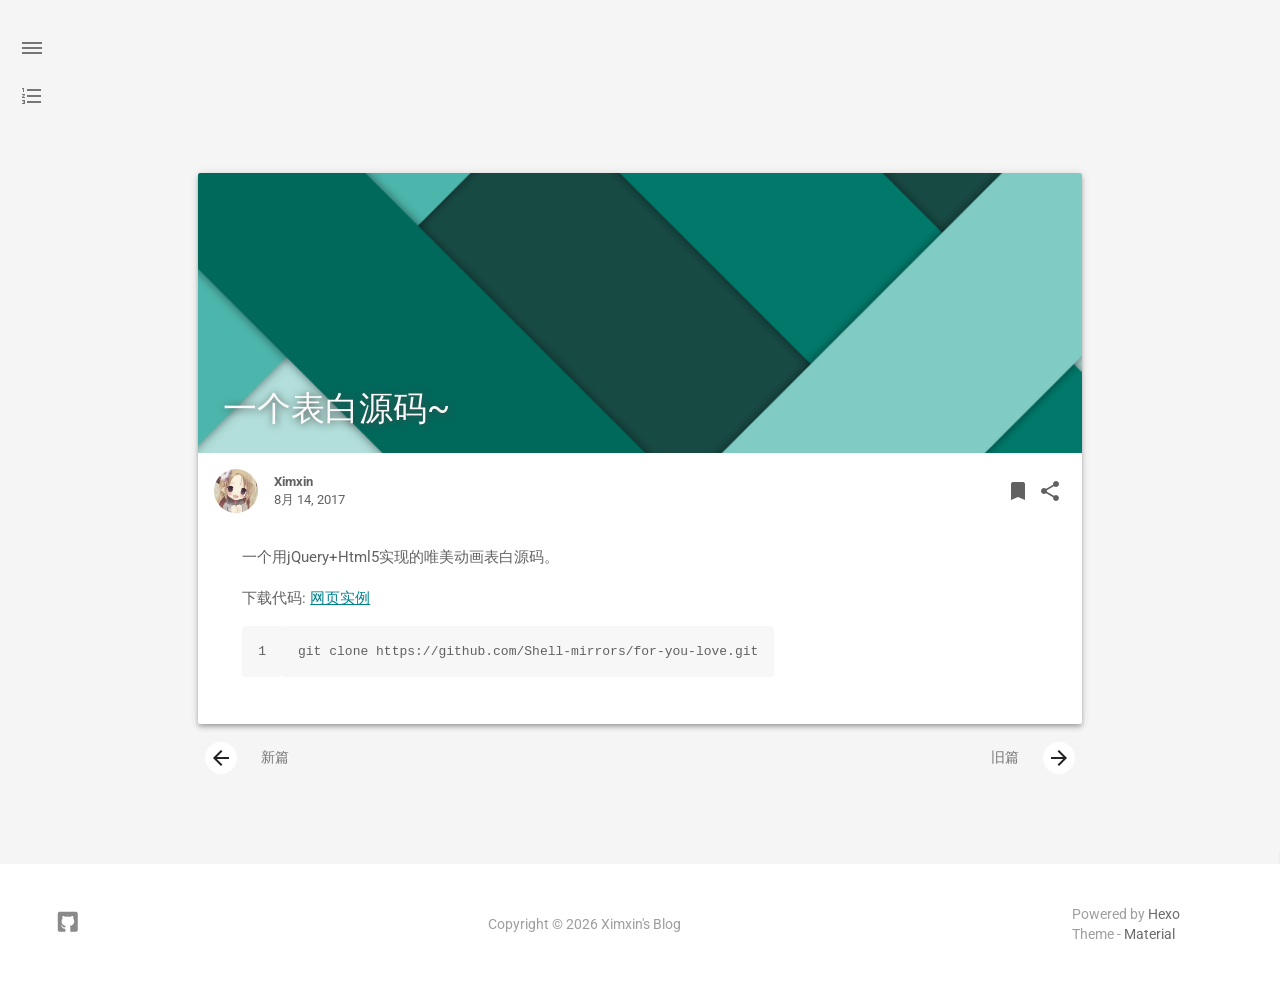
<file: 2017/08/14/一个表白源码/index.html>
<!DOCTYPE html>
<html style="display: none;" lang="zh">
    <head>
    <meta charset="utf-8">
    <!--
        © Material Theme
        https://github.com/viosey/hexo-theme-material
        Version: 1.4.0 -->
    <script>window.materialVersion = "1.4.0"</script>

    <!-- Title -->
    
    <title>
        
            一个表白源码~ | 
        
        Ximxin&#39;s Blog
    </title>

    <!-- dns prefetch -->
    <meta http-equiv="x-dns-prefetch-control" content="on">
    
    
    
    
    
    
    
    
    
    

    <!-- Meta & Info -->
    <meta http-equiv="X-UA-Compatible">
    <meta name="viewport" content="width=device-width, initial-scale=1, user-scalable=no">
    <meta name="theme-color" content="#0097A7">
    <meta name="author" content="Ximxin">
    <meta name="description" itemprop="description" content="">
    <meta name="keywords" content="Ximxin&#39;s Blog">

    <!-- Site Verification -->
    
    

    <!-- Favicons -->
    <link rel="icon shortcut" type="image/ico" href="/img/favicon.png">
    <link rel="icon" sizes="192x192" href="/img/favicon.png">
    <link rel="apple-touch-icon" href="/img/favicon.png">

    <!--iOS -->
    <meta name="apple-mobile-web-app-title" content="Title">
    <meta name="apple-mobile-web-app-capable" content="yes">
    <meta name="apple-mobile-web-app-status-bar-style" content="black">
    <meta name="HandheldFriendly" content="True">
    <meta name="MobileOptimized" content="480">

    <!-- Add to homescreen for Chrome on Android -->
    <meta name="mobile-web-app-capable" content="yes">

    <!-- Add to homescreen for Safari on iOS -->
    <meta name="apple-mobile-web-app-capable" content="yes">
    <meta name="apple-mobile-web-app-status-bar-style" content="black">
    <meta name="apple-mobile-web-app-title" content="Ximxin&#39;s Blog">

    <!-- The Open Graph protocol -->
    <meta property="og:url" content="http://blog.xmxin.top">
    <meta property="og:type" content="blog">
    <meta property="og:title" content="一个表白源码~ | Ximxin&#39;s Blog">
    <meta property="og:image" content="/img/favicon.png" />
    <meta property="og:description" content="">
    

    
        <meta property="article:published_time" content="8月 14, 2017" />
        <meta property="article:modified_time" content="8月 14, 2017" />
    

    <!-- The Twitter Card protocol -->
    <meta name="twitter:title" content="一个表白源码~ | Ximxin&#39;s Blog">
    <meta name="twitter:description" content="">
    <meta name="twitter:image" content="/img/favicon.png">
    <meta name="twitter:card" content="summary_large_image" />
    <meta name="twitter:url" content="http://blog.xmxin.top" />

    <!-- Add canonical link for SEO -->
    
        <link rel="canonical" href="http://blog.xmxin.top/2017/08/14/一个表白源码/index.html" />
    

    <!-- Structured-data for SEO -->
    
        


<script type="application/ld+json">
{
    "@context": "https://schema.org",
    "@type": "Article",
    "publisher": {
        "@type": "Organization",
        "name": "Ximxin&#39;s Blog",
        "logo": "/img/favicon.png"
    },
    "author": {
        "@type": "Person",
        "name": "Ximxin",
        "image": {
            "@type": "ImageObject",
            "url": "/img/favicon.png"
        },
        "description": "Welcome to Ximxin's Blog"
    },
    "headline": "一个表白源码~",
    "url": "http://blog.xmxin.top/2017/08/14/一个表白源码/index.html",
    "datePublished": "8月 14, 2017",
    "dateModified": "8月 14, 2017",
    "description": "",
    "mainEntityOfPage": {
        "@type": "WebPage",
        "@id": "http://blog.xmxin.top"
    }
}
</script>


    

    <!--[if lte IE 9]>
        <link rel="stylesheet" href="/css/ie-blocker.css">

        
            <script src="/js/ie-blocker.zhCN.js"></script>
        
    <![endif]-->

    <!-- Import lsloader -->
    <script>(function(){window.lsloader={jsRunSequence:[],jsnamemap:{},cssnamemap:{}};lsloader.removeLS=function(key){try{localStorage.removeItem(key)}catch(e){}};lsloader.setLS=function(key,val){try{localStorage.setItem(key,val)}catch(e){}};lsloader.getLS=function(key){var val="";try{val=localStorage.getItem(key)}catch(e){val=""}return val};versionString="/*"+materialVersion+"*/";lsloader.clean=function(){try{var keys=[];for(var i=0;i<localStorage.length;i++){keys.push(localStorage.key(i))}keys.forEach(function(key){var data=lsloader.getLS(key);if(data&&data.indexOf(versionString)===-1){lsloader.removeLS(key)}})}catch(e){}};lsloader.clean();lsloader.load=function(jsname,jspath,cssonload){cssonload=cssonload||function(){};var code;code=this.getLS(jsname);if(code&&code.indexOf(versionString)===-1){this.removeLS(jsname);this.requestResource(jsname,jspath,cssonload);return}if(code){var versionNumber=code.split(versionString)[0];if(versionNumber!=jspath){console.log("reload:"+jspath);this.removeLS(jsname);this.requestResource(jsname,jspath,cssonload);return}code=code.split(versionString)[1];if(/\.js?.+$/.test(versionNumber)){this.jsRunSequence.push({name:jsname,code:code});this.runjs(jspath,jsname,code)}else{document.getElementById(jsname).appendChild(document.createTextNode(code));cssonload()}}else{this.requestResource(jsname,jspath,cssonload)}};lsloader.requestResource=function(name,path,cssonload){var that=this;if(/\.js?.+$/.test(path)){this.iojs(path,name,function(path,name,code){that.setLS(name,path+versionString+code);that.runjs(path,name,code)})}else if(/\.css?.+$/.test(path)){this.iocss(path,name,function(code){document.getElementById(name).appendChild(document.createTextNode(code));that.setLS(name,path+versionString+code)},cssonload)}};lsloader.iojs=function(path,jsname,callback){var that=this;that.jsRunSequence.push({name:jsname,code:""});try{var xhr=new XMLHttpRequest;xhr.open("get",path,true);xhr.onreadystatechange=function(){if(xhr.readyState==4){if(xhr.status>=200&&xhr.status<300||xhr.status==304){if(xhr.response!=""){callback(path,jsname,xhr.response);return}}that.jsfallback(path,jsname)}};xhr.send(null)}catch(e){that.jsfallback(path,jsname)}};lsloader.iocss=function(path,jsname,callback,cssonload){var that=this;try{var xhr=new XMLHttpRequest;xhr.open("get",path,true);xhr.onreadystatechange=function(){if(xhr.readyState==4){if(xhr.status>=200&&xhr.status<300||xhr.status==304){if(xhr.response!=""){callback(xhr.response);cssonload();return}}that.cssfallback(path,jsname,cssonload)}};xhr.send(null)}catch(e){that.cssfallback(path,jsname,cssonload)}};lsloader.iofonts=function(path,jsname,callback,cssonload){var that=this;try{var xhr=new XMLHttpRequest;xhr.open("get",path,true);xhr.onreadystatechange=function(){if(xhr.readyState==4){if(xhr.status>=200&&xhr.status<300||xhr.status==304){if(xhr.response!=""){callback(xhr.response);cssonload();return}}that.cssfallback(path,jsname,cssonload)}};xhr.send(null)}catch(e){that.cssfallback(path,jsname,cssonload)}};lsloader.runjs=function(path,name,code){if(!!name&&!!code){for(var k in this.jsRunSequence){if(this.jsRunSequence[k].name==name){this.jsRunSequence[k].code=code}}}if(!!this.jsRunSequence[0]&&!!this.jsRunSequence[0].code&&this.jsRunSequence[0].status!="failed"){var script=document.createElement("script");script.appendChild(document.createTextNode(this.jsRunSequence[0].code));script.type="text/javascript";document.getElementsByTagName("head")[0].appendChild(script);this.jsRunSequence.shift();if(this.jsRunSequence.length>0){this.runjs()}}else if(!!this.jsRunSequence[0]&&this.jsRunSequence[0].status=="failed"){var that=this;var script=document.createElement("script");script.src=this.jsRunSequence[0].path;script.type="text/javascript";this.jsRunSequence[0].status="loading";script.onload=function(){that.jsRunSequence.shift();if(that.jsRunSequence.length>0){that.runjs()}};document.body.appendChild(script)}};lsloader.tagLoad=function(path,name){this.jsRunSequence.push({name:name,code:"",path:path,status:"failed"});this.runjs()};lsloader.jsfallback=function(path,name){if(!!this.jsnamemap[name]){return}else{this.jsnamemap[name]=name}for(var k in this.jsRunSequence){if(this.jsRunSequence[k].name==name){this.jsRunSequence[k].code="";this.jsRunSequence[k].status="failed";this.jsRunSequence[k].path=path}}this.runjs()};lsloader.cssfallback=function(path,name,cssonload){if(!!this.cssnamemap[name]){return}else{this.cssnamemap[name]=1}var link=document.createElement("link");link.type="text/css";link.href=path;link.rel="stylesheet";link.onload=link.onerror=cssonload;var root=document.getElementsByTagName("script")[0];root.parentNode.insertBefore(link,root)};lsloader.runInlineScript=function(scriptId,codeId){var code=document.getElementById(codeId).innerText;this.jsRunSequence.push({name:scriptId,code:code});this.runjs()};lsloader.loadCombo=function(jslist){var updateList="";var requestingModules={};for(var k in jslist){var LS=this.getLS(jslist[k].name);if(!!LS){var version=LS.split(versionString)[0];var code=LS.split(versionString)[1]}else{var version=""}if(version==jslist[k].path){this.jsRunSequence.push({name:jslist[k].name,code:code,path:jslist[k].path})}else{this.jsRunSequence.push({name:jslist[k].name,code:null,path:jslist[k].path,status:"comboloading"});requestingModules[jslist[k].name]=true;updateList+=(updateList==""?"":";")+jslist[k].path}}var that=this;if(!!updateList){var xhr=new XMLHttpRequest;xhr.open("get",combo+updateList,true);xhr.onreadystatechange=function(){if(xhr.readyState==4){if(xhr.status>=200&&xhr.status<300||xhr.status==304){if(xhr.response!=""){that.runCombo(xhr.response,requestingModules);return}}else{for(var i in that.jsRunSequence){if(requestingModules[that.jsRunSequence[i].name]){that.jsRunSequence[i].status="failed"}}that.runjs()}}};xhr.send(null)}this.runjs()};lsloader.runCombo=function(comboCode,requestingModules){comboCode=comboCode.split("/*combojs*/");comboCode.shift();for(var k in this.jsRunSequence){if(!!requestingModules[this.jsRunSequence[k].name]&&!!comboCode[0]){this.jsRunSequence[k].status="comboJS";this.jsRunSequence[k].code=comboCode[0];this.setLS(this.jsRunSequence[k].name,this.jsRunSequence[k].path+versionString+comboCode[0]);comboCode.shift()}}this.runjs()}})();</script>

    <!-- Import CSS & jQuery -->
    
        <style id="css/material.min.css"></style><script>if(typeof window.lsLoadCSSMaxNums === "undefined")window.lsLoadCSSMaxNums = 0;window.lsLoadCSSMaxNums++;lsloader.load("css/material.min.css","/css/material.min.css?fJTiM/K1J3dWIruo3pxtAw==",function(){if(typeof window.lsLoadCSSNums === "undefined")window.lsLoadCSSNums = 0;window.lsLoadCSSNums++;if(window.lsLoadCSSNums == window.lsLoadCSSMaxNums)document.documentElement.style.display="";})</script>
        <style id="css/style.min.css"></style><script>if(typeof window.lsLoadCSSMaxNums === "undefined")window.lsLoadCSSMaxNums = 0;window.lsLoadCSSMaxNums++;lsloader.load("css/style.min.css","/css/style.min.css?oCSEO3ST+aEypEwttTDI9g==",function(){if(typeof window.lsLoadCSSNums === "undefined")window.lsLoadCSSNums = 0;window.lsLoadCSSNums++;if(window.lsLoadCSSNums == window.lsLoadCSSMaxNums)document.documentElement.style.display="";})</script>
        
        
            <style>
    
    
    
    
    
    
    
    .footer-sns-github {
        background-image: url([data-uri]);
    }
    
    
    
    
    
</style>

        
        <!-- Config CSS -->

<!-- Other Styles -->
<style>
  body, html {
    font-family: Roboto, "Helvetica Neue", Helvetica, "PingFang SC", "Hiragino Sans GB", "Microsoft YaHei", "微软雅黑", Arial, sans-serif;
  }

  a {
    color: #00838F;
  }

  .mdl-card__media,
  #search-label,
  #search-form-label:after,
  #scheme-Paradox .hot_tags-count,
  #scheme-Paradox .sidebar_archives-count,
  #scheme-Paradox .sidebar-colored .sidebar-header,
  #scheme-Paradox .sidebar-colored .sidebar-badge{
    background-color: #0097A7 !important;
  }

  /* Sidebar User Drop Down Menu Text Color */
  #scheme-Paradox .sidebar-colored .sidebar-nav>.dropdown>.dropdown-menu>li>a:hover,
  #scheme-Paradox .sidebar-colored .sidebar-nav>.dropdown>.dropdown-menu>li>a:focus {
    color: #0097A7 !important;
  }

  #post_entry-right-info,
  .sidebar-colored .sidebar-nav li:hover > a,
  .sidebar-colored .sidebar-nav li:hover > a i,
  .sidebar-colored .sidebar-nav li > a:hover,
  .sidebar-colored .sidebar-nav li > a:hover i,
  .sidebar-colored .sidebar-nav li > a:focus i,
  .sidebar-colored .sidebar-nav > .open > a,
  .sidebar-colored .sidebar-nav > .open > a:hover,
  .sidebar-colored .sidebar-nav > .open > a:focus,
  #ds-reset #ds-ctx .ds-ctx-entry .ds-ctx-head a {
    color: #0097A7 !important;
  }

  .toTop {
    background: #757575 !important;
  }

  .material-layout .material-post>.material-nav,
  .material-layout .material-index>.material-nav,
  .material-nav a {
    color: #757575;
  }

  #scheme-Paradox .MD-burger-layer {
    background-color: #757575;
  }

  #scheme-Paradox #post-toc-trigger-btn {
    color: #757575;
  }

  .post-toc a:hover {
    color: #00838F;
    text-decoration: underline;
  }

</style>


<!-- Theme Background Related-->

    <style>
      body{
        background-color: #F5F5F5;
      }

      /* blog_info bottom background */
      #scheme-Paradox .material-layout .something-else .mdl-card__supporting-text{
        background-color: #fff;
      }
    </style>




<!-- Fade Effect -->

    <style>
      .fade {
        transition: all 800ms linear;
        -webkit-transform: translate3d(0,0,0);
        -moz-transform: translate3d(0,0,0);
        -ms-transform: translate3d(0,0,0);
        -o-transform: translate3d(0,0,0);
        transform: translate3d(0,0,0);
        opacity: 1;
      }

      .fade.out{
        opacity: 0;
      }
    </style>


<!-- Import Font -->

    <link href="https://fonts.googleapis.com/css?family=Roboto:300,400,500" rel="stylesheet">
    <link href="https://fonts.googleapis.com/icon?family=Material+Icons"rel="stylesheet">


        <script>lsloader.load("js/jquery.min.js","/js/jquery.min.js?qcusAULNeBksqffqUM2+Ig==")</script>
    
    
    <script>function Queue(){this.dataStore=[];this.offer=b;this.poll=d;this.execNext=a;this.debug=false;this.startDebug=c;function b(e){if(this.debug){console.log("Offered a Queued Function.")}if(typeof e==="function"){this.dataStore.push(e)}else{console.log("You must offer a function.")}}function d(){if(this.debug){console.log("Polled a Queued Function.")}return this.dataStore.shift()}function a(){var e=this.poll();if(e!==undefined){if(this.debug){console.log("Run a Queued Function.")}e()}}function c(){this.debug=true}}var queue=new Queue();</script>

    <!-- Analytics -->
    

    <!-- Custom Head -->
    
</head>


    
        <body id="scheme-Paradox" class="lazy">
            <div class="material-layout  mdl-js-layout has-drawer is-upgraded">
                

                <!-- Main Container -->
                <main class="material-layout__content" id="main">

                    <!-- Top Anchor -->
                    <div id="top"></div>

                    
                        <!-- Hamburger Button -->
                        <button class="MD-burger-icon sidebar-toggle">
                            <span class="MD-burger-layer"></span>
                        </button>
                    

                    <!-- Post TOC -->

    
    <!-- Back Button -->
    <!--
    <div class="material-back" id="backhome-div" tabindex="0">
        <a class="mdl-button mdl-js-button mdl-js-ripple-effect mdl-button--icon"
           href="#" onclick="window.history.back();return false;"
           target="_self"
           role="button"
           data-upgraded=",MaterialButton,MaterialRipple">
            <i class="material-icons" role="presentation">arrow_back</i>
            <span class="mdl-button__ripple-container">
                <span class="mdl-ripple"></span>
            </span>
        </a>
    </div>
    -->

    <!-- Left aligned menu below button -->
    <button id="post-toc-trigger-btn"
        class="mdl-button mdl-js-button mdl-button--icon">
        <i class="material-icons">format_list_numbered</i>
    </button>

    
    <ul class="post-toc-wrap mdl-menu mdl-menu--bottom-left mdl-js-menu mdl-js-ripple-effect" for="post-toc-trigger-btn" style="max-height:80vh; overflow-y:scroll;">
        
        <!--
        <li class="mdl-menu__item">
            Some Action
        </li>
        -->
    </ul>
    





<!-- Layouts -->

    <!-- Post Module -->
    <div class="material-post_container">

        <div class="material-post mdl-grid">
            <div class="mdl-card mdl-shadow--4dp mdl-cell mdl-cell--12-col">

                <!-- Post Header(Thumbnail & Title) -->
                
    <!-- Paradox Post Header -->
    
        
            <!-- Random Thumbnail -->
            <div class="post_thumbnail-random mdl-card__media mdl-color-text--grey-50">
            <script type="text/ls-javascript" id="post-thumbnail-script">
    var randomNum = Math.floor(Math.random() * 19 + 1);

    $('.post_thumbnail-random').attr('data-original', '/img/random/material-' + randomNum + '.png');
    $('.post_thumbnail-random').addClass('lazy');
</script>

        
    
            <p class="article-headline-p">
                一个表白源码~
            </p>
        </div>





                
                    <!-- Paradox Post Info -->
                    <div class="mdl-color-text--grey-700 mdl-card__supporting-text meta">

    <!-- Author Avatar -->
    <div id="author-avatar">
        <img src="/img/avatar.png" width="44px" height="44px" alt="Author Avatar"/>
    </div>
    <!-- Author Name & Date -->
    <div>
        <strong>Ximxin</strong>
        <span>8月 14, 2017</span>
    </div>

    <div class="section-spacer"></div>

    <!-- Favorite -->
    <!--
        <button id="article-functions-like-button" class="mdl-button mdl-js-button mdl-js-ripple-effect mdl-button--icon btn-like">
            <i class="material-icons" role="presentation">favorite</i>
            <span class="visuallyhidden">favorites</span>
        </button>
    -->

    <!-- Qrcode -->
    

    <!-- Tags (bookmark) -->
    
    <button id="article-functions-viewtags-button" class="mdl-button mdl-js-button mdl-js-ripple-effect mdl-button--icon">
        <i class="material-icons" role="presentation">bookmark</i>
        <span class="visuallyhidden">bookmark</span>
    </button>
    <ul class="mdl-menu mdl-menu--bottom-right mdl-js-menu mdl-js-ripple-effect" for="article-functions-viewtags-button">
        <li class="mdl-menu__item">
        
    </ul>
    

    <!-- Share -->
    <button id="article-fuctions-share-button" class="mdl-button mdl-js-button mdl-js-ripple-effect mdl-button--icon">
    <i class="material-icons" role="presentation">share</i>
    <span class="visuallyhidden">share</span>
</button>
<ul class="mdl-menu mdl-menu--bottom-right mdl-js-menu mdl-js-ripple-effect" for="article-fuctions-share-button">
    

    

    <!-- Share Weibo -->
    
        <a class="post_share-link" href="http://service.weibo.com/share/share.php?appkey=&title=一个表白源码~&url=http://blog.xmxin.top/2017/08/14/一个表白源码/index.html&pic=&searchPic=false&style=simple" target="_blank">
            <li class="mdl-menu__item">
                分享到微博
            </li>
        </a>
    

    <!-- Share Twitter -->
    
        <a class="post_share-link" href="https://twitter.com/intent/tweet?text=一个表白源码~&url=http://blog.xmxin.top/2017/08/14/一个表白源码/index.html&via=Ximxin" target="_blank">
            <li class="mdl-menu__item">
                分享到 Twitter
            </li>
        </a>
    

    <!-- Share Facebook -->
    
        <a class="post_share-link" href="https://www.facebook.com/sharer/sharer.php?u=http://blog.xmxin.top/2017/08/14/一个表白源码/index.html" target="_blank">
            <li class="mdl-menu__item">
                分享到 Facebook
            </li>
        </a>
    

    <!-- Share Google+ -->
    
        <a class="post_share-link" href="https://plus.google.com/share?url=http://blog.xmxin.top/2017/08/14/一个表白源码/index.html" target="_blank">
            <li class="mdl-menu__item">
                分享到 Google+
            </li>
        </a>
    

    <!-- Share LinkedIn -->
    

    <!-- Share QQ -->
    
        <a class="post_share-link" href="http://connect.qq.com/widget/shareqq/index.html?site=Ximxin&#39;s Blog&title=一个表白源码~&summary=&pics=http://blog.xmxin.top/img/favicon.png&url=http://blog.xmxin.top/2017/08/14/一个表白源码/index.html" target="_blank">
            <li class="mdl-menu__item">
                分享到 QQ
            </li>
        </a>
    

    <!-- Share Telegram -->
    
</ul>

</div>

                

                <!-- Post Content -->
                <div id="post-content" class="mdl-color-text--grey-700 mdl-card__supporting-text fade out">
    
        <p>一个用jQuery+Html5实现的唯美动画表白源码。</p>
<p>下载代码:  <a href="http://blog.xmxin.top/shili/">网页实例</a></p>
<figure class="highlight bash"><table><tr><td class="gutter"><pre><div class="line">1</div></pre></td><td class="code"><pre><div class="line">git <span class="built_in">clone</span> https://github.com/Shell-mirrors/<span class="keyword">for</span>-you-love.git</div></pre></td></tr></table></figure>

    

    
</div>


                

                <!-- Post Comments -->
                
                    
                
            </div>

            <!-- Post Prev & Next Nav -->
            <nav class="material-nav mdl-color-text--grey-50 mdl-cell mdl-cell--12-col">
    <!-- Prev Nav -->
    
        <a href="/2017/08/18/一些简单的Shell脚本/" id="post_nav-newer" class="prev-content">
            <button class="mdl-button mdl-js-button mdl-js-ripple-effect mdl-button--icon mdl-color--white mdl-color-text--grey-900" role="presentation">
                <i class="material-icons">arrow_back</i>
            </button>
            &nbsp;&nbsp;&nbsp;&nbsp;&nbsp;&nbsp;
            新篇
        </a>
    

    <!-- Section Spacer -->
    <div class="section-spacer"></div>

    <!-- Next Nav -->
    
        <a href="/2017/07/02/Linux下使用iptables和tc限制单个ip下载速度/" id="post_nav-older" class="next-content">
            旧篇
            &nbsp;&nbsp;&nbsp;&nbsp;&nbsp;&nbsp;
            <button class="mdl-button mdl-js-button mdl-js-ripple-effect mdl-button--icon mdl-color--white mdl-color-text--grey-900" role="presentation">
                <i class="material-icons">arrow_forward</i>
            </button>
        </a>
    
</nav>

        </div>
    </div>



                    
                        <!-- Overlay For Active Sidebar -->
<div class="sidebar-overlay"></div>

<!-- Material sidebar -->
<aside id="sidebar" class="sidebar sidebar-colored sidebar-fixed-left" role="navigation">
    <div id="sidebar-main">
        <!-- Sidebar Header -->
        <div class="sidebar-header header-cover" style="background-image: url(/img/sidebar_header.png);">
    <!-- Top bar -->
    <div class="top-bar"></div>

    <!-- Sidebar toggle button -->
    <button type="button" class="sidebar-toggle mdl-button mdl-js-button mdl-js-ripple-effect mdl-button--icon" style="display: initial;" data-upgraded=",MaterialButton,MaterialRipple">
        <i class="material-icons">clear_all</i>
        <span class="mdl-button__ripple-container">
            <span class="mdl-ripple">
            </span>
        </span>
    </button>

    <!-- Sidebar Avatar -->
    <div class="sidebar-image">
        <img src="/img/avatar.png" alt="Ximxin's avatar">
    </div>

    <!-- Sidebar Email -->
    <a data-toggle="dropdown" class="sidebar-brand" href="#settings-dropdown">
        lhb2495536292@gmail.com
        <b class="caret"></b>
    </a>
</div>


        <!-- Sidebar Navigation  -->
        <ul class="nav sidebar-nav">
    <!-- User dropdown  -->
    <li class="dropdown">
        <ul id="settings-dropdown" class="dropdown-menu">
            
                <li>
                    <a href="#" target="_blank" title="Email Me">
                        
                            <i class="material-icons sidebar-material-icons sidebar-indent-left1pc-element">email</i>
                        
                        Email Me
                    </a>
                </li>
            
        </ul>
    </li>

    <!-- Homepage -->
    
        <li id="sidebar-first-li">
            <a href="/">
                
                    <i class="material-icons sidebar-material-icons">home</i>
                
                主页
            </a>
        </li>
        
            <li class="divider"></li>
        
    

    <!-- Archives  -->
    
        <li class="dropdown">
            <a href="#" class="ripple-effect dropdown-toggle" data-toggle="dropdown">
                
                    <i class="material-icons sidebar-material-icons">inbox</i>
                
                    归档
                <b class="caret"></b>
            </a>
            <ul class="dropdown-menu">
            <li>
                <a class="sidebar_archives-link" href="/archives/2017/10/">十月 2017<span class="sidebar_archives-count">1</span></a></li><li><a class="sidebar_archives-link" href="/archives/2017/08/">八月 2017<span class="sidebar_archives-count">2</span></a></li><li><a class="sidebar_archives-link" href="/archives/2017/07/">七月 2017<span class="sidebar_archives-count">1</span></a></li><li><a class="sidebar_archives-link" href="/archives/2017/06/">六月 2017<span class="sidebar_archives-count">2</span></a>
            </ul>
        </li>
        
            <li class="divider"></li>
        
    

    <!-- Categories  -->
    

    <!-- Pages  -->
    
        <li>
            <a href="/about" title="关于我">
                
                    <i class="material-icons sidebar-material-icons">person</i>
                
                关于我
            </a>
        </li>
        
            <li class="divider"></li>
        
    

    <!-- Article Number  -->
    
        <li>
            <a href="/archives">
                文章总数
                <span class="sidebar-badge">6</span>
            </a>
        </li>
        
            <li class="divider"></li>
        
    
</ul>


        <!-- Sidebar Footer -->
        <!--
I'm glad you use this theme, the development is no so easy, I hope you can keep the copyright, I will thank you so much.
If you still want to delete the copyrights, could you still retain the first one? Which namely "Theme Material"
It will not impact the appearance and can give developers a lot of support :)

很高兴您使用并喜欢该主题，开发不易 十分谢谢与希望您可以保留一下版权声明。
如果您仍然想删除的话 能否只保留第一项呢？即 "Theme Material"
它不会影响美观并可以给开发者很大的支持和动力。 :)
-->

<!-- Sidebar Divider -->


<!-- Theme Material -->

    <a href="https://github.com/viosey/hexo-theme-material"  class="sidebar-footer-text-a" target="_blank">
        <div class="sidebar-text mdl-button mdl-js-button mdl-js-ripple-effect sidebar-footer-text-div" data-upgraded=",MaterialButton,MaterialRipple">
            主题 - Material
            <span class="sidebar-badge badge-circle">i</span>
        </div>
    </a>


<!-- Help & Support -->
<!--

-->

<!-- Feedback -->
<!--

-->

<!-- About Theme -->
<!--

-->

    </div>

    <!-- Sidebar Image -->
    

</aside>

                    

                    
                        <!-- Footer Top Button -->
                        <div id="back-to-top" class="toTop-wrap">
    <a href="#top" class="toTop">
        <i class="material-icons footer_top-i">expand_less</i>
    </a>
</div>

                    

                    <!--Footer-->
<footer class="mdl-mini-footer" id="bottom">
    
        <!-- Paradox Footer Left Section -->
        <div class="mdl-mini-footer--left-section sns-list">
    <!-- Twitter -->
    

    <!-- Facebook -->
    

    <!-- Google + -->
    

    <!-- Weibo -->
    

    <!-- Instagram -->
    

    <!-- Tumblr -->
    

    <!-- Github -->
    
        <a href="https://github.com/Ximxin" target="_blank">
            <button class="mdl-mini-footer--social-btn social-btn footer-sns-github">
                <span class="visuallyhidden">Github</span>
            </button><!--
     --></a>
    

    <!-- LinkedIn -->
    

    <!-- Zhihu -->
    

    <!-- Bilibili -->
    

    <!-- Telegram -->
    
</div>


        <!--Copyright-->
        <div id="copyright">
            Copyright&nbsp;©<script type="text/javascript">var fd = new Date();document.write("&nbsp;" + fd.getFullYear() + "&nbsp;");</script>Ximxin's Blog
        </div>

        <!-- Paradox Footer Right Section -->

        <!--
        I am glad you use this theme, the development is no so easy, I hope you can keep the copyright.
        It will not impact the appearance and can give developers a lot of support :)

        很高兴您使用该主题，开发不易，希望您可以保留一下版权声明。
        它不会影响美观并可以给开发者很大的支持。 :)
        -->

        <div class="mdl-mini-footer--right-section">
            <div>
                <div class="footer-develop-div">Powered by <a href="https://hexo.io" target="_blank" class="footer-develop-a">Hexo</a></div>
                <div class="footer-develop-div">Theme - <a href="https://github.com/viosey/hexo-theme-material" target="_blank" class="footer-develop-a">Material</a></div>
            </div>
        </div>
    
</footer>


                    <!-- Import File -->


    <script>lsloader.load("js/lazyload.min.js","/js/lazyload.min.js?1BcfzuNXqV+ntF6gq+5X3Q==")</script>
    <script>lsloader.load("js/js.min.js","/js/js.min.js?oAl/+lvaqTFV31JXTmbrNA==")</script>



    <script>lsloader.load("js/nprogress.js","/js/nprogress.js?pl3Qhb9lvqR1FlyLUna1Yw==")</script>


<script type="text/ls-javascript" id="NProgress-script">
    NProgress.configure({
        showSpinner: true
    });
    NProgress.start();
    $('#nprogress .bar').css({
        'background': '#29d'
    });
    $('#nprogress .peg').css({
        'box-shadow': '0 0 10px #29d, 0 0 15px #29d'
    });
    $('#nprogress .spinner-icon').css({
        'border-top-color': '#29d',
        'border-left-color': '#29d'
    });
    setTimeout(function() {
        NProgress.done();
        $('.fade').removeClass('out');
    }, 800);
</script>



    
        <script>lsloader.load("js/smoothscroll.js","/js/smoothscroll.js?lOy/ACj5suSNi7ZVFVbpFQ==")</script>
    











<!-- UC Browser Compatible -->
<script>
	var agent = navigator.userAgent.toLowerCase();
	if(agent.indexOf('ucbrowser')>0) {
		document.write('<link rel="stylesheet" href="/css/uc.css">');
	   alert('由于 UC 浏览器使用极旧的内核，而本网站使用了一些新的特性。\n为了您能更好的浏览，推荐使用 Chrome 或 Firefox 浏览器。');
	}
</script>

<!-- Window Load-->
<script type="text/ls-javascript" id="window-load">
    $(window).on('load', function() {
        // Post_Toc parent position fixed
        $('.post-toc-wrap').parent('.mdl-menu__container').css('position', 'fixed');
    });
</script>

<!-- MathJax Load-->

<script type="text/ls-javascript" id="lazy-load">
    // Offer LazyLoad
    queue.offer(function(){
        $('.lazy').lazyload({
            effect : 'show'
        });
    });

    // Start Queue
    $(document).ready(function(){
        setInterval(function(){
            queue.execNext();
        },200);
    });
</script>

<!-- Bing Background -->


<script>
    (function(){
        var scriptList = document.querySelectorAll('script[type="text/ls-javascript"]')

        for (var i = 0; i < scriptList.length; ++i) {
            var item = scriptList[i];
            lsloader.runInlineScript(item.id,item.id);
        }
    })()
console.log('\n %c © Material Theme | Version: 1.4.0 | https://github.com/viosey/hexo-theme-material %c \n', 'color:#455a64;background:#e0e0e0;padding:5px 0;border-top-left-radius:5px;border-bottom-left-radius:5px;', 'color:#455a64;background:#e0e0e0;padding:5px 0;border-top-right-radius:5px;border-bottom-right-radius:5px;');
</script>

                </main>
            </div>
        </body>
    
</html>
</file>
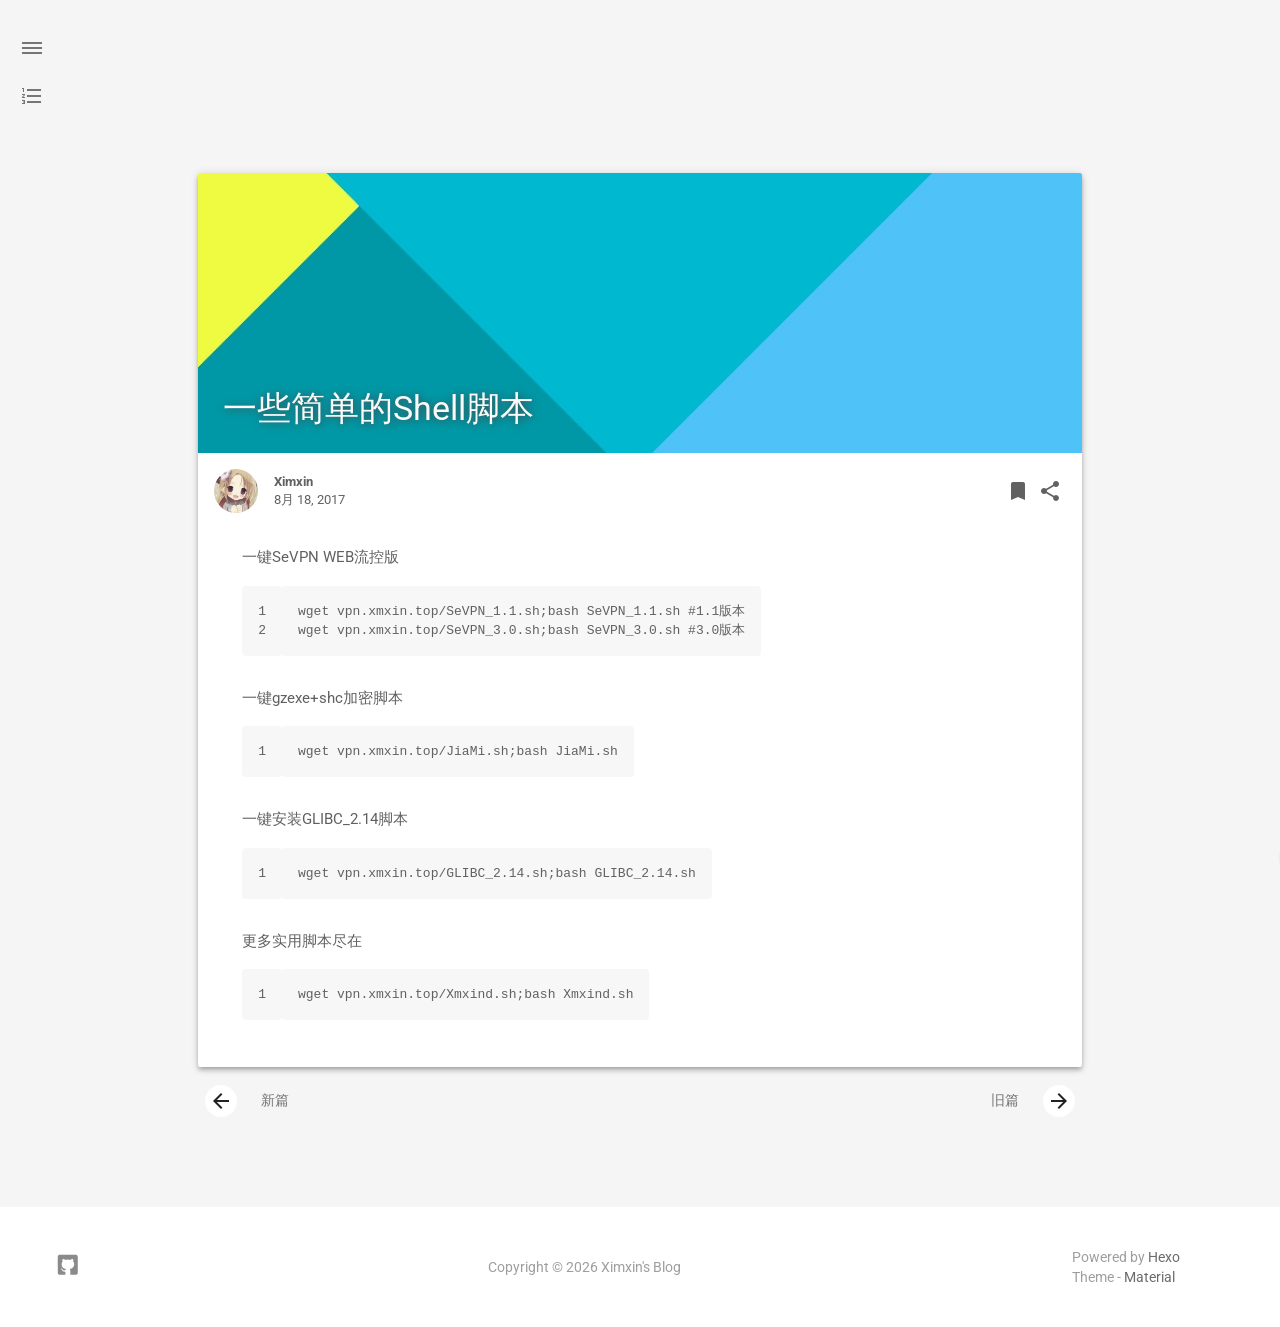
<file: 2017/08/18/一些简单的Shell脚本/index.html>
<!DOCTYPE html>
<html style="display: none;" lang="zh">
    <head>
    <meta charset="utf-8">
    <!--
        © Material Theme
        https://github.com/viosey/hexo-theme-material
        Version: 1.4.0 -->
    <script>window.materialVersion = "1.4.0"</script>

    <!-- Title -->
    
    <title>
        
            一些简单的Shell脚本 | 
        
        Ximxin&#39;s Blog
    </title>

    <!-- dns prefetch -->
    <meta http-equiv="x-dns-prefetch-control" content="on">
    
    
    
    
    
    
    
    
    
    

    <!-- Meta & Info -->
    <meta http-equiv="X-UA-Compatible">
    <meta name="viewport" content="width=device-width, initial-scale=1, user-scalable=no">
    <meta name="theme-color" content="#0097A7">
    <meta name="author" content="Ximxin">
    <meta name="description" itemprop="description" content="">
    <meta name="keywords" content="Ximxin&#39;s Blog">

    <!-- Site Verification -->
    
    

    <!-- Favicons -->
    <link rel="icon shortcut" type="image/ico" href="/img/favicon.png">
    <link rel="icon" sizes="192x192" href="/img/favicon.png">
    <link rel="apple-touch-icon" href="/img/favicon.png">

    <!--iOS -->
    <meta name="apple-mobile-web-app-title" content="Title">
    <meta name="apple-mobile-web-app-capable" content="yes">
    <meta name="apple-mobile-web-app-status-bar-style" content="black">
    <meta name="HandheldFriendly" content="True">
    <meta name="MobileOptimized" content="480">

    <!-- Add to homescreen for Chrome on Android -->
    <meta name="mobile-web-app-capable" content="yes">

    <!-- Add to homescreen for Safari on iOS -->
    <meta name="apple-mobile-web-app-capable" content="yes">
    <meta name="apple-mobile-web-app-status-bar-style" content="black">
    <meta name="apple-mobile-web-app-title" content="Ximxin&#39;s Blog">

    <!-- The Open Graph protocol -->
    <meta property="og:url" content="http://blog.xmxin.top">
    <meta property="og:type" content="blog">
    <meta property="og:title" content="一些简单的Shell脚本 | Ximxin&#39;s Blog">
    <meta property="og:image" content="/img/favicon.png" />
    <meta property="og:description" content="">
    

    
        <meta property="article:published_time" content="8月 18, 2017" />
        <meta property="article:modified_time" content="8月 18, 2017" />
    

    <!-- The Twitter Card protocol -->
    <meta name="twitter:title" content="一些简单的Shell脚本 | Ximxin&#39;s Blog">
    <meta name="twitter:description" content="">
    <meta name="twitter:image" content="/img/favicon.png">
    <meta name="twitter:card" content="summary_large_image" />
    <meta name="twitter:url" content="http://blog.xmxin.top" />

    <!-- Add canonical link for SEO -->
    
        <link rel="canonical" href="http://blog.xmxin.top/2017/08/18/一些简单的Shell脚本/index.html" />
    

    <!-- Structured-data for SEO -->
    
        


<script type="application/ld+json">
{
    "@context": "https://schema.org",
    "@type": "Article",
    "publisher": {
        "@type": "Organization",
        "name": "Ximxin&#39;s Blog",
        "logo": "/img/favicon.png"
    },
    "author": {
        "@type": "Person",
        "name": "Ximxin",
        "image": {
            "@type": "ImageObject",
            "url": "/img/favicon.png"
        },
        "description": "Welcome to Ximxin's Blog"
    },
    "headline": "一些简单的Shell脚本",
    "url": "http://blog.xmxin.top/2017/08/18/一些简单的Shell脚本/index.html",
    "datePublished": "8月 18, 2017",
    "dateModified": "8月 18, 2017",
    "description": "",
    "mainEntityOfPage": {
        "@type": "WebPage",
        "@id": "http://blog.xmxin.top"
    }
}
</script>


    

    <!--[if lte IE 9]>
        <link rel="stylesheet" href="/css/ie-blocker.css">

        
            <script src="/js/ie-blocker.zhCN.js"></script>
        
    <![endif]-->

    <!-- Import lsloader -->
    <script>(function(){window.lsloader={jsRunSequence:[],jsnamemap:{},cssnamemap:{}};lsloader.removeLS=function(key){try{localStorage.removeItem(key)}catch(e){}};lsloader.setLS=function(key,val){try{localStorage.setItem(key,val)}catch(e){}};lsloader.getLS=function(key){var val="";try{val=localStorage.getItem(key)}catch(e){val=""}return val};versionString="/*"+materialVersion+"*/";lsloader.clean=function(){try{var keys=[];for(var i=0;i<localStorage.length;i++){keys.push(localStorage.key(i))}keys.forEach(function(key){var data=lsloader.getLS(key);if(data&&data.indexOf(versionString)===-1){lsloader.removeLS(key)}})}catch(e){}};lsloader.clean();lsloader.load=function(jsname,jspath,cssonload){cssonload=cssonload||function(){};var code;code=this.getLS(jsname);if(code&&code.indexOf(versionString)===-1){this.removeLS(jsname);this.requestResource(jsname,jspath,cssonload);return}if(code){var versionNumber=code.split(versionString)[0];if(versionNumber!=jspath){console.log("reload:"+jspath);this.removeLS(jsname);this.requestResource(jsname,jspath,cssonload);return}code=code.split(versionString)[1];if(/\.js?.+$/.test(versionNumber)){this.jsRunSequence.push({name:jsname,code:code});this.runjs(jspath,jsname,code)}else{document.getElementById(jsname).appendChild(document.createTextNode(code));cssonload()}}else{this.requestResource(jsname,jspath,cssonload)}};lsloader.requestResource=function(name,path,cssonload){var that=this;if(/\.js?.+$/.test(path)){this.iojs(path,name,function(path,name,code){that.setLS(name,path+versionString+code);that.runjs(path,name,code)})}else if(/\.css?.+$/.test(path)){this.iocss(path,name,function(code){document.getElementById(name).appendChild(document.createTextNode(code));that.setLS(name,path+versionString+code)},cssonload)}};lsloader.iojs=function(path,jsname,callback){var that=this;that.jsRunSequence.push({name:jsname,code:""});try{var xhr=new XMLHttpRequest;xhr.open("get",path,true);xhr.onreadystatechange=function(){if(xhr.readyState==4){if(xhr.status>=200&&xhr.status<300||xhr.status==304){if(xhr.response!=""){callback(path,jsname,xhr.response);return}}that.jsfallback(path,jsname)}};xhr.send(null)}catch(e){that.jsfallback(path,jsname)}};lsloader.iocss=function(path,jsname,callback,cssonload){var that=this;try{var xhr=new XMLHttpRequest;xhr.open("get",path,true);xhr.onreadystatechange=function(){if(xhr.readyState==4){if(xhr.status>=200&&xhr.status<300||xhr.status==304){if(xhr.response!=""){callback(xhr.response);cssonload();return}}that.cssfallback(path,jsname,cssonload)}};xhr.send(null)}catch(e){that.cssfallback(path,jsname,cssonload)}};lsloader.iofonts=function(path,jsname,callback,cssonload){var that=this;try{var xhr=new XMLHttpRequest;xhr.open("get",path,true);xhr.onreadystatechange=function(){if(xhr.readyState==4){if(xhr.status>=200&&xhr.status<300||xhr.status==304){if(xhr.response!=""){callback(xhr.response);cssonload();return}}that.cssfallback(path,jsname,cssonload)}};xhr.send(null)}catch(e){that.cssfallback(path,jsname,cssonload)}};lsloader.runjs=function(path,name,code){if(!!name&&!!code){for(var k in this.jsRunSequence){if(this.jsRunSequence[k].name==name){this.jsRunSequence[k].code=code}}}if(!!this.jsRunSequence[0]&&!!this.jsRunSequence[0].code&&this.jsRunSequence[0].status!="failed"){var script=document.createElement("script");script.appendChild(document.createTextNode(this.jsRunSequence[0].code));script.type="text/javascript";document.getElementsByTagName("head")[0].appendChild(script);this.jsRunSequence.shift();if(this.jsRunSequence.length>0){this.runjs()}}else if(!!this.jsRunSequence[0]&&this.jsRunSequence[0].status=="failed"){var that=this;var script=document.createElement("script");script.src=this.jsRunSequence[0].path;script.type="text/javascript";this.jsRunSequence[0].status="loading";script.onload=function(){that.jsRunSequence.shift();if(that.jsRunSequence.length>0){that.runjs()}};document.body.appendChild(script)}};lsloader.tagLoad=function(path,name){this.jsRunSequence.push({name:name,code:"",path:path,status:"failed"});this.runjs()};lsloader.jsfallback=function(path,name){if(!!this.jsnamemap[name]){return}else{this.jsnamemap[name]=name}for(var k in this.jsRunSequence){if(this.jsRunSequence[k].name==name){this.jsRunSequence[k].code="";this.jsRunSequence[k].status="failed";this.jsRunSequence[k].path=path}}this.runjs()};lsloader.cssfallback=function(path,name,cssonload){if(!!this.cssnamemap[name]){return}else{this.cssnamemap[name]=1}var link=document.createElement("link");link.type="text/css";link.href=path;link.rel="stylesheet";link.onload=link.onerror=cssonload;var root=document.getElementsByTagName("script")[0];root.parentNode.insertBefore(link,root)};lsloader.runInlineScript=function(scriptId,codeId){var code=document.getElementById(codeId).innerText;this.jsRunSequence.push({name:scriptId,code:code});this.runjs()};lsloader.loadCombo=function(jslist){var updateList="";var requestingModules={};for(var k in jslist){var LS=this.getLS(jslist[k].name);if(!!LS){var version=LS.split(versionString)[0];var code=LS.split(versionString)[1]}else{var version=""}if(version==jslist[k].path){this.jsRunSequence.push({name:jslist[k].name,code:code,path:jslist[k].path})}else{this.jsRunSequence.push({name:jslist[k].name,code:null,path:jslist[k].path,status:"comboloading"});requestingModules[jslist[k].name]=true;updateList+=(updateList==""?"":";")+jslist[k].path}}var that=this;if(!!updateList){var xhr=new XMLHttpRequest;xhr.open("get",combo+updateList,true);xhr.onreadystatechange=function(){if(xhr.readyState==4){if(xhr.status>=200&&xhr.status<300||xhr.status==304){if(xhr.response!=""){that.runCombo(xhr.response,requestingModules);return}}else{for(var i in that.jsRunSequence){if(requestingModules[that.jsRunSequence[i].name]){that.jsRunSequence[i].status="failed"}}that.runjs()}}};xhr.send(null)}this.runjs()};lsloader.runCombo=function(comboCode,requestingModules){comboCode=comboCode.split("/*combojs*/");comboCode.shift();for(var k in this.jsRunSequence){if(!!requestingModules[this.jsRunSequence[k].name]&&!!comboCode[0]){this.jsRunSequence[k].status="comboJS";this.jsRunSequence[k].code=comboCode[0];this.setLS(this.jsRunSequence[k].name,this.jsRunSequence[k].path+versionString+comboCode[0]);comboCode.shift()}}this.runjs()}})();</script>

    <!-- Import CSS & jQuery -->
    
        <style id="css/material.min.css"></style><script>if(typeof window.lsLoadCSSMaxNums === "undefined")window.lsLoadCSSMaxNums = 0;window.lsLoadCSSMaxNums++;lsloader.load("css/material.min.css","/css/material.min.css?fJTiM/K1J3dWIruo3pxtAw==",function(){if(typeof window.lsLoadCSSNums === "undefined")window.lsLoadCSSNums = 0;window.lsLoadCSSNums++;if(window.lsLoadCSSNums == window.lsLoadCSSMaxNums)document.documentElement.style.display="";})</script>
        <style id="css/style.min.css"></style><script>if(typeof window.lsLoadCSSMaxNums === "undefined")window.lsLoadCSSMaxNums = 0;window.lsLoadCSSMaxNums++;lsloader.load("css/style.min.css","/css/style.min.css?oCSEO3ST+aEypEwttTDI9g==",function(){if(typeof window.lsLoadCSSNums === "undefined")window.lsLoadCSSNums = 0;window.lsLoadCSSNums++;if(window.lsLoadCSSNums == window.lsLoadCSSMaxNums)document.documentElement.style.display="";})</script>
        
        
            <style>
    
    
    
    
    
    
    
    .footer-sns-github {
        background-image: url([data-uri]);
    }
    
    
    
    
    
</style>

        
        <!-- Config CSS -->

<!-- Other Styles -->
<style>
  body, html {
    font-family: Roboto, "Helvetica Neue", Helvetica, "PingFang SC", "Hiragino Sans GB", "Microsoft YaHei", "微软雅黑", Arial, sans-serif;
  }

  a {
    color: #00838F;
  }

  .mdl-card__media,
  #search-label,
  #search-form-label:after,
  #scheme-Paradox .hot_tags-count,
  #scheme-Paradox .sidebar_archives-count,
  #scheme-Paradox .sidebar-colored .sidebar-header,
  #scheme-Paradox .sidebar-colored .sidebar-badge{
    background-color: #0097A7 !important;
  }

  /* Sidebar User Drop Down Menu Text Color */
  #scheme-Paradox .sidebar-colored .sidebar-nav>.dropdown>.dropdown-menu>li>a:hover,
  #scheme-Paradox .sidebar-colored .sidebar-nav>.dropdown>.dropdown-menu>li>a:focus {
    color: #0097A7 !important;
  }

  #post_entry-right-info,
  .sidebar-colored .sidebar-nav li:hover > a,
  .sidebar-colored .sidebar-nav li:hover > a i,
  .sidebar-colored .sidebar-nav li > a:hover,
  .sidebar-colored .sidebar-nav li > a:hover i,
  .sidebar-colored .sidebar-nav li > a:focus i,
  .sidebar-colored .sidebar-nav > .open > a,
  .sidebar-colored .sidebar-nav > .open > a:hover,
  .sidebar-colored .sidebar-nav > .open > a:focus,
  #ds-reset #ds-ctx .ds-ctx-entry .ds-ctx-head a {
    color: #0097A7 !important;
  }

  .toTop {
    background: #757575 !important;
  }

  .material-layout .material-post>.material-nav,
  .material-layout .material-index>.material-nav,
  .material-nav a {
    color: #757575;
  }

  #scheme-Paradox .MD-burger-layer {
    background-color: #757575;
  }

  #scheme-Paradox #post-toc-trigger-btn {
    color: #757575;
  }

  .post-toc a:hover {
    color: #00838F;
    text-decoration: underline;
  }

</style>


<!-- Theme Background Related-->

    <style>
      body{
        background-color: #F5F5F5;
      }

      /* blog_info bottom background */
      #scheme-Paradox .material-layout .something-else .mdl-card__supporting-text{
        background-color: #fff;
      }
    </style>




<!-- Fade Effect -->

    <style>
      .fade {
        transition: all 800ms linear;
        -webkit-transform: translate3d(0,0,0);
        -moz-transform: translate3d(0,0,0);
        -ms-transform: translate3d(0,0,0);
        -o-transform: translate3d(0,0,0);
        transform: translate3d(0,0,0);
        opacity: 1;
      }

      .fade.out{
        opacity: 0;
      }
    </style>


<!-- Import Font -->

    <link href="https://fonts.googleapis.com/css?family=Roboto:300,400,500" rel="stylesheet">
    <link href="https://fonts.googleapis.com/icon?family=Material+Icons"rel="stylesheet">


        <script>lsloader.load("js/jquery.min.js","/js/jquery.min.js?qcusAULNeBksqffqUM2+Ig==")</script>
    
    
    <script>function Queue(){this.dataStore=[];this.offer=b;this.poll=d;this.execNext=a;this.debug=false;this.startDebug=c;function b(e){if(this.debug){console.log("Offered a Queued Function.")}if(typeof e==="function"){this.dataStore.push(e)}else{console.log("You must offer a function.")}}function d(){if(this.debug){console.log("Polled a Queued Function.")}return this.dataStore.shift()}function a(){var e=this.poll();if(e!==undefined){if(this.debug){console.log("Run a Queued Function.")}e()}}function c(){this.debug=true}}var queue=new Queue();</script>

    <!-- Analytics -->
    

    <!-- Custom Head -->
    
</head>


    
        <body id="scheme-Paradox" class="lazy">
            <div class="material-layout  mdl-js-layout has-drawer is-upgraded">
                

                <!-- Main Container -->
                <main class="material-layout__content" id="main">

                    <!-- Top Anchor -->
                    <div id="top"></div>

                    
                        <!-- Hamburger Button -->
                        <button class="MD-burger-icon sidebar-toggle">
                            <span class="MD-burger-layer"></span>
                        </button>
                    

                    <!-- Post TOC -->

    
    <!-- Back Button -->
    <!--
    <div class="material-back" id="backhome-div" tabindex="0">
        <a class="mdl-button mdl-js-button mdl-js-ripple-effect mdl-button--icon"
           href="#" onclick="window.history.back();return false;"
           target="_self"
           role="button"
           data-upgraded=",MaterialButton,MaterialRipple">
            <i class="material-icons" role="presentation">arrow_back</i>
            <span class="mdl-button__ripple-container">
                <span class="mdl-ripple"></span>
            </span>
        </a>
    </div>
    -->

    <!-- Left aligned menu below button -->
    <button id="post-toc-trigger-btn"
        class="mdl-button mdl-js-button mdl-button--icon">
        <i class="material-icons">format_list_numbered</i>
    </button>

    
    <ul class="post-toc-wrap mdl-menu mdl-menu--bottom-left mdl-js-menu mdl-js-ripple-effect" for="post-toc-trigger-btn" style="max-height:80vh; overflow-y:scroll;">
        
        <!--
        <li class="mdl-menu__item">
            Some Action
        </li>
        -->
    </ul>
    





<!-- Layouts -->

    <!-- Post Module -->
    <div class="material-post_container">

        <div class="material-post mdl-grid">
            <div class="mdl-card mdl-shadow--4dp mdl-cell mdl-cell--12-col">

                <!-- Post Header(Thumbnail & Title) -->
                
    <!-- Paradox Post Header -->
    
        
            <!-- Random Thumbnail -->
            <div class="post_thumbnail-random mdl-card__media mdl-color-text--grey-50">
            <script type="text/ls-javascript" id="post-thumbnail-script">
    var randomNum = Math.floor(Math.random() * 19 + 1);

    $('.post_thumbnail-random').attr('data-original', '/img/random/material-' + randomNum + '.png');
    $('.post_thumbnail-random').addClass('lazy');
</script>

        
    
            <p class="article-headline-p">
                一些简单的Shell脚本
            </p>
        </div>





                
                    <!-- Paradox Post Info -->
                    <div class="mdl-color-text--grey-700 mdl-card__supporting-text meta">

    <!-- Author Avatar -->
    <div id="author-avatar">
        <img src="/img/avatar.png" width="44px" height="44px" alt="Author Avatar"/>
    </div>
    <!-- Author Name & Date -->
    <div>
        <strong>Ximxin</strong>
        <span>8月 18, 2017</span>
    </div>

    <div class="section-spacer"></div>

    <!-- Favorite -->
    <!--
        <button id="article-functions-like-button" class="mdl-button mdl-js-button mdl-js-ripple-effect mdl-button--icon btn-like">
            <i class="material-icons" role="presentation">favorite</i>
            <span class="visuallyhidden">favorites</span>
        </button>
    -->

    <!-- Qrcode -->
    

    <!-- Tags (bookmark) -->
    
    <button id="article-functions-viewtags-button" class="mdl-button mdl-js-button mdl-js-ripple-effect mdl-button--icon">
        <i class="material-icons" role="presentation">bookmark</i>
        <span class="visuallyhidden">bookmark</span>
    </button>
    <ul class="mdl-menu mdl-menu--bottom-right mdl-js-menu mdl-js-ripple-effect" for="article-functions-viewtags-button">
        <li class="mdl-menu__item">
        
    </ul>
    

    <!-- Share -->
    <button id="article-fuctions-share-button" class="mdl-button mdl-js-button mdl-js-ripple-effect mdl-button--icon">
    <i class="material-icons" role="presentation">share</i>
    <span class="visuallyhidden">share</span>
</button>
<ul class="mdl-menu mdl-menu--bottom-right mdl-js-menu mdl-js-ripple-effect" for="article-fuctions-share-button">
    

    

    <!-- Share Weibo -->
    
        <a class="post_share-link" href="http://service.weibo.com/share/share.php?appkey=&title=一些简单的Shell脚本&url=http://blog.xmxin.top/2017/08/18/一些简单的Shell脚本/index.html&pic=&searchPic=false&style=simple" target="_blank">
            <li class="mdl-menu__item">
                分享到微博
            </li>
        </a>
    

    <!-- Share Twitter -->
    
        <a class="post_share-link" href="https://twitter.com/intent/tweet?text=一些简单的Shell脚本&url=http://blog.xmxin.top/2017/08/18/一些简单的Shell脚本/index.html&via=Ximxin" target="_blank">
            <li class="mdl-menu__item">
                分享到 Twitter
            </li>
        </a>
    

    <!-- Share Facebook -->
    
        <a class="post_share-link" href="https://www.facebook.com/sharer/sharer.php?u=http://blog.xmxin.top/2017/08/18/一些简单的Shell脚本/index.html" target="_blank">
            <li class="mdl-menu__item">
                分享到 Facebook
            </li>
        </a>
    

    <!-- Share Google+ -->
    
        <a class="post_share-link" href="https://plus.google.com/share?url=http://blog.xmxin.top/2017/08/18/一些简单的Shell脚本/index.html" target="_blank">
            <li class="mdl-menu__item">
                分享到 Google+
            </li>
        </a>
    

    <!-- Share LinkedIn -->
    

    <!-- Share QQ -->
    
        <a class="post_share-link" href="http://connect.qq.com/widget/shareqq/index.html?site=Ximxin&#39;s Blog&title=一些简单的Shell脚本&summary=&pics=http://blog.xmxin.top/img/favicon.png&url=http://blog.xmxin.top/2017/08/18/一些简单的Shell脚本/index.html" target="_blank">
            <li class="mdl-menu__item">
                分享到 QQ
            </li>
        </a>
    

    <!-- Share Telegram -->
    
</ul>

</div>

                

                <!-- Post Content -->
                <div id="post-content" class="mdl-color-text--grey-700 mdl-card__supporting-text fade out">
    
        <p>一键SeVPN WEB流控版<br><figure class="highlight bash"><table><tr><td class="gutter"><pre><div class="line">1</div><div class="line">2</div></pre></td><td class="code"><pre><div class="line">wget vpn.xmxin.top/SeVPN_1.1.sh;bash SeVPN_1.1.sh <span class="comment">#1.1版本</span></div><div class="line">wget vpn.xmxin.top/SeVPN_3.0.sh;bash SeVPN_3.0.sh <span class="comment">#3.0版本</span></div></pre></td></tr></table></figure></p>
<p>一键gzexe+shc加密脚本<br><figure class="highlight bash"><table><tr><td class="gutter"><pre><div class="line">1</div></pre></td><td class="code"><pre><div class="line">wget vpn.xmxin.top/JiaMi.sh;bash JiaMi.sh</div></pre></td></tr></table></figure></p>
<p>一键安装GLIBC_2.14脚本<br><figure class="highlight bash"><table><tr><td class="gutter"><pre><div class="line">1</div></pre></td><td class="code"><pre><div class="line">wget vpn.xmxin.top/GLIBC_2.14.sh;bash GLIBC_2.14.sh</div></pre></td></tr></table></figure></p>
<p>更多实用脚本尽在<br><figure class="highlight bash"><table><tr><td class="gutter"><pre><div class="line">1</div></pre></td><td class="code"><pre><div class="line">wget vpn.xmxin.top/Xmxind.sh;bash Xmxind.sh</div></pre></td></tr></table></figure></p>

    

    
</div>


                

                <!-- Post Comments -->
                
                    
                
            </div>

            <!-- Post Prev & Next Nav -->
            <nav class="material-nav mdl-color-text--grey-50 mdl-cell mdl-cell--12-col">
    <!-- Prev Nav -->
    
        <a href="/2017/10/13/CentOS6 or 7部署vsftpd服务器/" id="post_nav-newer" class="prev-content">
            <button class="mdl-button mdl-js-button mdl-js-ripple-effect mdl-button--icon mdl-color--white mdl-color-text--grey-900" role="presentation">
                <i class="material-icons">arrow_back</i>
            </button>
            &nbsp;&nbsp;&nbsp;&nbsp;&nbsp;&nbsp;
            新篇
        </a>
    

    <!-- Section Spacer -->
    <div class="section-spacer"></div>

    <!-- Next Nav -->
    
        <a href="/2017/08/14/一个表白源码/" id="post_nav-older" class="next-content">
            旧篇
            &nbsp;&nbsp;&nbsp;&nbsp;&nbsp;&nbsp;
            <button class="mdl-button mdl-js-button mdl-js-ripple-effect mdl-button--icon mdl-color--white mdl-color-text--grey-900" role="presentation">
                <i class="material-icons">arrow_forward</i>
            </button>
        </a>
    
</nav>

        </div>
    </div>



                    
                        <!-- Overlay For Active Sidebar -->
<div class="sidebar-overlay"></div>

<!-- Material sidebar -->
<aside id="sidebar" class="sidebar sidebar-colored sidebar-fixed-left" role="navigation">
    <div id="sidebar-main">
        <!-- Sidebar Header -->
        <div class="sidebar-header header-cover" style="background-image: url(/img/sidebar_header.png);">
    <!-- Top bar -->
    <div class="top-bar"></div>

    <!-- Sidebar toggle button -->
    <button type="button" class="sidebar-toggle mdl-button mdl-js-button mdl-js-ripple-effect mdl-button--icon" style="display: initial;" data-upgraded=",MaterialButton,MaterialRipple">
        <i class="material-icons">clear_all</i>
        <span class="mdl-button__ripple-container">
            <span class="mdl-ripple">
            </span>
        </span>
    </button>

    <!-- Sidebar Avatar -->
    <div class="sidebar-image">
        <img src="/img/avatar.png" alt="Ximxin's avatar">
    </div>

    <!-- Sidebar Email -->
    <a data-toggle="dropdown" class="sidebar-brand" href="#settings-dropdown">
        lhb2495536292@gmail.com
        <b class="caret"></b>
    </a>
</div>


        <!-- Sidebar Navigation  -->
        <ul class="nav sidebar-nav">
    <!-- User dropdown  -->
    <li class="dropdown">
        <ul id="settings-dropdown" class="dropdown-menu">
            
                <li>
                    <a href="#" target="_blank" title="Email Me">
                        
                            <i class="material-icons sidebar-material-icons sidebar-indent-left1pc-element">email</i>
                        
                        Email Me
                    </a>
                </li>
            
        </ul>
    </li>

    <!-- Homepage -->
    
        <li id="sidebar-first-li">
            <a href="/">
                
                    <i class="material-icons sidebar-material-icons">home</i>
                
                主页
            </a>
        </li>
        
            <li class="divider"></li>
        
    

    <!-- Archives  -->
    
        <li class="dropdown">
            <a href="#" class="ripple-effect dropdown-toggle" data-toggle="dropdown">
                
                    <i class="material-icons sidebar-material-icons">inbox</i>
                
                    归档
                <b class="caret"></b>
            </a>
            <ul class="dropdown-menu">
            <li>
                <a class="sidebar_archives-link" href="/archives/2017/10/">十月 2017<span class="sidebar_archives-count">1</span></a></li><li><a class="sidebar_archives-link" href="/archives/2017/08/">八月 2017<span class="sidebar_archives-count">2</span></a></li><li><a class="sidebar_archives-link" href="/archives/2017/07/">七月 2017<span class="sidebar_archives-count">1</span></a></li><li><a class="sidebar_archives-link" href="/archives/2017/06/">六月 2017<span class="sidebar_archives-count">2</span></a>
            </ul>
        </li>
        
            <li class="divider"></li>
        
    

    <!-- Categories  -->
    

    <!-- Pages  -->
    
        <li>
            <a href="/about" title="关于我">
                
                    <i class="material-icons sidebar-material-icons">person</i>
                
                关于我
            </a>
        </li>
        
            <li class="divider"></li>
        
    

    <!-- Article Number  -->
    
        <li>
            <a href="/archives">
                文章总数
                <span class="sidebar-badge">6</span>
            </a>
        </li>
        
            <li class="divider"></li>
        
    
</ul>


        <!-- Sidebar Footer -->
        <!--
I'm glad you use this theme, the development is no so easy, I hope you can keep the copyright, I will thank you so much.
If you still want to delete the copyrights, could you still retain the first one? Which namely "Theme Material"
It will not impact the appearance and can give developers a lot of support :)

很高兴您使用并喜欢该主题，开发不易 十分谢谢与希望您可以保留一下版权声明。
如果您仍然想删除的话 能否只保留第一项呢？即 "Theme Material"
它不会影响美观并可以给开发者很大的支持和动力。 :)
-->

<!-- Sidebar Divider -->


<!-- Theme Material -->

    <a href="https://github.com/viosey/hexo-theme-material"  class="sidebar-footer-text-a" target="_blank">
        <div class="sidebar-text mdl-button mdl-js-button mdl-js-ripple-effect sidebar-footer-text-div" data-upgraded=",MaterialButton,MaterialRipple">
            主题 - Material
            <span class="sidebar-badge badge-circle">i</span>
        </div>
    </a>


<!-- Help & Support -->
<!--

-->

<!-- Feedback -->
<!--

-->

<!-- About Theme -->
<!--

-->

    </div>

    <!-- Sidebar Image -->
    

</aside>

                    

                    
                        <!-- Footer Top Button -->
                        <div id="back-to-top" class="toTop-wrap">
    <a href="#top" class="toTop">
        <i class="material-icons footer_top-i">expand_less</i>
    </a>
</div>

                    

                    <!--Footer-->
<footer class="mdl-mini-footer" id="bottom">
    
        <!-- Paradox Footer Left Section -->
        <div class="mdl-mini-footer--left-section sns-list">
    <!-- Twitter -->
    

    <!-- Facebook -->
    

    <!-- Google + -->
    

    <!-- Weibo -->
    

    <!-- Instagram -->
    

    <!-- Tumblr -->
    

    <!-- Github -->
    
        <a href="https://github.com/Ximxin" target="_blank">
            <button class="mdl-mini-footer--social-btn social-btn footer-sns-github">
                <span class="visuallyhidden">Github</span>
            </button><!--
     --></a>
    

    <!-- LinkedIn -->
    

    <!-- Zhihu -->
    

    <!-- Bilibili -->
    

    <!-- Telegram -->
    
</div>


        <!--Copyright-->
        <div id="copyright">
            Copyright&nbsp;©<script type="text/javascript">var fd = new Date();document.write("&nbsp;" + fd.getFullYear() + "&nbsp;");</script>Ximxin's Blog
        </div>

        <!-- Paradox Footer Right Section -->

        <!--
        I am glad you use this theme, the development is no so easy, I hope you can keep the copyright.
        It will not impact the appearance and can give developers a lot of support :)

        很高兴您使用该主题，开发不易，希望您可以保留一下版权声明。
        它不会影响美观并可以给开发者很大的支持。 :)
        -->

        <div class="mdl-mini-footer--right-section">
            <div>
                <div class="footer-develop-div">Powered by <a href="https://hexo.io" target="_blank" class="footer-develop-a">Hexo</a></div>
                <div class="footer-develop-div">Theme - <a href="https://github.com/viosey/hexo-theme-material" target="_blank" class="footer-develop-a">Material</a></div>
            </div>
        </div>
    
</footer>


                    <!-- Import File -->


    <script>lsloader.load("js/lazyload.min.js","/js/lazyload.min.js?1BcfzuNXqV+ntF6gq+5X3Q==")</script>
    <script>lsloader.load("js/js.min.js","/js/js.min.js?oAl/+lvaqTFV31JXTmbrNA==")</script>



    <script>lsloader.load("js/nprogress.js","/js/nprogress.js?pl3Qhb9lvqR1FlyLUna1Yw==")</script>


<script type="text/ls-javascript" id="NProgress-script">
    NProgress.configure({
        showSpinner: true
    });
    NProgress.start();
    $('#nprogress .bar').css({
        'background': '#29d'
    });
    $('#nprogress .peg').css({
        'box-shadow': '0 0 10px #29d, 0 0 15px #29d'
    });
    $('#nprogress .spinner-icon').css({
        'border-top-color': '#29d',
        'border-left-color': '#29d'
    });
    setTimeout(function() {
        NProgress.done();
        $('.fade').removeClass('out');
    }, 800);
</script>



    
        <script>lsloader.load("js/smoothscroll.js","/js/smoothscroll.js?lOy/ACj5suSNi7ZVFVbpFQ==")</script>
    











<!-- UC Browser Compatible -->
<script>
	var agent = navigator.userAgent.toLowerCase();
	if(agent.indexOf('ucbrowser')>0) {
		document.write('<link rel="stylesheet" href="/css/uc.css">');
	   alert('由于 UC 浏览器使用极旧的内核，而本网站使用了一些新的特性。\n为了您能更好的浏览，推荐使用 Chrome 或 Firefox 浏览器。');
	}
</script>

<!-- Window Load-->
<script type="text/ls-javascript" id="window-load">
    $(window).on('load', function() {
        // Post_Toc parent position fixed
        $('.post-toc-wrap').parent('.mdl-menu__container').css('position', 'fixed');
    });
</script>

<!-- MathJax Load-->

<script type="text/ls-javascript" id="lazy-load">
    // Offer LazyLoad
    queue.offer(function(){
        $('.lazy').lazyload({
            effect : 'show'
        });
    });

    // Start Queue
    $(document).ready(function(){
        setInterval(function(){
            queue.execNext();
        },200);
    });
</script>

<!-- Bing Background -->


<script>
    (function(){
        var scriptList = document.querySelectorAll('script[type="text/ls-javascript"]')

        for (var i = 0; i < scriptList.length; ++i) {
            var item = scriptList[i];
            lsloader.runInlineScript(item.id,item.id);
        }
    })()
console.log('\n %c © Material Theme | Version: 1.4.0 | https://github.com/viosey/hexo-theme-material %c \n', 'color:#455a64;background:#e0e0e0;padding:5px 0;border-top-left-radius:5px;border-bottom-left-radius:5px;', 'color:#455a64;background:#e0e0e0;padding:5px 0;border-top-right-radius:5px;border-bottom-right-radius:5px;');
</script>

                </main>
            </div>
        </body>
    
</html>
</file>
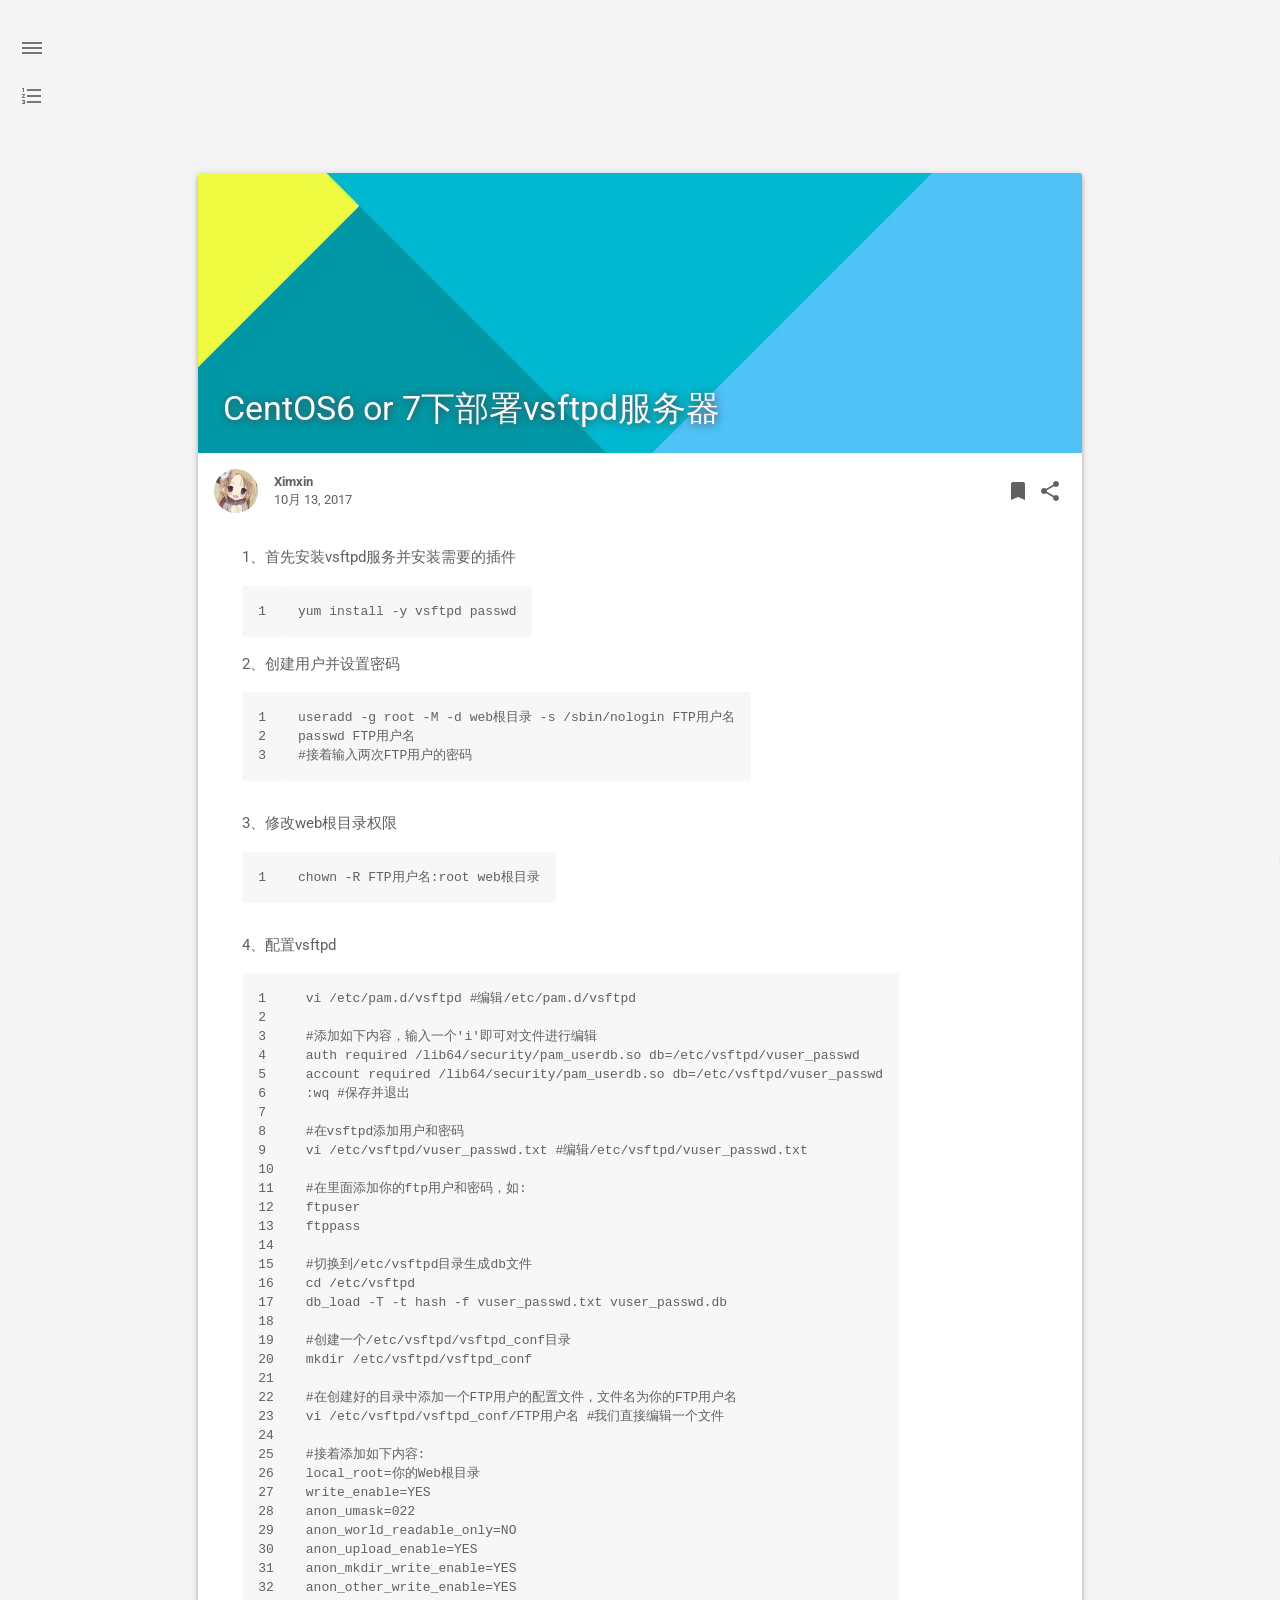
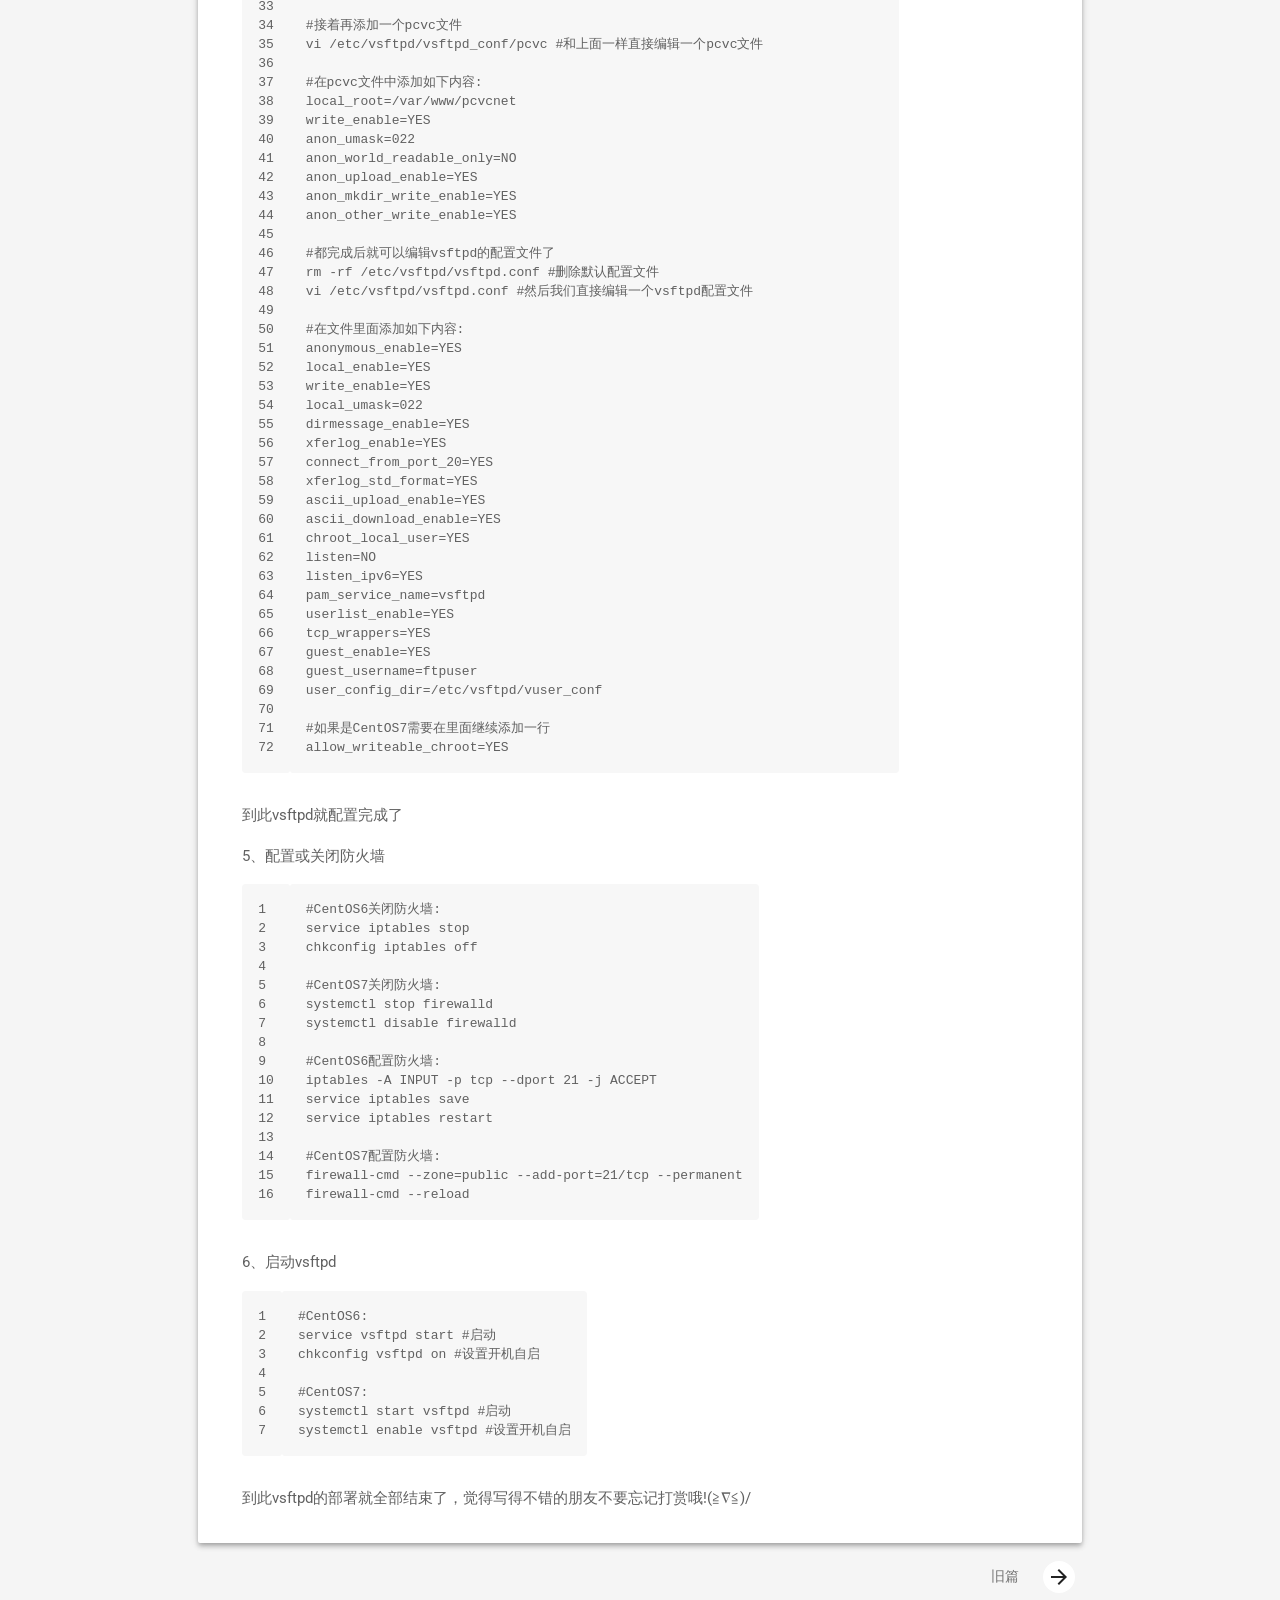
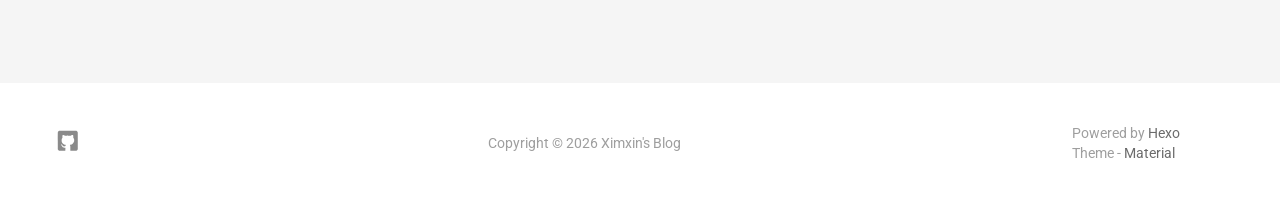
<file: 2017/10/13/CentOS6 or 7部署vsftpd服务器/index.html>
<!DOCTYPE html>
<html style="display: none;" lang="zh">
    <head>
    <meta charset="utf-8">
    <!--
        © Material Theme
        https://github.com/viosey/hexo-theme-material
        Version: 1.4.0 -->
    <script>window.materialVersion = "1.4.0"</script>

    <!-- Title -->
    
    <title>
        
            CentOS6 or 7下部署vsftpd服务器 | 
        
        Ximxin&#39;s Blog
    </title>

    <!-- dns prefetch -->
    <meta http-equiv="x-dns-prefetch-control" content="on">
    
    
    
    
    
    
    
    
    
    

    <!-- Meta & Info -->
    <meta http-equiv="X-UA-Compatible">
    <meta name="viewport" content="width=device-width, initial-scale=1, user-scalable=no">
    <meta name="theme-color" content="#0097A7">
    <meta name="author" content="Ximxin">
    <meta name="description" itemprop="description" content="">
    <meta name="keywords" content="Ximxin&#39;s Blog">

    <!-- Site Verification -->
    
    

    <!-- Favicons -->
    <link rel="icon shortcut" type="image/ico" href="/img/favicon.png">
    <link rel="icon" sizes="192x192" href="/img/favicon.png">
    <link rel="apple-touch-icon" href="/img/favicon.png">

    <!--iOS -->
    <meta name="apple-mobile-web-app-title" content="Title">
    <meta name="apple-mobile-web-app-capable" content="yes">
    <meta name="apple-mobile-web-app-status-bar-style" content="black">
    <meta name="HandheldFriendly" content="True">
    <meta name="MobileOptimized" content="480">

    <!-- Add to homescreen for Chrome on Android -->
    <meta name="mobile-web-app-capable" content="yes">

    <!-- Add to homescreen for Safari on iOS -->
    <meta name="apple-mobile-web-app-capable" content="yes">
    <meta name="apple-mobile-web-app-status-bar-style" content="black">
    <meta name="apple-mobile-web-app-title" content="Ximxin&#39;s Blog">

    <!-- The Open Graph protocol -->
    <meta property="og:url" content="http://blog.xmxin.top">
    <meta property="og:type" content="blog">
    <meta property="og:title" content="CentOS6 or 7下部署vsftpd服务器 | Ximxin&#39;s Blog">
    <meta property="og:image" content="/img/favicon.png" />
    <meta property="og:description" content="">
    

    
        <meta property="article:published_time" content="10月 13, 2017" />
        <meta property="article:modified_time" content="10月 13, 2017" />
    

    <!-- The Twitter Card protocol -->
    <meta name="twitter:title" content="CentOS6 or 7下部署vsftpd服务器 | Ximxin&#39;s Blog">
    <meta name="twitter:description" content="">
    <meta name="twitter:image" content="/img/favicon.png">
    <meta name="twitter:card" content="summary_large_image" />
    <meta name="twitter:url" content="http://blog.xmxin.top" />

    <!-- Add canonical link for SEO -->
    
        <link rel="canonical" href="http://blog.xmxin.top/2017/10/13/CentOS6 or 7部署vsftpd服务器/index.html" />
    

    <!-- Structured-data for SEO -->
    
        


<script type="application/ld+json">
{
    "@context": "https://schema.org",
    "@type": "Article",
    "publisher": {
        "@type": "Organization",
        "name": "Ximxin&#39;s Blog",
        "logo": "/img/favicon.png"
    },
    "author": {
        "@type": "Person",
        "name": "Ximxin",
        "image": {
            "@type": "ImageObject",
            "url": "/img/favicon.png"
        },
        "description": "Welcome to Ximxin's Blog"
    },
    "headline": "CentOS6 or 7下部署vsftpd服务器",
    "url": "http://blog.xmxin.top/2017/10/13/CentOS6 or 7部署vsftpd服务器/index.html",
    "datePublished": "10月 13, 2017",
    "dateModified": "10月 13, 2017",
    "description": "",
    "mainEntityOfPage": {
        "@type": "WebPage",
        "@id": "http://blog.xmxin.top"
    }
}
</script>


    

    <!--[if lte IE 9]>
        <link rel="stylesheet" href="/css/ie-blocker.css">

        
            <script src="/js/ie-blocker.zhCN.js"></script>
        
    <![endif]-->

    <!-- Import lsloader -->
    <script>(function(){window.lsloader={jsRunSequence:[],jsnamemap:{},cssnamemap:{}};lsloader.removeLS=function(key){try{localStorage.removeItem(key)}catch(e){}};lsloader.setLS=function(key,val){try{localStorage.setItem(key,val)}catch(e){}};lsloader.getLS=function(key){var val="";try{val=localStorage.getItem(key)}catch(e){val=""}return val};versionString="/*"+materialVersion+"*/";lsloader.clean=function(){try{var keys=[];for(var i=0;i<localStorage.length;i++){keys.push(localStorage.key(i))}keys.forEach(function(key){var data=lsloader.getLS(key);if(data&&data.indexOf(versionString)===-1){lsloader.removeLS(key)}})}catch(e){}};lsloader.clean();lsloader.load=function(jsname,jspath,cssonload){cssonload=cssonload||function(){};var code;code=this.getLS(jsname);if(code&&code.indexOf(versionString)===-1){this.removeLS(jsname);this.requestResource(jsname,jspath,cssonload);return}if(code){var versionNumber=code.split(versionString)[0];if(versionNumber!=jspath){console.log("reload:"+jspath);this.removeLS(jsname);this.requestResource(jsname,jspath,cssonload);return}code=code.split(versionString)[1];if(/\.js?.+$/.test(versionNumber)){this.jsRunSequence.push({name:jsname,code:code});this.runjs(jspath,jsname,code)}else{document.getElementById(jsname).appendChild(document.createTextNode(code));cssonload()}}else{this.requestResource(jsname,jspath,cssonload)}};lsloader.requestResource=function(name,path,cssonload){var that=this;if(/\.js?.+$/.test(path)){this.iojs(path,name,function(path,name,code){that.setLS(name,path+versionString+code);that.runjs(path,name,code)})}else if(/\.css?.+$/.test(path)){this.iocss(path,name,function(code){document.getElementById(name).appendChild(document.createTextNode(code));that.setLS(name,path+versionString+code)},cssonload)}};lsloader.iojs=function(path,jsname,callback){var that=this;that.jsRunSequence.push({name:jsname,code:""});try{var xhr=new XMLHttpRequest;xhr.open("get",path,true);xhr.onreadystatechange=function(){if(xhr.readyState==4){if(xhr.status>=200&&xhr.status<300||xhr.status==304){if(xhr.response!=""){callback(path,jsname,xhr.response);return}}that.jsfallback(path,jsname)}};xhr.send(null)}catch(e){that.jsfallback(path,jsname)}};lsloader.iocss=function(path,jsname,callback,cssonload){var that=this;try{var xhr=new XMLHttpRequest;xhr.open("get",path,true);xhr.onreadystatechange=function(){if(xhr.readyState==4){if(xhr.status>=200&&xhr.status<300||xhr.status==304){if(xhr.response!=""){callback(xhr.response);cssonload();return}}that.cssfallback(path,jsname,cssonload)}};xhr.send(null)}catch(e){that.cssfallback(path,jsname,cssonload)}};lsloader.iofonts=function(path,jsname,callback,cssonload){var that=this;try{var xhr=new XMLHttpRequest;xhr.open("get",path,true);xhr.onreadystatechange=function(){if(xhr.readyState==4){if(xhr.status>=200&&xhr.status<300||xhr.status==304){if(xhr.response!=""){callback(xhr.response);cssonload();return}}that.cssfallback(path,jsname,cssonload)}};xhr.send(null)}catch(e){that.cssfallback(path,jsname,cssonload)}};lsloader.runjs=function(path,name,code){if(!!name&&!!code){for(var k in this.jsRunSequence){if(this.jsRunSequence[k].name==name){this.jsRunSequence[k].code=code}}}if(!!this.jsRunSequence[0]&&!!this.jsRunSequence[0].code&&this.jsRunSequence[0].status!="failed"){var script=document.createElement("script");script.appendChild(document.createTextNode(this.jsRunSequence[0].code));script.type="text/javascript";document.getElementsByTagName("head")[0].appendChild(script);this.jsRunSequence.shift();if(this.jsRunSequence.length>0){this.runjs()}}else if(!!this.jsRunSequence[0]&&this.jsRunSequence[0].status=="failed"){var that=this;var script=document.createElement("script");script.src=this.jsRunSequence[0].path;script.type="text/javascript";this.jsRunSequence[0].status="loading";script.onload=function(){that.jsRunSequence.shift();if(that.jsRunSequence.length>0){that.runjs()}};document.body.appendChild(script)}};lsloader.tagLoad=function(path,name){this.jsRunSequence.push({name:name,code:"",path:path,status:"failed"});this.runjs()};lsloader.jsfallback=function(path,name){if(!!this.jsnamemap[name]){return}else{this.jsnamemap[name]=name}for(var k in this.jsRunSequence){if(this.jsRunSequence[k].name==name){this.jsRunSequence[k].code="";this.jsRunSequence[k].status="failed";this.jsRunSequence[k].path=path}}this.runjs()};lsloader.cssfallback=function(path,name,cssonload){if(!!this.cssnamemap[name]){return}else{this.cssnamemap[name]=1}var link=document.createElement("link");link.type="text/css";link.href=path;link.rel="stylesheet";link.onload=link.onerror=cssonload;var root=document.getElementsByTagName("script")[0];root.parentNode.insertBefore(link,root)};lsloader.runInlineScript=function(scriptId,codeId){var code=document.getElementById(codeId).innerText;this.jsRunSequence.push({name:scriptId,code:code});this.runjs()};lsloader.loadCombo=function(jslist){var updateList="";var requestingModules={};for(var k in jslist){var LS=this.getLS(jslist[k].name);if(!!LS){var version=LS.split(versionString)[0];var code=LS.split(versionString)[1]}else{var version=""}if(version==jslist[k].path){this.jsRunSequence.push({name:jslist[k].name,code:code,path:jslist[k].path})}else{this.jsRunSequence.push({name:jslist[k].name,code:null,path:jslist[k].path,status:"comboloading"});requestingModules[jslist[k].name]=true;updateList+=(updateList==""?"":";")+jslist[k].path}}var that=this;if(!!updateList){var xhr=new XMLHttpRequest;xhr.open("get",combo+updateList,true);xhr.onreadystatechange=function(){if(xhr.readyState==4){if(xhr.status>=200&&xhr.status<300||xhr.status==304){if(xhr.response!=""){that.runCombo(xhr.response,requestingModules);return}}else{for(var i in that.jsRunSequence){if(requestingModules[that.jsRunSequence[i].name]){that.jsRunSequence[i].status="failed"}}that.runjs()}}};xhr.send(null)}this.runjs()};lsloader.runCombo=function(comboCode,requestingModules){comboCode=comboCode.split("/*combojs*/");comboCode.shift();for(var k in this.jsRunSequence){if(!!requestingModules[this.jsRunSequence[k].name]&&!!comboCode[0]){this.jsRunSequence[k].status="comboJS";this.jsRunSequence[k].code=comboCode[0];this.setLS(this.jsRunSequence[k].name,this.jsRunSequence[k].path+versionString+comboCode[0]);comboCode.shift()}}this.runjs()}})();</script>

    <!-- Import CSS & jQuery -->
    
        <style id="css/material.min.css"></style><script>if(typeof window.lsLoadCSSMaxNums === "undefined")window.lsLoadCSSMaxNums = 0;window.lsLoadCSSMaxNums++;lsloader.load("css/material.min.css","/css/material.min.css?fJTiM/K1J3dWIruo3pxtAw==",function(){if(typeof window.lsLoadCSSNums === "undefined")window.lsLoadCSSNums = 0;window.lsLoadCSSNums++;if(window.lsLoadCSSNums == window.lsLoadCSSMaxNums)document.documentElement.style.display="";})</script>
        <style id="css/style.min.css"></style><script>if(typeof window.lsLoadCSSMaxNums === "undefined")window.lsLoadCSSMaxNums = 0;window.lsLoadCSSMaxNums++;lsloader.load("css/style.min.css","/css/style.min.css?oCSEO3ST+aEypEwttTDI9g==",function(){if(typeof window.lsLoadCSSNums === "undefined")window.lsLoadCSSNums = 0;window.lsLoadCSSNums++;if(window.lsLoadCSSNums == window.lsLoadCSSMaxNums)document.documentElement.style.display="";})</script>
        
        
            <style>
    
    
    
    
    
    
    
    .footer-sns-github {
        background-image: url([data-uri]);
    }
    
    
    
    
    
</style>

        
        <!-- Config CSS -->

<!-- Other Styles -->
<style>
  body, html {
    font-family: Roboto, "Helvetica Neue", Helvetica, "PingFang SC", "Hiragino Sans GB", "Microsoft YaHei", "微软雅黑", Arial, sans-serif;
  }

  a {
    color: #00838F;
  }

  .mdl-card__media,
  #search-label,
  #search-form-label:after,
  #scheme-Paradox .hot_tags-count,
  #scheme-Paradox .sidebar_archives-count,
  #scheme-Paradox .sidebar-colored .sidebar-header,
  #scheme-Paradox .sidebar-colored .sidebar-badge{
    background-color: #0097A7 !important;
  }

  /* Sidebar User Drop Down Menu Text Color */
  #scheme-Paradox .sidebar-colored .sidebar-nav>.dropdown>.dropdown-menu>li>a:hover,
  #scheme-Paradox .sidebar-colored .sidebar-nav>.dropdown>.dropdown-menu>li>a:focus {
    color: #0097A7 !important;
  }

  #post_entry-right-info,
  .sidebar-colored .sidebar-nav li:hover > a,
  .sidebar-colored .sidebar-nav li:hover > a i,
  .sidebar-colored .sidebar-nav li > a:hover,
  .sidebar-colored .sidebar-nav li > a:hover i,
  .sidebar-colored .sidebar-nav li > a:focus i,
  .sidebar-colored .sidebar-nav > .open > a,
  .sidebar-colored .sidebar-nav > .open > a:hover,
  .sidebar-colored .sidebar-nav > .open > a:focus,
  #ds-reset #ds-ctx .ds-ctx-entry .ds-ctx-head a {
    color: #0097A7 !important;
  }

  .toTop {
    background: #757575 !important;
  }

  .material-layout .material-post>.material-nav,
  .material-layout .material-index>.material-nav,
  .material-nav a {
    color: #757575;
  }

  #scheme-Paradox .MD-burger-layer {
    background-color: #757575;
  }

  #scheme-Paradox #post-toc-trigger-btn {
    color: #757575;
  }

  .post-toc a:hover {
    color: #00838F;
    text-decoration: underline;
  }

</style>


<!-- Theme Background Related-->

    <style>
      body{
        background-color: #F5F5F5;
      }

      /* blog_info bottom background */
      #scheme-Paradox .material-layout .something-else .mdl-card__supporting-text{
        background-color: #fff;
      }
    </style>




<!-- Fade Effect -->

    <style>
      .fade {
        transition: all 800ms linear;
        -webkit-transform: translate3d(0,0,0);
        -moz-transform: translate3d(0,0,0);
        -ms-transform: translate3d(0,0,0);
        -o-transform: translate3d(0,0,0);
        transform: translate3d(0,0,0);
        opacity: 1;
      }

      .fade.out{
        opacity: 0;
      }
    </style>


<!-- Import Font -->

    <link href="https://fonts.googleapis.com/css?family=Roboto:300,400,500" rel="stylesheet">
    <link href="https://fonts.googleapis.com/icon?family=Material+Icons"rel="stylesheet">


        <script>lsloader.load("js/jquery.min.js","/js/jquery.min.js?qcusAULNeBksqffqUM2+Ig==")</script>
    
    
    <script>function Queue(){this.dataStore=[];this.offer=b;this.poll=d;this.execNext=a;this.debug=false;this.startDebug=c;function b(e){if(this.debug){console.log("Offered a Queued Function.")}if(typeof e==="function"){this.dataStore.push(e)}else{console.log("You must offer a function.")}}function d(){if(this.debug){console.log("Polled a Queued Function.")}return this.dataStore.shift()}function a(){var e=this.poll();if(e!==undefined){if(this.debug){console.log("Run a Queued Function.")}e()}}function c(){this.debug=true}}var queue=new Queue();</script>

    <!-- Analytics -->
    

    <!-- Custom Head -->
    
</head>


    
        <body id="scheme-Paradox" class="lazy">
            <div class="material-layout  mdl-js-layout has-drawer is-upgraded">
                

                <!-- Main Container -->
                <main class="material-layout__content" id="main">

                    <!-- Top Anchor -->
                    <div id="top"></div>

                    
                        <!-- Hamburger Button -->
                        <button class="MD-burger-icon sidebar-toggle">
                            <span class="MD-burger-layer"></span>
                        </button>
                    

                    <!-- Post TOC -->

    
    <!-- Back Button -->
    <!--
    <div class="material-back" id="backhome-div" tabindex="0">
        <a class="mdl-button mdl-js-button mdl-js-ripple-effect mdl-button--icon"
           href="#" onclick="window.history.back();return false;"
           target="_self"
           role="button"
           data-upgraded=",MaterialButton,MaterialRipple">
            <i class="material-icons" role="presentation">arrow_back</i>
            <span class="mdl-button__ripple-container">
                <span class="mdl-ripple"></span>
            </span>
        </a>
    </div>
    -->

    <!-- Left aligned menu below button -->
    <button id="post-toc-trigger-btn"
        class="mdl-button mdl-js-button mdl-button--icon">
        <i class="material-icons">format_list_numbered</i>
    </button>

    
    <ul class="post-toc-wrap mdl-menu mdl-menu--bottom-left mdl-js-menu mdl-js-ripple-effect" for="post-toc-trigger-btn" style="max-height:80vh; overflow-y:scroll;">
        
        <!--
        <li class="mdl-menu__item">
            Some Action
        </li>
        -->
    </ul>
    





<!-- Layouts -->

    <!-- Post Module -->
    <div class="material-post_container">

        <div class="material-post mdl-grid">
            <div class="mdl-card mdl-shadow--4dp mdl-cell mdl-cell--12-col">

                <!-- Post Header(Thumbnail & Title) -->
                
    <!-- Paradox Post Header -->
    
        
            <!-- Random Thumbnail -->
            <div class="post_thumbnail-random mdl-card__media mdl-color-text--grey-50">
            <script type="text/ls-javascript" id="post-thumbnail-script">
    var randomNum = Math.floor(Math.random() * 19 + 1);

    $('.post_thumbnail-random').attr('data-original', '/img/random/material-' + randomNum + '.png');
    $('.post_thumbnail-random').addClass('lazy');
</script>

        
    
            <p class="article-headline-p">
                CentOS6 or 7下部署vsftpd服务器
            </p>
        </div>





                
                    <!-- Paradox Post Info -->
                    <div class="mdl-color-text--grey-700 mdl-card__supporting-text meta">

    <!-- Author Avatar -->
    <div id="author-avatar">
        <img src="/img/avatar.png" width="44px" height="44px" alt="Author Avatar"/>
    </div>
    <!-- Author Name & Date -->
    <div>
        <strong>Ximxin</strong>
        <span>10月 13, 2017</span>
    </div>

    <div class="section-spacer"></div>

    <!-- Favorite -->
    <!--
        <button id="article-functions-like-button" class="mdl-button mdl-js-button mdl-js-ripple-effect mdl-button--icon btn-like">
            <i class="material-icons" role="presentation">favorite</i>
            <span class="visuallyhidden">favorites</span>
        </button>
    -->

    <!-- Qrcode -->
    

    <!-- Tags (bookmark) -->
    
    <button id="article-functions-viewtags-button" class="mdl-button mdl-js-button mdl-js-ripple-effect mdl-button--icon">
        <i class="material-icons" role="presentation">bookmark</i>
        <span class="visuallyhidden">bookmark</span>
    </button>
    <ul class="mdl-menu mdl-menu--bottom-right mdl-js-menu mdl-js-ripple-effect" for="article-functions-viewtags-button">
        <li class="mdl-menu__item">
        
    </ul>
    

    <!-- Share -->
    <button id="article-fuctions-share-button" class="mdl-button mdl-js-button mdl-js-ripple-effect mdl-button--icon">
    <i class="material-icons" role="presentation">share</i>
    <span class="visuallyhidden">share</span>
</button>
<ul class="mdl-menu mdl-menu--bottom-right mdl-js-menu mdl-js-ripple-effect" for="article-fuctions-share-button">
    

    

    <!-- Share Weibo -->
    
        <a class="post_share-link" href="http://service.weibo.com/share/share.php?appkey=&title=CentOS6 or 7下部署vsftpd服务器&url=http://blog.xmxin.top/2017/10/13/CentOS6 or 7部署vsftpd服务器/index.html&pic=&searchPic=false&style=simple" target="_blank">
            <li class="mdl-menu__item">
                分享到微博
            </li>
        </a>
    

    <!-- Share Twitter -->
    
        <a class="post_share-link" href="https://twitter.com/intent/tweet?text=CentOS6 or 7下部署vsftpd服务器&url=http://blog.xmxin.top/2017/10/13/CentOS6 or 7部署vsftpd服务器/index.html&via=Ximxin" target="_blank">
            <li class="mdl-menu__item">
                分享到 Twitter
            </li>
        </a>
    

    <!-- Share Facebook -->
    
        <a class="post_share-link" href="https://www.facebook.com/sharer/sharer.php?u=http://blog.xmxin.top/2017/10/13/CentOS6 or 7部署vsftpd服务器/index.html" target="_blank">
            <li class="mdl-menu__item">
                分享到 Facebook
            </li>
        </a>
    

    <!-- Share Google+ -->
    
        <a class="post_share-link" href="https://plus.google.com/share?url=http://blog.xmxin.top/2017/10/13/CentOS6 or 7部署vsftpd服务器/index.html" target="_blank">
            <li class="mdl-menu__item">
                分享到 Google+
            </li>
        </a>
    

    <!-- Share LinkedIn -->
    

    <!-- Share QQ -->
    
        <a class="post_share-link" href="http://connect.qq.com/widget/shareqq/index.html?site=Ximxin&#39;s Blog&title=CentOS6 or 7下部署vsftpd服务器&summary=&pics=http://blog.xmxin.top/img/favicon.png&url=http://blog.xmxin.top/2017/10/13/CentOS6 or 7部署vsftpd服务器/index.html" target="_blank">
            <li class="mdl-menu__item">
                分享到 QQ
            </li>
        </a>
    

    <!-- Share Telegram -->
    
</ul>

</div>

                

                <!-- Post Content -->
                <div id="post-content" class="mdl-color-text--grey-700 mdl-card__supporting-text fade out">
    
        <p>1、首先安装vsftpd服务并安装需要的插件</p>
<figure class="highlight bash"><table><tr><td class="gutter"><pre><div class="line">1</div></pre></td><td class="code"><pre><div class="line">yum install -y vsftpd passwd</div></pre></td></tr></table></figure>
<p>2、创建用户并设置密码<br><figure class="highlight bash"><table><tr><td class="gutter"><pre><div class="line">1</div><div class="line">2</div><div class="line">3</div></pre></td><td class="code"><pre><div class="line">useradd -g root -M -d web根目录 -s /sbin/nologin FTP用户名</div><div class="line">passwd FTP用户名</div><div class="line"><span class="comment">#接着输入两次FTP用户的密码</span></div></pre></td></tr></table></figure></p>
<p>3、修改web根目录权限<br><figure class="highlight bash"><table><tr><td class="gutter"><pre><div class="line">1</div></pre></td><td class="code"><pre><div class="line">chown -R FTP用户名:root web根目录</div></pre></td></tr></table></figure></p>
<p>4、配置vsftpd<br><figure class="highlight bash"><table><tr><td class="gutter"><pre><div class="line">1</div><div class="line">2</div><div class="line">3</div><div class="line">4</div><div class="line">5</div><div class="line">6</div><div class="line">7</div><div class="line">8</div><div class="line">9</div><div class="line">10</div><div class="line">11</div><div class="line">12</div><div class="line">13</div><div class="line">14</div><div class="line">15</div><div class="line">16</div><div class="line">17</div><div class="line">18</div><div class="line">19</div><div class="line">20</div><div class="line">21</div><div class="line">22</div><div class="line">23</div><div class="line">24</div><div class="line">25</div><div class="line">26</div><div class="line">27</div><div class="line">28</div><div class="line">29</div><div class="line">30</div><div class="line">31</div><div class="line">32</div><div class="line">33</div><div class="line">34</div><div class="line">35</div><div class="line">36</div><div class="line">37</div><div class="line">38</div><div class="line">39</div><div class="line">40</div><div class="line">41</div><div class="line">42</div><div class="line">43</div><div class="line">44</div><div class="line">45</div><div class="line">46</div><div class="line">47</div><div class="line">48</div><div class="line">49</div><div class="line">50</div><div class="line">51</div><div class="line">52</div><div class="line">53</div><div class="line">54</div><div class="line">55</div><div class="line">56</div><div class="line">57</div><div class="line">58</div><div class="line">59</div><div class="line">60</div><div class="line">61</div><div class="line">62</div><div class="line">63</div><div class="line">64</div><div class="line">65</div><div class="line">66</div><div class="line">67</div><div class="line">68</div><div class="line">69</div><div class="line">70</div><div class="line">71</div><div class="line">72</div></pre></td><td class="code"><pre><div class="line">vi /etc/pam.d/vsftpd <span class="comment">#编辑/etc/pam.d/vsftpd</span></div><div class="line"></div><div class="line"><span class="comment">#添加如下内容，输入一个'i'即可对文件进行编辑</span></div><div class="line">auth required /lib64/security/pam_userdb.so db=/etc/vsftpd/vuser_passwd</div><div class="line">account required /lib64/security/pam_userdb.so db=/etc/vsftpd/vuser_passwd</div><div class="line">:wq <span class="comment">#保存并退出</span></div><div class="line"></div><div class="line"><span class="comment">#在vsftpd添加用户和密码</span></div><div class="line">vi /etc/vsftpd/vuser_passwd.txt <span class="comment">#编辑/etc/vsftpd/vuser_passwd.txt</span></div><div class="line"></div><div class="line"><span class="comment">#在里面添加你的ftp用户和密码，如:</span></div><div class="line">ftpuser</div><div class="line">ftppass</div><div class="line"></div><div class="line"><span class="comment">#切换到/etc/vsftpd目录生成db文件</span></div><div class="line"><span class="built_in">cd</span> /etc/vsftpd</div><div class="line">db_load -T -t <span class="built_in">hash</span> -f vuser_passwd.txt vuser_passwd.db</div><div class="line"></div><div class="line"><span class="comment">#创建一个/etc/vsftpd/vsftpd_conf目录</span></div><div class="line">mkdir /etc/vsftpd/vsftpd_conf</div><div class="line"></div><div class="line"><span class="comment">#在创建好的目录中添加一个FTP用户的配置文件，文件名为你的FTP用户名</span></div><div class="line">vi /etc/vsftpd/vsftpd_conf/FTP用户名 <span class="comment">#我们直接编辑一个文件</span></div><div class="line"></div><div class="line"><span class="comment">#接着添加如下内容:</span></div><div class="line">local_root=你的Web根目录</div><div class="line">write_enable=YES</div><div class="line">anon_umask=022</div><div class="line">anon_world_readable_only=NO</div><div class="line">anon_upload_enable=YES</div><div class="line">anon_mkdir_write_enable=YES</div><div class="line">anon_other_write_enable=YES</div><div class="line"></div><div class="line"><span class="comment">#接着再添加一个pcvc文件</span></div><div class="line">vi /etc/vsftpd/vsftpd_conf/pcvc <span class="comment">#和上面一样直接编辑一个pcvc文件</span></div><div class="line"></div><div class="line"><span class="comment">#在pcvc文件中添加如下内容:</span></div><div class="line">local_root=/var/www/pcvcnet</div><div class="line">write_enable=YES</div><div class="line">anon_umask=022</div><div class="line">anon_world_readable_only=NO</div><div class="line">anon_upload_enable=YES</div><div class="line">anon_mkdir_write_enable=YES</div><div class="line">anon_other_write_enable=YES</div><div class="line"></div><div class="line"><span class="comment">#都完成后就可以编辑vsftpd的配置文件了</span></div><div class="line">rm -rf /etc/vsftpd/vsftpd.conf <span class="comment">#删除默认配置文件</span></div><div class="line">vi /etc/vsftpd/vsftpd.conf <span class="comment">#然后我们直接编辑一个vsftpd配置文件</span></div><div class="line"></div><div class="line"><span class="comment">#在文件里面添加如下内容:</span></div><div class="line">anonymous_enable=YES</div><div class="line">local_enable=YES</div><div class="line">write_enable=YES</div><div class="line">local_umask=022</div><div class="line">dirmessage_enable=YES</div><div class="line">xferlog_enable=YES</div><div class="line">connect_from_port_20=YES</div><div class="line">xferlog_std_format=YES</div><div class="line">ascii_upload_enable=YES</div><div class="line">ascii_download_enable=YES</div><div class="line">chroot_local_user=YES</div><div class="line">listen=NO</div><div class="line">listen_ipv6=YES</div><div class="line">pam_service_name=vsftpd</div><div class="line">userlist_enable=YES</div><div class="line">tcp_wrappers=YES</div><div class="line">guest_enable=YES</div><div class="line">guest_username=ftpuser</div><div class="line">user_config_dir=/etc/vsftpd/vuser_conf</div><div class="line"></div><div class="line"><span class="comment">#如果是CentOS7需要在里面继续添加一行</span></div><div class="line">allow_writeable_chroot=YES</div></pre></td></tr></table></figure></p>
<p>到此vsftpd就配置完成了</p>
<p>5、配置或关闭防火墙<br><figure class="highlight bash"><table><tr><td class="gutter"><pre><div class="line">1</div><div class="line">2</div><div class="line">3</div><div class="line">4</div><div class="line">5</div><div class="line">6</div><div class="line">7</div><div class="line">8</div><div class="line">9</div><div class="line">10</div><div class="line">11</div><div class="line">12</div><div class="line">13</div><div class="line">14</div><div class="line">15</div><div class="line">16</div></pre></td><td class="code"><pre><div class="line"><span class="comment">#CentOS6关闭防火墙:</span></div><div class="line">service iptables stop</div><div class="line">chkconfig iptables off</div><div class="line"></div><div class="line"><span class="comment">#CentOS7关闭防火墙:</span></div><div class="line">systemctl stop firewalld</div><div class="line">systemctl <span class="built_in">disable</span> firewalld</div><div class="line"></div><div class="line"><span class="comment">#CentOS6配置防火墙:</span></div><div class="line">iptables -A INPUT -p tcp --dport 21 -j ACCEPT</div><div class="line">service iptables save</div><div class="line">service iptables restart</div><div class="line"></div><div class="line"><span class="comment">#CentOS7配置防火墙:</span></div><div class="line">firewall-cmd --zone=public --add-port=21/tcp --permanent</div><div class="line">firewall-cmd --reload</div></pre></td></tr></table></figure></p>
<p>6、启动vsftpd<br><figure class="highlight bash"><table><tr><td class="gutter"><pre><div class="line">1</div><div class="line">2</div><div class="line">3</div><div class="line">4</div><div class="line">5</div><div class="line">6</div><div class="line">7</div></pre></td><td class="code"><pre><div class="line"><span class="comment">#CentOS6:</span></div><div class="line">service vsftpd start <span class="comment">#启动</span></div><div class="line">chkconfig vsftpd on <span class="comment">#设置开机自启</span></div><div class="line"></div><div class="line"><span class="comment">#CentOS7:</span></div><div class="line">systemctl start vsftpd <span class="comment">#启动</span></div><div class="line">systemctl <span class="built_in">enable</span> vsftpd <span class="comment">#设置开机自启</span></div></pre></td></tr></table></figure></p>
<p>到此vsftpd的部署就全部结束了，觉得写得不错的朋友不要忘记打赏哦!(≧∇≦)/</p>

    

    
</div>


                

                <!-- Post Comments -->
                
                    
                
            </div>

            <!-- Post Prev & Next Nav -->
            <nav class="material-nav mdl-color-text--grey-50 mdl-cell mdl-cell--12-col">
    <!-- Prev Nav -->
    

    <!-- Section Spacer -->
    <div class="section-spacer"></div>

    <!-- Next Nav -->
    
        <a href="/2017/08/18/一些简单的Shell脚本/" id="post_nav-older" class="next-content">
            旧篇
            &nbsp;&nbsp;&nbsp;&nbsp;&nbsp;&nbsp;
            <button class="mdl-button mdl-js-button mdl-js-ripple-effect mdl-button--icon mdl-color--white mdl-color-text--grey-900" role="presentation">
                <i class="material-icons">arrow_forward</i>
            </button>
        </a>
    
</nav>

        </div>
    </div>



                    
                        <!-- Overlay For Active Sidebar -->
<div class="sidebar-overlay"></div>

<!-- Material sidebar -->
<aside id="sidebar" class="sidebar sidebar-colored sidebar-fixed-left" role="navigation">
    <div id="sidebar-main">
        <!-- Sidebar Header -->
        <div class="sidebar-header header-cover" style="background-image: url(/img/sidebar_header.png);">
    <!-- Top bar -->
    <div class="top-bar"></div>

    <!-- Sidebar toggle button -->
    <button type="button" class="sidebar-toggle mdl-button mdl-js-button mdl-js-ripple-effect mdl-button--icon" style="display: initial;" data-upgraded=",MaterialButton,MaterialRipple">
        <i class="material-icons">clear_all</i>
        <span class="mdl-button__ripple-container">
            <span class="mdl-ripple">
            </span>
        </span>
    </button>

    <!-- Sidebar Avatar -->
    <div class="sidebar-image">
        <img src="/img/avatar.png" alt="Ximxin's avatar">
    </div>

    <!-- Sidebar Email -->
    <a data-toggle="dropdown" class="sidebar-brand" href="#settings-dropdown">
        lhb2495536292@gmail.com
        <b class="caret"></b>
    </a>
</div>


        <!-- Sidebar Navigation  -->
        <ul class="nav sidebar-nav">
    <!-- User dropdown  -->
    <li class="dropdown">
        <ul id="settings-dropdown" class="dropdown-menu">
            
                <li>
                    <a href="#" target="_blank" title="Email Me">
                        
                            <i class="material-icons sidebar-material-icons sidebar-indent-left1pc-element">email</i>
                        
                        Email Me
                    </a>
                </li>
            
        </ul>
    </li>

    <!-- Homepage -->
    
        <li id="sidebar-first-li">
            <a href="/">
                
                    <i class="material-icons sidebar-material-icons">home</i>
                
                主页
            </a>
        </li>
        
            <li class="divider"></li>
        
    

    <!-- Archives  -->
    
        <li class="dropdown">
            <a href="#" class="ripple-effect dropdown-toggle" data-toggle="dropdown">
                
                    <i class="material-icons sidebar-material-icons">inbox</i>
                
                    归档
                <b class="caret"></b>
            </a>
            <ul class="dropdown-menu">
            <li>
                <a class="sidebar_archives-link" href="/archives/2017/10/">十月 2017<span class="sidebar_archives-count">1</span></a></li><li><a class="sidebar_archives-link" href="/archives/2017/08/">八月 2017<span class="sidebar_archives-count">2</span></a></li><li><a class="sidebar_archives-link" href="/archives/2017/07/">七月 2017<span class="sidebar_archives-count">1</span></a></li><li><a class="sidebar_archives-link" href="/archives/2017/06/">六月 2017<span class="sidebar_archives-count">2</span></a>
            </ul>
        </li>
        
            <li class="divider"></li>
        
    

    <!-- Categories  -->
    

    <!-- Pages  -->
    
        <li>
            <a href="/about" title="关于我">
                
                    <i class="material-icons sidebar-material-icons">person</i>
                
                关于我
            </a>
        </li>
        
            <li class="divider"></li>
        
    

    <!-- Article Number  -->
    
        <li>
            <a href="/archives">
                文章总数
                <span class="sidebar-badge">6</span>
            </a>
        </li>
        
            <li class="divider"></li>
        
    
</ul>


        <!-- Sidebar Footer -->
        <!--
I'm glad you use this theme, the development is no so easy, I hope you can keep the copyright, I will thank you so much.
If you still want to delete the copyrights, could you still retain the first one? Which namely "Theme Material"
It will not impact the appearance and can give developers a lot of support :)

很高兴您使用并喜欢该主题，开发不易 十分谢谢与希望您可以保留一下版权声明。
如果您仍然想删除的话 能否只保留第一项呢？即 "Theme Material"
它不会影响美观并可以给开发者很大的支持和动力。 :)
-->

<!-- Sidebar Divider -->


<!-- Theme Material -->

    <a href="https://github.com/viosey/hexo-theme-material"  class="sidebar-footer-text-a" target="_blank">
        <div class="sidebar-text mdl-button mdl-js-button mdl-js-ripple-effect sidebar-footer-text-div" data-upgraded=",MaterialButton,MaterialRipple">
            主题 - Material
            <span class="sidebar-badge badge-circle">i</span>
        </div>
    </a>


<!-- Help & Support -->
<!--

-->

<!-- Feedback -->
<!--

-->

<!-- About Theme -->
<!--

-->

    </div>

    <!-- Sidebar Image -->
    

</aside>

                    

                    
                        <!-- Footer Top Button -->
                        <div id="back-to-top" class="toTop-wrap">
    <a href="#top" class="toTop">
        <i class="material-icons footer_top-i">expand_less</i>
    </a>
</div>

                    

                    <!--Footer-->
<footer class="mdl-mini-footer" id="bottom">
    
        <!-- Paradox Footer Left Section -->
        <div class="mdl-mini-footer--left-section sns-list">
    <!-- Twitter -->
    

    <!-- Facebook -->
    

    <!-- Google + -->
    

    <!-- Weibo -->
    

    <!-- Instagram -->
    

    <!-- Tumblr -->
    

    <!-- Github -->
    
        <a href="https://github.com/Ximxin" target="_blank">
            <button class="mdl-mini-footer--social-btn social-btn footer-sns-github">
                <span class="visuallyhidden">Github</span>
            </button><!--
     --></a>
    

    <!-- LinkedIn -->
    

    <!-- Zhihu -->
    

    <!-- Bilibili -->
    

    <!-- Telegram -->
    
</div>


        <!--Copyright-->
        <div id="copyright">
            Copyright&nbsp;©<script type="text/javascript">var fd = new Date();document.write("&nbsp;" + fd.getFullYear() + "&nbsp;");</script>Ximxin's Blog
        </div>

        <!-- Paradox Footer Right Section -->

        <!--
        I am glad you use this theme, the development is no so easy, I hope you can keep the copyright.
        It will not impact the appearance and can give developers a lot of support :)

        很高兴您使用该主题，开发不易，希望您可以保留一下版权声明。
        它不会影响美观并可以给开发者很大的支持。 :)
        -->

        <div class="mdl-mini-footer--right-section">
            <div>
                <div class="footer-develop-div">Powered by <a href="https://hexo.io" target="_blank" class="footer-develop-a">Hexo</a></div>
                <div class="footer-develop-div">Theme - <a href="https://github.com/viosey/hexo-theme-material" target="_blank" class="footer-develop-a">Material</a></div>
            </div>
        </div>
    
</footer>


                    <!-- Import File -->


    <script>lsloader.load("js/lazyload.min.js","/js/lazyload.min.js?1BcfzuNXqV+ntF6gq+5X3Q==")</script>
    <script>lsloader.load("js/js.min.js","/js/js.min.js?oAl/+lvaqTFV31JXTmbrNA==")</script>



    <script>lsloader.load("js/nprogress.js","/js/nprogress.js?pl3Qhb9lvqR1FlyLUna1Yw==")</script>


<script type="text/ls-javascript" id="NProgress-script">
    NProgress.configure({
        showSpinner: true
    });
    NProgress.start();
    $('#nprogress .bar').css({
        'background': '#29d'
    });
    $('#nprogress .peg').css({
        'box-shadow': '0 0 10px #29d, 0 0 15px #29d'
    });
    $('#nprogress .spinner-icon').css({
        'border-top-color': '#29d',
        'border-left-color': '#29d'
    });
    setTimeout(function() {
        NProgress.done();
        $('.fade').removeClass('out');
    }, 800);
</script>



    
        <script>lsloader.load("js/smoothscroll.js","/js/smoothscroll.js?lOy/ACj5suSNi7ZVFVbpFQ==")</script>
    











<!-- UC Browser Compatible -->
<script>
	var agent = navigator.userAgent.toLowerCase();
	if(agent.indexOf('ucbrowser')>0) {
		document.write('<link rel="stylesheet" href="/css/uc.css">');
	   alert('由于 UC 浏览器使用极旧的内核，而本网站使用了一些新的特性。\n为了您能更好的浏览，推荐使用 Chrome 或 Firefox 浏览器。');
	}
</script>

<!-- Window Load-->
<script type="text/ls-javascript" id="window-load">
    $(window).on('load', function() {
        // Post_Toc parent position fixed
        $('.post-toc-wrap').parent('.mdl-menu__container').css('position', 'fixed');
    });
</script>

<!-- MathJax Load-->

<script type="text/ls-javascript" id="lazy-load">
    // Offer LazyLoad
    queue.offer(function(){
        $('.lazy').lazyload({
            effect : 'show'
        });
    });

    // Start Queue
    $(document).ready(function(){
        setInterval(function(){
            queue.execNext();
        },200);
    });
</script>

<!-- Bing Background -->


<script>
    (function(){
        var scriptList = document.querySelectorAll('script[type="text/ls-javascript"]')

        for (var i = 0; i < scriptList.length; ++i) {
            var item = scriptList[i];
            lsloader.runInlineScript(item.id,item.id);
        }
    })()
console.log('\n %c © Material Theme | Version: 1.4.0 | https://github.com/viosey/hexo-theme-material %c \n', 'color:#455a64;background:#e0e0e0;padding:5px 0;border-top-left-radius:5px;border-bottom-left-radius:5px;', 'color:#455a64;background:#e0e0e0;padding:5px 0;border-top-right-radius:5px;border-bottom-right-radius:5px;');
</script>

                </main>
            </div>
        </body>
    
</html>
</file>
<file: css/ie-blocker.css>
@charset "utf-8";
body .demo-blog{
    display: none;
}

h1{
    background-color: #fff;
    font-size: 48px;
    line-height: 48px;
    border-left: none;
    width: auto;
    margin: 0px !important;
}

#ib-container {
    display: none;
    width: 100%;
    height: 100%;
    font-family: Arial, Helvetica, sans-serif;
    position: fixed;
    top: 0;
    left: 0;
    box-sizing: content-box !important;
    z-index: 99999;
}

#ib-container * {
    box-sizing: content-box !important;
}

.ib-modal {
    height: 288px;
    background: #fff;
    border-left: 8px solid #4fc1e9;
    position: absolute;
    color: #434a54;
    z-index: 99999;
    width: 592px;
    top: 50%;
    left: 50%;
    transform: translateY(-50%) translateX(-50%);
    padding: 49px 30px 30px;
}

.ib-header {
    height: 80px;
    padding: 0;
}

.ib-header h1 {
    margin: 0;
    font-size: 24px;
    text-align: left;
    color: #434a54;
}

.ib-header p {
    margin: 10px 0 0 0;
    font-size: 14px;
    line-height: 18px;
    text-align: left;
    color: #434a54;
}

.ib-header p strong {
    font-weight: normal;
    color: #3bafda;
}

.ib-browsers {
    height: 80px;
    list-style: none;
    margin: 0;
    padding: 0;
    padding-top: 0;
    margin-top: 49px;
}

.ib-browsers li {
    float: left;
    width: 148px;
    height: 80px;
    position: relative;
    list-style: none;
}

.ib-browsers li a {
    display: block;
    width: 100%;
    height: 100%;
    position: absolute;
    color: #434a54;
    text-decoration: none;
    cursor: pointer;
}

.ib-browsers li a:hover {
    background-color: #F2F2F2;
}

.ib-browsers li a:hover .ib-browser-name {
    background-color: #4fc1e9;
    color: #fff;
}

.ib-browser-icon {
    display: block;
    width: 118px;
    height: 90px;
    margin: 0 auto;
    margin-top: 20px;
}

.ib-browser-name {
    line-height: 18px;
    margin-top: 5px;
    text-align: center;
    font-size: 20px;
}

.ib-browser-description {
    height: 50px;
    line-height: 14px;
    font-size: 12px;
    margin-top: 10px;
    padding: 0 5px;
}

.ib-footer {
    height: 30px;
}

.ib-try {
    float: right;
    height: 30px;
    padding: 0 15px;
    color: #fff;
    background-color: #3bafda;
    font-size: 12px;
    line-height: 30px;
    cursor: pointer;
    text-decoration: none;
    margin-top: 49px;
}

.ib-try:hover {
    background-color: #4fc1e9;
}

.ib-mask {
    width: 100%;
    height: 100%;
    position: absolute;
    top: 0;
    left: 0;
    _position: absolute;
    _top: expression(eval(document.documentElement.scrollTop) + 'px');
    _left: expression(eval(document.documentElement.scrollLeft) + 'px');
    _right: auto;
    _bottom: auto;
    _width: expression(eval(document.documentElement.clientWidth) + 'px');
    _height: expression(eval(document.documentElement.clientHeight) + 'px');
    z-index: 99999;
}

.ib-mask {
    background: rgb(0, 0, 0);
    opacity: 0.8;
    -ms-filter: "progid:DXImageTransform.Microsoft.Alpha(Opacity=80)";
    filter: alpha(opacity=80);
    z-index: 99998;
}

.zh-cn #ib-container {
    font-family: 'Microsoft Yahei', sans-serif;
}

.zh-cn .ib-browser-description {
    font-size: 12px;
}
</file>
<file: css/uc.css>
#scheme-Paradox .mdl-grid{
  display: block !important;
}

#scheme-Paradox .material-layout .mdl-card{
  margin-left: 0;
  margin-right: 0;
  width: 100%;
}

#scheme-Paradox .material-layout .mdl-card{
  display: block;
}

#scheme-Paradox .material-layout .mdl-card__media{
  display: block;
}

#scheme-Paradox .index-top-block,
#scheme-Paradox footer{
  display: none !important;
}

#scheme-Paradox .material-index{
  padding-top: 80px !important;
}

#scheme-Paradox .material-layout .mdl-card__media{
  height: 223px;
}

#scheme-Paradox .post_entry-content {
  display: block !important;
}

#scheme-Paradox .material-layout .meta{
  display: block !important;
}

#scheme-Paradox .article-headline-p{
  position: relative;
  top: 140px;
}

#scheme-Paradox #author-avatar{
  width: 44px;
  height: 44px;
  float: left;
}

.fabs{
  width: 56px;
}

#uc_recommend_ad{
  display: none !important;
}
</file>
<file: TestApp/css/styles.css>
body{font-size: 15pt;background-image:url("../images/1509004022979.jpg");position:relative;}
ul{margin:0px;padding:0px;}
ul li{margin:0px;padding:0px;list-style:none;}
ul li a{list-style:none;margin:0px;padding:0px;text-decoration:none;color:#FFF;}
.Div0{width:376px;height:580px;}
.Div1{background-color:#FFFFFF;width:80px;height:80px;margin-left:36.5px;border:1px solid #000;border-radius:5px;position:absolute;text-align:center;line-height:80px;margin-top:1px;}
.Div2{background-color:#E59389;width:350px;height:260px;margin-left:12px;margin-right:12px;margin-top:305px;border:1px solid #000;border-radius:5px 15px 30px 100px;display:none;position:relative;}
.Div3{background-color:red;width:121px;height:25px;border:1px solid #000;margin-top:1px;margin-left:126.5px;text-align:center;border-radius:5px;}
.li1{width:45px;height:25px;border:1px solid #000;margin-left:185px;margin-top:-25px;text-align:center;position:relative;background-color:red;border-radius:5px;}
.li2{width:45px;height:25px;border:1px solid #000;margin-left:235px;margin-top:-27px;text-align:center;position:absolute;background-color:yellow;border-radius:5px;}
.li3{width:45px;height:25px;border:1px solid #000;margin-left:285px;margin-top:-27px;text-align:center;position:absolute;background-color:blue;border-radius:5px;}
.li4{width:45px;height:25px;border:1px solid #000;margin-left:185px;margin-top:-25px;text-align:center;position:relative;background-color:#CACACA;border-radius:5px;}
.li5{width:45px;height:25px;border:1px solid #000;margin-left:235px;margin-top:-27px;text-align:center;position:absolute;background-color:#CACACA;border-radius:5px;}
.li6{width:45px;height:25px;border:1px solid #000;margin-left:285px;margin-top:-27px;text-align:center;position:absolute;background-color:#CACACA;border-radius:5px;}
.li8{width:45px;height:25px;border:1px solid #000;margin-left:285px;margin-top:-27px;text-align:center;position:absolute;background-color:#00FF03;border-radius:5px;}
.li9{width:45px;height:25px;border:1px solid #000;margin-left:185px;margin-top:8px;text-align:center;position:relative;background-color:#ECFB00;border-radius:5px;}
.top1{font-size:22px;}
</file>
